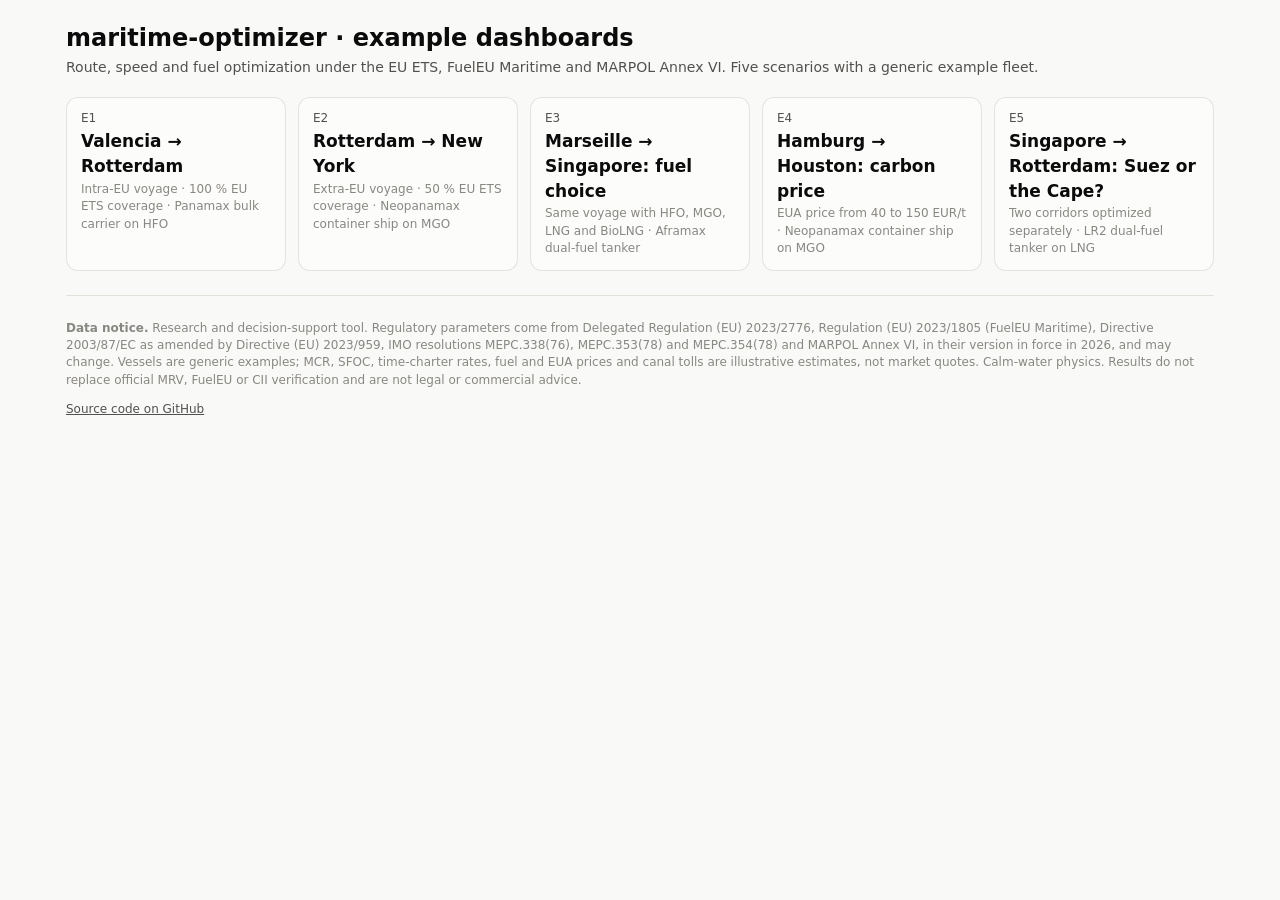
<file: examples/dashboards/index.html>
<!doctype html>
<html lang="en"><head><meta charset="utf-8"><meta name="viewport" content="width=device-width,initial-scale=1">
<title>maritime-optimizer dashboards</title><style>
:root{color-scheme:light;--page:#f9f9f7;--surface:#fcfcfb;--ink:#0b0b0b;--ink2:#52514e;--muted:#898781;
--grid:#e1e0d9;--border:rgba(11,11,11,0.10);--good:#0ca30c;--bad:#d03b3b;--warn:#ec835a}
@media (prefers-color-scheme:dark){:root:where(:not([data-theme="light"])){color-scheme:dark;
--page:#0d0d0d;--surface:#1a1a19;--ink:#f0efec;--ink2:#c3c2b7;--muted:#898781;--grid:#2c2c2a;--border:rgba(255,255,255,0.10)}}
:root[data-theme="dark"]{color-scheme:dark;--page:#0d0d0d;--surface:#1a1a19;--ink:#f0efec;--ink2:#c3c2b7;
--muted:#898781;--grid:#2c2c2a;--border:rgba(255,255,255,0.10)}
*{box-sizing:border-box}
body{margin:0;background:var(--page);color:var(--ink);font:14px/1.45 system-ui,-apple-system,"Segoe UI",sans-serif}
.wrap{max-width:1180px;margin:0 auto;padding:24px 16px 40px}
header{display:flex;flex-wrap:wrap;gap:12px;align-items:flex-start;justify-content:space-between}
h1{font-size:24px;line-height:1.2;margin:0 0 4px;font-weight:650}
.sub{color:var(--ink2);margin:0}
nav{display:flex;gap:6px;flex-wrap:wrap;align-items:center}
nav a,nav button{font:inherit;font-size:13px;color:var(--ink2);text-decoration:none;padding:4px 10px;
border:1px solid var(--border);border-radius:999px;background:var(--surface);cursor:pointer}
nav a[aria-current]{color:var(--ink);font-weight:600;border-color:var(--ink2)}
.tiles{display:grid;grid-template-columns:repeat(auto-fit,minmax(126px,1fr));gap:12px;margin:20px 0}
.tile{background:var(--surface);border:1px solid var(--border);border-radius:12px;padding:12px 14px}
.tile .label{color:var(--ink2);font-size:12px}
.tile .value{font-size:22px;font-weight:600;margin-top:2px}
.tile.hero{grid-column:span 2}
.tile.hero .value{font-size:34px}
.tile .note{color:var(--muted);font-size:12px;margin-top:2px}
.status{display:inline-flex;align-items:center;gap:6px}
.status i{font-style:normal;width:18px;height:18px;border-radius:50%;display:inline-grid;place-items:center;
color:#fff;font-size:12px;font-weight:700}
.status.good i{background:var(--good)} .status.bad i{background:var(--bad)}
.grid{display:grid;grid-template-columns:repeat(auto-fit,minmax(min(100%,520px),1fr));gap:16px}
.card{background:var(--surface);border:1px solid var(--border);border-radius:12px;padding:14px 16px;min-width:0}
.card.wide{grid-column:1/-1}
.card .plotly-graph-div{width:100%!important;max-width:100%}
.card h2{font-size:15px;margin:0 0 2px;font-weight:600}
.card p.cap{color:var(--ink2);margin:0 0 8px;font-size:13px}
details{margin-top:6px}
summary{cursor:pointer;color:var(--ink2);font-size:12px}
table{border-collapse:collapse;width:100%;margin-top:6px;font-size:12px;font-variant-numeric:tabular-nums}
th,td{text-align:right;padding:4px 6px;border-bottom:1px solid var(--grid)}
th:first-child,td:first-child{text-align:left}
th{color:var(--ink2);font-weight:600}
.tablewrap{overflow-x:auto}
footer{margin-top:24px;color:var(--muted);font-size:12px;border-top:1px solid var(--grid);padding-top:12px}
footer a{color:var(--ink2)}

a.tile{color:inherit;text-decoration:none} a.tile:hover{border-color:var(--ink2)}</style></head>
<body><div class="wrap"><h1>maritime-optimizer · example dashboards</h1>
<p class="sub">Route, speed and fuel optimization under the EU ETS, FuelEU Maritime and MARPOL Annex VI.
Five scenarios with a generic example fleet.</p>
<div class="tiles" style="grid-template-columns:repeat(auto-fit,minmax(220px,1fr))"><a class="tile" href="e1.html"><div class="label">E1</div><div class="value" style="font-size:17px">Valencia → Rotterdam</div><div class="note">Intra-EU voyage · 100 % EU ETS coverage · Panamax bulk carrier on HFO</div></a><a class="tile" href="e2.html"><div class="label">E2</div><div class="value" style="font-size:17px">Rotterdam → New York</div><div class="note">Extra-EU voyage · 50 % EU ETS coverage · Neopanamax container ship on MGO</div></a><a class="tile" href="e3.html"><div class="label">E3</div><div class="value" style="font-size:17px">Marseille → Singapore: fuel choice</div><div class="note">Same voyage with HFO, MGO, LNG and BioLNG · Aframax dual-fuel tanker</div></a><a class="tile" href="e4.html"><div class="label">E4</div><div class="value" style="font-size:17px">Hamburg → Houston: carbon price</div><div class="note">EUA price from 40 to 150 EUR/t · Neopanamax container ship on MGO</div></a><a class="tile" href="e5.html"><div class="label">E5</div><div class="value" style="font-size:17px">Singapore → Rotterdam: Suez or the Cape?</div><div class="note">Two corridors optimized separately · LR2 dual-fuel tanker on LNG</div></a></div>
<footer><p><strong>Data notice.</strong> Research and decision-support tool. Regulatory parameters come from Delegated Regulation (EU) 2023/2776, Regulation (EU) 2023/1805 (FuelEU Maritime), Directive 2003/87/EC as amended by Directive (EU) 2023/959, IMO resolutions MEPC.338(76), MEPC.353(78) and MEPC.354(78) and MARPOL Annex VI, in their version in force in 2026, and may change. Vessels are generic examples; MCR, SFOC, time-charter rates, fuel and EUA prices and canal tolls are illustrative estimates, not market quotes. Calm-water physics. Results do not replace official MRV, FuelEU or CII verification and are not legal or commercial advice.</p>
<p><a href="https://github.com/alejandrovinuesa/maritime-optimizer">Source code on GitHub</a></p></footer>
</div></body></html>
</file>
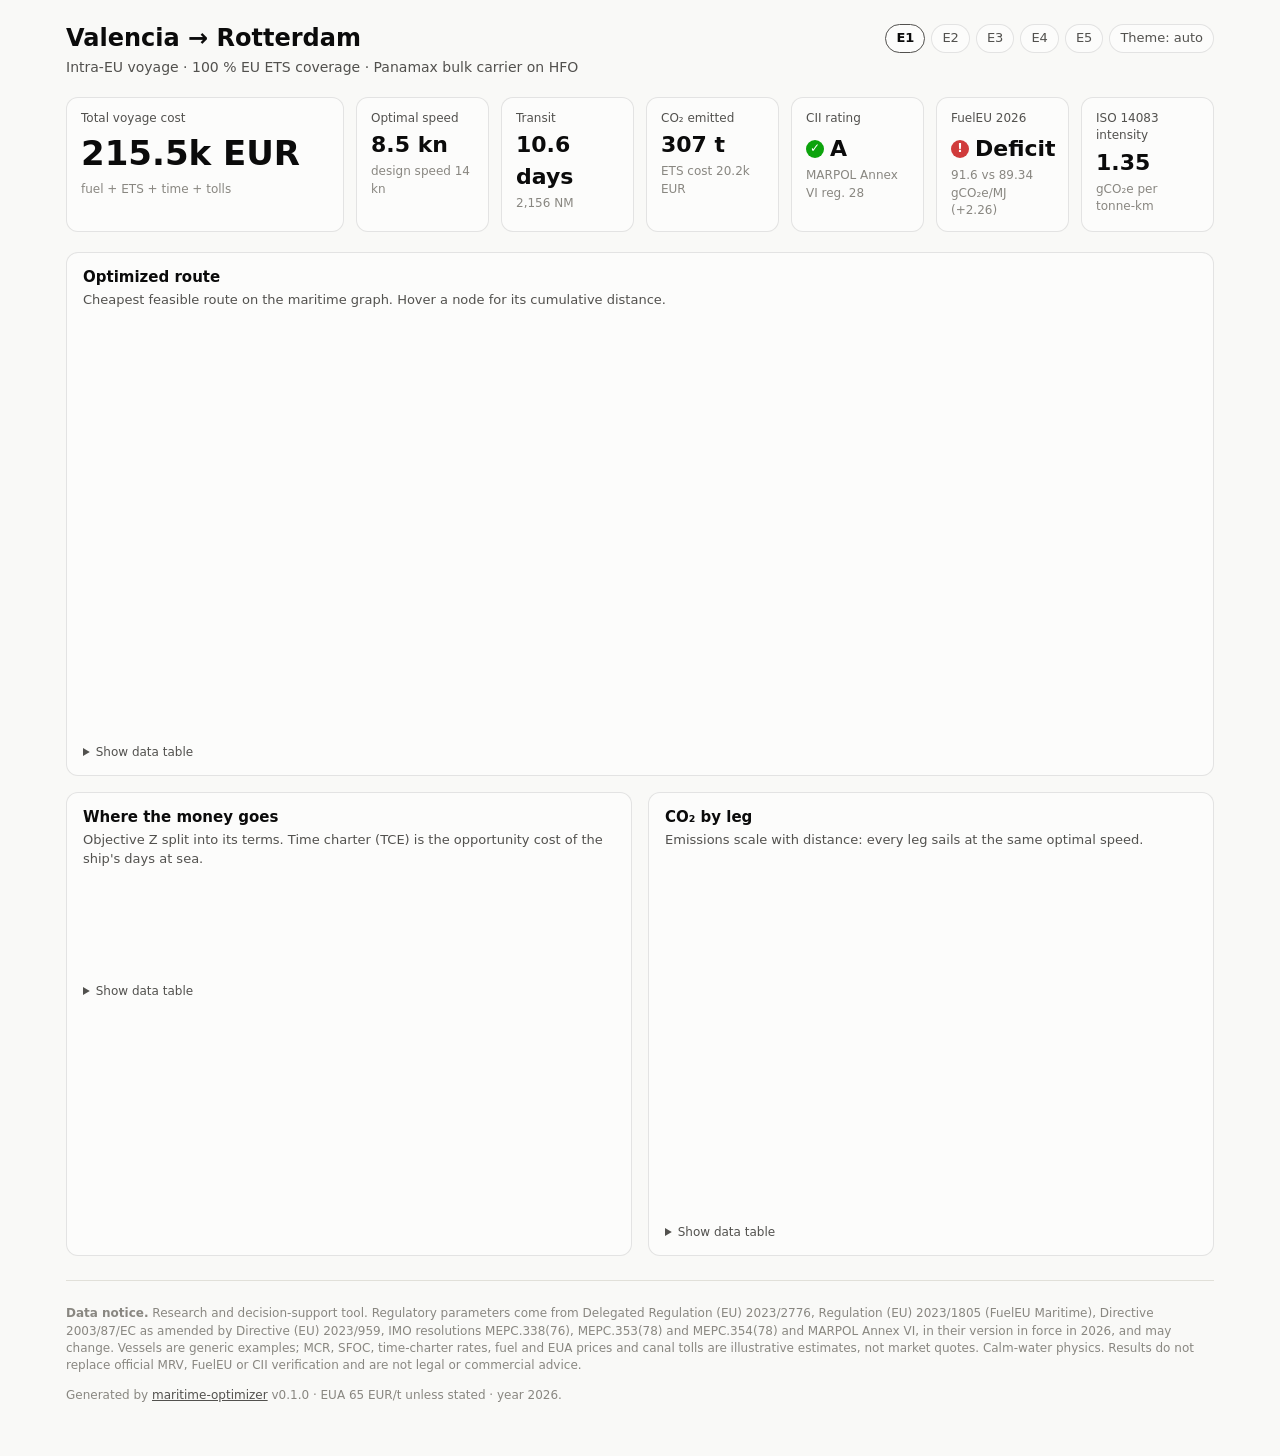
<file: examples/dashboards/e1.html>
<!doctype html>
<html lang="en"><head><meta charset="utf-8"><meta name="viewport" content="width=device-width,initial-scale=1">
<title>E1 · Valencia → Rotterdam</title>
<script src="https://cdn.plot.ly/plotly-4.1.1.min.js"></script>
<style>
:root{color-scheme:light;--page:#f9f9f7;--surface:#fcfcfb;--ink:#0b0b0b;--ink2:#52514e;--muted:#898781;
--grid:#e1e0d9;--border:rgba(11,11,11,0.10);--good:#0ca30c;--bad:#d03b3b;--warn:#ec835a}
@media (prefers-color-scheme:dark){:root:where(:not([data-theme="light"])){color-scheme:dark;
--page:#0d0d0d;--surface:#1a1a19;--ink:#f0efec;--ink2:#c3c2b7;--muted:#898781;--grid:#2c2c2a;--border:rgba(255,255,255,0.10)}}
:root[data-theme="dark"]{color-scheme:dark;--page:#0d0d0d;--surface:#1a1a19;--ink:#f0efec;--ink2:#c3c2b7;
--muted:#898781;--grid:#2c2c2a;--border:rgba(255,255,255,0.10)}
*{box-sizing:border-box}
body{margin:0;background:var(--page);color:var(--ink);font:14px/1.45 system-ui,-apple-system,"Segoe UI",sans-serif}
.wrap{max-width:1180px;margin:0 auto;padding:24px 16px 40px}
header{display:flex;flex-wrap:wrap;gap:12px;align-items:flex-start;justify-content:space-between}
h1{font-size:24px;line-height:1.2;margin:0 0 4px;font-weight:650}
.sub{color:var(--ink2);margin:0}
nav{display:flex;gap:6px;flex-wrap:wrap;align-items:center}
nav a,nav button{font:inherit;font-size:13px;color:var(--ink2);text-decoration:none;padding:4px 10px;
border:1px solid var(--border);border-radius:999px;background:var(--surface);cursor:pointer}
nav a[aria-current]{color:var(--ink);font-weight:600;border-color:var(--ink2)}
.tiles{display:grid;grid-template-columns:repeat(auto-fit,minmax(126px,1fr));gap:12px;margin:20px 0}
.tile{background:var(--surface);border:1px solid var(--border);border-radius:12px;padding:12px 14px}
.tile .label{color:var(--ink2);font-size:12px}
.tile .value{font-size:22px;font-weight:600;margin-top:2px}
.tile.hero{grid-column:span 2}
.tile.hero .value{font-size:34px}
.tile .note{color:var(--muted);font-size:12px;margin-top:2px}
.status{display:inline-flex;align-items:center;gap:6px}
.status i{font-style:normal;width:18px;height:18px;border-radius:50%;display:inline-grid;place-items:center;
color:#fff;font-size:12px;font-weight:700}
.status.good i{background:var(--good)} .status.bad i{background:var(--bad)}
.grid{display:grid;grid-template-columns:repeat(auto-fit,minmax(min(100%,520px),1fr));gap:16px}
.card{background:var(--surface);border:1px solid var(--border);border-radius:12px;padding:14px 16px;min-width:0}
.card.wide{grid-column:1/-1}
.card .plotly-graph-div{width:100%!important;max-width:100%}
.card h2{font-size:15px;margin:0 0 2px;font-weight:600}
.card p.cap{color:var(--ink2);margin:0 0 8px;font-size:13px}
details{margin-top:6px}
summary{cursor:pointer;color:var(--ink2);font-size:12px}
table{border-collapse:collapse;width:100%;margin-top:6px;font-size:12px;font-variant-numeric:tabular-nums}
th,td{text-align:right;padding:4px 6px;border-bottom:1px solid var(--grid)}
th:first-child,td:first-child{text-align:left}
th{color:var(--ink2);font-weight:600}
.tablewrap{overflow-x:auto}
footer{margin-top:24px;color:var(--muted);font-size:12px;border-top:1px solid var(--grid);padding-top:12px}
footer a{color:var(--ink2)}
</style></head>
<body><div class="wrap">
<header><div><h1>Valencia → Rotterdam</h1><p class="sub">Intra-EU voyage · 100 % EU ETS coverage · Panamax bulk carrier on HFO</p></div>
<nav aria-label="Scenarios"><a href="e1.html" aria-current=page>E1</a><a href="e2.html">E2</a><a href="e3.html">E3</a><a href="e4.html">E4</a><a href="e5.html">E5</a><button id="theme" type="button" onclick="cycleTheme()">Theme: auto</button></nav>
</header>
<div class="tiles"><div class="tile hero"><div class="label">Total voyage cost</div><div class="value">215.5k EUR</div><div class="note">fuel + ETS + time + tolls</div></div><div class="tile"><div class="label">Optimal speed</div><div class="value">8.5 kn</div><div class="note">design speed 14 kn</div></div><div class="tile"><div class="label">Transit</div><div class="value">10.6 days</div><div class="note">2,156 NM</div></div><div class="tile"><div class="label">CO₂ emitted</div><div class="value">307 t</div><div class="note">ETS cost 20.2k EUR</div></div><div class="tile"><div class="label">CII rating</div><div class="value"><span class="status good"><i aria-hidden="true">✓</i>A</span></div><div class="note">MARPOL Annex VI reg. 28</div></div><div class="tile"><div class="label">FuelEU 2026</div><div class="value"><span class="status bad"><i aria-hidden="true">!</i>Deficit</span></div><div class="note">91.6 vs 89.34 gCO₂e/MJ (+2.26)</div></div><div class="tile"><div class="label">ISO 14083 intensity</div><div class="value">1.35</div><div class="note">gCO₂e per tonne-km</div></div></div>
<div class="grid"><section class="card wide"><h2>Optimized route</h2><p class="cap">Cheapest feasible route on the maritime graph. Hover a node for its cumulative distance.</p><div style="height:420px; width:100%;">                            <div id="map" class="plotly-graph-div" style="height:100%; width:100%;"></div>            <script>                window.PLOTLYENV=window.PLOTLYENV || {};                                if (document.getElementById("map")) {                    Plotly.newPlot(                        "map",                        [{"hoverinfo":"skip","lat":[39.45,38.97612077089284,38.50000000000001,37.74298720425575,36.97616675461003,36.2,36.172503495811355,36.127,36.236438172828,36.33512721251205,36.42300093027755,36.50000000000001,37.375780598127015,38.251060093844444,39.12581001603296,40.0,40.85733284879575,41.71327968403212,42.56776012184683,43.42068818597977,44.27197180873678,45.121512280147535,45.969203639173124,46.8149320000198,47.658574805706465,48.5,48.95317436602287,49.3923785015592,49.817140365235495,50.22698382536031,50.62143020505599,51.00000000000001,51.46271792852004,51.905],"line":{"color":"#2a78d6","dash":"solid","width":2},"lon":[-0.325,0.1909377009327773,0.7000000000000001,-0.388590489489742,-1.4549979200045253,-2.5,-3.972185315999702,-5.443,-6.578010492791357,-7.716046375608756,-8.856810879908888,-10.000000000000002,-10.241130238507903,-10.487956766218138,-10.740799684619319,-11.0,-10.60452395989195,-10.19868490753453,-9.78190008472217,-9.3535481884837,-8.912966151946907,-8.459445622383228,-7.992229105538245,-7.510505742276923,-7.0134066802759145,-6.500000000000001,-5.240069549274129,-3.957400285107611,-2.6519724158364846,-1.323834643203433,0.026890258290391433,1.4000000000000001,2.934632665419353,4.5],"meta":{"slot":0},"mode":"lines","name":"Optimal route","opacity":1.0,"type":"scattergeo"},{"hoverinfo":"text","hovertext":["\u003cb\u003eValencia\u003c\u002fb\u003e (port)\u003cbr\u003eOptimal route\u003cbr\u003e0 NM from origin","\u003cb\u003eBalearic Sea\u003c\u002fb\u003e (waypoint)\u003cbr\u003eOptimal route\u003cbr\u003e86 NM from origin","\u003cb\u003eAlboran Sea\u003c\u002fb\u003e (waypoint)\u003cbr\u003eOptimal route\u003cbr\u003e322 NM from origin","\u003cb\u003eAlgeciras\u003c\u002fb\u003e (port)\u003cbr\u003eOptimal route\u003cbr\u003e486 NM from origin","\u003cb\u003eCape St. Vincent\u003c\u002fb\u003e (waypoint)\u003cbr\u003eOptimal route\u003cbr\u003e741 NM from origin","\u003cb\u003eWest of Iberia\u003c\u002fb\u003e (waypoint)\u003cbr\u003eOptimal route\u003cbr\u003e989 NM from origin","\u003cb\u003eUshant\u003c\u002fb\u003e (waypoint)\u003cbr\u003eOptimal route\u003cbr\u003e1,616 NM from origin","\u003cb\u003eStrait of Dover\u003c\u002fb\u003e (canal\u002fstrait)\u003cbr\u003eOptimal route\u003cbr\u003e2,009 NM from origin","\u003cb\u003eRotterdam\u003c\u002fb\u003e (port)\u003cbr\u003eOptimal route\u003cbr\u003e2,156 NM from origin"],"lat":[39.45,38.5,36.2,36.127,36.5,40.0,48.5,51.0,51.905],"lon":[-0.325,0.7,-2.5,-5.443,-10.0,-11.0,-6.5,1.4,4.5],"marker":{"opacity":0,"size":14},"mode":"markers","showlegend":false,"type":"scattergeo"},{"hoverinfo":"text","hovertext":["Valencia (origin)","Algeciras","Strait of Dover","Rotterdam (destination)"],"lat":[39.45,36.127,51.0,51.905],"lon":[-0.325,-5.443,1.4,4.5],"marker":{"color":"#52514e","line":{"color":"#fcfcfb","width":2},"size":[16,9,9,16],"symbol":["circle","circle","circle","circle-open-dot"]},"meta":{"role":"nodes"},"mode":"markers+text","showlegend":false,"text":["\u003cb\u003eValencia\u003c\u002fb\u003e","","","\u003cb\u003eRotterdam\u003c\u002fb\u003e"],"textfont":{"color":"#52514e","size":13},"textposition":"top center","type":"scattergeo"}],                        {"template":{"data":{"histogram2dcontour":[{"type":"histogram2dcontour","colorbar":{"outlinewidth":0,"ticks":""},"colorscale":[[0.0,"#0d0887"],[0.1111111111111111,"#46039f"],[0.2222222222222222,"#7201a8"],[0.3333333333333333,"#9c179e"],[0.4444444444444444,"#bd3786"],[0.5555555555555556,"#d8576b"],[0.6666666666666666,"#ed7953"],[0.7777777777777778,"#fb9f3a"],[0.8888888888888888,"#fdca26"],[1.0,"#f0f921"]]}],"choropleth":[{"type":"choropleth","colorbar":{"outlinewidth":0,"ticks":""}}],"histogram2d":[{"type":"histogram2d","colorbar":{"outlinewidth":0,"ticks":""},"colorscale":[[0.0,"#0d0887"],[0.1111111111111111,"#46039f"],[0.2222222222222222,"#7201a8"],[0.3333333333333333,"#9c179e"],[0.4444444444444444,"#bd3786"],[0.5555555555555556,"#d8576b"],[0.6666666666666666,"#ed7953"],[0.7777777777777778,"#fb9f3a"],[0.8888888888888888,"#fdca26"],[1.0,"#f0f921"]]}],"heatmap":[{"type":"heatmap","colorbar":{"outlinewidth":0,"ticks":""},"colorscale":[[0.0,"#0d0887"],[0.1111111111111111,"#46039f"],[0.2222222222222222,"#7201a8"],[0.3333333333333333,"#9c179e"],[0.4444444444444444,"#bd3786"],[0.5555555555555556,"#d8576b"],[0.6666666666666666,"#ed7953"],[0.7777777777777778,"#fb9f3a"],[0.8888888888888888,"#fdca26"],[1.0,"#f0f921"]]}],"contourcarpet":[{"type":"contourcarpet","colorbar":{"outlinewidth":0,"ticks":""}}],"contour":[{"type":"contour","colorbar":{"outlinewidth":0,"ticks":""},"colorscale":[[0.0,"#0d0887"],[0.1111111111111111,"#46039f"],[0.2222222222222222,"#7201a8"],[0.3333333333333333,"#9c179e"],[0.4444444444444444,"#bd3786"],[0.5555555555555556,"#d8576b"],[0.6666666666666666,"#ed7953"],[0.7777777777777778,"#fb9f3a"],[0.8888888888888888,"#fdca26"],[1.0,"#f0f921"]]}],"surface":[{"type":"surface","colorbar":{"outlinewidth":0,"ticks":""},"colorscale":[[0.0,"#0d0887"],[0.1111111111111111,"#46039f"],[0.2222222222222222,"#7201a8"],[0.3333333333333333,"#9c179e"],[0.4444444444444444,"#bd3786"],[0.5555555555555556,"#d8576b"],[0.6666666666666666,"#ed7953"],[0.7777777777777778,"#fb9f3a"],[0.8888888888888888,"#fdca26"],[1.0,"#f0f921"]]}],"mesh3d":[{"type":"mesh3d","colorbar":{"outlinewidth":0,"ticks":""}}],"scatter":[{"fillpattern":{"fillmode":"overlay","size":10,"solidity":0.2},"type":"scatter"}],"parcoords":[{"type":"parcoords","line":{"colorbar":{"outlinewidth":0,"ticks":""}}}],"scatterpolargl":[{"type":"scatterpolargl","marker":{"colorbar":{"outlinewidth":0,"ticks":""}}}],"bar":[{"error_x":{"color":"#2a3f5f"},"error_y":{"color":"#2a3f5f"},"marker":{"line":{"color":"#E5ECF6","width":0.5},"pattern":{"fillmode":"overlay","size":10,"solidity":0.2}},"type":"bar"}],"scattergeo":[{"type":"scattergeo","marker":{"colorbar":{"outlinewidth":0,"ticks":""}}}],"scatterpolar":[{"type":"scatterpolar","marker":{"colorbar":{"outlinewidth":0,"ticks":""}}}],"histogram":[{"marker":{"pattern":{"fillmode":"overlay","size":10,"solidity":0.2}},"type":"histogram"}],"scattergl":[{"type":"scattergl","marker":{"colorbar":{"outlinewidth":0,"ticks":""}}}],"scatter3d":[{"type":"scatter3d","line":{"colorbar":{"outlinewidth":0,"ticks":""}},"marker":{"colorbar":{"outlinewidth":0,"ticks":""}}}],"scattermap":[{"type":"scattermap","marker":{"colorbar":{"outlinewidth":0,"ticks":""}}}],"scatterternary":[{"type":"scatterternary","marker":{"colorbar":{"outlinewidth":0,"ticks":""}}}],"scattercarpet":[{"type":"scattercarpet","marker":{"colorbar":{"outlinewidth":0,"ticks":""}}}],"carpet":[{"aaxis":{"endlinecolor":"#2a3f5f","gridcolor":"white","linecolor":"white","minorgridcolor":"white","startlinecolor":"#2a3f5f"},"baxis":{"endlinecolor":"#2a3f5f","gridcolor":"white","linecolor":"white","minorgridcolor":"white","startlinecolor":"#2a3f5f"},"type":"carpet"}],"table":[{"cells":{"fill":{"color":"#EBF0F8"},"line":{"color":"white"}},"header":{"fill":{"color":"#C8D4E3"},"line":{"color":"white"}},"type":"table"}],"barpolar":[{"marker":{"line":{"color":"#E5ECF6","width":0.5},"pattern":{"fillmode":"overlay","size":10,"solidity":0.2}},"type":"barpolar"}],"pie":[{"automargin":true,"type":"pie"}]},"layout":{"autotypenumbers":"strict","colorway":["#636efa","#EF553B","#00cc96","#ab63fa","#FFA15A","#19d3f3","#FF6692","#B6E880","#FF97FF","#FECB52"],"font":{"color":"#2a3f5f"},"hovermode":"closest","hoverlabel":{"align":"left"},"paper_bgcolor":"white","plot_bgcolor":"#E5ECF6","polar":{"bgcolor":"#E5ECF6","angularaxis":{"gridcolor":"white","linecolor":"white","ticks":""},"radialaxis":{"gridcolor":"white","linecolor":"white","ticks":""}},"ternary":{"bgcolor":"#E5ECF6","aaxis":{"gridcolor":"white","linecolor":"white","ticks":""},"baxis":{"gridcolor":"white","linecolor":"white","ticks":""},"caxis":{"gridcolor":"white","linecolor":"white","ticks":""}},"coloraxis":{"colorbar":{"outlinewidth":0,"ticks":""}},"colorscale":{"sequential":[[0.0,"#0d0887"],[0.1111111111111111,"#46039f"],[0.2222222222222222,"#7201a8"],[0.3333333333333333,"#9c179e"],[0.4444444444444444,"#bd3786"],[0.5555555555555556,"#d8576b"],[0.6666666666666666,"#ed7953"],[0.7777777777777778,"#fb9f3a"],[0.8888888888888888,"#fdca26"],[1.0,"#f0f921"]],"sequentialminus":[[0.0,"#0d0887"],[0.1111111111111111,"#46039f"],[0.2222222222222222,"#7201a8"],[0.3333333333333333,"#9c179e"],[0.4444444444444444,"#bd3786"],[0.5555555555555556,"#d8576b"],[0.6666666666666666,"#ed7953"],[0.7777777777777778,"#fb9f3a"],[0.8888888888888888,"#fdca26"],[1.0,"#f0f921"]],"diverging":[[0,"#8e0152"],[0.1,"#c51b7d"],[0.2,"#de77ae"],[0.3,"#f1b6da"],[0.4,"#fde0ef"],[0.5,"#f7f7f7"],[0.6,"#e6f5d0"],[0.7,"#b8e186"],[0.8,"#7fbc41"],[0.9,"#4d9221"],[1,"#276419"]]},"xaxis":{"gridcolor":"white","linecolor":"white","ticks":"","title":{"standoff":15},"zerolinecolor":"white","automargin":true,"zerolinewidth":2},"yaxis":{"gridcolor":"white","linecolor":"white","ticks":"","title":{"standoff":15},"zerolinecolor":"white","automargin":true,"zerolinewidth":2},"scene":{"xaxis":{"backgroundcolor":"#E5ECF6","gridcolor":"white","linecolor":"white","showbackground":true,"ticks":"","zerolinecolor":"white","gridwidth":2},"yaxis":{"backgroundcolor":"#E5ECF6","gridcolor":"white","linecolor":"white","showbackground":true,"ticks":"","zerolinecolor":"white","gridwidth":2},"zaxis":{"backgroundcolor":"#E5ECF6","gridcolor":"white","linecolor":"white","showbackground":true,"ticks":"","zerolinecolor":"white","gridwidth":2}},"shapedefaults":{"line":{"color":"#2a3f5f"}},"annotationdefaults":{"arrowcolor":"#2a3f5f","arrowhead":0,"arrowwidth":1},"geo":{"bgcolor":"white","landcolor":"#E5ECF6","subunitcolor":"white","showland":true,"showlakes":true,"lakecolor":"white"},"title":{"x":0.05}}},"geo":{"projection":{"type":"natural earth"},"lonaxis":{"range":[-36.7614,30.261400000000002]},"lataxis":{"range":[31.127000000000002,56.90500000000001]},"showcountries":false,"showframe":false,"showland":true,"landcolor":"#e9e8e2","showocean":true,"oceancolor":"#fcfcfb","showlakes":true,"lakecolor":"#fcfcfb","showcoastlines":true,"coastlinecolor":"#c3c2b7","coastlinewidth":0.5,"bgcolor":"rgba(0,0,0,0)"},"margin":{"l":0,"r":0,"t":0,"b":0},"font":{"family":"system-ui, -apple-system, \"Segoe UI\", sans-serif","color":"#52514e","size":12},"hoverlabel":{"font":{"family":"system-ui, -apple-system, \"Segoe UI\", sans-serif","size":12}},"xaxis":{"tickfont":{"color":"#898781","size":11},"title":{"font":{"color":"#52514e","size":12}},"gridcolor":"#e1e0d9","linecolor":"#c3c2b7","zeroline":false,"showline":true,"ticks":""},"yaxis":{"tickfont":{"color":"#898781","size":11},"title":{"font":{"color":"#52514e","size":12}},"gridcolor":"#e1e0d9","linecolor":"#c3c2b7","zeroline":false,"showline":true,"ticks":""},"legend":{"font":{"color":"#52514e"},"orientation":"h","yanchor":"bottom","y":1.0,"x":0,"traceorder":"normal"},"height":420,"paper_bgcolor":"rgba(0,0,0,0)","plot_bgcolor":"rgba(0,0,0,0)","barcornerradius":4,"separators":".\u2009","showlegend":false},                        {"displayModeBar": false, "responsive": true}                    )                };            </script>        </div><details><summary>Show data table</summary><div class="tablewrap"><table><thead><tr><th>Route</th><th>Nodes</th><th>Distance NM</th><th>Days</th></tr></thead><tbody><tr><td>Optimal route</td><td>Valencia → Balearic Sea → Alboran Sea → Algeciras → Cape St. Vincent → West of Iberia → Ushant → Strait of Dover → Rotterdam</td><td>2,156</td><td>10.6</td></tr></tbody></table></div></details></section><section class="card"><h2>Where the money goes</h2><p class="cap">Objective Z split into its terms. Time charter (TCE) is the opportunity cost of the ship's days at sea.</p><div style="height:100px; width:100%;">                            <div id="cost" class="plotly-graph-div" style="height:100%; width:100%;"></div>            <script>                window.PLOTLYENV=window.PLOTLYENV || {};                                if (document.getElementById("cost")) {                    Plotly.newPlot(                        "cost",                        [{"customdata":[["51.2k EUR",23.762587184873443]],"hovertemplate":"\u003cb\u003e%{y}\u003c\u002fb\u003e\u003cbr\u003eFuel: %{customdata[0]} (%{customdata[1]:.0f} %)\u003cextra\u003e\u003c\u002fextra\u003e","marker":{"color":"#eb6834","line":{"color":"#fcfcfb","width":2}},"meta":{"slot":1},"name":"Fuel","orientation":"h","x":[51204.49209142557],"y":["This voyage"],"type":"bar"},{"customdata":[["20.2k EUR",9.395429940559149]],"hovertemplate":"\u003cb\u003e%{y}\u003c\u002fb\u003e\u003cbr\u003eEU ETS: %{customdata[0]} (%{customdata[1]:.0f} %)\u003cextra\u003e\u003c\u002fextra\u003e","marker":{"color":"#e87ba4","line":{"color":"#fcfcfb","width":2}},"meta":{"slot":4},"name":"EU ETS","orientation":"h","x":[20245.616116798526],"y":["This voyage"],"type":"bar"},{"customdata":[["144.0k EUR",66.84198287456742]],"hovertemplate":"\u003cb\u003e%{y}\u003c\u002fb\u003e\u003cbr\u003eTime charter: %{customdata[0]} (%{customdata[1]:.0f} %)\u003cextra\u003e\u003c\u002fextra\u003e","marker":{"color":"#1baf7a","line":{"color":"#fcfcfb","width":2}},"meta":{"slot":2},"name":"Time charter","orientation":"h","x":[144033.54974978155],"y":["This voyage"],"type":"bar"}],                        {"template":{"data":{"histogram2dcontour":[{"type":"histogram2dcontour","colorbar":{"outlinewidth":0,"ticks":""},"colorscale":[[0.0,"#0d0887"],[0.1111111111111111,"#46039f"],[0.2222222222222222,"#7201a8"],[0.3333333333333333,"#9c179e"],[0.4444444444444444,"#bd3786"],[0.5555555555555556,"#d8576b"],[0.6666666666666666,"#ed7953"],[0.7777777777777778,"#fb9f3a"],[0.8888888888888888,"#fdca26"],[1.0,"#f0f921"]]}],"choropleth":[{"type":"choropleth","colorbar":{"outlinewidth":0,"ticks":""}}],"histogram2d":[{"type":"histogram2d","colorbar":{"outlinewidth":0,"ticks":""},"colorscale":[[0.0,"#0d0887"],[0.1111111111111111,"#46039f"],[0.2222222222222222,"#7201a8"],[0.3333333333333333,"#9c179e"],[0.4444444444444444,"#bd3786"],[0.5555555555555556,"#d8576b"],[0.6666666666666666,"#ed7953"],[0.7777777777777778,"#fb9f3a"],[0.8888888888888888,"#fdca26"],[1.0,"#f0f921"]]}],"heatmap":[{"type":"heatmap","colorbar":{"outlinewidth":0,"ticks":""},"colorscale":[[0.0,"#0d0887"],[0.1111111111111111,"#46039f"],[0.2222222222222222,"#7201a8"],[0.3333333333333333,"#9c179e"],[0.4444444444444444,"#bd3786"],[0.5555555555555556,"#d8576b"],[0.6666666666666666,"#ed7953"],[0.7777777777777778,"#fb9f3a"],[0.8888888888888888,"#fdca26"],[1.0,"#f0f921"]]}],"contourcarpet":[{"type":"contourcarpet","colorbar":{"outlinewidth":0,"ticks":""}}],"contour":[{"type":"contour","colorbar":{"outlinewidth":0,"ticks":""},"colorscale":[[0.0,"#0d0887"],[0.1111111111111111,"#46039f"],[0.2222222222222222,"#7201a8"],[0.3333333333333333,"#9c179e"],[0.4444444444444444,"#bd3786"],[0.5555555555555556,"#d8576b"],[0.6666666666666666,"#ed7953"],[0.7777777777777778,"#fb9f3a"],[0.8888888888888888,"#fdca26"],[1.0,"#f0f921"]]}],"surface":[{"type":"surface","colorbar":{"outlinewidth":0,"ticks":""},"colorscale":[[0.0,"#0d0887"],[0.1111111111111111,"#46039f"],[0.2222222222222222,"#7201a8"],[0.3333333333333333,"#9c179e"],[0.4444444444444444,"#bd3786"],[0.5555555555555556,"#d8576b"],[0.6666666666666666,"#ed7953"],[0.7777777777777778,"#fb9f3a"],[0.8888888888888888,"#fdca26"],[1.0,"#f0f921"]]}],"mesh3d":[{"type":"mesh3d","colorbar":{"outlinewidth":0,"ticks":""}}],"scatter":[{"fillpattern":{"fillmode":"overlay","size":10,"solidity":0.2},"type":"scatter"}],"parcoords":[{"type":"parcoords","line":{"colorbar":{"outlinewidth":0,"ticks":""}}}],"scatterpolargl":[{"type":"scatterpolargl","marker":{"colorbar":{"outlinewidth":0,"ticks":""}}}],"bar":[{"error_x":{"color":"#2a3f5f"},"error_y":{"color":"#2a3f5f"},"marker":{"line":{"color":"#E5ECF6","width":0.5},"pattern":{"fillmode":"overlay","size":10,"solidity":0.2}},"type":"bar"}],"scattergeo":[{"type":"scattergeo","marker":{"colorbar":{"outlinewidth":0,"ticks":""}}}],"scatterpolar":[{"type":"scatterpolar","marker":{"colorbar":{"outlinewidth":0,"ticks":""}}}],"histogram":[{"marker":{"pattern":{"fillmode":"overlay","size":10,"solidity":0.2}},"type":"histogram"}],"scattergl":[{"type":"scattergl","marker":{"colorbar":{"outlinewidth":0,"ticks":""}}}],"scatter3d":[{"type":"scatter3d","line":{"colorbar":{"outlinewidth":0,"ticks":""}},"marker":{"colorbar":{"outlinewidth":0,"ticks":""}}}],"scattermap":[{"type":"scattermap","marker":{"colorbar":{"outlinewidth":0,"ticks":""}}}],"scatterternary":[{"type":"scatterternary","marker":{"colorbar":{"outlinewidth":0,"ticks":""}}}],"scattercarpet":[{"type":"scattercarpet","marker":{"colorbar":{"outlinewidth":0,"ticks":""}}}],"carpet":[{"aaxis":{"endlinecolor":"#2a3f5f","gridcolor":"white","linecolor":"white","minorgridcolor":"white","startlinecolor":"#2a3f5f"},"baxis":{"endlinecolor":"#2a3f5f","gridcolor":"white","linecolor":"white","minorgridcolor":"white","startlinecolor":"#2a3f5f"},"type":"carpet"}],"table":[{"cells":{"fill":{"color":"#EBF0F8"},"line":{"color":"white"}},"header":{"fill":{"color":"#C8D4E3"},"line":{"color":"white"}},"type":"table"}],"barpolar":[{"marker":{"line":{"color":"#E5ECF6","width":0.5},"pattern":{"fillmode":"overlay","size":10,"solidity":0.2}},"type":"barpolar"}],"pie":[{"automargin":true,"type":"pie"}]},"layout":{"autotypenumbers":"strict","colorway":["#636efa","#EF553B","#00cc96","#ab63fa","#FFA15A","#19d3f3","#FF6692","#B6E880","#FF97FF","#FECB52"],"font":{"color":"#2a3f5f"},"hovermode":"closest","hoverlabel":{"align":"left"},"paper_bgcolor":"white","plot_bgcolor":"#E5ECF6","polar":{"bgcolor":"#E5ECF6","angularaxis":{"gridcolor":"white","linecolor":"white","ticks":""},"radialaxis":{"gridcolor":"white","linecolor":"white","ticks":""}},"ternary":{"bgcolor":"#E5ECF6","aaxis":{"gridcolor":"white","linecolor":"white","ticks":""},"baxis":{"gridcolor":"white","linecolor":"white","ticks":""},"caxis":{"gridcolor":"white","linecolor":"white","ticks":""}},"coloraxis":{"colorbar":{"outlinewidth":0,"ticks":""}},"colorscale":{"sequential":[[0.0,"#0d0887"],[0.1111111111111111,"#46039f"],[0.2222222222222222,"#7201a8"],[0.3333333333333333,"#9c179e"],[0.4444444444444444,"#bd3786"],[0.5555555555555556,"#d8576b"],[0.6666666666666666,"#ed7953"],[0.7777777777777778,"#fb9f3a"],[0.8888888888888888,"#fdca26"],[1.0,"#f0f921"]],"sequentialminus":[[0.0,"#0d0887"],[0.1111111111111111,"#46039f"],[0.2222222222222222,"#7201a8"],[0.3333333333333333,"#9c179e"],[0.4444444444444444,"#bd3786"],[0.5555555555555556,"#d8576b"],[0.6666666666666666,"#ed7953"],[0.7777777777777778,"#fb9f3a"],[0.8888888888888888,"#fdca26"],[1.0,"#f0f921"]],"diverging":[[0,"#8e0152"],[0.1,"#c51b7d"],[0.2,"#de77ae"],[0.3,"#f1b6da"],[0.4,"#fde0ef"],[0.5,"#f7f7f7"],[0.6,"#e6f5d0"],[0.7,"#b8e186"],[0.8,"#7fbc41"],[0.9,"#4d9221"],[1,"#276419"]]},"xaxis":{"gridcolor":"white","linecolor":"white","ticks":"","title":{"standoff":15},"zerolinecolor":"white","automargin":true,"zerolinewidth":2},"yaxis":{"gridcolor":"white","linecolor":"white","ticks":"","title":{"standoff":15},"zerolinecolor":"white","automargin":true,"zerolinewidth":2},"scene":{"xaxis":{"backgroundcolor":"#E5ECF6","gridcolor":"white","linecolor":"white","showbackground":true,"ticks":"","zerolinecolor":"white","gridwidth":2},"yaxis":{"backgroundcolor":"#E5ECF6","gridcolor":"white","linecolor":"white","showbackground":true,"ticks":"","zerolinecolor":"white","gridwidth":2},"zaxis":{"backgroundcolor":"#E5ECF6","gridcolor":"white","linecolor":"white","showbackground":true,"ticks":"","zerolinecolor":"white","gridwidth":2}},"shapedefaults":{"line":{"color":"#2a3f5f"}},"annotationdefaults":{"arrowcolor":"#2a3f5f","arrowhead":0,"arrowwidth":1},"geo":{"bgcolor":"white","landcolor":"#E5ECF6","subunitcolor":"white","showland":true,"showlakes":true,"lakecolor":"white"},"title":{"x":0.05}}},"annotations":[{"font":{"color":"#0b0b0b","size":12},"showarrow":false,"text":"215.5k EUR","x":215483.65795800564,"xanchor":"left","xshift":6,"y":"This voyage"}],"margin":{"l":8,"r":90,"t":36,"b":8},"font":{"family":"system-ui, -apple-system, \"Segoe UI\", sans-serif","color":"#52514e","size":12},"hoverlabel":{"font":{"family":"system-ui, -apple-system, \"Segoe UI\", sans-serif","size":12}},"xaxis":{"tickfont":{"color":"#898781","size":11},"title":{"font":{"color":"#52514e","size":12}},"gridcolor":"#e1e0d9","linecolor":"#c3c2b7","zeroline":false,"showline":false,"ticks":"","tickformat":"~s","ticksuffix":" EUR"},"yaxis":{"tickfont":{"color":"#898781","size":11},"title":{"font":{"color":"#52514e","size":12}},"gridcolor":"#e1e0d9","linecolor":"#c3c2b7","zeroline":false,"showline":true,"ticks":"","autorange":"reversed","showgrid":false},"legend":{"font":{"color":"#52514e"},"orientation":"h","yanchor":"bottom","y":1.0,"x":0,"traceorder":"normal"},"height":100,"paper_bgcolor":"rgba(0,0,0,0)","plot_bgcolor":"rgba(0,0,0,0)","barcornerradius":4,"separators":".\u2009","showlegend":true,"barmode":"stack","bargap":0.5},                        {"displayModeBar": false, "responsive": true}                    )                };            </script>        </div><details><summary>Show data table</summary><div class="tablewrap"><table><thead><tr><th></th><th>Fuel EUR</th><th>EU ETS EUR</th><th>Time charter EUR</th><th>Canal tolls EUR</th><th>FuelEU penalty EUR</th><th>Total EUR</th></tr></thead><tbody><tr><td>This voyage</td><td>51,204</td><td>20,246</td><td>144,034</td><td>0</td><td>0</td><td>215,484</td></tr></tbody></table></div></details></section><section class="card"><h2>CO₂ by leg</h2><p class="cap">Emissions scale with distance: every leg sails at the same optimal speed.</p><div style="height:360px; width:100%;">                            <div id="legs" class="plotly-graph-div" style="height:100%; width:100%;"></div>            <script>                window.PLOTLYENV=window.PLOTLYENV || {};                                if (document.getElementById("legs")) {                    Plotly.newPlot(                        "legs",                        [{"cliponaxis":false,"hovertemplate":"\u003cb\u003e%{y}\u003c\u002fb\u003e\u003cbr\u003e%{x:,.0f} t\u003cextra\u003e\u003c\u002fextra\u003e","marker":{"color":"#2a78d6","line":{"color":"#fcfcfb","width":2}},"meta":{"slot":0},"orientation":"h","text":["12 t","34 t","23 t","36 t","35 t","89 t","56 t","21 t"],"textfont":{"color":"#0b0b0b"},"textposition":"outside","x":[12.177302575146063,33.676009748707486,23.344601010002595,36.24441745031993,35.22719519766463,89.23781164186816,55.78022693045119,20.94856693179998],"y":["Valencia \u2192 Balearic Sea","Balearic Sea \u2192 Alboran Sea","Alboran Sea \u2192 Algeciras","Algeciras \u2192 Cape St. Vincent","Cape St. Vincent \u2192 West of Iberia","West of Iberia \u2192 Ushant","Ushant \u2192 Strait of Dover","Strait of Dover \u2192 Rotterdam"],"type":"bar"}],                        {"template":{"data":{"histogram2dcontour":[{"type":"histogram2dcontour","colorbar":{"outlinewidth":0,"ticks":""},"colorscale":[[0.0,"#0d0887"],[0.1111111111111111,"#46039f"],[0.2222222222222222,"#7201a8"],[0.3333333333333333,"#9c179e"],[0.4444444444444444,"#bd3786"],[0.5555555555555556,"#d8576b"],[0.6666666666666666,"#ed7953"],[0.7777777777777778,"#fb9f3a"],[0.8888888888888888,"#fdca26"],[1.0,"#f0f921"]]}],"choropleth":[{"type":"choropleth","colorbar":{"outlinewidth":0,"ticks":""}}],"histogram2d":[{"type":"histogram2d","colorbar":{"outlinewidth":0,"ticks":""},"colorscale":[[0.0,"#0d0887"],[0.1111111111111111,"#46039f"],[0.2222222222222222,"#7201a8"],[0.3333333333333333,"#9c179e"],[0.4444444444444444,"#bd3786"],[0.5555555555555556,"#d8576b"],[0.6666666666666666,"#ed7953"],[0.7777777777777778,"#fb9f3a"],[0.8888888888888888,"#fdca26"],[1.0,"#f0f921"]]}],"heatmap":[{"type":"heatmap","colorbar":{"outlinewidth":0,"ticks":""},"colorscale":[[0.0,"#0d0887"],[0.1111111111111111,"#46039f"],[0.2222222222222222,"#7201a8"],[0.3333333333333333,"#9c179e"],[0.4444444444444444,"#bd3786"],[0.5555555555555556,"#d8576b"],[0.6666666666666666,"#ed7953"],[0.7777777777777778,"#fb9f3a"],[0.8888888888888888,"#fdca26"],[1.0,"#f0f921"]]}],"contourcarpet":[{"type":"contourcarpet","colorbar":{"outlinewidth":0,"ticks":""}}],"contour":[{"type":"contour","colorbar":{"outlinewidth":0,"ticks":""},"colorscale":[[0.0,"#0d0887"],[0.1111111111111111,"#46039f"],[0.2222222222222222,"#7201a8"],[0.3333333333333333,"#9c179e"],[0.4444444444444444,"#bd3786"],[0.5555555555555556,"#d8576b"],[0.6666666666666666,"#ed7953"],[0.7777777777777778,"#fb9f3a"],[0.8888888888888888,"#fdca26"],[1.0,"#f0f921"]]}],"surface":[{"type":"surface","colorbar":{"outlinewidth":0,"ticks":""},"colorscale":[[0.0,"#0d0887"],[0.1111111111111111,"#46039f"],[0.2222222222222222,"#7201a8"],[0.3333333333333333,"#9c179e"],[0.4444444444444444,"#bd3786"],[0.5555555555555556,"#d8576b"],[0.6666666666666666,"#ed7953"],[0.7777777777777778,"#fb9f3a"],[0.8888888888888888,"#fdca26"],[1.0,"#f0f921"]]}],"mesh3d":[{"type":"mesh3d","colorbar":{"outlinewidth":0,"ticks":""}}],"scatter":[{"fillpattern":{"fillmode":"overlay","size":10,"solidity":0.2},"type":"scatter"}],"parcoords":[{"type":"parcoords","line":{"colorbar":{"outlinewidth":0,"ticks":""}}}],"scatterpolargl":[{"type":"scatterpolargl","marker":{"colorbar":{"outlinewidth":0,"ticks":""}}}],"bar":[{"error_x":{"color":"#2a3f5f"},"error_y":{"color":"#2a3f5f"},"marker":{"line":{"color":"#E5ECF6","width":0.5},"pattern":{"fillmode":"overlay","size":10,"solidity":0.2}},"type":"bar"}],"scattergeo":[{"type":"scattergeo","marker":{"colorbar":{"outlinewidth":0,"ticks":""}}}],"scatterpolar":[{"type":"scatterpolar","marker":{"colorbar":{"outlinewidth":0,"ticks":""}}}],"histogram":[{"marker":{"pattern":{"fillmode":"overlay","size":10,"solidity":0.2}},"type":"histogram"}],"scattergl":[{"type":"scattergl","marker":{"colorbar":{"outlinewidth":0,"ticks":""}}}],"scatter3d":[{"type":"scatter3d","line":{"colorbar":{"outlinewidth":0,"ticks":""}},"marker":{"colorbar":{"outlinewidth":0,"ticks":""}}}],"scattermap":[{"type":"scattermap","marker":{"colorbar":{"outlinewidth":0,"ticks":""}}}],"scatterternary":[{"type":"scatterternary","marker":{"colorbar":{"outlinewidth":0,"ticks":""}}}],"scattercarpet":[{"type":"scattercarpet","marker":{"colorbar":{"outlinewidth":0,"ticks":""}}}],"carpet":[{"aaxis":{"endlinecolor":"#2a3f5f","gridcolor":"white","linecolor":"white","minorgridcolor":"white","startlinecolor":"#2a3f5f"},"baxis":{"endlinecolor":"#2a3f5f","gridcolor":"white","linecolor":"white","minorgridcolor":"white","startlinecolor":"#2a3f5f"},"type":"carpet"}],"table":[{"cells":{"fill":{"color":"#EBF0F8"},"line":{"color":"white"}},"header":{"fill":{"color":"#C8D4E3"},"line":{"color":"white"}},"type":"table"}],"barpolar":[{"marker":{"line":{"color":"#E5ECF6","width":0.5},"pattern":{"fillmode":"overlay","size":10,"solidity":0.2}},"type":"barpolar"}],"pie":[{"automargin":true,"type":"pie"}]},"layout":{"autotypenumbers":"strict","colorway":["#636efa","#EF553B","#00cc96","#ab63fa","#FFA15A","#19d3f3","#FF6692","#B6E880","#FF97FF","#FECB52"],"font":{"color":"#2a3f5f"},"hovermode":"closest","hoverlabel":{"align":"left"},"paper_bgcolor":"white","plot_bgcolor":"#E5ECF6","polar":{"bgcolor":"#E5ECF6","angularaxis":{"gridcolor":"white","linecolor":"white","ticks":""},"radialaxis":{"gridcolor":"white","linecolor":"white","ticks":""}},"ternary":{"bgcolor":"#E5ECF6","aaxis":{"gridcolor":"white","linecolor":"white","ticks":""},"baxis":{"gridcolor":"white","linecolor":"white","ticks":""},"caxis":{"gridcolor":"white","linecolor":"white","ticks":""}},"coloraxis":{"colorbar":{"outlinewidth":0,"ticks":""}},"colorscale":{"sequential":[[0.0,"#0d0887"],[0.1111111111111111,"#46039f"],[0.2222222222222222,"#7201a8"],[0.3333333333333333,"#9c179e"],[0.4444444444444444,"#bd3786"],[0.5555555555555556,"#d8576b"],[0.6666666666666666,"#ed7953"],[0.7777777777777778,"#fb9f3a"],[0.8888888888888888,"#fdca26"],[1.0,"#f0f921"]],"sequentialminus":[[0.0,"#0d0887"],[0.1111111111111111,"#46039f"],[0.2222222222222222,"#7201a8"],[0.3333333333333333,"#9c179e"],[0.4444444444444444,"#bd3786"],[0.5555555555555556,"#d8576b"],[0.6666666666666666,"#ed7953"],[0.7777777777777778,"#fb9f3a"],[0.8888888888888888,"#fdca26"],[1.0,"#f0f921"]],"diverging":[[0,"#8e0152"],[0.1,"#c51b7d"],[0.2,"#de77ae"],[0.3,"#f1b6da"],[0.4,"#fde0ef"],[0.5,"#f7f7f7"],[0.6,"#e6f5d0"],[0.7,"#b8e186"],[0.8,"#7fbc41"],[0.9,"#4d9221"],[1,"#276419"]]},"xaxis":{"gridcolor":"white","linecolor":"white","ticks":"","title":{"standoff":15},"zerolinecolor":"white","automargin":true,"zerolinewidth":2},"yaxis":{"gridcolor":"white","linecolor":"white","ticks":"","title":{"standoff":15},"zerolinecolor":"white","automargin":true,"zerolinewidth":2},"scene":{"xaxis":{"backgroundcolor":"#E5ECF6","gridcolor":"white","linecolor":"white","showbackground":true,"ticks":"","zerolinecolor":"white","gridwidth":2},"yaxis":{"backgroundcolor":"#E5ECF6","gridcolor":"white","linecolor":"white","showbackground":true,"ticks":"","zerolinecolor":"white","gridwidth":2},"zaxis":{"backgroundcolor":"#E5ECF6","gridcolor":"white","linecolor":"white","showbackground":true,"ticks":"","zerolinecolor":"white","gridwidth":2}},"shapedefaults":{"line":{"color":"#2a3f5f"}},"annotationdefaults":{"arrowcolor":"#2a3f5f","arrowhead":0,"arrowwidth":1},"geo":{"bgcolor":"white","landcolor":"#E5ECF6","subunitcolor":"white","showland":true,"showlakes":true,"lakecolor":"white"},"title":{"x":0.05}}},"margin":{"l":8,"r":24,"t":8,"b":8},"font":{"family":"system-ui, -apple-system, \"Segoe UI\", sans-serif","color":"#52514e","size":12},"hoverlabel":{"font":{"family":"system-ui, -apple-system, \"Segoe UI\", sans-serif","size":12}},"xaxis":{"tickfont":{"color":"#898781","size":11},"title":{"font":{"color":"#52514e","size":12}},"gridcolor":"#e1e0d9","linecolor":"#c3c2b7","zeroline":false,"showline":false,"ticks":"","range":[0,105.30061773740442]},"yaxis":{"tickfont":{"color":"#898781","size":11},"title":{"font":{"color":"#52514e","size":12}},"gridcolor":"#e1e0d9","linecolor":"#c3c2b7","zeroline":false,"showline":true,"ticks":"","autorange":"reversed","showgrid":false},"legend":{"font":{"color":"#52514e"},"orientation":"h","yanchor":"bottom","y":1.0,"x":0,"traceorder":"normal"},"height":360,"paper_bgcolor":"rgba(0,0,0,0)","plot_bgcolor":"rgba(0,0,0,0)","barcornerradius":4,"separators":".\u2009","showlegend":false,"bargap":0.44999999999999996},                        {"displayModeBar": false, "responsive": true}                    )                };            </script>        </div><details><summary>Show data table</summary><div class="tablewrap"><table><thead><tr><th>Leg</th><th>Distance NM</th><th>Speed kn</th><th>Fuel t</th><th>CO₂ t</th><th>ETS EUR</th></tr></thead><tbody><tr><td>Valencia → Balearic Sea</td><td>86</td><td>8.55</td><td>3.9</td><td>12.2</td><td>804</td></tr><tr><td>Balearic Sea → Alboran Sea</td><td>237</td><td>8.55</td><td>10.8</td><td>33.7</td><td>2,223</td></tr><tr><td>Alboran Sea → Algeciras</td><td>164</td><td>8.55</td><td>7.5</td><td>23.3</td><td>1,541</td></tr><tr><td>Algeciras → Cape St. Vincent</td><td>255</td><td>8.55</td><td>11.6</td><td>36.2</td><td>2,393</td></tr><tr><td>Cape St. Vincent → West of Iberia</td><td>248</td><td>8.55</td><td>11.3</td><td>35.2</td><td>2,326</td></tr><tr><td>West of Iberia → Ushant</td><td>627</td><td>8.55</td><td>28.7</td><td>89.2</td><td>5,892</td></tr><tr><td>Ushant → Strait of Dover</td><td>392</td><td>8.55</td><td>17.9</td><td>55.8</td><td>3,683</td></tr><tr><td>Strait of Dover → Rotterdam</td><td>147</td><td>8.55</td><td>6.7</td><td>20.9</td><td>1,383</td></tr></tbody></table></div></details></section></div>
<footer><p><strong>Data notice.</strong> Research and decision-support tool. Regulatory parameters come from Delegated Regulation (EU) 2023/2776, Regulation (EU) 2023/1805 (FuelEU Maritime), Directive 2003/87/EC as amended by Directive (EU) 2023/959, IMO resolutions MEPC.338(76), MEPC.353(78) and MEPC.354(78) and MARPOL Annex VI, in their version in force in 2026, and may change. Vessels are generic examples; MCR, SFOC, time-charter rates, fuel and EUA prices and canal tolls are illustrative estimates, not market quotes. Calm-water physics. Results do not replace official MRV, FuelEU or CII verification and are not legal or commercial advice.</p>
<p>Generated by <a href="https://github.com/alejandrovinuesa/maritime-optimizer">maritime-optimizer</a>
v0.1.0 · EUA 65 EUR/t unless stated · year 2026.</p></footer>
</div><script>
const PAL = {"light": {"surface": "#fcfcfb", "page": "#f9f9f7", "ink": "#0b0b0b", "ink2": "#52514e", "muted": "#898781", "grid": "#e1e0d9", "axis": "#c3c2b7", "land": "#e9e8e2", "ocean": "#fcfcfb", "coast": "#c3c2b7", "border": "rgba(11,11,11,0.10)", "series": ["#2a78d6", "#eb6834", "#1baf7a", "#b58900", "#e87ba4", "#008300", "#6250d6", "#e34948"]}, "dark": {"surface": "#1a1a19", "page": "#0d0d0d", "ink": "#f0efec", "ink2": "#c3c2b7", "muted": "#898781", "grid": "#2c2c2a", "axis": "#383835", "land": "#2c2c2a", "ocean": "#1a1a19", "coast": "#4a4a46", "border": "rgba(255,255,255,0.10)", "series": ["#3987e5", "#d95926", "#199e70", "#e2c044", "#d55181", "#008300", "#9085e9", "#e66767"]}};
function effectiveTheme(){
  const t = document.documentElement.dataset.theme;
  if (t === 'light' || t === 'dark') return t;
  return matchMedia('(prefers-color-scheme: dark)').matches ? 'dark' : 'light';
}
function paint(){
  const p = PAL[effectiveTheme()];
  document.querySelectorAll('.js-plotly-plot').forEach(gd => {
    const lay = {'font.color': p.ink2, 'hoverlabel.bgcolor': p.surface, 'hoverlabel.font.color': p.ink,
                 'legend.font.color': p.ink2};
    Object.keys(gd.layout).filter(k => /^[xy]axis/.test(k)).forEach(k => {
      lay[k + '.gridcolor'] = p.grid; lay[k + '.linecolor'] = p.axis;
      lay[k + '.tickfont.color'] = p.muted; lay[k + '.title.font.color'] = p.ink2;
    });
    if (gd.layout.geo) Object.assign(lay, {'geo.landcolor': p.land, 'geo.oceancolor': p.ocean, 'geo.lakecolor': p.ocean,
                                           'geo.coastlinecolor': p.coast});
    (gd.layout.annotations || []).forEach((a, i) => {
      lay['annotations[' + i + '].font.color'] = a.xanchor === 'left' && a.yref !== 'paper' ? p.ink : p.ink2;
    });
    (gd.layout.shapes || []).forEach((s, i) => { lay['shapes[' + i + '].line.color'] = p.ink2; });
    Plotly.relayout(gd, lay);
    gd.data.forEach((tr, i) => {
      const m = tr.meta || {};
      const up = {'marker.line.color': p.surface};
      if (m.slot !== undefined) { const c = p.series[m.slot]; up['marker.color'] = c; up['line.color'] = c; }
      if (m.role === 'nodes') { up['marker.color'] = p.ink2; up['textfont.color'] = p.ink2; }
      if (tr.type === 'bar' && tr.text) up['textfont.color'] = p.ink;
      Plotly.restyle(gd, up, [i]);
    });
  });
}
function cycleTheme(){
  const order = ['auto', 'light', 'dark'];
  const cur = document.documentElement.dataset.theme || 'auto';
  const next = order[(order.indexOf(cur) + 1) % order.length];
  if (next === 'auto') delete document.documentElement.dataset.theme;
  else document.documentElement.dataset.theme = next;
  document.getElementById('theme').textContent = 'Theme: ' + next;
  paint();
}
matchMedia('(prefers-color-scheme: dark)').addEventListener('change', paint);
window.addEventListener('load', () => {
  document.querySelectorAll('.js-plotly-plot').forEach(gd => Plotly.Plots.resize(gd));
  paint();
});
</script></body></html>
</file>
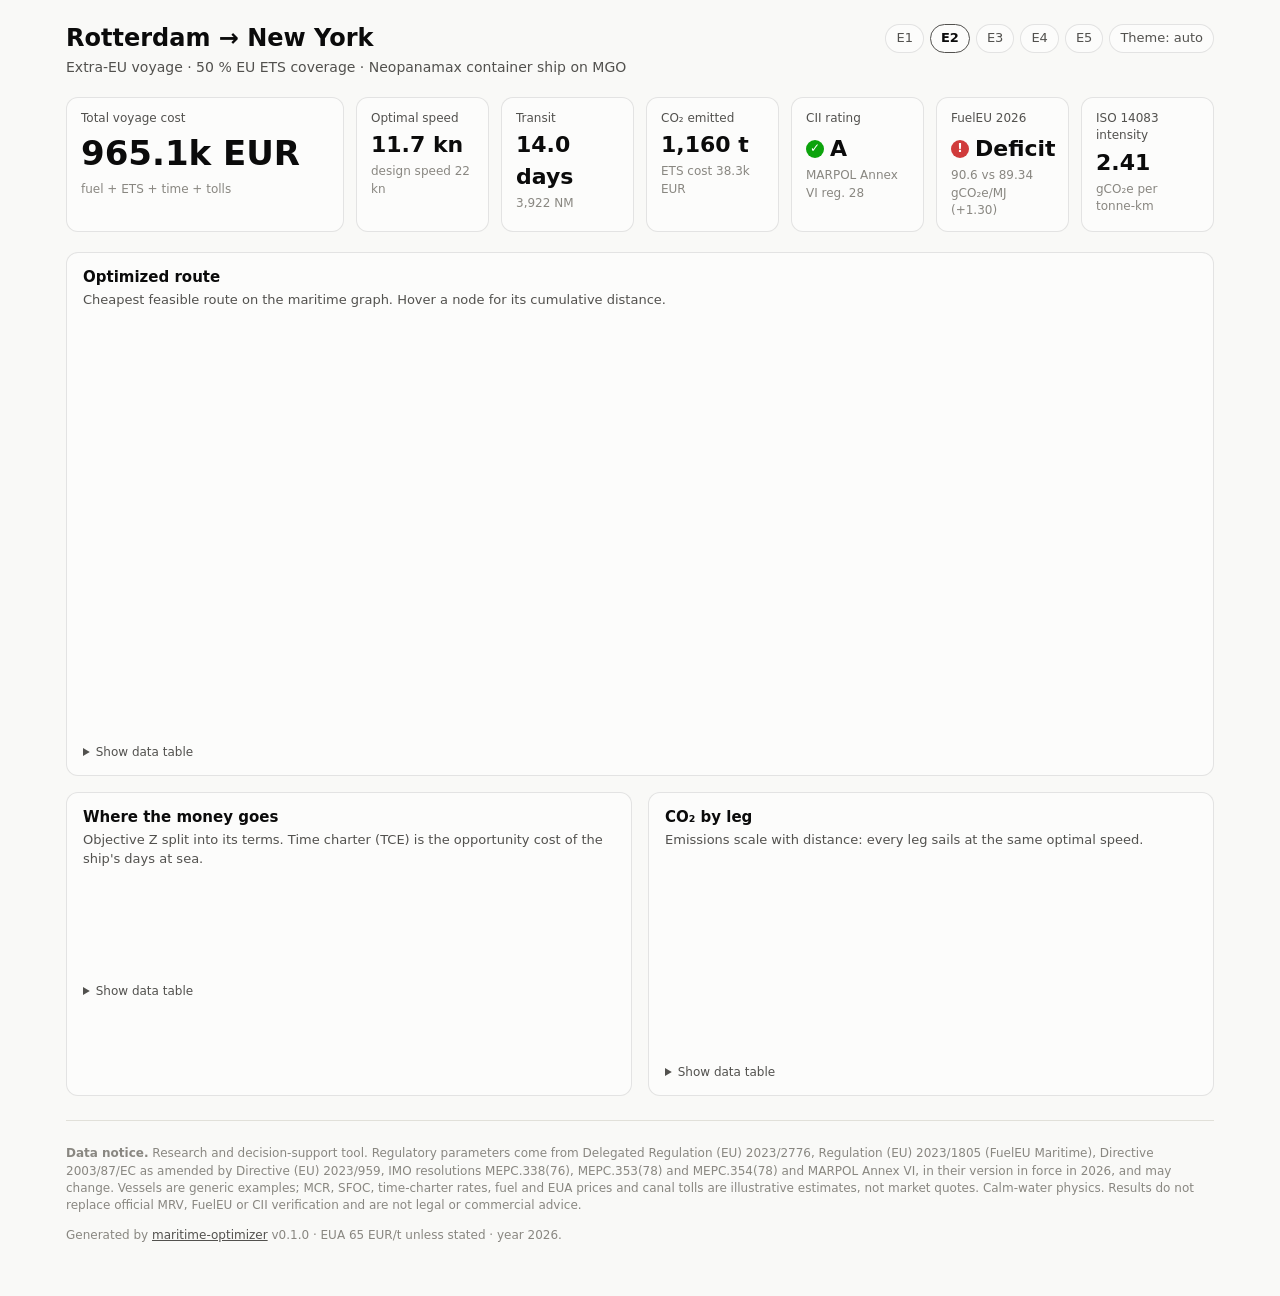
<file: examples/dashboards/e2.html>
<!doctype html>
<html lang="en"><head><meta charset="utf-8"><meta name="viewport" content="width=device-width,initial-scale=1">
<title>E2 · Rotterdam → New York</title>
<script src="https://cdn.plot.ly/plotly-4.1.1.min.js"></script>
<style>
:root{color-scheme:light;--page:#f9f9f7;--surface:#fcfcfb;--ink:#0b0b0b;--ink2:#52514e;--muted:#898781;
--grid:#e1e0d9;--border:rgba(11,11,11,0.10);--good:#0ca30c;--bad:#d03b3b;--warn:#ec835a}
@media (prefers-color-scheme:dark){:root:where(:not([data-theme="light"])){color-scheme:dark;
--page:#0d0d0d;--surface:#1a1a19;--ink:#f0efec;--ink2:#c3c2b7;--muted:#898781;--grid:#2c2c2a;--border:rgba(255,255,255,0.10)}}
:root[data-theme="dark"]{color-scheme:dark;--page:#0d0d0d;--surface:#1a1a19;--ink:#f0efec;--ink2:#c3c2b7;
--muted:#898781;--grid:#2c2c2a;--border:rgba(255,255,255,0.10)}
*{box-sizing:border-box}
body{margin:0;background:var(--page);color:var(--ink);font:14px/1.45 system-ui,-apple-system,"Segoe UI",sans-serif}
.wrap{max-width:1180px;margin:0 auto;padding:24px 16px 40px}
header{display:flex;flex-wrap:wrap;gap:12px;align-items:flex-start;justify-content:space-between}
h1{font-size:24px;line-height:1.2;margin:0 0 4px;font-weight:650}
.sub{color:var(--ink2);margin:0}
nav{display:flex;gap:6px;flex-wrap:wrap;align-items:center}
nav a,nav button{font:inherit;font-size:13px;color:var(--ink2);text-decoration:none;padding:4px 10px;
border:1px solid var(--border);border-radius:999px;background:var(--surface);cursor:pointer}
nav a[aria-current]{color:var(--ink);font-weight:600;border-color:var(--ink2)}
.tiles{display:grid;grid-template-columns:repeat(auto-fit,minmax(126px,1fr));gap:12px;margin:20px 0}
.tile{background:var(--surface);border:1px solid var(--border);border-radius:12px;padding:12px 14px}
.tile .label{color:var(--ink2);font-size:12px}
.tile .value{font-size:22px;font-weight:600;margin-top:2px}
.tile.hero{grid-column:span 2}
.tile.hero .value{font-size:34px}
.tile .note{color:var(--muted);font-size:12px;margin-top:2px}
.status{display:inline-flex;align-items:center;gap:6px}
.status i{font-style:normal;width:18px;height:18px;border-radius:50%;display:inline-grid;place-items:center;
color:#fff;font-size:12px;font-weight:700}
.status.good i{background:var(--good)} .status.bad i{background:var(--bad)}
.grid{display:grid;grid-template-columns:repeat(auto-fit,minmax(min(100%,520px),1fr));gap:16px}
.card{background:var(--surface);border:1px solid var(--border);border-radius:12px;padding:14px 16px;min-width:0}
.card.wide{grid-column:1/-1}
.card .plotly-graph-div{width:100%!important;max-width:100%}
.card h2{font-size:15px;margin:0 0 2px;font-weight:600}
.card p.cap{color:var(--ink2);margin:0 0 8px;font-size:13px}
details{margin-top:6px}
summary{cursor:pointer;color:var(--ink2);font-size:12px}
table{border-collapse:collapse;width:100%;margin-top:6px;font-size:12px;font-variant-numeric:tabular-nums}
th,td{text-align:right;padding:4px 6px;border-bottom:1px solid var(--grid)}
th:first-child,td:first-child{text-align:left}
th{color:var(--ink2);font-weight:600}
.tablewrap{overflow-x:auto}
footer{margin-top:24px;color:var(--muted);font-size:12px;border-top:1px solid var(--grid);padding-top:12px}
footer a{color:var(--ink2)}
</style></head>
<body><div class="wrap">
<header><div><h1>Rotterdam → New York</h1><p class="sub">Extra-EU voyage · 50 % EU ETS coverage · Neopanamax container ship on MGO</p></div>
<nav aria-label="Scenarios"><a href="e1.html">E1</a><a href="e2.html" aria-current=page>E2</a><a href="e3.html">E3</a><a href="e4.html">E4</a><a href="e5.html">E5</a><button id="theme" type="button" onclick="cycleTheme()">Theme: auto</button></nav>
</header>
<div class="tiles"><div class="tile hero"><div class="label">Total voyage cost</div><div class="value">965.1k EUR</div><div class="note">fuel + ETS + time + tolls</div></div><div class="tile"><div class="label">Optimal speed</div><div class="value">11.7 kn</div><div class="note">design speed 22 kn</div></div><div class="tile"><div class="label">Transit</div><div class="value">14.0 days</div><div class="note">3,922 NM</div></div><div class="tile"><div class="label">CO₂ emitted</div><div class="value">1,160 t</div><div class="note">ETS cost 38.3k EUR</div></div><div class="tile"><div class="label">CII rating</div><div class="value"><span class="status good"><i aria-hidden="true">✓</i>A</span></div><div class="note">MARPOL Annex VI reg. 28</div></div><div class="tile"><div class="label">FuelEU 2026</div><div class="value"><span class="status bad"><i aria-hidden="true">!</i>Deficit</span></div><div class="note">90.6 vs 89.34 gCO₂e/MJ (+1.30)</div></div><div class="tile"><div class="label">ISO 14083 intensity</div><div class="value">2.41</div><div class="note">gCO₂e per tonne-km</div></div></div>
<div class="grid"><section class="card wide"><h2>Optimized route</h2><p class="cap">Cheapest feasible route on the maritime graph. Hover a node for its cumulative distance.</p><div style="height:420px; width:100%;">                            <div id="map" class="plotly-graph-div" style="height:100%; width:100%;"></div>            <script>                window.PLOTLYENV=window.PLOTLYENV || {};                                if (document.getElementById("map")) {                    Plotly.newPlot(                        "map",                        [{"hoverinfo":"skip","lat":[51.905,51.46271792852004,51.00000000000001,50.62143020505599,50.22698382536031,49.817140365235495,49.3923785015592,48.95317436602287,48.5,48.64894171725033,48.783123822657934,48.902397166556696,49.00662755108031,49.095696437022,49.16950157999466,49.2279575880598,49.27099639380061,49.29856763477697,49.310638937400626,49.30719610048448,49.28824317602426,49.25380244613274,49.20391429643525,49.138636987615854,49.05804632814353,48.96223525247701,48.85131331021365,48.72540607269009,48.5846544644376,48.42921402762787,48.25925412820633,48.0749571127933,47.87651742564217,47.66414069497997,47.438042797933974,47.19844891297774,46.94559256843171,46.67971469504358,46.40106269007335,46.10988949963819,45.80645272535217,45.49101376054658,45.163836960594736,44.82518885110796,44.47533737703107,44.114551194957926,43.743099010320485,43.36124896048568,42.96926804422953,42.56742159754911,42.15597281532377,41.73518231794659,41.30530776171401,40.866603491484724,40.419320233894624,39.96370482923865,39.5,39.686756636162436,39.86284678042355,40.02814851876801,40.18254589022075,40.32592923484505,40.45819553054784,40.57924871637507,40.689],"line":{"color":"#2a78d6","dash":"solid","width":2},"lon":[4.5,2.934632665419353,1.4000000000000001,0.026890258290391433,-1.3238346432034325,-2.6519724158364846,-3.9574002851076093,-5.240069549274129,-6.500000000000001,-7.8020826359271425,-9.111495940883046,-10.427538046300112,-11.749478213725837,-13.0765595659008,-14.408002091854804,-15.743005900187903,-17.080754689844483,-18.420419403317098,-19.761162023470348,-21.102139472176034,-22.442507566799215,-23.781424989342085,-25.118057222782593,-26.451580409844677,-27.781185091084854,-29.106079781718137,-30.425494349950696,-31.73868316362685,-33.04492797660323,-34.34354053129048,-35.63386485910031,-36.91527926595224,-38.18719799538156,-39.449072567013275,-40.70039279310289,-41.94068748039261,-43.169524828607635,-44.38651254046208,-45.59129766101866,-46.78356616663374,-47.96304232552051,-49.129487853196885,-50.28270088678401,-51.42251480232849,-52.54879689909032,-53.661446974124466,-54.760395809548584,-55.84560359369125,-56.91705829591401,-57.97477401335163,-59.01878930616916,-60.04916553623698,-61.06598522241774,-62.06935042397366,-63.05938116196964,-64.0362138869877,-65.0,-66.11222448678546,-67.23030895909197,-68.3539699324773,-69.4829091913907,-70.61681429792853,-71.7553591840117,-72.89820482601377,-74.045],"meta":{"slot":0},"mode":"lines","name":"Optimal route","opacity":1.0,"type":"scattergeo"},{"hoverinfo":"text","hovertext":["\u003cb\u003eRotterdam\u003c\u002fb\u003e (port)\u003cbr\u003eOptimal route\u003cbr\u003e0 NM from origin","\u003cb\u003eStrait of Dover\u003c\u002fb\u003e (canal\u002fstrait)\u003cbr\u003eOptimal route\u003cbr\u003e147 NM from origin","\u003cb\u003eUshant\u003c\u002fb\u003e (waypoint)\u003cbr\u003eOptimal route\u003cbr\u003e539 NM from origin","\u003cb\u003eWest Atlantic\u003c\u002fb\u003e (waypoint)\u003cbr\u003eOptimal route\u003cbr\u003e3,437 NM from origin","\u003cb\u003eNew York\u003c\u002fb\u003e (port)\u003cbr\u003eOptimal route\u003cbr\u003e3,922 NM from origin"],"lat":[51.905,51.0,48.5,39.5,40.689],"lon":[4.5,1.4,-6.5,-65.0,-74.045],"marker":{"opacity":0,"size":14},"mode":"markers","showlegend":false,"type":"scattergeo"},{"hoverinfo":"text","hovertext":["Rotterdam (origin)","Strait of Dover","New York (destination)"],"lat":[51.905,51.0,40.689],"lon":[4.5,1.4,-74.045],"marker":{"color":"#52514e","line":{"color":"#fcfcfb","width":2},"size":[16,9,16],"symbol":["circle","circle","circle-open-dot"]},"meta":{"role":"nodes"},"mode":"markers+text","showlegend":false,"text":["\u003cb\u003eRotterdam\u003c\u002fb\u003e","","\u003cb\u003eNew York\u003c\u002fb\u003e"],"textfont":{"color":"#52514e","size":13},"textposition":"top center","type":"scattergeo"}],                        {"template":{"data":{"histogram2dcontour":[{"type":"histogram2dcontour","colorbar":{"outlinewidth":0,"ticks":""},"colorscale":[[0.0,"#0d0887"],[0.1111111111111111,"#46039f"],[0.2222222222222222,"#7201a8"],[0.3333333333333333,"#9c179e"],[0.4444444444444444,"#bd3786"],[0.5555555555555556,"#d8576b"],[0.6666666666666666,"#ed7953"],[0.7777777777777778,"#fb9f3a"],[0.8888888888888888,"#fdca26"],[1.0,"#f0f921"]]}],"choropleth":[{"type":"choropleth","colorbar":{"outlinewidth":0,"ticks":""}}],"histogram2d":[{"type":"histogram2d","colorbar":{"outlinewidth":0,"ticks":""},"colorscale":[[0.0,"#0d0887"],[0.1111111111111111,"#46039f"],[0.2222222222222222,"#7201a8"],[0.3333333333333333,"#9c179e"],[0.4444444444444444,"#bd3786"],[0.5555555555555556,"#d8576b"],[0.6666666666666666,"#ed7953"],[0.7777777777777778,"#fb9f3a"],[0.8888888888888888,"#fdca26"],[1.0,"#f0f921"]]}],"heatmap":[{"type":"heatmap","colorbar":{"outlinewidth":0,"ticks":""},"colorscale":[[0.0,"#0d0887"],[0.1111111111111111,"#46039f"],[0.2222222222222222,"#7201a8"],[0.3333333333333333,"#9c179e"],[0.4444444444444444,"#bd3786"],[0.5555555555555556,"#d8576b"],[0.6666666666666666,"#ed7953"],[0.7777777777777778,"#fb9f3a"],[0.8888888888888888,"#fdca26"],[1.0,"#f0f921"]]}],"contourcarpet":[{"type":"contourcarpet","colorbar":{"outlinewidth":0,"ticks":""}}],"contour":[{"type":"contour","colorbar":{"outlinewidth":0,"ticks":""},"colorscale":[[0.0,"#0d0887"],[0.1111111111111111,"#46039f"],[0.2222222222222222,"#7201a8"],[0.3333333333333333,"#9c179e"],[0.4444444444444444,"#bd3786"],[0.5555555555555556,"#d8576b"],[0.6666666666666666,"#ed7953"],[0.7777777777777778,"#fb9f3a"],[0.8888888888888888,"#fdca26"],[1.0,"#f0f921"]]}],"surface":[{"type":"surface","colorbar":{"outlinewidth":0,"ticks":""},"colorscale":[[0.0,"#0d0887"],[0.1111111111111111,"#46039f"],[0.2222222222222222,"#7201a8"],[0.3333333333333333,"#9c179e"],[0.4444444444444444,"#bd3786"],[0.5555555555555556,"#d8576b"],[0.6666666666666666,"#ed7953"],[0.7777777777777778,"#fb9f3a"],[0.8888888888888888,"#fdca26"],[1.0,"#f0f921"]]}],"mesh3d":[{"type":"mesh3d","colorbar":{"outlinewidth":0,"ticks":""}}],"scatter":[{"fillpattern":{"fillmode":"overlay","size":10,"solidity":0.2},"type":"scatter"}],"parcoords":[{"type":"parcoords","line":{"colorbar":{"outlinewidth":0,"ticks":""}}}],"scatterpolargl":[{"type":"scatterpolargl","marker":{"colorbar":{"outlinewidth":0,"ticks":""}}}],"bar":[{"error_x":{"color":"#2a3f5f"},"error_y":{"color":"#2a3f5f"},"marker":{"line":{"color":"#E5ECF6","width":0.5},"pattern":{"fillmode":"overlay","size":10,"solidity":0.2}},"type":"bar"}],"scattergeo":[{"type":"scattergeo","marker":{"colorbar":{"outlinewidth":0,"ticks":""}}}],"scatterpolar":[{"type":"scatterpolar","marker":{"colorbar":{"outlinewidth":0,"ticks":""}}}],"histogram":[{"marker":{"pattern":{"fillmode":"overlay","size":10,"solidity":0.2}},"type":"histogram"}],"scattergl":[{"type":"scattergl","marker":{"colorbar":{"outlinewidth":0,"ticks":""}}}],"scatter3d":[{"type":"scatter3d","line":{"colorbar":{"outlinewidth":0,"ticks":""}},"marker":{"colorbar":{"outlinewidth":0,"ticks":""}}}],"scattermap":[{"type":"scattermap","marker":{"colorbar":{"outlinewidth":0,"ticks":""}}}],"scatterternary":[{"type":"scatterternary","marker":{"colorbar":{"outlinewidth":0,"ticks":""}}}],"scattercarpet":[{"type":"scattercarpet","marker":{"colorbar":{"outlinewidth":0,"ticks":""}}}],"carpet":[{"aaxis":{"endlinecolor":"#2a3f5f","gridcolor":"white","linecolor":"white","minorgridcolor":"white","startlinecolor":"#2a3f5f"},"baxis":{"endlinecolor":"#2a3f5f","gridcolor":"white","linecolor":"white","minorgridcolor":"white","startlinecolor":"#2a3f5f"},"type":"carpet"}],"table":[{"cells":{"fill":{"color":"#EBF0F8"},"line":{"color":"white"}},"header":{"fill":{"color":"#C8D4E3"},"line":{"color":"white"}},"type":"table"}],"barpolar":[{"marker":{"line":{"color":"#E5ECF6","width":0.5},"pattern":{"fillmode":"overlay","size":10,"solidity":0.2}},"type":"barpolar"}],"pie":[{"automargin":true,"type":"pie"}]},"layout":{"autotypenumbers":"strict","colorway":["#636efa","#EF553B","#00cc96","#ab63fa","#FFA15A","#19d3f3","#FF6692","#B6E880","#FF97FF","#FECB52"],"font":{"color":"#2a3f5f"},"hovermode":"closest","hoverlabel":{"align":"left"},"paper_bgcolor":"white","plot_bgcolor":"#E5ECF6","polar":{"bgcolor":"#E5ECF6","angularaxis":{"gridcolor":"white","linecolor":"white","ticks":""},"radialaxis":{"gridcolor":"white","linecolor":"white","ticks":""}},"ternary":{"bgcolor":"#E5ECF6","aaxis":{"gridcolor":"white","linecolor":"white","ticks":""},"baxis":{"gridcolor":"white","linecolor":"white","ticks":""},"caxis":{"gridcolor":"white","linecolor":"white","ticks":""}},"coloraxis":{"colorbar":{"outlinewidth":0,"ticks":""}},"colorscale":{"sequential":[[0.0,"#0d0887"],[0.1111111111111111,"#46039f"],[0.2222222222222222,"#7201a8"],[0.3333333333333333,"#9c179e"],[0.4444444444444444,"#bd3786"],[0.5555555555555556,"#d8576b"],[0.6666666666666666,"#ed7953"],[0.7777777777777778,"#fb9f3a"],[0.8888888888888888,"#fdca26"],[1.0,"#f0f921"]],"sequentialminus":[[0.0,"#0d0887"],[0.1111111111111111,"#46039f"],[0.2222222222222222,"#7201a8"],[0.3333333333333333,"#9c179e"],[0.4444444444444444,"#bd3786"],[0.5555555555555556,"#d8576b"],[0.6666666666666666,"#ed7953"],[0.7777777777777778,"#fb9f3a"],[0.8888888888888888,"#fdca26"],[1.0,"#f0f921"]],"diverging":[[0,"#8e0152"],[0.1,"#c51b7d"],[0.2,"#de77ae"],[0.3,"#f1b6da"],[0.4,"#fde0ef"],[0.5,"#f7f7f7"],[0.6,"#e6f5d0"],[0.7,"#b8e186"],[0.8,"#7fbc41"],[0.9,"#4d9221"],[1,"#276419"]]},"xaxis":{"gridcolor":"white","linecolor":"white","ticks":"","title":{"standoff":15},"zerolinecolor":"white","automargin":true,"zerolinewidth":2},"yaxis":{"gridcolor":"white","linecolor":"white","ticks":"","title":{"standoff":15},"zerolinecolor":"white","automargin":true,"zerolinewidth":2},"scene":{"xaxis":{"backgroundcolor":"#E5ECF6","gridcolor":"white","linecolor":"white","showbackground":true,"ticks":"","zerolinecolor":"white","gridwidth":2},"yaxis":{"backgroundcolor":"#E5ECF6","gridcolor":"white","linecolor":"white","showbackground":true,"ticks":"","zerolinecolor":"white","gridwidth":2},"zaxis":{"backgroundcolor":"#E5ECF6","gridcolor":"white","linecolor":"white","showbackground":true,"ticks":"","zerolinecolor":"white","gridwidth":2}},"shapedefaults":{"line":{"color":"#2a3f5f"}},"annotationdefaults":{"arrowcolor":"#2a3f5f","arrowhead":0,"arrowwidth":1},"geo":{"bgcolor":"white","landcolor":"#E5ECF6","subunitcolor":"white","showland":true,"showlakes":true,"lakecolor":"white"},"title":{"x":0.05}}},"geo":{"projection":{"type":"natural earth"},"lonaxis":{"range":[-78.045,8.5]},"lataxis":{"range":[29.05923076923077,62.345769230769235]},"showcountries":false,"showframe":false,"showland":true,"landcolor":"#e9e8e2","showocean":true,"oceancolor":"#fcfcfb","showlakes":true,"lakecolor":"#fcfcfb","showcoastlines":true,"coastlinecolor":"#c3c2b7","coastlinewidth":0.5,"bgcolor":"rgba(0,0,0,0)"},"margin":{"l":0,"r":0,"t":0,"b":0},"font":{"family":"system-ui, -apple-system, \"Segoe UI\", sans-serif","color":"#52514e","size":12},"hoverlabel":{"font":{"family":"system-ui, -apple-system, \"Segoe UI\", sans-serif","size":12}},"xaxis":{"tickfont":{"color":"#898781","size":11},"title":{"font":{"color":"#52514e","size":12}},"gridcolor":"#e1e0d9","linecolor":"#c3c2b7","zeroline":false,"showline":true,"ticks":""},"yaxis":{"tickfont":{"color":"#898781","size":11},"title":{"font":{"color":"#52514e","size":12}},"gridcolor":"#e1e0d9","linecolor":"#c3c2b7","zeroline":false,"showline":true,"ticks":""},"legend":{"font":{"color":"#52514e"},"orientation":"h","yanchor":"bottom","y":1.0,"x":0,"traceorder":"normal"},"height":420,"paper_bgcolor":"rgba(0,0,0,0)","plot_bgcolor":"rgba(0,0,0,0)","barcornerradius":4,"separators":".\u2009","showlegend":false},                        {"displayModeBar": false, "responsive": true}                    )                };            </script>        </div><details><summary>Show data table</summary><div class="tablewrap"><table><thead><tr><th>Route</th><th>Nodes</th><th>Distance NM</th><th>Days</th></tr></thead><tbody><tr><td>Optimal route</td><td>Rotterdam → Strait of Dover → Ushant → West Atlantic → New York</td><td>3,922</td><td>14.0</td></tr></tbody></table></div></details></section><section class="card"><h2>Where the money goes</h2><p class="cap">Objective Z split into its terms. Time charter (TCE) is the opportunity cost of the ship's days at sea.</p><div style="height:100px; width:100%;">                            <div id="cost" class="plotly-graph-div" style="height:100%; width:100%;"></div>            <script>                window.PLOTLYENV=window.PLOTLYENV || {};                                if (document.getElementById("cost")) {                    Plotly.newPlot(                        "cost",                        [{"customdata":[["282.2k EUR",29.23571891547068]],"hovertemplate":"\u003cb\u003e%{y}\u003c\u002fb\u003e\u003cbr\u003eFuel: %{customdata[0]} (%{customdata[1]:.0f} %)\u003cextra\u003e\u003c\u002fextra\u003e","marker":{"color":"#eb6834","line":{"color":"#fcfcfb","width":2}},"meta":{"slot":1},"name":"Fuel","orientation":"h","x":[282154.47828632337],"y":["This voyage"],"type":"bar"},{"customdata":[["38.3k EUR",3.9652161934061922]],"hovertemplate":"\u003cb\u003e%{y}\u003c\u002fb\u003e\u003cbr\u003eEU ETS: %{customdata[0]} (%{customdata[1]:.0f} %)\u003cextra\u003e\u003c\u002fextra\u003e","marker":{"color":"#e87ba4","line":{"color":"#fcfcfb","width":2}},"meta":{"slot":4},"name":"EU ETS","orientation":"h","x":[38268.376761242136],"y":["This voyage"],"type":"bar"},{"customdata":[["644.7k EUR",66.79906489112312]],"hovertemplate":"\u003cb\u003e%{y}\u003c\u002fb\u003e\u003cbr\u003eTime charter: %{customdata[0]} (%{customdata[1]:.0f} %)\u003cextra\u003e\u003c\u002fextra\u003e","marker":{"color":"#1baf7a","line":{"color":"#fcfcfb","width":2}},"meta":{"slot":2},"name":"Time charter","orientation":"h","x":[644679.0434284646],"y":["This voyage"],"type":"bar"}],                        {"template":{"data":{"histogram2dcontour":[{"type":"histogram2dcontour","colorbar":{"outlinewidth":0,"ticks":""},"colorscale":[[0.0,"#0d0887"],[0.1111111111111111,"#46039f"],[0.2222222222222222,"#7201a8"],[0.3333333333333333,"#9c179e"],[0.4444444444444444,"#bd3786"],[0.5555555555555556,"#d8576b"],[0.6666666666666666,"#ed7953"],[0.7777777777777778,"#fb9f3a"],[0.8888888888888888,"#fdca26"],[1.0,"#f0f921"]]}],"choropleth":[{"type":"choropleth","colorbar":{"outlinewidth":0,"ticks":""}}],"histogram2d":[{"type":"histogram2d","colorbar":{"outlinewidth":0,"ticks":""},"colorscale":[[0.0,"#0d0887"],[0.1111111111111111,"#46039f"],[0.2222222222222222,"#7201a8"],[0.3333333333333333,"#9c179e"],[0.4444444444444444,"#bd3786"],[0.5555555555555556,"#d8576b"],[0.6666666666666666,"#ed7953"],[0.7777777777777778,"#fb9f3a"],[0.8888888888888888,"#fdca26"],[1.0,"#f0f921"]]}],"heatmap":[{"type":"heatmap","colorbar":{"outlinewidth":0,"ticks":""},"colorscale":[[0.0,"#0d0887"],[0.1111111111111111,"#46039f"],[0.2222222222222222,"#7201a8"],[0.3333333333333333,"#9c179e"],[0.4444444444444444,"#bd3786"],[0.5555555555555556,"#d8576b"],[0.6666666666666666,"#ed7953"],[0.7777777777777778,"#fb9f3a"],[0.8888888888888888,"#fdca26"],[1.0,"#f0f921"]]}],"contourcarpet":[{"type":"contourcarpet","colorbar":{"outlinewidth":0,"ticks":""}}],"contour":[{"type":"contour","colorbar":{"outlinewidth":0,"ticks":""},"colorscale":[[0.0,"#0d0887"],[0.1111111111111111,"#46039f"],[0.2222222222222222,"#7201a8"],[0.3333333333333333,"#9c179e"],[0.4444444444444444,"#bd3786"],[0.5555555555555556,"#d8576b"],[0.6666666666666666,"#ed7953"],[0.7777777777777778,"#fb9f3a"],[0.8888888888888888,"#fdca26"],[1.0,"#f0f921"]]}],"surface":[{"type":"surface","colorbar":{"outlinewidth":0,"ticks":""},"colorscale":[[0.0,"#0d0887"],[0.1111111111111111,"#46039f"],[0.2222222222222222,"#7201a8"],[0.3333333333333333,"#9c179e"],[0.4444444444444444,"#bd3786"],[0.5555555555555556,"#d8576b"],[0.6666666666666666,"#ed7953"],[0.7777777777777778,"#fb9f3a"],[0.8888888888888888,"#fdca26"],[1.0,"#f0f921"]]}],"mesh3d":[{"type":"mesh3d","colorbar":{"outlinewidth":0,"ticks":""}}],"scatter":[{"fillpattern":{"fillmode":"overlay","size":10,"solidity":0.2},"type":"scatter"}],"parcoords":[{"type":"parcoords","line":{"colorbar":{"outlinewidth":0,"ticks":""}}}],"scatterpolargl":[{"type":"scatterpolargl","marker":{"colorbar":{"outlinewidth":0,"ticks":""}}}],"bar":[{"error_x":{"color":"#2a3f5f"},"error_y":{"color":"#2a3f5f"},"marker":{"line":{"color":"#E5ECF6","width":0.5},"pattern":{"fillmode":"overlay","size":10,"solidity":0.2}},"type":"bar"}],"scattergeo":[{"type":"scattergeo","marker":{"colorbar":{"outlinewidth":0,"ticks":""}}}],"scatterpolar":[{"type":"scatterpolar","marker":{"colorbar":{"outlinewidth":0,"ticks":""}}}],"histogram":[{"marker":{"pattern":{"fillmode":"overlay","size":10,"solidity":0.2}},"type":"histogram"}],"scattergl":[{"type":"scattergl","marker":{"colorbar":{"outlinewidth":0,"ticks":""}}}],"scatter3d":[{"type":"scatter3d","line":{"colorbar":{"outlinewidth":0,"ticks":""}},"marker":{"colorbar":{"outlinewidth":0,"ticks":""}}}],"scattermap":[{"type":"scattermap","marker":{"colorbar":{"outlinewidth":0,"ticks":""}}}],"scatterternary":[{"type":"scatterternary","marker":{"colorbar":{"outlinewidth":0,"ticks":""}}}],"scattercarpet":[{"type":"scattercarpet","marker":{"colorbar":{"outlinewidth":0,"ticks":""}}}],"carpet":[{"aaxis":{"endlinecolor":"#2a3f5f","gridcolor":"white","linecolor":"white","minorgridcolor":"white","startlinecolor":"#2a3f5f"},"baxis":{"endlinecolor":"#2a3f5f","gridcolor":"white","linecolor":"white","minorgridcolor":"white","startlinecolor":"#2a3f5f"},"type":"carpet"}],"table":[{"cells":{"fill":{"color":"#EBF0F8"},"line":{"color":"white"}},"header":{"fill":{"color":"#C8D4E3"},"line":{"color":"white"}},"type":"table"}],"barpolar":[{"marker":{"line":{"color":"#E5ECF6","width":0.5},"pattern":{"fillmode":"overlay","size":10,"solidity":0.2}},"type":"barpolar"}],"pie":[{"automargin":true,"type":"pie"}]},"layout":{"autotypenumbers":"strict","colorway":["#636efa","#EF553B","#00cc96","#ab63fa","#FFA15A","#19d3f3","#FF6692","#B6E880","#FF97FF","#FECB52"],"font":{"color":"#2a3f5f"},"hovermode":"closest","hoverlabel":{"align":"left"},"paper_bgcolor":"white","plot_bgcolor":"#E5ECF6","polar":{"bgcolor":"#E5ECF6","angularaxis":{"gridcolor":"white","linecolor":"white","ticks":""},"radialaxis":{"gridcolor":"white","linecolor":"white","ticks":""}},"ternary":{"bgcolor":"#E5ECF6","aaxis":{"gridcolor":"white","linecolor":"white","ticks":""},"baxis":{"gridcolor":"white","linecolor":"white","ticks":""},"caxis":{"gridcolor":"white","linecolor":"white","ticks":""}},"coloraxis":{"colorbar":{"outlinewidth":0,"ticks":""}},"colorscale":{"sequential":[[0.0,"#0d0887"],[0.1111111111111111,"#46039f"],[0.2222222222222222,"#7201a8"],[0.3333333333333333,"#9c179e"],[0.4444444444444444,"#bd3786"],[0.5555555555555556,"#d8576b"],[0.6666666666666666,"#ed7953"],[0.7777777777777778,"#fb9f3a"],[0.8888888888888888,"#fdca26"],[1.0,"#f0f921"]],"sequentialminus":[[0.0,"#0d0887"],[0.1111111111111111,"#46039f"],[0.2222222222222222,"#7201a8"],[0.3333333333333333,"#9c179e"],[0.4444444444444444,"#bd3786"],[0.5555555555555556,"#d8576b"],[0.6666666666666666,"#ed7953"],[0.7777777777777778,"#fb9f3a"],[0.8888888888888888,"#fdca26"],[1.0,"#f0f921"]],"diverging":[[0,"#8e0152"],[0.1,"#c51b7d"],[0.2,"#de77ae"],[0.3,"#f1b6da"],[0.4,"#fde0ef"],[0.5,"#f7f7f7"],[0.6,"#e6f5d0"],[0.7,"#b8e186"],[0.8,"#7fbc41"],[0.9,"#4d9221"],[1,"#276419"]]},"xaxis":{"gridcolor":"white","linecolor":"white","ticks":"","title":{"standoff":15},"zerolinecolor":"white","automargin":true,"zerolinewidth":2},"yaxis":{"gridcolor":"white","linecolor":"white","ticks":"","title":{"standoff":15},"zerolinecolor":"white","automargin":true,"zerolinewidth":2},"scene":{"xaxis":{"backgroundcolor":"#E5ECF6","gridcolor":"white","linecolor":"white","showbackground":true,"ticks":"","zerolinecolor":"white","gridwidth":2},"yaxis":{"backgroundcolor":"#E5ECF6","gridcolor":"white","linecolor":"white","showbackground":true,"ticks":"","zerolinecolor":"white","gridwidth":2},"zaxis":{"backgroundcolor":"#E5ECF6","gridcolor":"white","linecolor":"white","showbackground":true,"ticks":"","zerolinecolor":"white","gridwidth":2}},"shapedefaults":{"line":{"color":"#2a3f5f"}},"annotationdefaults":{"arrowcolor":"#2a3f5f","arrowhead":0,"arrowwidth":1},"geo":{"bgcolor":"white","landcolor":"#E5ECF6","subunitcolor":"white","showland":true,"showlakes":true,"lakecolor":"white"},"title":{"x":0.05}}},"annotations":[{"font":{"color":"#0b0b0b","size":12},"showarrow":false,"text":"965.1k EUR","x":965101.8984760301,"xanchor":"left","xshift":6,"y":"This voyage"}],"margin":{"l":8,"r":90,"t":36,"b":8},"font":{"family":"system-ui, -apple-system, \"Segoe UI\", sans-serif","color":"#52514e","size":12},"hoverlabel":{"font":{"family":"system-ui, -apple-system, \"Segoe UI\", sans-serif","size":12}},"xaxis":{"tickfont":{"color":"#898781","size":11},"title":{"font":{"color":"#52514e","size":12}},"gridcolor":"#e1e0d9","linecolor":"#c3c2b7","zeroline":false,"showline":false,"ticks":"","tickformat":"~s","ticksuffix":" EUR"},"yaxis":{"tickfont":{"color":"#898781","size":11},"title":{"font":{"color":"#52514e","size":12}},"gridcolor":"#e1e0d9","linecolor":"#c3c2b7","zeroline":false,"showline":true,"ticks":"","autorange":"reversed","showgrid":false},"legend":{"font":{"color":"#52514e"},"orientation":"h","yanchor":"bottom","y":1.0,"x":0,"traceorder":"normal"},"height":100,"paper_bgcolor":"rgba(0,0,0,0)","plot_bgcolor":"rgba(0,0,0,0)","barcornerradius":4,"separators":".\u2009","showlegend":true,"barmode":"stack","bargap":0.5},                        {"displayModeBar": false, "responsive": true}                    )                };            </script>        </div><details><summary>Show data table</summary><div class="tablewrap"><table><thead><tr><th></th><th>Fuel EUR</th><th>EU ETS EUR</th><th>Time charter EUR</th><th>Canal tolls EUR</th><th>FuelEU penalty EUR</th><th>Total EUR</th></tr></thead><tbody><tr><td>This voyage</td><td>282,154</td><td>38,268</td><td>644,679</td><td>0</td><td>0</td><td>965,102</td></tr></tbody></table></div></details></section><section class="card"><h2>CO₂ by leg</h2><p class="cap">Emissions scale with distance: every leg sails at the same optimal speed.</p><div style="height:200px; width:100%;">                            <div id="legs" class="plotly-graph-div" style="height:100%; width:100%;"></div>            <script>                window.PLOTLYENV=window.PLOTLYENV || {};                                if (document.getElementById("legs")) {                    Plotly.newPlot(                        "legs",                        [{"cliponaxis":false,"hovertemplate":"\u003cb\u003e%{y}\u003c\u002fb\u003e\u003cbr\u003e%{x:,.0f} t\u003cextra\u003e\u003c\u002fextra\u003e","marker":{"color":"#2a78d6","line":{"color":"#fcfcfb","width":2}},"meta":{"slot":0},"orientation":"h","text":["44 t","116 t","857 t","143 t"],"textfont":{"color":"#0b0b0b"},"textposition":"outside","x":[43.55519028177888,115.97539849986555,856.9075839144483,143.28908036282107],"y":["Rotterdam \u2192 Strait of Dover","Strait of Dover \u2192 Ushant","Ushant \u2192 West Atlantic","West Atlantic \u2192 New York"],"type":"bar"}],                        {"template":{"data":{"histogram2dcontour":[{"type":"histogram2dcontour","colorbar":{"outlinewidth":0,"ticks":""},"colorscale":[[0.0,"#0d0887"],[0.1111111111111111,"#46039f"],[0.2222222222222222,"#7201a8"],[0.3333333333333333,"#9c179e"],[0.4444444444444444,"#bd3786"],[0.5555555555555556,"#d8576b"],[0.6666666666666666,"#ed7953"],[0.7777777777777778,"#fb9f3a"],[0.8888888888888888,"#fdca26"],[1.0,"#f0f921"]]}],"choropleth":[{"type":"choropleth","colorbar":{"outlinewidth":0,"ticks":""}}],"histogram2d":[{"type":"histogram2d","colorbar":{"outlinewidth":0,"ticks":""},"colorscale":[[0.0,"#0d0887"],[0.1111111111111111,"#46039f"],[0.2222222222222222,"#7201a8"],[0.3333333333333333,"#9c179e"],[0.4444444444444444,"#bd3786"],[0.5555555555555556,"#d8576b"],[0.6666666666666666,"#ed7953"],[0.7777777777777778,"#fb9f3a"],[0.8888888888888888,"#fdca26"],[1.0,"#f0f921"]]}],"heatmap":[{"type":"heatmap","colorbar":{"outlinewidth":0,"ticks":""},"colorscale":[[0.0,"#0d0887"],[0.1111111111111111,"#46039f"],[0.2222222222222222,"#7201a8"],[0.3333333333333333,"#9c179e"],[0.4444444444444444,"#bd3786"],[0.5555555555555556,"#d8576b"],[0.6666666666666666,"#ed7953"],[0.7777777777777778,"#fb9f3a"],[0.8888888888888888,"#fdca26"],[1.0,"#f0f921"]]}],"contourcarpet":[{"type":"contourcarpet","colorbar":{"outlinewidth":0,"ticks":""}}],"contour":[{"type":"contour","colorbar":{"outlinewidth":0,"ticks":""},"colorscale":[[0.0,"#0d0887"],[0.1111111111111111,"#46039f"],[0.2222222222222222,"#7201a8"],[0.3333333333333333,"#9c179e"],[0.4444444444444444,"#bd3786"],[0.5555555555555556,"#d8576b"],[0.6666666666666666,"#ed7953"],[0.7777777777777778,"#fb9f3a"],[0.8888888888888888,"#fdca26"],[1.0,"#f0f921"]]}],"surface":[{"type":"surface","colorbar":{"outlinewidth":0,"ticks":""},"colorscale":[[0.0,"#0d0887"],[0.1111111111111111,"#46039f"],[0.2222222222222222,"#7201a8"],[0.3333333333333333,"#9c179e"],[0.4444444444444444,"#bd3786"],[0.5555555555555556,"#d8576b"],[0.6666666666666666,"#ed7953"],[0.7777777777777778,"#fb9f3a"],[0.8888888888888888,"#fdca26"],[1.0,"#f0f921"]]}],"mesh3d":[{"type":"mesh3d","colorbar":{"outlinewidth":0,"ticks":""}}],"scatter":[{"fillpattern":{"fillmode":"overlay","size":10,"solidity":0.2},"type":"scatter"}],"parcoords":[{"type":"parcoords","line":{"colorbar":{"outlinewidth":0,"ticks":""}}}],"scatterpolargl":[{"type":"scatterpolargl","marker":{"colorbar":{"outlinewidth":0,"ticks":""}}}],"bar":[{"error_x":{"color":"#2a3f5f"},"error_y":{"color":"#2a3f5f"},"marker":{"line":{"color":"#E5ECF6","width":0.5},"pattern":{"fillmode":"overlay","size":10,"solidity":0.2}},"type":"bar"}],"scattergeo":[{"type":"scattergeo","marker":{"colorbar":{"outlinewidth":0,"ticks":""}}}],"scatterpolar":[{"type":"scatterpolar","marker":{"colorbar":{"outlinewidth":0,"ticks":""}}}],"histogram":[{"marker":{"pattern":{"fillmode":"overlay","size":10,"solidity":0.2}},"type":"histogram"}],"scattergl":[{"type":"scattergl","marker":{"colorbar":{"outlinewidth":0,"ticks":""}}}],"scatter3d":[{"type":"scatter3d","line":{"colorbar":{"outlinewidth":0,"ticks":""}},"marker":{"colorbar":{"outlinewidth":0,"ticks":""}}}],"scattermap":[{"type":"scattermap","marker":{"colorbar":{"outlinewidth":0,"ticks":""}}}],"scatterternary":[{"type":"scatterternary","marker":{"colorbar":{"outlinewidth":0,"ticks":""}}}],"scattercarpet":[{"type":"scattercarpet","marker":{"colorbar":{"outlinewidth":0,"ticks":""}}}],"carpet":[{"aaxis":{"endlinecolor":"#2a3f5f","gridcolor":"white","linecolor":"white","minorgridcolor":"white","startlinecolor":"#2a3f5f"},"baxis":{"endlinecolor":"#2a3f5f","gridcolor":"white","linecolor":"white","minorgridcolor":"white","startlinecolor":"#2a3f5f"},"type":"carpet"}],"table":[{"cells":{"fill":{"color":"#EBF0F8"},"line":{"color":"white"}},"header":{"fill":{"color":"#C8D4E3"},"line":{"color":"white"}},"type":"table"}],"barpolar":[{"marker":{"line":{"color":"#E5ECF6","width":0.5},"pattern":{"fillmode":"overlay","size":10,"solidity":0.2}},"type":"barpolar"}],"pie":[{"automargin":true,"type":"pie"}]},"layout":{"autotypenumbers":"strict","colorway":["#636efa","#EF553B","#00cc96","#ab63fa","#FFA15A","#19d3f3","#FF6692","#B6E880","#FF97FF","#FECB52"],"font":{"color":"#2a3f5f"},"hovermode":"closest","hoverlabel":{"align":"left"},"paper_bgcolor":"white","plot_bgcolor":"#E5ECF6","polar":{"bgcolor":"#E5ECF6","angularaxis":{"gridcolor":"white","linecolor":"white","ticks":""},"radialaxis":{"gridcolor":"white","linecolor":"white","ticks":""}},"ternary":{"bgcolor":"#E5ECF6","aaxis":{"gridcolor":"white","linecolor":"white","ticks":""},"baxis":{"gridcolor":"white","linecolor":"white","ticks":""},"caxis":{"gridcolor":"white","linecolor":"white","ticks":""}},"coloraxis":{"colorbar":{"outlinewidth":0,"ticks":""}},"colorscale":{"sequential":[[0.0,"#0d0887"],[0.1111111111111111,"#46039f"],[0.2222222222222222,"#7201a8"],[0.3333333333333333,"#9c179e"],[0.4444444444444444,"#bd3786"],[0.5555555555555556,"#d8576b"],[0.6666666666666666,"#ed7953"],[0.7777777777777778,"#fb9f3a"],[0.8888888888888888,"#fdca26"],[1.0,"#f0f921"]],"sequentialminus":[[0.0,"#0d0887"],[0.1111111111111111,"#46039f"],[0.2222222222222222,"#7201a8"],[0.3333333333333333,"#9c179e"],[0.4444444444444444,"#bd3786"],[0.5555555555555556,"#d8576b"],[0.6666666666666666,"#ed7953"],[0.7777777777777778,"#fb9f3a"],[0.8888888888888888,"#fdca26"],[1.0,"#f0f921"]],"diverging":[[0,"#8e0152"],[0.1,"#c51b7d"],[0.2,"#de77ae"],[0.3,"#f1b6da"],[0.4,"#fde0ef"],[0.5,"#f7f7f7"],[0.6,"#e6f5d0"],[0.7,"#b8e186"],[0.8,"#7fbc41"],[0.9,"#4d9221"],[1,"#276419"]]},"xaxis":{"gridcolor":"white","linecolor":"white","ticks":"","title":{"standoff":15},"zerolinecolor":"white","automargin":true,"zerolinewidth":2},"yaxis":{"gridcolor":"white","linecolor":"white","ticks":"","title":{"standoff":15},"zerolinecolor":"white","automargin":true,"zerolinewidth":2},"scene":{"xaxis":{"backgroundcolor":"#E5ECF6","gridcolor":"white","linecolor":"white","showbackground":true,"ticks":"","zerolinecolor":"white","gridwidth":2},"yaxis":{"backgroundcolor":"#E5ECF6","gridcolor":"white","linecolor":"white","showbackground":true,"ticks":"","zerolinecolor":"white","gridwidth":2},"zaxis":{"backgroundcolor":"#E5ECF6","gridcolor":"white","linecolor":"white","showbackground":true,"ticks":"","zerolinecolor":"white","gridwidth":2}},"shapedefaults":{"line":{"color":"#2a3f5f"}},"annotationdefaults":{"arrowcolor":"#2a3f5f","arrowhead":0,"arrowwidth":1},"geo":{"bgcolor":"white","landcolor":"#E5ECF6","subunitcolor":"white","showland":true,"showlakes":true,"lakecolor":"white"},"title":{"x":0.05}}},"margin":{"l":8,"r":24,"t":8,"b":8},"font":{"family":"system-ui, -apple-system, \"Segoe UI\", sans-serif","color":"#52514e","size":12},"hoverlabel":{"font":{"family":"system-ui, -apple-system, \"Segoe UI\", sans-serif","size":12}},"xaxis":{"tickfont":{"color":"#898781","size":11},"title":{"font":{"color":"#52514e","size":12}},"gridcolor":"#e1e0d9","linecolor":"#c3c2b7","zeroline":false,"showline":false,"ticks":"","range":[0,1011.150949019049]},"yaxis":{"tickfont":{"color":"#898781","size":11},"title":{"font":{"color":"#52514e","size":12}},"gridcolor":"#e1e0d9","linecolor":"#c3c2b7","zeroline":false,"showline":true,"ticks":"","autorange":"reversed","showgrid":false},"legend":{"font":{"color":"#52514e"},"orientation":"h","yanchor":"bottom","y":1.0,"x":0,"traceorder":"normal"},"height":200,"paper_bgcolor":"rgba(0,0,0,0)","plot_bgcolor":"rgba(0,0,0,0)","barcornerradius":4,"separators":".\u2009","showlegend":false,"bargap":0.44999999999999996},                        {"displayModeBar": false, "responsive": true}                    )                };            </script>        </div><details><summary>Show data table</summary><div class="tablewrap"><table><thead><tr><th>Leg</th><th>Distance NM</th><th>Speed kn</th><th>Fuel t</th><th>CO₂ t</th><th>ETS EUR</th></tr></thead><tbody><tr><td>Rotterdam → Strait of Dover</td><td>147</td><td>11.73</td><td>13.6</td><td>43.6</td><td>1,437</td></tr><tr><td>Strait of Dover → Ushant</td><td>392</td><td>11.73</td><td>36.2</td><td>116.0</td><td>3,827</td></tr><tr><td>Ushant → West Atlantic</td><td>2,898</td><td>11.73</td><td>267.3</td><td>856.9</td><td>28,276</td></tr><tr><td>West Atlantic → New York</td><td>485</td><td>11.73</td><td>44.7</td><td>143.3</td><td>4,728</td></tr></tbody></table></div></details></section></div>
<footer><p><strong>Data notice.</strong> Research and decision-support tool. Regulatory parameters come from Delegated Regulation (EU) 2023/2776, Regulation (EU) 2023/1805 (FuelEU Maritime), Directive 2003/87/EC as amended by Directive (EU) 2023/959, IMO resolutions MEPC.338(76), MEPC.353(78) and MEPC.354(78) and MARPOL Annex VI, in their version in force in 2026, and may change. Vessels are generic examples; MCR, SFOC, time-charter rates, fuel and EUA prices and canal tolls are illustrative estimates, not market quotes. Calm-water physics. Results do not replace official MRV, FuelEU or CII verification and are not legal or commercial advice.</p>
<p>Generated by <a href="https://github.com/alejandrovinuesa/maritime-optimizer">maritime-optimizer</a>
v0.1.0 · EUA 65 EUR/t unless stated · year 2026.</p></footer>
</div><script>
const PAL = {"light": {"surface": "#fcfcfb", "page": "#f9f9f7", "ink": "#0b0b0b", "ink2": "#52514e", "muted": "#898781", "grid": "#e1e0d9", "axis": "#c3c2b7", "land": "#e9e8e2", "ocean": "#fcfcfb", "coast": "#c3c2b7", "border": "rgba(11,11,11,0.10)", "series": ["#2a78d6", "#eb6834", "#1baf7a", "#b58900", "#e87ba4", "#008300", "#6250d6", "#e34948"]}, "dark": {"surface": "#1a1a19", "page": "#0d0d0d", "ink": "#f0efec", "ink2": "#c3c2b7", "muted": "#898781", "grid": "#2c2c2a", "axis": "#383835", "land": "#2c2c2a", "ocean": "#1a1a19", "coast": "#4a4a46", "border": "rgba(255,255,255,0.10)", "series": ["#3987e5", "#d95926", "#199e70", "#e2c044", "#d55181", "#008300", "#9085e9", "#e66767"]}};
function effectiveTheme(){
  const t = document.documentElement.dataset.theme;
  if (t === 'light' || t === 'dark') return t;
  return matchMedia('(prefers-color-scheme: dark)').matches ? 'dark' : 'light';
}
function paint(){
  const p = PAL[effectiveTheme()];
  document.querySelectorAll('.js-plotly-plot').forEach(gd => {
    const lay = {'font.color': p.ink2, 'hoverlabel.bgcolor': p.surface, 'hoverlabel.font.color': p.ink,
                 'legend.font.color': p.ink2};
    Object.keys(gd.layout).filter(k => /^[xy]axis/.test(k)).forEach(k => {
      lay[k + '.gridcolor'] = p.grid; lay[k + '.linecolor'] = p.axis;
      lay[k + '.tickfont.color'] = p.muted; lay[k + '.title.font.color'] = p.ink2;
    });
    if (gd.layout.geo) Object.assign(lay, {'geo.landcolor': p.land, 'geo.oceancolor': p.ocean, 'geo.lakecolor': p.ocean,
                                           'geo.coastlinecolor': p.coast});
    (gd.layout.annotations || []).forEach((a, i) => {
      lay['annotations[' + i + '].font.color'] = a.xanchor === 'left' && a.yref !== 'paper' ? p.ink : p.ink2;
    });
    (gd.layout.shapes || []).forEach((s, i) => { lay['shapes[' + i + '].line.color'] = p.ink2; });
    Plotly.relayout(gd, lay);
    gd.data.forEach((tr, i) => {
      const m = tr.meta || {};
      const up = {'marker.line.color': p.surface};
      if (m.slot !== undefined) { const c = p.series[m.slot]; up['marker.color'] = c; up['line.color'] = c; }
      if (m.role === 'nodes') { up['marker.color'] = p.ink2; up['textfont.color'] = p.ink2; }
      if (tr.type === 'bar' && tr.text) up['textfont.color'] = p.ink;
      Plotly.restyle(gd, up, [i]);
    });
  });
}
function cycleTheme(){
  const order = ['auto', 'light', 'dark'];
  const cur = document.documentElement.dataset.theme || 'auto';
  const next = order[(order.indexOf(cur) + 1) % order.length];
  if (next === 'auto') delete document.documentElement.dataset.theme;
  else document.documentElement.dataset.theme = next;
  document.getElementById('theme').textContent = 'Theme: ' + next;
  paint();
}
matchMedia('(prefers-color-scheme: dark)').addEventListener('change', paint);
window.addEventListener('load', () => {
  document.querySelectorAll('.js-plotly-plot').forEach(gd => Plotly.Plots.resize(gd));
  paint();
});
</script></body></html>
</file>
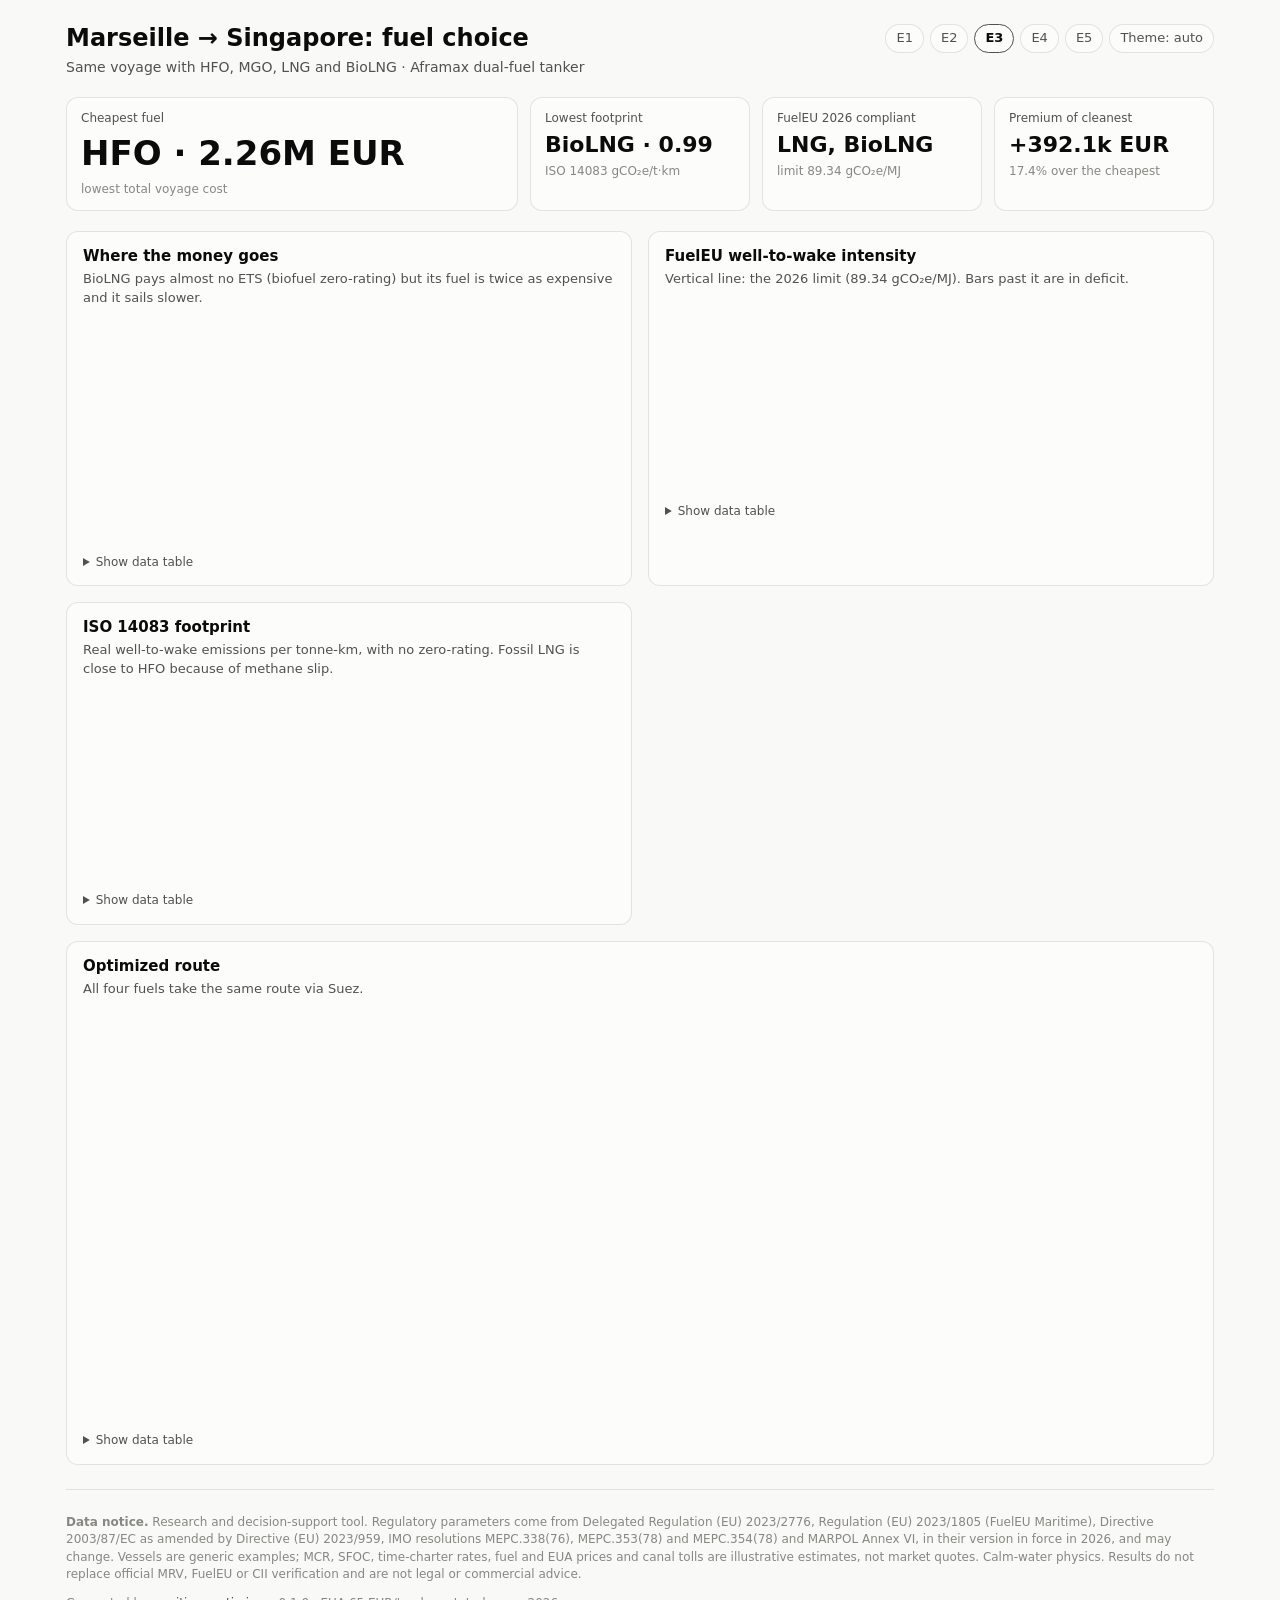
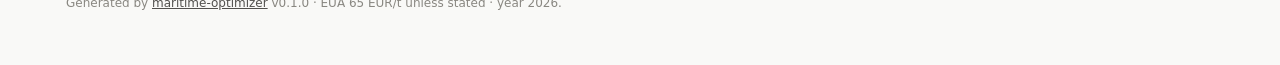
<file: examples/dashboards/e3.html>
<!doctype html>
<html lang="en"><head><meta charset="utf-8"><meta name="viewport" content="width=device-width,initial-scale=1">
<title>E3 · Marseille → Singapore: fuel choice</title>
<script src="https://cdn.plot.ly/plotly-4.1.1.min.js"></script>
<style>
:root{color-scheme:light;--page:#f9f9f7;--surface:#fcfcfb;--ink:#0b0b0b;--ink2:#52514e;--muted:#898781;
--grid:#e1e0d9;--border:rgba(11,11,11,0.10);--good:#0ca30c;--bad:#d03b3b;--warn:#ec835a}
@media (prefers-color-scheme:dark){:root:where(:not([data-theme="light"])){color-scheme:dark;
--page:#0d0d0d;--surface:#1a1a19;--ink:#f0efec;--ink2:#c3c2b7;--muted:#898781;--grid:#2c2c2a;--border:rgba(255,255,255,0.10)}}
:root[data-theme="dark"]{color-scheme:dark;--page:#0d0d0d;--surface:#1a1a19;--ink:#f0efec;--ink2:#c3c2b7;
--muted:#898781;--grid:#2c2c2a;--border:rgba(255,255,255,0.10)}
*{box-sizing:border-box}
body{margin:0;background:var(--page);color:var(--ink);font:14px/1.45 system-ui,-apple-system,"Segoe UI",sans-serif}
.wrap{max-width:1180px;margin:0 auto;padding:24px 16px 40px}
header{display:flex;flex-wrap:wrap;gap:12px;align-items:flex-start;justify-content:space-between}
h1{font-size:24px;line-height:1.2;margin:0 0 4px;font-weight:650}
.sub{color:var(--ink2);margin:0}
nav{display:flex;gap:6px;flex-wrap:wrap;align-items:center}
nav a,nav button{font:inherit;font-size:13px;color:var(--ink2);text-decoration:none;padding:4px 10px;
border:1px solid var(--border);border-radius:999px;background:var(--surface);cursor:pointer}
nav a[aria-current]{color:var(--ink);font-weight:600;border-color:var(--ink2)}
.tiles{display:grid;grid-template-columns:repeat(auto-fit,minmax(126px,1fr));gap:12px;margin:20px 0}
.tile{background:var(--surface);border:1px solid var(--border);border-radius:12px;padding:12px 14px}
.tile .label{color:var(--ink2);font-size:12px}
.tile .value{font-size:22px;font-weight:600;margin-top:2px}
.tile.hero{grid-column:span 2}
.tile.hero .value{font-size:34px}
.tile .note{color:var(--muted);font-size:12px;margin-top:2px}
.status{display:inline-flex;align-items:center;gap:6px}
.status i{font-style:normal;width:18px;height:18px;border-radius:50%;display:inline-grid;place-items:center;
color:#fff;font-size:12px;font-weight:700}
.status.good i{background:var(--good)} .status.bad i{background:var(--bad)}
.grid{display:grid;grid-template-columns:repeat(auto-fit,minmax(min(100%,520px),1fr));gap:16px}
.card{background:var(--surface);border:1px solid var(--border);border-radius:12px;padding:14px 16px;min-width:0}
.card.wide{grid-column:1/-1}
.card .plotly-graph-div{width:100%!important;max-width:100%}
.card h2{font-size:15px;margin:0 0 2px;font-weight:600}
.card p.cap{color:var(--ink2);margin:0 0 8px;font-size:13px}
details{margin-top:6px}
summary{cursor:pointer;color:var(--ink2);font-size:12px}
table{border-collapse:collapse;width:100%;margin-top:6px;font-size:12px;font-variant-numeric:tabular-nums}
th,td{text-align:right;padding:4px 6px;border-bottom:1px solid var(--grid)}
th:first-child,td:first-child{text-align:left}
th{color:var(--ink2);font-weight:600}
.tablewrap{overflow-x:auto}
footer{margin-top:24px;color:var(--muted);font-size:12px;border-top:1px solid var(--grid);padding-top:12px}
footer a{color:var(--ink2)}
</style></head>
<body><div class="wrap">
<header><div><h1>Marseille → Singapore: fuel choice</h1><p class="sub">Same voyage with HFO, MGO, LNG and BioLNG · Aframax dual-fuel tanker</p></div>
<nav aria-label="Scenarios"><a href="e1.html">E1</a><a href="e2.html">E2</a><a href="e3.html" aria-current=page>E3</a><a href="e4.html">E4</a><a href="e5.html">E5</a><button id="theme" type="button" onclick="cycleTheme()">Theme: auto</button></nav>
</header>
<div class="tiles"><div class="tile hero"><div class="label">Cheapest fuel</div><div class="value">HFO · 2.26M EUR</div><div class="note">lowest total voyage cost</div></div><div class="tile"><div class="label">Lowest footprint</div><div class="value">BioLNG · 0.99</div><div class="note">ISO 14083 gCO₂e/t·km</div></div><div class="tile"><div class="label">FuelEU 2026 compliant</div><div class="value">LNG, BioLNG</div><div class="note">limit 89.34 gCO₂e/MJ</div></div><div class="tile"><div class="label">Premium of cleanest</div><div class="value">+392.1k EUR</div><div class="note">17.4% over the cheapest</div></div></div>
<div class="grid"><section class="card"><h2>Where the money goes</h2><p class="cap">BioLNG pays almost no ETS (biofuel zero-rating) but its fuel is twice as expensive and it sails slower.</p><div style="height:232px; width:100%;">                            <div id="cost" class="plotly-graph-div" style="height:100%; width:100%;"></div>            <script>                window.PLOTLYENV=window.PLOTLYENV || {};                                if (document.getElementById("cost")) {                    Plotly.newPlot(                        "cost",                        [{"customdata":[["436.6k EUR",19.344786844083497],["517.8k EUR",21.11533360292795],["480.3k EUR",20.350328000167355],["644.8k EUR",24.34117199262923]],"hovertemplate":"\u003cb\u003e%{y}\u003c\u002fb\u003e\u003cbr\u003eFuel: %{customdata[0]} (%{customdata[1]:.0f} %)\u003cextra\u003e\u003c\u002fextra\u003e","marker":{"color":"#eb6834","line":{"color":"#fcfcfb","width":2}},"meta":{"slot":1},"name":"Fuel","orientation":"h","x":[436552.7200747578,517773.65400824056,480286.0105866797,644757.0640999739],"y":["HFO","MGO","LNG","BioLNG"],"type":"bar"},{"customdata":[["86.3k EUR",3.8243434541575314],["70.2k EUR",2.863855100453782],["77.0k EUR",3.264095387534823],["8\u2009812 EUR",0.3326884373663421]],"hovertemplate":"\u003cb\u003e%{y}\u003c\u002fb\u003e\u003cbr\u003eEU ETS: %{customdata[0]} (%{customdata[1]:.0f} %)\u003cextra\u003e\u003c\u002fextra\u003e","marker":{"color":"#e87ba4","line":{"color":"#fcfcfb","width":2}},"meta":{"slot":4},"name":"EU ETS","orientation":"h","x":[86303.74430427914,70225.20921509266,77035.58153168784,8812.362042439234],"y":["HFO","MGO","LNG","BioLNG"],"type":"bar"},{"customdata":[["1.08M EUR",48.027678539644555],["1.21M EUR",49.51315348967096],["1.15M EUR",48.84425142576814],["1.35M EUR",50.78703379487837]],"hovertemplate":"\u003cb\u003e%{y}\u003c\u002fb\u003e\u003cbr\u003eTime charter: %{customdata[0]} (%{customdata[1]:.0f} %)\u003cextra\u003e\u003c\u002fextra\u003e","marker":{"color":"#1baf7a","line":{"color":"#fcfcfb","width":2}},"meta":{"slot":2},"name":"Time charter","orientation":"h","x":[1083837.9287580743,1214122.7264466668,1152768.1842367356,1345263.8522848266],"y":["HFO","MGO","LNG","BioLNG"],"type":"bar"},{"customdata":[["650.0k EUR",28.803191162114416],["650.0k EUR",26.5076578069473],["650.0k EUR",27.54132518652968],["650.0k EUR",24.53910577512607]],"hovertemplate":"\u003cb\u003e%{y}\u003c\u002fb\u003e\u003cbr\u003eCanal tolls: %{customdata[0]} (%{customdata[1]:.0f} %)\u003cextra\u003e\u003c\u002fextra\u003e","marker":{"color":"#b58900","line":{"color":"#fcfcfb","width":2}},"meta":{"slot":3},"name":"Canal tolls","orientation":"h","x":[650000.0,650000.0,650000.0,650000.0],"y":["HFO","MGO","LNG","BioLNG"],"type":"bar"}],                        {"template":{"data":{"histogram2dcontour":[{"type":"histogram2dcontour","colorbar":{"outlinewidth":0,"ticks":""},"colorscale":[[0.0,"#0d0887"],[0.1111111111111111,"#46039f"],[0.2222222222222222,"#7201a8"],[0.3333333333333333,"#9c179e"],[0.4444444444444444,"#bd3786"],[0.5555555555555556,"#d8576b"],[0.6666666666666666,"#ed7953"],[0.7777777777777778,"#fb9f3a"],[0.8888888888888888,"#fdca26"],[1.0,"#f0f921"]]}],"choropleth":[{"type":"choropleth","colorbar":{"outlinewidth":0,"ticks":""}}],"histogram2d":[{"type":"histogram2d","colorbar":{"outlinewidth":0,"ticks":""},"colorscale":[[0.0,"#0d0887"],[0.1111111111111111,"#46039f"],[0.2222222222222222,"#7201a8"],[0.3333333333333333,"#9c179e"],[0.4444444444444444,"#bd3786"],[0.5555555555555556,"#d8576b"],[0.6666666666666666,"#ed7953"],[0.7777777777777778,"#fb9f3a"],[0.8888888888888888,"#fdca26"],[1.0,"#f0f921"]]}],"heatmap":[{"type":"heatmap","colorbar":{"outlinewidth":0,"ticks":""},"colorscale":[[0.0,"#0d0887"],[0.1111111111111111,"#46039f"],[0.2222222222222222,"#7201a8"],[0.3333333333333333,"#9c179e"],[0.4444444444444444,"#bd3786"],[0.5555555555555556,"#d8576b"],[0.6666666666666666,"#ed7953"],[0.7777777777777778,"#fb9f3a"],[0.8888888888888888,"#fdca26"],[1.0,"#f0f921"]]}],"contourcarpet":[{"type":"contourcarpet","colorbar":{"outlinewidth":0,"ticks":""}}],"contour":[{"type":"contour","colorbar":{"outlinewidth":0,"ticks":""},"colorscale":[[0.0,"#0d0887"],[0.1111111111111111,"#46039f"],[0.2222222222222222,"#7201a8"],[0.3333333333333333,"#9c179e"],[0.4444444444444444,"#bd3786"],[0.5555555555555556,"#d8576b"],[0.6666666666666666,"#ed7953"],[0.7777777777777778,"#fb9f3a"],[0.8888888888888888,"#fdca26"],[1.0,"#f0f921"]]}],"surface":[{"type":"surface","colorbar":{"outlinewidth":0,"ticks":""},"colorscale":[[0.0,"#0d0887"],[0.1111111111111111,"#46039f"],[0.2222222222222222,"#7201a8"],[0.3333333333333333,"#9c179e"],[0.4444444444444444,"#bd3786"],[0.5555555555555556,"#d8576b"],[0.6666666666666666,"#ed7953"],[0.7777777777777778,"#fb9f3a"],[0.8888888888888888,"#fdca26"],[1.0,"#f0f921"]]}],"mesh3d":[{"type":"mesh3d","colorbar":{"outlinewidth":0,"ticks":""}}],"scatter":[{"fillpattern":{"fillmode":"overlay","size":10,"solidity":0.2},"type":"scatter"}],"parcoords":[{"type":"parcoords","line":{"colorbar":{"outlinewidth":0,"ticks":""}}}],"scatterpolargl":[{"type":"scatterpolargl","marker":{"colorbar":{"outlinewidth":0,"ticks":""}}}],"bar":[{"error_x":{"color":"#2a3f5f"},"error_y":{"color":"#2a3f5f"},"marker":{"line":{"color":"#E5ECF6","width":0.5},"pattern":{"fillmode":"overlay","size":10,"solidity":0.2}},"type":"bar"}],"scattergeo":[{"type":"scattergeo","marker":{"colorbar":{"outlinewidth":0,"ticks":""}}}],"scatterpolar":[{"type":"scatterpolar","marker":{"colorbar":{"outlinewidth":0,"ticks":""}}}],"histogram":[{"marker":{"pattern":{"fillmode":"overlay","size":10,"solidity":0.2}},"type":"histogram"}],"scattergl":[{"type":"scattergl","marker":{"colorbar":{"outlinewidth":0,"ticks":""}}}],"scatter3d":[{"type":"scatter3d","line":{"colorbar":{"outlinewidth":0,"ticks":""}},"marker":{"colorbar":{"outlinewidth":0,"ticks":""}}}],"scattermap":[{"type":"scattermap","marker":{"colorbar":{"outlinewidth":0,"ticks":""}}}],"scatterternary":[{"type":"scatterternary","marker":{"colorbar":{"outlinewidth":0,"ticks":""}}}],"scattercarpet":[{"type":"scattercarpet","marker":{"colorbar":{"outlinewidth":0,"ticks":""}}}],"carpet":[{"aaxis":{"endlinecolor":"#2a3f5f","gridcolor":"white","linecolor":"white","minorgridcolor":"white","startlinecolor":"#2a3f5f"},"baxis":{"endlinecolor":"#2a3f5f","gridcolor":"white","linecolor":"white","minorgridcolor":"white","startlinecolor":"#2a3f5f"},"type":"carpet"}],"table":[{"cells":{"fill":{"color":"#EBF0F8"},"line":{"color":"white"}},"header":{"fill":{"color":"#C8D4E3"},"line":{"color":"white"}},"type":"table"}],"barpolar":[{"marker":{"line":{"color":"#E5ECF6","width":0.5},"pattern":{"fillmode":"overlay","size":10,"solidity":0.2}},"type":"barpolar"}],"pie":[{"automargin":true,"type":"pie"}]},"layout":{"autotypenumbers":"strict","colorway":["#636efa","#EF553B","#00cc96","#ab63fa","#FFA15A","#19d3f3","#FF6692","#B6E880","#FF97FF","#FECB52"],"font":{"color":"#2a3f5f"},"hovermode":"closest","hoverlabel":{"align":"left"},"paper_bgcolor":"white","plot_bgcolor":"#E5ECF6","polar":{"bgcolor":"#E5ECF6","angularaxis":{"gridcolor":"white","linecolor":"white","ticks":""},"radialaxis":{"gridcolor":"white","linecolor":"white","ticks":""}},"ternary":{"bgcolor":"#E5ECF6","aaxis":{"gridcolor":"white","linecolor":"white","ticks":""},"baxis":{"gridcolor":"white","linecolor":"white","ticks":""},"caxis":{"gridcolor":"white","linecolor":"white","ticks":""}},"coloraxis":{"colorbar":{"outlinewidth":0,"ticks":""}},"colorscale":{"sequential":[[0.0,"#0d0887"],[0.1111111111111111,"#46039f"],[0.2222222222222222,"#7201a8"],[0.3333333333333333,"#9c179e"],[0.4444444444444444,"#bd3786"],[0.5555555555555556,"#d8576b"],[0.6666666666666666,"#ed7953"],[0.7777777777777778,"#fb9f3a"],[0.8888888888888888,"#fdca26"],[1.0,"#f0f921"]],"sequentialminus":[[0.0,"#0d0887"],[0.1111111111111111,"#46039f"],[0.2222222222222222,"#7201a8"],[0.3333333333333333,"#9c179e"],[0.4444444444444444,"#bd3786"],[0.5555555555555556,"#d8576b"],[0.6666666666666666,"#ed7953"],[0.7777777777777778,"#fb9f3a"],[0.8888888888888888,"#fdca26"],[1.0,"#f0f921"]],"diverging":[[0,"#8e0152"],[0.1,"#c51b7d"],[0.2,"#de77ae"],[0.3,"#f1b6da"],[0.4,"#fde0ef"],[0.5,"#f7f7f7"],[0.6,"#e6f5d0"],[0.7,"#b8e186"],[0.8,"#7fbc41"],[0.9,"#4d9221"],[1,"#276419"]]},"xaxis":{"gridcolor":"white","linecolor":"white","ticks":"","title":{"standoff":15},"zerolinecolor":"white","automargin":true,"zerolinewidth":2},"yaxis":{"gridcolor":"white","linecolor":"white","ticks":"","title":{"standoff":15},"zerolinecolor":"white","automargin":true,"zerolinewidth":2},"scene":{"xaxis":{"backgroundcolor":"#E5ECF6","gridcolor":"white","linecolor":"white","showbackground":true,"ticks":"","zerolinecolor":"white","gridwidth":2},"yaxis":{"backgroundcolor":"#E5ECF6","gridcolor":"white","linecolor":"white","showbackground":true,"ticks":"","zerolinecolor":"white","gridwidth":2},"zaxis":{"backgroundcolor":"#E5ECF6","gridcolor":"white","linecolor":"white","showbackground":true,"ticks":"","zerolinecolor":"white","gridwidth":2}},"shapedefaults":{"line":{"color":"#2a3f5f"}},"annotationdefaults":{"arrowcolor":"#2a3f5f","arrowhead":0,"arrowwidth":1},"geo":{"bgcolor":"white","landcolor":"#E5ECF6","subunitcolor":"white","showland":true,"showlakes":true,"lakecolor":"white"},"title":{"x":0.05}}},"annotations":[{"font":{"color":"#0b0b0b","size":12},"showarrow":false,"text":"2.26M EUR","x":2256694.3931371113,"xanchor":"left","xshift":6,"y":"HFO"},{"font":{"color":"#0b0b0b","size":12},"showarrow":false,"text":"2.45M EUR","x":2452121.58967,"xanchor":"left","xshift":6,"y":"MGO"},{"font":{"color":"#0b0b0b","size":12},"showarrow":false,"text":"2.36M EUR","x":2360089.776355103,"xanchor":"left","xshift":6,"y":"LNG"},{"font":{"color":"#0b0b0b","size":12},"showarrow":false,"text":"2.65M EUR","x":2648833.2784272395,"xanchor":"left","xshift":6,"y":"BioLNG"}],"margin":{"l":8,"r":90,"t":36,"b":8},"font":{"family":"system-ui, -apple-system, \"Segoe UI\", sans-serif","color":"#52514e","size":12},"hoverlabel":{"font":{"family":"system-ui, -apple-system, \"Segoe UI\", sans-serif","size":12}},"xaxis":{"tickfont":{"color":"#898781","size":11},"title":{"font":{"color":"#52514e","size":12}},"gridcolor":"#e1e0d9","linecolor":"#c3c2b7","zeroline":false,"showline":false,"ticks":"","tickformat":"~s","ticksuffix":" EUR"},"yaxis":{"tickfont":{"color":"#898781","size":11},"title":{"font":{"color":"#52514e","size":12}},"gridcolor":"#e1e0d9","linecolor":"#c3c2b7","zeroline":false,"showline":true,"ticks":"","autorange":"reversed","showgrid":false},"legend":{"font":{"color":"#52514e"},"orientation":"h","yanchor":"bottom","y":1.0,"x":0,"traceorder":"normal"},"height":232,"paper_bgcolor":"rgba(0,0,0,0)","plot_bgcolor":"rgba(0,0,0,0)","barcornerradius":4,"separators":".\u2009","showlegend":true,"barmode":"stack","bargap":0.5},                        {"displayModeBar": false, "responsive": true}                    )                };            </script>        </div><details><summary>Show data table</summary><div class="tablewrap"><table><thead><tr><th></th><th>Fuel EUR</th><th>EU ETS EUR</th><th>Time charter EUR</th><th>Canal tolls EUR</th><th>FuelEU penalty EUR</th><th>Total EUR</th></tr></thead><tbody><tr><td>HFO</td><td>436,553</td><td>86,304</td><td>1,083,838</td><td>650,000</td><td>0</td><td>2,256,694</td></tr><tr><td>MGO</td><td>517,774</td><td>70,225</td><td>1,214,123</td><td>650,000</td><td>0</td><td>2,452,122</td></tr><tr><td>LNG</td><td>480,286</td><td>77,036</td><td>1,152,768</td><td>650,000</td><td>0</td><td>2,360,090</td></tr><tr><td>BioLNG</td><td>644,757</td><td>8,812</td><td>1,345,264</td><td>650,000</td><td>0</td><td>2,648,833</td></tr></tbody></table></div></details></section><section class="card"><h2>FuelEU well-to-wake intensity</h2><p class="cap">Vertical line: the 2026 limit (89.34 gCO₂e/MJ). Bars past it are in deficit.</p><div style="height:200px; width:100%;">                            <div id="fueleu" class="plotly-graph-div" style="height:100%; width:100%;"></div>            <script>                window.PLOTLYENV=window.PLOTLYENV || {};                                if (document.getElementById("fueleu")) {                    Plotly.newPlot(                        "fueleu",                        [{"cliponaxis":false,"hovertemplate":"\u003cb\u003e%{y}\u003c\u002fb\u003e\u003cbr\u003e%{x:,.1f} gCO\u2082e\u002fMJ\u003cextra\u003e\u003c\u002fextra\u003e","marker":{"color":"#2a78d6","line":{"color":"#fcfcfb","width":2}},"meta":{"slot":0},"orientation":"h","text":["91.6 gCO\u2082e\u002fMJ","90.6 gCO\u2082e\u002fMJ","83.8 gCO\u2082e\u002fMJ","42.1 gCO\u2082e\u002fMJ"],"textfont":{"color":"#0b0b0b"},"textposition":"outside","x":[91.60123456790123,90.631850117096,83.83410285132383,42.05808899999999],"y":["HFO","MGO","LNG","BioLNG"],"type":"bar"}],                        {"template":{"data":{"histogram2dcontour":[{"type":"histogram2dcontour","colorbar":{"outlinewidth":0,"ticks":""},"colorscale":[[0.0,"#0d0887"],[0.1111111111111111,"#46039f"],[0.2222222222222222,"#7201a8"],[0.3333333333333333,"#9c179e"],[0.4444444444444444,"#bd3786"],[0.5555555555555556,"#d8576b"],[0.6666666666666666,"#ed7953"],[0.7777777777777778,"#fb9f3a"],[0.8888888888888888,"#fdca26"],[1.0,"#f0f921"]]}],"choropleth":[{"type":"choropleth","colorbar":{"outlinewidth":0,"ticks":""}}],"histogram2d":[{"type":"histogram2d","colorbar":{"outlinewidth":0,"ticks":""},"colorscale":[[0.0,"#0d0887"],[0.1111111111111111,"#46039f"],[0.2222222222222222,"#7201a8"],[0.3333333333333333,"#9c179e"],[0.4444444444444444,"#bd3786"],[0.5555555555555556,"#d8576b"],[0.6666666666666666,"#ed7953"],[0.7777777777777778,"#fb9f3a"],[0.8888888888888888,"#fdca26"],[1.0,"#f0f921"]]}],"heatmap":[{"type":"heatmap","colorbar":{"outlinewidth":0,"ticks":""},"colorscale":[[0.0,"#0d0887"],[0.1111111111111111,"#46039f"],[0.2222222222222222,"#7201a8"],[0.3333333333333333,"#9c179e"],[0.4444444444444444,"#bd3786"],[0.5555555555555556,"#d8576b"],[0.6666666666666666,"#ed7953"],[0.7777777777777778,"#fb9f3a"],[0.8888888888888888,"#fdca26"],[1.0,"#f0f921"]]}],"contourcarpet":[{"type":"contourcarpet","colorbar":{"outlinewidth":0,"ticks":""}}],"contour":[{"type":"contour","colorbar":{"outlinewidth":0,"ticks":""},"colorscale":[[0.0,"#0d0887"],[0.1111111111111111,"#46039f"],[0.2222222222222222,"#7201a8"],[0.3333333333333333,"#9c179e"],[0.4444444444444444,"#bd3786"],[0.5555555555555556,"#d8576b"],[0.6666666666666666,"#ed7953"],[0.7777777777777778,"#fb9f3a"],[0.8888888888888888,"#fdca26"],[1.0,"#f0f921"]]}],"surface":[{"type":"surface","colorbar":{"outlinewidth":0,"ticks":""},"colorscale":[[0.0,"#0d0887"],[0.1111111111111111,"#46039f"],[0.2222222222222222,"#7201a8"],[0.3333333333333333,"#9c179e"],[0.4444444444444444,"#bd3786"],[0.5555555555555556,"#d8576b"],[0.6666666666666666,"#ed7953"],[0.7777777777777778,"#fb9f3a"],[0.8888888888888888,"#fdca26"],[1.0,"#f0f921"]]}],"mesh3d":[{"type":"mesh3d","colorbar":{"outlinewidth":0,"ticks":""}}],"scatter":[{"fillpattern":{"fillmode":"overlay","size":10,"solidity":0.2},"type":"scatter"}],"parcoords":[{"type":"parcoords","line":{"colorbar":{"outlinewidth":0,"ticks":""}}}],"scatterpolargl":[{"type":"scatterpolargl","marker":{"colorbar":{"outlinewidth":0,"ticks":""}}}],"bar":[{"error_x":{"color":"#2a3f5f"},"error_y":{"color":"#2a3f5f"},"marker":{"line":{"color":"#E5ECF6","width":0.5},"pattern":{"fillmode":"overlay","size":10,"solidity":0.2}},"type":"bar"}],"scattergeo":[{"type":"scattergeo","marker":{"colorbar":{"outlinewidth":0,"ticks":""}}}],"scatterpolar":[{"type":"scatterpolar","marker":{"colorbar":{"outlinewidth":0,"ticks":""}}}],"histogram":[{"marker":{"pattern":{"fillmode":"overlay","size":10,"solidity":0.2}},"type":"histogram"}],"scattergl":[{"type":"scattergl","marker":{"colorbar":{"outlinewidth":0,"ticks":""}}}],"scatter3d":[{"type":"scatter3d","line":{"colorbar":{"outlinewidth":0,"ticks":""}},"marker":{"colorbar":{"outlinewidth":0,"ticks":""}}}],"scattermap":[{"type":"scattermap","marker":{"colorbar":{"outlinewidth":0,"ticks":""}}}],"scatterternary":[{"type":"scatterternary","marker":{"colorbar":{"outlinewidth":0,"ticks":""}}}],"scattercarpet":[{"type":"scattercarpet","marker":{"colorbar":{"outlinewidth":0,"ticks":""}}}],"carpet":[{"aaxis":{"endlinecolor":"#2a3f5f","gridcolor":"white","linecolor":"white","minorgridcolor":"white","startlinecolor":"#2a3f5f"},"baxis":{"endlinecolor":"#2a3f5f","gridcolor":"white","linecolor":"white","minorgridcolor":"white","startlinecolor":"#2a3f5f"},"type":"carpet"}],"table":[{"cells":{"fill":{"color":"#EBF0F8"},"line":{"color":"white"}},"header":{"fill":{"color":"#C8D4E3"},"line":{"color":"white"}},"type":"table"}],"barpolar":[{"marker":{"line":{"color":"#E5ECF6","width":0.5},"pattern":{"fillmode":"overlay","size":10,"solidity":0.2}},"type":"barpolar"}],"pie":[{"automargin":true,"type":"pie"}]},"layout":{"autotypenumbers":"strict","colorway":["#636efa","#EF553B","#00cc96","#ab63fa","#FFA15A","#19d3f3","#FF6692","#B6E880","#FF97FF","#FECB52"],"font":{"color":"#2a3f5f"},"hovermode":"closest","hoverlabel":{"align":"left"},"paper_bgcolor":"white","plot_bgcolor":"#E5ECF6","polar":{"bgcolor":"#E5ECF6","angularaxis":{"gridcolor":"white","linecolor":"white","ticks":""},"radialaxis":{"gridcolor":"white","linecolor":"white","ticks":""}},"ternary":{"bgcolor":"#E5ECF6","aaxis":{"gridcolor":"white","linecolor":"white","ticks":""},"baxis":{"gridcolor":"white","linecolor":"white","ticks":""},"caxis":{"gridcolor":"white","linecolor":"white","ticks":""}},"coloraxis":{"colorbar":{"outlinewidth":0,"ticks":""}},"colorscale":{"sequential":[[0.0,"#0d0887"],[0.1111111111111111,"#46039f"],[0.2222222222222222,"#7201a8"],[0.3333333333333333,"#9c179e"],[0.4444444444444444,"#bd3786"],[0.5555555555555556,"#d8576b"],[0.6666666666666666,"#ed7953"],[0.7777777777777778,"#fb9f3a"],[0.8888888888888888,"#fdca26"],[1.0,"#f0f921"]],"sequentialminus":[[0.0,"#0d0887"],[0.1111111111111111,"#46039f"],[0.2222222222222222,"#7201a8"],[0.3333333333333333,"#9c179e"],[0.4444444444444444,"#bd3786"],[0.5555555555555556,"#d8576b"],[0.6666666666666666,"#ed7953"],[0.7777777777777778,"#fb9f3a"],[0.8888888888888888,"#fdca26"],[1.0,"#f0f921"]],"diverging":[[0,"#8e0152"],[0.1,"#c51b7d"],[0.2,"#de77ae"],[0.3,"#f1b6da"],[0.4,"#fde0ef"],[0.5,"#f7f7f7"],[0.6,"#e6f5d0"],[0.7,"#b8e186"],[0.8,"#7fbc41"],[0.9,"#4d9221"],[1,"#276419"]]},"xaxis":{"gridcolor":"white","linecolor":"white","ticks":"","title":{"standoff":15},"zerolinecolor":"white","automargin":true,"zerolinewidth":2},"yaxis":{"gridcolor":"white","linecolor":"white","ticks":"","title":{"standoff":15},"zerolinecolor":"white","automargin":true,"zerolinewidth":2},"scene":{"xaxis":{"backgroundcolor":"#E5ECF6","gridcolor":"white","linecolor":"white","showbackground":true,"ticks":"","zerolinecolor":"white","gridwidth":2},"yaxis":{"backgroundcolor":"#E5ECF6","gridcolor":"white","linecolor":"white","showbackground":true,"ticks":"","zerolinecolor":"white","gridwidth":2},"zaxis":{"backgroundcolor":"#E5ECF6","gridcolor":"white","linecolor":"white","showbackground":true,"ticks":"","zerolinecolor":"white","gridwidth":2}},"shapedefaults":{"line":{"color":"#2a3f5f"}},"annotationdefaults":{"arrowcolor":"#2a3f5f","arrowhead":0,"arrowwidth":1},"geo":{"bgcolor":"white","landcolor":"#E5ECF6","subunitcolor":"white","showland":true,"showlakes":true,"lakecolor":"white"},"title":{"x":0.05}}},"margin":{"l":8,"r":24,"t":26,"b":8},"font":{"family":"system-ui, -apple-system, \"Segoe UI\", sans-serif","color":"#52514e","size":12},"hoverlabel":{"font":{"family":"system-ui, -apple-system, \"Segoe UI\", sans-serif","size":12}},"xaxis":{"tickfont":{"color":"#898781","size":11},"title":{"font":{"color":"#52514e","size":12}},"gridcolor":"#e1e0d9","linecolor":"#c3c2b7","zeroline":false,"showline":false,"ticks":"","range":[0,108.08945679012345]},"yaxis":{"tickfont":{"color":"#898781","size":11},"title":{"font":{"color":"#52514e","size":12}},"gridcolor":"#e1e0d9","linecolor":"#c3c2b7","zeroline":false,"showline":true,"ticks":"","autorange":"reversed","showgrid":false},"legend":{"font":{"color":"#52514e"},"orientation":"h","yanchor":"bottom","y":1.0,"x":0,"traceorder":"normal"},"height":200,"paper_bgcolor":"rgba(0,0,0,0)","plot_bgcolor":"rgba(0,0,0,0)","barcornerradius":4,"separators":".\u2009","showlegend":false,"bargap":0.44999999999999996,"shapes":[{"line":{"color":"#52514e","width":1.5},"type":"line","x0":89.3368,"x1":89.3368,"xref":"x","y0":0,"y1":1,"yref":"y domain"}],"annotations":[{"font":{"color":"#52514e","size":11},"showarrow":false,"text":"2026 limit","x":89.3368,"xanchor":"left","xshift":4,"y":1.0,"yanchor":"bottom","yref":"paper"}]},                        {"displayModeBar": false, "responsive": true}                    )                };            </script>        </div><details><summary>Show data table</summary><div class="tablewrap"><table><thead><tr><th>Fuel</th><th>WtW gCO₂e/MJ</th><th>FuelEU OK</th><th>ISO g/t·km</th><th>CO₂ t</th><th>CO₂ for ETS t</th><th>Speed kn</th></tr></thead><tbody><tr><td>HFO</td><td>91.60</td><td>no</td><td>2.716</td><td>2,614</td><td>2,614</td><td>10.03</td></tr><tr><td>MGO</td><td>90.63</td><td>no</td><td>2.240</td><td>2,128</td><td>2,128</td><td>8.92</td></tr><tr><td>LNG</td><td>83.83</td><td>yes</td><td>2.652</td><td>1,997</td><td>1,997</td><td>9.41</td></tr><tr><td>BioLNG</td><td>42.06</td><td>yes</td><td>0.985</td><td>1,452</td><td>0</td><td>8.03</td></tr></tbody></table></div></details></section><section class="card"><h2>ISO 14083 footprint</h2><p class="cap">Real well-to-wake emissions per tonne-km, with no zero-rating. Fossil LNG is close to HFO because of methane slip.</p><div style="height:200px; width:100%;">                            <div id="iso" class="plotly-graph-div" style="height:100%; width:100%;"></div>            <script>                window.PLOTLYENV=window.PLOTLYENV || {};                                if (document.getElementById("iso")) {                    Plotly.newPlot(                        "iso",                        [{"cliponaxis":false,"hovertemplate":"\u003cb\u003e%{y}\u003c\u002fb\u003e\u003cbr\u003e%{x:,.3f} g\u002ft\u00b7km\u003cextra\u003e\u003c\u002fextra\u003e","marker":{"color":"#2a78d6","line":{"color":"#fcfcfb","width":2}},"meta":{"slot":0},"orientation":"h","text":["2.716 g\u002ft\u00b7km","2.240 g\u002ft\u00b7km","2.652 g\u002ft\u00b7km","0.985 g\u002ft\u00b7km"],"textfont":{"color":"#0b0b0b"},"textposition":"outside","x":[2.716151281021699,2.2403626113102857,2.652485653387133,0.985368450728459],"y":["HFO","MGO","LNG","BioLNG"],"type":"bar"}],                        {"template":{"data":{"histogram2dcontour":[{"type":"histogram2dcontour","colorbar":{"outlinewidth":0,"ticks":""},"colorscale":[[0.0,"#0d0887"],[0.1111111111111111,"#46039f"],[0.2222222222222222,"#7201a8"],[0.3333333333333333,"#9c179e"],[0.4444444444444444,"#bd3786"],[0.5555555555555556,"#d8576b"],[0.6666666666666666,"#ed7953"],[0.7777777777777778,"#fb9f3a"],[0.8888888888888888,"#fdca26"],[1.0,"#f0f921"]]}],"choropleth":[{"type":"choropleth","colorbar":{"outlinewidth":0,"ticks":""}}],"histogram2d":[{"type":"histogram2d","colorbar":{"outlinewidth":0,"ticks":""},"colorscale":[[0.0,"#0d0887"],[0.1111111111111111,"#46039f"],[0.2222222222222222,"#7201a8"],[0.3333333333333333,"#9c179e"],[0.4444444444444444,"#bd3786"],[0.5555555555555556,"#d8576b"],[0.6666666666666666,"#ed7953"],[0.7777777777777778,"#fb9f3a"],[0.8888888888888888,"#fdca26"],[1.0,"#f0f921"]]}],"heatmap":[{"type":"heatmap","colorbar":{"outlinewidth":0,"ticks":""},"colorscale":[[0.0,"#0d0887"],[0.1111111111111111,"#46039f"],[0.2222222222222222,"#7201a8"],[0.3333333333333333,"#9c179e"],[0.4444444444444444,"#bd3786"],[0.5555555555555556,"#d8576b"],[0.6666666666666666,"#ed7953"],[0.7777777777777778,"#fb9f3a"],[0.8888888888888888,"#fdca26"],[1.0,"#f0f921"]]}],"contourcarpet":[{"type":"contourcarpet","colorbar":{"outlinewidth":0,"ticks":""}}],"contour":[{"type":"contour","colorbar":{"outlinewidth":0,"ticks":""},"colorscale":[[0.0,"#0d0887"],[0.1111111111111111,"#46039f"],[0.2222222222222222,"#7201a8"],[0.3333333333333333,"#9c179e"],[0.4444444444444444,"#bd3786"],[0.5555555555555556,"#d8576b"],[0.6666666666666666,"#ed7953"],[0.7777777777777778,"#fb9f3a"],[0.8888888888888888,"#fdca26"],[1.0,"#f0f921"]]}],"surface":[{"type":"surface","colorbar":{"outlinewidth":0,"ticks":""},"colorscale":[[0.0,"#0d0887"],[0.1111111111111111,"#46039f"],[0.2222222222222222,"#7201a8"],[0.3333333333333333,"#9c179e"],[0.4444444444444444,"#bd3786"],[0.5555555555555556,"#d8576b"],[0.6666666666666666,"#ed7953"],[0.7777777777777778,"#fb9f3a"],[0.8888888888888888,"#fdca26"],[1.0,"#f0f921"]]}],"mesh3d":[{"type":"mesh3d","colorbar":{"outlinewidth":0,"ticks":""}}],"scatter":[{"fillpattern":{"fillmode":"overlay","size":10,"solidity":0.2},"type":"scatter"}],"parcoords":[{"type":"parcoords","line":{"colorbar":{"outlinewidth":0,"ticks":""}}}],"scatterpolargl":[{"type":"scatterpolargl","marker":{"colorbar":{"outlinewidth":0,"ticks":""}}}],"bar":[{"error_x":{"color":"#2a3f5f"},"error_y":{"color":"#2a3f5f"},"marker":{"line":{"color":"#E5ECF6","width":0.5},"pattern":{"fillmode":"overlay","size":10,"solidity":0.2}},"type":"bar"}],"scattergeo":[{"type":"scattergeo","marker":{"colorbar":{"outlinewidth":0,"ticks":""}}}],"scatterpolar":[{"type":"scatterpolar","marker":{"colorbar":{"outlinewidth":0,"ticks":""}}}],"histogram":[{"marker":{"pattern":{"fillmode":"overlay","size":10,"solidity":0.2}},"type":"histogram"}],"scattergl":[{"type":"scattergl","marker":{"colorbar":{"outlinewidth":0,"ticks":""}}}],"scatter3d":[{"type":"scatter3d","line":{"colorbar":{"outlinewidth":0,"ticks":""}},"marker":{"colorbar":{"outlinewidth":0,"ticks":""}}}],"scattermap":[{"type":"scattermap","marker":{"colorbar":{"outlinewidth":0,"ticks":""}}}],"scatterternary":[{"type":"scatterternary","marker":{"colorbar":{"outlinewidth":0,"ticks":""}}}],"scattercarpet":[{"type":"scattercarpet","marker":{"colorbar":{"outlinewidth":0,"ticks":""}}}],"carpet":[{"aaxis":{"endlinecolor":"#2a3f5f","gridcolor":"white","linecolor":"white","minorgridcolor":"white","startlinecolor":"#2a3f5f"},"baxis":{"endlinecolor":"#2a3f5f","gridcolor":"white","linecolor":"white","minorgridcolor":"white","startlinecolor":"#2a3f5f"},"type":"carpet"}],"table":[{"cells":{"fill":{"color":"#EBF0F8"},"line":{"color":"white"}},"header":{"fill":{"color":"#C8D4E3"},"line":{"color":"white"}},"type":"table"}],"barpolar":[{"marker":{"line":{"color":"#E5ECF6","width":0.5},"pattern":{"fillmode":"overlay","size":10,"solidity":0.2}},"type":"barpolar"}],"pie":[{"automargin":true,"type":"pie"}]},"layout":{"autotypenumbers":"strict","colorway":["#636efa","#EF553B","#00cc96","#ab63fa","#FFA15A","#19d3f3","#FF6692","#B6E880","#FF97FF","#FECB52"],"font":{"color":"#2a3f5f"},"hovermode":"closest","hoverlabel":{"align":"left"},"paper_bgcolor":"white","plot_bgcolor":"#E5ECF6","polar":{"bgcolor":"#E5ECF6","angularaxis":{"gridcolor":"white","linecolor":"white","ticks":""},"radialaxis":{"gridcolor":"white","linecolor":"white","ticks":""}},"ternary":{"bgcolor":"#E5ECF6","aaxis":{"gridcolor":"white","linecolor":"white","ticks":""},"baxis":{"gridcolor":"white","linecolor":"white","ticks":""},"caxis":{"gridcolor":"white","linecolor":"white","ticks":""}},"coloraxis":{"colorbar":{"outlinewidth":0,"ticks":""}},"colorscale":{"sequential":[[0.0,"#0d0887"],[0.1111111111111111,"#46039f"],[0.2222222222222222,"#7201a8"],[0.3333333333333333,"#9c179e"],[0.4444444444444444,"#bd3786"],[0.5555555555555556,"#d8576b"],[0.6666666666666666,"#ed7953"],[0.7777777777777778,"#fb9f3a"],[0.8888888888888888,"#fdca26"],[1.0,"#f0f921"]],"sequentialminus":[[0.0,"#0d0887"],[0.1111111111111111,"#46039f"],[0.2222222222222222,"#7201a8"],[0.3333333333333333,"#9c179e"],[0.4444444444444444,"#bd3786"],[0.5555555555555556,"#d8576b"],[0.6666666666666666,"#ed7953"],[0.7777777777777778,"#fb9f3a"],[0.8888888888888888,"#fdca26"],[1.0,"#f0f921"]],"diverging":[[0,"#8e0152"],[0.1,"#c51b7d"],[0.2,"#de77ae"],[0.3,"#f1b6da"],[0.4,"#fde0ef"],[0.5,"#f7f7f7"],[0.6,"#e6f5d0"],[0.7,"#b8e186"],[0.8,"#7fbc41"],[0.9,"#4d9221"],[1,"#276419"]]},"xaxis":{"gridcolor":"white","linecolor":"white","ticks":"","title":{"standoff":15},"zerolinecolor":"white","automargin":true,"zerolinewidth":2},"yaxis":{"gridcolor":"white","linecolor":"white","ticks":"","title":{"standoff":15},"zerolinecolor":"white","automargin":true,"zerolinewidth":2},"scene":{"xaxis":{"backgroundcolor":"#E5ECF6","gridcolor":"white","linecolor":"white","showbackground":true,"ticks":"","zerolinecolor":"white","gridwidth":2},"yaxis":{"backgroundcolor":"#E5ECF6","gridcolor":"white","linecolor":"white","showbackground":true,"ticks":"","zerolinecolor":"white","gridwidth":2},"zaxis":{"backgroundcolor":"#E5ECF6","gridcolor":"white","linecolor":"white","showbackground":true,"ticks":"","zerolinecolor":"white","gridwidth":2}},"shapedefaults":{"line":{"color":"#2a3f5f"}},"annotationdefaults":{"arrowcolor":"#2a3f5f","arrowhead":0,"arrowwidth":1},"geo":{"bgcolor":"white","landcolor":"#E5ECF6","subunitcolor":"white","showland":true,"showlakes":true,"lakecolor":"white"},"title":{"x":0.05}}},"margin":{"l":8,"r":24,"t":8,"b":8},"font":{"family":"system-ui, -apple-system, \"Segoe UI\", sans-serif","color":"#52514e","size":12},"hoverlabel":{"font":{"family":"system-ui, -apple-system, \"Segoe UI\", sans-serif","size":12}},"xaxis":{"tickfont":{"color":"#898781","size":11},"title":{"font":{"color":"#52514e","size":12}},"gridcolor":"#e1e0d9","linecolor":"#c3c2b7","zeroline":false,"showline":false,"ticks":"","range":[0,3.2050585116056043]},"yaxis":{"tickfont":{"color":"#898781","size":11},"title":{"font":{"color":"#52514e","size":12}},"gridcolor":"#e1e0d9","linecolor":"#c3c2b7","zeroline":false,"showline":true,"ticks":"","autorange":"reversed","showgrid":false},"legend":{"font":{"color":"#52514e"},"orientation":"h","yanchor":"bottom","y":1.0,"x":0,"traceorder":"normal"},"height":200,"paper_bgcolor":"rgba(0,0,0,0)","plot_bgcolor":"rgba(0,0,0,0)","barcornerradius":4,"separators":".\u2009","showlegend":false,"bargap":0.44999999999999996},                        {"displayModeBar": false, "responsive": true}                    )                };            </script>        </div><details><summary>Show data table</summary><div class="tablewrap"><table><thead><tr><th>Fuel</th><th>ISO 14083 gCO₂e/t·km</th></tr></thead><tbody><tr><td>HFO</td><td>2.716</td></tr><tr><td>MGO</td><td>2.240</td></tr><tr><td>LNG</td><td>2.652</td></tr><tr><td>BioLNG</td><td>0.985</td></tr></tbody></table></div></details></section><section class="card wide"><h2>Optimized route</h2><p class="cap">All four fuels take the same route via Suez.</p><div style="height:420px; width:100%;">                            <div id="map" class="plotly-graph-div" style="height:100%; width:100%;"></div>            <script>                window.PLOTLYENV=window.PLOTLYENV || {};                                if (document.getElementById("map")) {                    Plotly.newPlot(                        "map",                        [{"hoverinfo":"skip","lat":[43.3,43.25289292706336,43.2,43.807576326890775,44.407,43.48442074803905,42.56078245964635,41.63614922199915,40.710580492282425,39.78413151606881,38.85685370225935,37.92879495970993,37.00000000000001,36.80117164739088,36.59218496358982,36.373171625471166,36.14426753710084,35.905612500775675,35.657349889422015,35.39962632189095,35.1325913425824,34.85639710671815,34.57119807246676,34.27715070100414,33.974413165471795,33.663145069674044,33.343507177236496,33.0156611518315,32.67976930896401,32.335994379703884,31.984499286648887,31.625446932307337,31.258999999999997,30.929500003847483,30.599999999999998,30.05011583735529,29.500000000000004,28.950390410920434,28.400000000000002,27.663121743557337,26.924206542574055,26.183343950957916,25.440620149421253,24.69611812870323,23.949917863572722,23.2020964781255,22.45272840286828,21.7018855240614,20.949637325770656,20.196051025058757,19.441191700726566,18.685122415994986,17.92790433549972,17.16959683695301,16.41025761780938,15.649942797255921,14.88870701383231,14.126603518970603,13.363684266731477,12.599999999999998,12.651078628102288,12.698944740513674,12.743584564086163,12.784985236550455,12.823134813815578,12.858022276785158,12.88963753767811,12.917971445842346,12.943015793051012,12.964763318271569,12.983207711899052,12.998343619445652,13.01016664467988,13.018673352209499,13.023861269503392,13.025728888348668,13.024275665740241,13.01950202420125,13.011409351533734,13.0,12.41183647014827,11.82207289361687,11.230794266559608,10.638084429503648,10.044026129632197,9.448701082597985,8.852190033865842,8.254572819587658,7.655928427017706,7.056335054480428,6.455870170906556,5.854610574956764,5.252632453755192,4.650011441257722,4.046822676282363,3.4431408602311953,2.839040314535155,2.234595037854486,1.6298787630690834,1.0249650140940867,0.41992716255692575,-0.18516151562720148,-0.7902277837439371,-1.395198387794696,-2.0,-1.6283219696624676,-1.256324870742137,-0.8840817031001909,-0.5116654317722724,-0.13914899721755192,0.2333946743547464,0.6058926606140428,0.9782720327249156,1.3504598449840437,1.722383124510187,2.0939688610199028,2.4651439967217756,2.8358354163621544,3.2059699374554413,3.575474300732379,3.944275160839902,4.3122990773264585,4.679472505947055,5.045721790322618,5.410973153988612,5.775152692868316,6.138186368206541,6.5,5.930888059106562,5.360853273133035,4.789986524953124,4.218378161094378,3.646118049093212,3.0732956348532405,2.5000000000000004,2.088355202964597,1.6763301298198803,1.2640000000000002],"line":{"color":"#2a78d6","dash":"solid","width":2},"lon":[5.37,6.185669095837534,7.000000000000001,7.957230001205621,8.933999999999997,9.28797446101686,9.631292929733766,9.96458910714286,10.288452069360087,10.603430181740697,10.910034621722364,11.208742554473105,11.500000000000002,12.604467709773303,13.703070127911518,14.795596736068221,15.881850970967854,16.96165032200224,18.03482636852173,19.101224759717287,20.160705140297864,21.213141025419183,22.258419628515302,23.29644164582607,24.32712100150342,25.350384557221187,26.366171790210554,27.37443444360023,28.375136152861067,29.368252052044678,30.3537683633676,31.33168197353259,32.302,32.300996554120594,32.29999999999999,32.47597186731458,32.64999999999999,32.97672583430007,33.3,33.836357938163616,34.36552233428343,34.88779088105974,35.40345178509267,35.91278419002577,36.41605858785715,36.91353721827435,37.405474455982244,37.89211718608756,38.373705167682715,38.85047138583687,39.32264239225595,39.790438634917194,40.25407477701894,40.71376000561412,41.16969833031775,41.62208887249515,42.07112614534939,42.517000325334905,42.959897515329615,43.4,44.327908196212256,45.25617612898033,46.18478183047281,47.11370294576233,48.04291675773021,48.97240021253451,49.902129945604656,50.83208230812432,51.762233393962916,52.69255906701481,53.6230349889042,54.55363664701263,55.484339382785244,56.41511842027097,57.345948894851254,58.27680588211143,59.2076644268084,60.13849957188795,61.06928638750499,62.0,62.66235627175051,63.32172238687043,63.97824969746053,64.63208860815278,65.28338860498155,65.9322982876736,66.57896540506204,67.22353689334808,67.86615891695293,68.50697691171843,69.14613563023096,69.78377918905697,70.42005111769208,71.05509440903734,71.68905157122711,72.32206468064318,72.95427543595763,73.58582521305541,74.21685512069368,74.84750605676041,75.47791876500004,76.10823389207656,76.73859204484779,77.36913384772593,78.0,78.80240772053682,79.60451943398478,80.40640269047107,81.2081251422191,82.00975451315139,82.81135856863118,83.61300508528463,84.41476182084492,85.21669648395951,86.01887670390231,86.82137000013209,87.62424375163947,88.42756516602445,89.23140124824798,90.03581876900074,90.84088423263388,91.64666384459709,92.45322347833051,93.2606286415584,94.06894444193352,94.87823555198331,95.68856617331006,96.5,97.21801201635559,97.93454255342544,98.64973545149527,99.36373432612831,100.076682586893,100.78872345791233,101.5,102.27371216435881,103.04701885326989,103.82],"meta":{"slot":0},"mode":"lines","name":"Route (all fuels)","opacity":1.0,"type":"scattergeo"},{"hoverinfo":"text","hovertext":["\u003cb\u003eMarseille\u003c\u002fb\u003e (port)\u003cbr\u003eRoute (all fuels)\u003cbr\u003e0 NM from origin","\u003cb\u003eLigurian Sea\u003c\u002fb\u003e (waypoint)\u003cbr\u003eRoute (all fuels)\u003cbr\u003e82 NM from origin","\u003cb\u003eGenoa\u003c\u002fb\u003e (port)\u003cbr\u003eRoute (all fuels)\u003cbr\u003e210 NM from origin","\u003cb\u003eStrait of Sicily\u003c\u002fb\u003e (waypoint)\u003cbr\u003eRoute (all fuels)\u003cbr\u003e738 NM from origin","\u003cb\u003ePort Said\u003c\u002fb\u003e (port)\u003cbr\u003eRoute (all fuels)\u003cbr\u003e1,989 NM from origin","\u003cb\u003eSuez Canal\u003c\u002fb\u003e (canal\u002fstrait)\u003cbr\u003eRoute (all fuels)\u003cbr\u003e2,034 NM from origin","\u003cb\u003eGulf of Suez (north)\u003c\u002fb\u003e (waypoint)\u003cbr\u003eRoute (all fuels)\u003cbr\u003e2,113 NM from origin","\u003cb\u003eGulf of Suez (south)\u003c\u002fb\u003e (waypoint)\u003cbr\u003eRoute (all fuels)\u003cbr\u003e2,198 NM from origin","\u003cb\u003eBab-el-Mandeb\u003c\u002fb\u003e (canal\u002fstrait)\u003cbr\u003eRoute (all fuels)\u003cbr\u003e3,468 NM from origin","\u003cb\u003eArabian Sea\u003c\u002fb\u003e (waypoint)\u003cbr\u003eRoute (all fuels)\u003cbr\u003e4,721 NM from origin","\u003cb\u003eIndian Ocean\u003c\u002fb\u003e (waypoint)\u003cbr\u003eRoute (all fuels)\u003cbr\u003e6,229 NM from origin","\u003cb\u003eNW Malacca Strait\u003c\u002fb\u003e (waypoint)\u003cbr\u003eRoute (all fuels)\u003cbr\u003e7,633 NM from origin","\u003cb\u003eStrait of Malacca\u003c\u002fb\u003e (canal\u002fstrait)\u003cbr\u003eRoute (all fuels)\u003cbr\u003e8,074 NM from origin","\u003cb\u003eSingapore\u003c\u002fb\u003e (port)\u003cbr\u003eRoute (all fuels)\u003cbr\u003e8,255 NM from origin"],"lat":[43.3,43.2,44.407,37.0,31.259,30.6,29.5,28.4,12.6,13.0,-2.0,6.5,2.5,1.264],"lon":[5.37,7.0,8.934,11.5,32.302,32.3,32.65,33.3,43.4,62.0,78.0,96.5,101.5,103.82],"marker":{"opacity":0,"size":14},"mode":"markers","showlegend":false,"type":"scattergeo"},{"hoverinfo":"text","hovertext":["Marseille (origin)","Genoa","Port Said","Suez Canal","Bab-el-Mandeb","Strait of Malacca","Singapore (destination)"],"lat":[43.3,44.407,31.259,30.6,12.6,2.5,1.264],"lon":[5.37,8.934,32.302,32.3,43.4,101.5,103.82],"marker":{"color":"#52514e","line":{"color":"#fcfcfb","width":2},"size":[16,9,9,9,9,9,16],"symbol":["circle","circle","circle","circle","circle","circle","circle-open-dot"]},"meta":{"role":"nodes"},"mode":"markers+text","showlegend":false,"text":["\u003cb\u003eMarseille\u003c\u002fb\u003e","","","Suez Canal","","","\u003cb\u003eSingapore\u003c\u002fb\u003e"],"textfont":{"color":"#52514e","size":13},"textposition":"top center","type":"scattergeo"}],                        {"template":{"data":{"histogram2dcontour":[{"type":"histogram2dcontour","colorbar":{"outlinewidth":0,"ticks":""},"colorscale":[[0.0,"#0d0887"],[0.1111111111111111,"#46039f"],[0.2222222222222222,"#7201a8"],[0.3333333333333333,"#9c179e"],[0.4444444444444444,"#bd3786"],[0.5555555555555556,"#d8576b"],[0.6666666666666666,"#ed7953"],[0.7777777777777778,"#fb9f3a"],[0.8888888888888888,"#fdca26"],[1.0,"#f0f921"]]}],"choropleth":[{"type":"choropleth","colorbar":{"outlinewidth":0,"ticks":""}}],"histogram2d":[{"type":"histogram2d","colorbar":{"outlinewidth":0,"ticks":""},"colorscale":[[0.0,"#0d0887"],[0.1111111111111111,"#46039f"],[0.2222222222222222,"#7201a8"],[0.3333333333333333,"#9c179e"],[0.4444444444444444,"#bd3786"],[0.5555555555555556,"#d8576b"],[0.6666666666666666,"#ed7953"],[0.7777777777777778,"#fb9f3a"],[0.8888888888888888,"#fdca26"],[1.0,"#f0f921"]]}],"heatmap":[{"type":"heatmap","colorbar":{"outlinewidth":0,"ticks":""},"colorscale":[[0.0,"#0d0887"],[0.1111111111111111,"#46039f"],[0.2222222222222222,"#7201a8"],[0.3333333333333333,"#9c179e"],[0.4444444444444444,"#bd3786"],[0.5555555555555556,"#d8576b"],[0.6666666666666666,"#ed7953"],[0.7777777777777778,"#fb9f3a"],[0.8888888888888888,"#fdca26"],[1.0,"#f0f921"]]}],"contourcarpet":[{"type":"contourcarpet","colorbar":{"outlinewidth":0,"ticks":""}}],"contour":[{"type":"contour","colorbar":{"outlinewidth":0,"ticks":""},"colorscale":[[0.0,"#0d0887"],[0.1111111111111111,"#46039f"],[0.2222222222222222,"#7201a8"],[0.3333333333333333,"#9c179e"],[0.4444444444444444,"#bd3786"],[0.5555555555555556,"#d8576b"],[0.6666666666666666,"#ed7953"],[0.7777777777777778,"#fb9f3a"],[0.8888888888888888,"#fdca26"],[1.0,"#f0f921"]]}],"surface":[{"type":"surface","colorbar":{"outlinewidth":0,"ticks":""},"colorscale":[[0.0,"#0d0887"],[0.1111111111111111,"#46039f"],[0.2222222222222222,"#7201a8"],[0.3333333333333333,"#9c179e"],[0.4444444444444444,"#bd3786"],[0.5555555555555556,"#d8576b"],[0.6666666666666666,"#ed7953"],[0.7777777777777778,"#fb9f3a"],[0.8888888888888888,"#fdca26"],[1.0,"#f0f921"]]}],"mesh3d":[{"type":"mesh3d","colorbar":{"outlinewidth":0,"ticks":""}}],"scatter":[{"fillpattern":{"fillmode":"overlay","size":10,"solidity":0.2},"type":"scatter"}],"parcoords":[{"type":"parcoords","line":{"colorbar":{"outlinewidth":0,"ticks":""}}}],"scatterpolargl":[{"type":"scatterpolargl","marker":{"colorbar":{"outlinewidth":0,"ticks":""}}}],"bar":[{"error_x":{"color":"#2a3f5f"},"error_y":{"color":"#2a3f5f"},"marker":{"line":{"color":"#E5ECF6","width":0.5},"pattern":{"fillmode":"overlay","size":10,"solidity":0.2}},"type":"bar"}],"scattergeo":[{"type":"scattergeo","marker":{"colorbar":{"outlinewidth":0,"ticks":""}}}],"scatterpolar":[{"type":"scatterpolar","marker":{"colorbar":{"outlinewidth":0,"ticks":""}}}],"histogram":[{"marker":{"pattern":{"fillmode":"overlay","size":10,"solidity":0.2}},"type":"histogram"}],"scattergl":[{"type":"scattergl","marker":{"colorbar":{"outlinewidth":0,"ticks":""}}}],"scatter3d":[{"type":"scatter3d","line":{"colorbar":{"outlinewidth":0,"ticks":""}},"marker":{"colorbar":{"outlinewidth":0,"ticks":""}}}],"scattermap":[{"type":"scattermap","marker":{"colorbar":{"outlinewidth":0,"ticks":""}}}],"scatterternary":[{"type":"scatterternary","marker":{"colorbar":{"outlinewidth":0,"ticks":""}}}],"scattercarpet":[{"type":"scattercarpet","marker":{"colorbar":{"outlinewidth":0,"ticks":""}}}],"carpet":[{"aaxis":{"endlinecolor":"#2a3f5f","gridcolor":"white","linecolor":"white","minorgridcolor":"white","startlinecolor":"#2a3f5f"},"baxis":{"endlinecolor":"#2a3f5f","gridcolor":"white","linecolor":"white","minorgridcolor":"white","startlinecolor":"#2a3f5f"},"type":"carpet"}],"table":[{"cells":{"fill":{"color":"#EBF0F8"},"line":{"color":"white"}},"header":{"fill":{"color":"#C8D4E3"},"line":{"color":"white"}},"type":"table"}],"barpolar":[{"marker":{"line":{"color":"#E5ECF6","width":0.5},"pattern":{"fillmode":"overlay","size":10,"solidity":0.2}},"type":"barpolar"}],"pie":[{"automargin":true,"type":"pie"}]},"layout":{"autotypenumbers":"strict","colorway":["#636efa","#EF553B","#00cc96","#ab63fa","#FFA15A","#19d3f3","#FF6692","#B6E880","#FF97FF","#FECB52"],"font":{"color":"#2a3f5f"},"hovermode":"closest","hoverlabel":{"align":"left"},"paper_bgcolor":"white","plot_bgcolor":"#E5ECF6","polar":{"bgcolor":"#E5ECF6","angularaxis":{"gridcolor":"white","linecolor":"white","ticks":""},"radialaxis":{"gridcolor":"white","linecolor":"white","ticks":""}},"ternary":{"bgcolor":"#E5ECF6","aaxis":{"gridcolor":"white","linecolor":"white","ticks":""},"baxis":{"gridcolor":"white","linecolor":"white","ticks":""},"caxis":{"gridcolor":"white","linecolor":"white","ticks":""}},"coloraxis":{"colorbar":{"outlinewidth":0,"ticks":""}},"colorscale":{"sequential":[[0.0,"#0d0887"],[0.1111111111111111,"#46039f"],[0.2222222222222222,"#7201a8"],[0.3333333333333333,"#9c179e"],[0.4444444444444444,"#bd3786"],[0.5555555555555556,"#d8576b"],[0.6666666666666666,"#ed7953"],[0.7777777777777778,"#fb9f3a"],[0.8888888888888888,"#fdca26"],[1.0,"#f0f921"]],"sequentialminus":[[0.0,"#0d0887"],[0.1111111111111111,"#46039f"],[0.2222222222222222,"#7201a8"],[0.3333333333333333,"#9c179e"],[0.4444444444444444,"#bd3786"],[0.5555555555555556,"#d8576b"],[0.6666666666666666,"#ed7953"],[0.7777777777777778,"#fb9f3a"],[0.8888888888888888,"#fdca26"],[1.0,"#f0f921"]],"diverging":[[0,"#8e0152"],[0.1,"#c51b7d"],[0.2,"#de77ae"],[0.3,"#f1b6da"],[0.4,"#fde0ef"],[0.5,"#f7f7f7"],[0.6,"#e6f5d0"],[0.7,"#b8e186"],[0.8,"#7fbc41"],[0.9,"#4d9221"],[1,"#276419"]]},"xaxis":{"gridcolor":"white","linecolor":"white","ticks":"","title":{"standoff":15},"zerolinecolor":"white","automargin":true,"zerolinewidth":2},"yaxis":{"gridcolor":"white","linecolor":"white","ticks":"","title":{"standoff":15},"zerolinecolor":"white","automargin":true,"zerolinewidth":2},"scene":{"xaxis":{"backgroundcolor":"#E5ECF6","gridcolor":"white","linecolor":"white","showbackground":true,"ticks":"","zerolinecolor":"white","gridwidth":2},"yaxis":{"backgroundcolor":"#E5ECF6","gridcolor":"white","linecolor":"white","showbackground":true,"ticks":"","zerolinecolor":"white","gridwidth":2},"zaxis":{"backgroundcolor":"#E5ECF6","gridcolor":"white","linecolor":"white","showbackground":true,"ticks":"","zerolinecolor":"white","gridwidth":2}},"shapedefaults":{"line":{"color":"#2a3f5f"}},"annotationdefaults":{"arrowcolor":"#2a3f5f","arrowhead":0,"arrowwidth":1},"geo":{"bgcolor":"white","landcolor":"#E5ECF6","subunitcolor":"white","showland":true,"showlakes":true,"lakecolor":"white"},"title":{"x":0.05}}},"geo":{"projection":{"type":"natural earth"},"lonaxis":{"range":[-18.734099999999998,127.9241]},"lataxis":{"range":[-7.0,49.407]},"showcountries":false,"showframe":false,"showland":true,"landcolor":"#e9e8e2","showocean":true,"oceancolor":"#fcfcfb","showlakes":true,"lakecolor":"#fcfcfb","showcoastlines":true,"coastlinecolor":"#c3c2b7","coastlinewidth":0.5,"bgcolor":"rgba(0,0,0,0)"},"margin":{"l":0,"r":0,"t":0,"b":0},"font":{"family":"system-ui, -apple-system, \"Segoe UI\", sans-serif","color":"#52514e","size":12},"hoverlabel":{"font":{"family":"system-ui, -apple-system, \"Segoe UI\", sans-serif","size":12}},"xaxis":{"tickfont":{"color":"#898781","size":11},"title":{"font":{"color":"#52514e","size":12}},"gridcolor":"#e1e0d9","linecolor":"#c3c2b7","zeroline":false,"showline":true,"ticks":""},"yaxis":{"tickfont":{"color":"#898781","size":11},"title":{"font":{"color":"#52514e","size":12}},"gridcolor":"#e1e0d9","linecolor":"#c3c2b7","zeroline":false,"showline":true,"ticks":""},"legend":{"font":{"color":"#52514e"},"orientation":"h","yanchor":"bottom","y":1.0,"x":0,"traceorder":"normal"},"height":420,"paper_bgcolor":"rgba(0,0,0,0)","plot_bgcolor":"rgba(0,0,0,0)","barcornerradius":4,"separators":".\u2009","showlegend":false},                        {"displayModeBar": false, "responsive": true}                    )                };            </script>        </div><details><summary>Show data table</summary><div class="tablewrap"><table><thead><tr><th>Route</th><th>Nodes</th><th>Distance NM</th><th>Days</th></tr></thead><tbody><tr><td>Route (all fuels)</td><td>Marseille → Ligurian Sea → Genoa → Strait of Sicily → Port Said → Suez Canal → Gulf of Suez (north) → Gulf of Suez (south) → Bab-el-Mandeb → Arabian Sea → Indian Ocean → NW Malacca Strait → Strait of Malacca → Singapore</td><td>8,255</td><td>35.5</td></tr></tbody></table></div></details></section></div>
<footer><p><strong>Data notice.</strong> Research and decision-support tool. Regulatory parameters come from Delegated Regulation (EU) 2023/2776, Regulation (EU) 2023/1805 (FuelEU Maritime), Directive 2003/87/EC as amended by Directive (EU) 2023/959, IMO resolutions MEPC.338(76), MEPC.353(78) and MEPC.354(78) and MARPOL Annex VI, in their version in force in 2026, and may change. Vessels are generic examples; MCR, SFOC, time-charter rates, fuel and EUA prices and canal tolls are illustrative estimates, not market quotes. Calm-water physics. Results do not replace official MRV, FuelEU or CII verification and are not legal or commercial advice.</p>
<p>Generated by <a href="https://github.com/alejandrovinuesa/maritime-optimizer">maritime-optimizer</a>
v0.1.0 · EUA 65 EUR/t unless stated · year 2026.</p></footer>
</div><script>
const PAL = {"light": {"surface": "#fcfcfb", "page": "#f9f9f7", "ink": "#0b0b0b", "ink2": "#52514e", "muted": "#898781", "grid": "#e1e0d9", "axis": "#c3c2b7", "land": "#e9e8e2", "ocean": "#fcfcfb", "coast": "#c3c2b7", "border": "rgba(11,11,11,0.10)", "series": ["#2a78d6", "#eb6834", "#1baf7a", "#b58900", "#e87ba4", "#008300", "#6250d6", "#e34948"]}, "dark": {"surface": "#1a1a19", "page": "#0d0d0d", "ink": "#f0efec", "ink2": "#c3c2b7", "muted": "#898781", "grid": "#2c2c2a", "axis": "#383835", "land": "#2c2c2a", "ocean": "#1a1a19", "coast": "#4a4a46", "border": "rgba(255,255,255,0.10)", "series": ["#3987e5", "#d95926", "#199e70", "#e2c044", "#d55181", "#008300", "#9085e9", "#e66767"]}};
function effectiveTheme(){
  const t = document.documentElement.dataset.theme;
  if (t === 'light' || t === 'dark') return t;
  return matchMedia('(prefers-color-scheme: dark)').matches ? 'dark' : 'light';
}
function paint(){
  const p = PAL[effectiveTheme()];
  document.querySelectorAll('.js-plotly-plot').forEach(gd => {
    const lay = {'font.color': p.ink2, 'hoverlabel.bgcolor': p.surface, 'hoverlabel.font.color': p.ink,
                 'legend.font.color': p.ink2};
    Object.keys(gd.layout).filter(k => /^[xy]axis/.test(k)).forEach(k => {
      lay[k + '.gridcolor'] = p.grid; lay[k + '.linecolor'] = p.axis;
      lay[k + '.tickfont.color'] = p.muted; lay[k + '.title.font.color'] = p.ink2;
    });
    if (gd.layout.geo) Object.assign(lay, {'geo.landcolor': p.land, 'geo.oceancolor': p.ocean, 'geo.lakecolor': p.ocean,
                                           'geo.coastlinecolor': p.coast});
    (gd.layout.annotations || []).forEach((a, i) => {
      lay['annotations[' + i + '].font.color'] = a.xanchor === 'left' && a.yref !== 'paper' ? p.ink : p.ink2;
    });
    (gd.layout.shapes || []).forEach((s, i) => { lay['shapes[' + i + '].line.color'] = p.ink2; });
    Plotly.relayout(gd, lay);
    gd.data.forEach((tr, i) => {
      const m = tr.meta || {};
      const up = {'marker.line.color': p.surface};
      if (m.slot !== undefined) { const c = p.series[m.slot]; up['marker.color'] = c; up['line.color'] = c; }
      if (m.role === 'nodes') { up['marker.color'] = p.ink2; up['textfont.color'] = p.ink2; }
      if (tr.type === 'bar' && tr.text) up['textfont.color'] = p.ink;
      Plotly.restyle(gd, up, [i]);
    });
  });
}
function cycleTheme(){
  const order = ['auto', 'light', 'dark'];
  const cur = document.documentElement.dataset.theme || 'auto';
  const next = order[(order.indexOf(cur) + 1) % order.length];
  if (next === 'auto') delete document.documentElement.dataset.theme;
  else document.documentElement.dataset.theme = next;
  document.getElementById('theme').textContent = 'Theme: ' + next;
  paint();
}
matchMedia('(prefers-color-scheme: dark)').addEventListener('change', paint);
window.addEventListener('load', () => {
  document.querySelectorAll('.js-plotly-plot').forEach(gd => Plotly.Plots.resize(gd));
  paint();
});
</script></body></html>
</file>
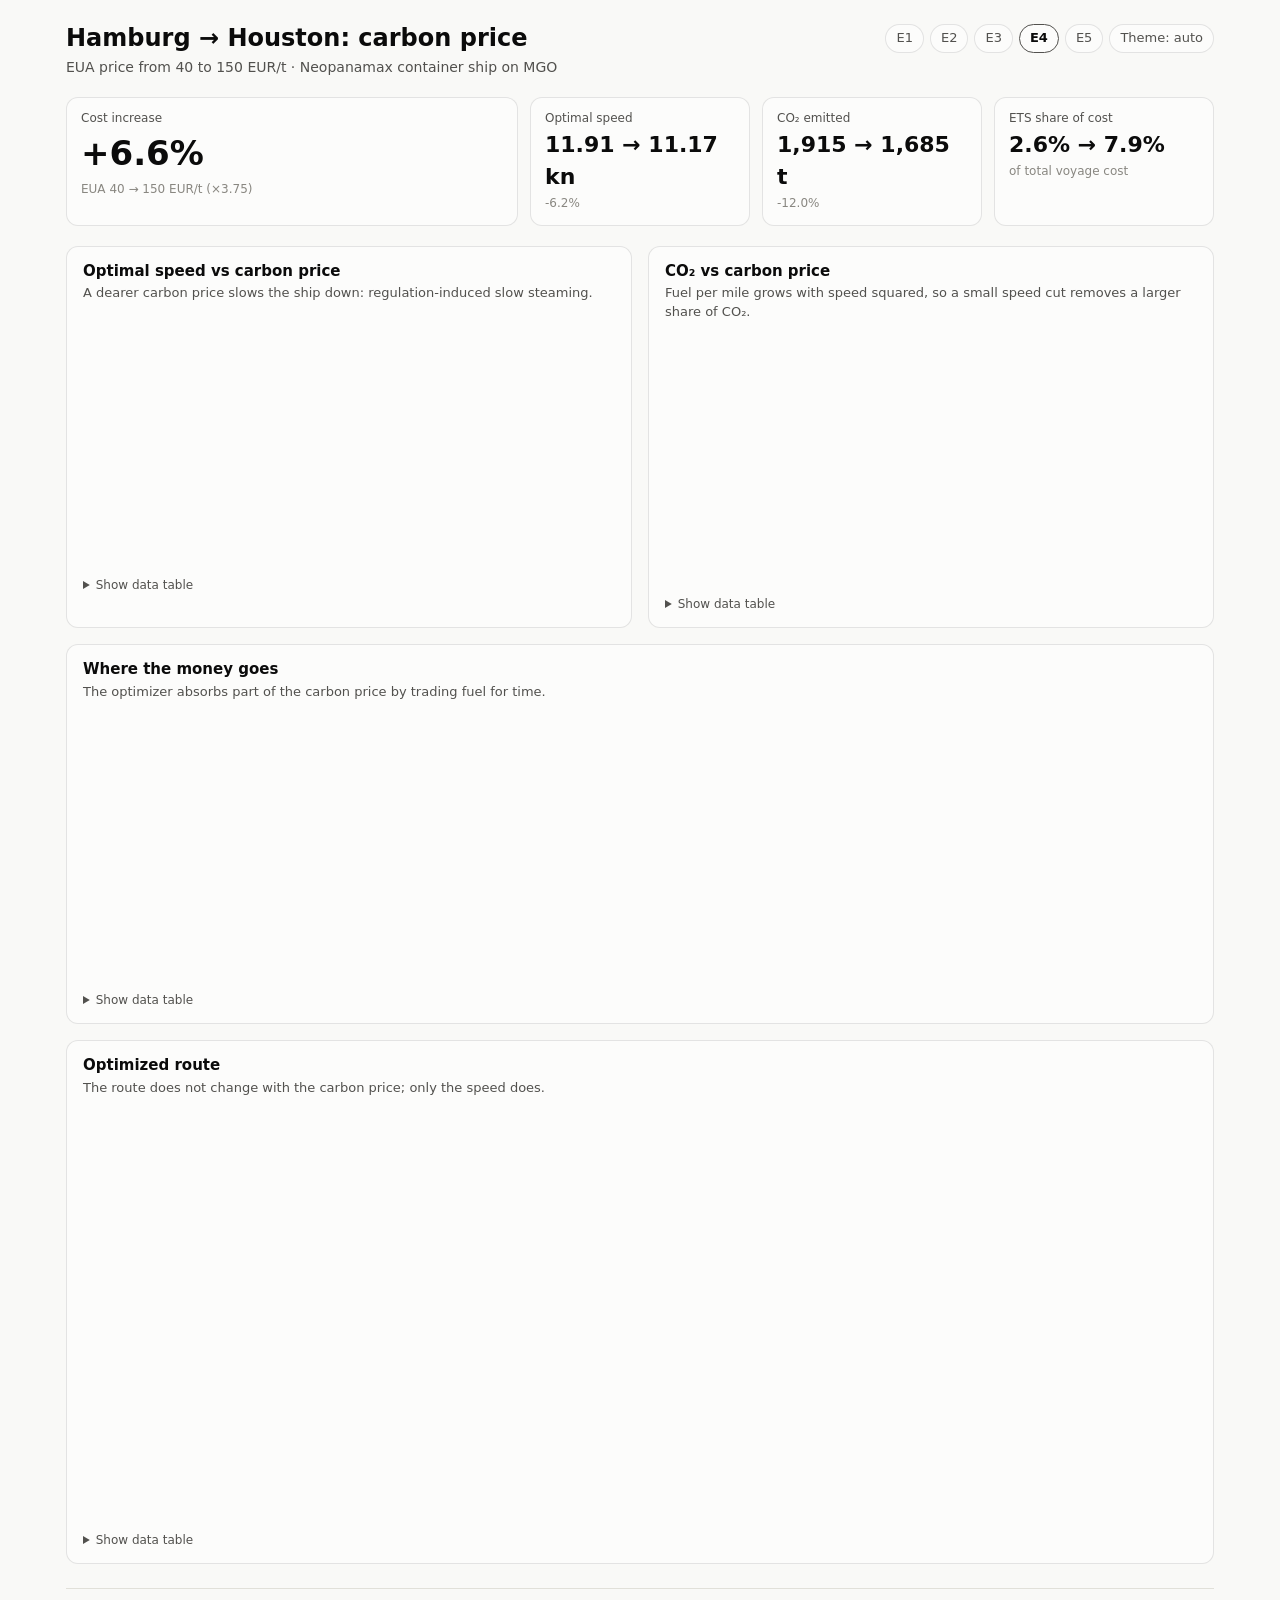
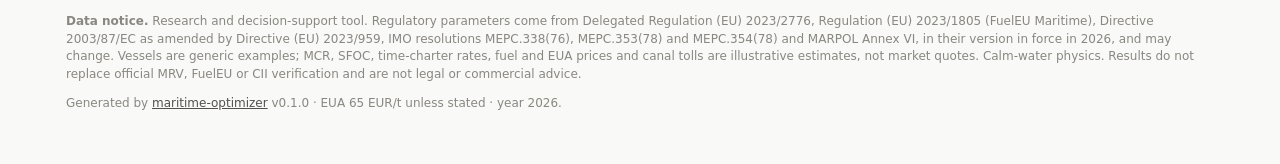
<file: examples/dashboards/e4.html>
<!doctype html>
<html lang="en"><head><meta charset="utf-8"><meta name="viewport" content="width=device-width,initial-scale=1">
<title>E4 · Hamburg → Houston: carbon price</title>
<script src="https://cdn.plot.ly/plotly-4.1.1.min.js"></script>
<style>
:root{color-scheme:light;--page:#f9f9f7;--surface:#fcfcfb;--ink:#0b0b0b;--ink2:#52514e;--muted:#898781;
--grid:#e1e0d9;--border:rgba(11,11,11,0.10);--good:#0ca30c;--bad:#d03b3b;--warn:#ec835a}
@media (prefers-color-scheme:dark){:root:where(:not([data-theme="light"])){color-scheme:dark;
--page:#0d0d0d;--surface:#1a1a19;--ink:#f0efec;--ink2:#c3c2b7;--muted:#898781;--grid:#2c2c2a;--border:rgba(255,255,255,0.10)}}
:root[data-theme="dark"]{color-scheme:dark;--page:#0d0d0d;--surface:#1a1a19;--ink:#f0efec;--ink2:#c3c2b7;
--muted:#898781;--grid:#2c2c2a;--border:rgba(255,255,255,0.10)}
*{box-sizing:border-box}
body{margin:0;background:var(--page);color:var(--ink);font:14px/1.45 system-ui,-apple-system,"Segoe UI",sans-serif}
.wrap{max-width:1180px;margin:0 auto;padding:24px 16px 40px}
header{display:flex;flex-wrap:wrap;gap:12px;align-items:flex-start;justify-content:space-between}
h1{font-size:24px;line-height:1.2;margin:0 0 4px;font-weight:650}
.sub{color:var(--ink2);margin:0}
nav{display:flex;gap:6px;flex-wrap:wrap;align-items:center}
nav a,nav button{font:inherit;font-size:13px;color:var(--ink2);text-decoration:none;padding:4px 10px;
border:1px solid var(--border);border-radius:999px;background:var(--surface);cursor:pointer}
nav a[aria-current]{color:var(--ink);font-weight:600;border-color:var(--ink2)}
.tiles{display:grid;grid-template-columns:repeat(auto-fit,minmax(126px,1fr));gap:12px;margin:20px 0}
.tile{background:var(--surface);border:1px solid var(--border);border-radius:12px;padding:12px 14px}
.tile .label{color:var(--ink2);font-size:12px}
.tile .value{font-size:22px;font-weight:600;margin-top:2px}
.tile.hero{grid-column:span 2}
.tile.hero .value{font-size:34px}
.tile .note{color:var(--muted);font-size:12px;margin-top:2px}
.status{display:inline-flex;align-items:center;gap:6px}
.status i{font-style:normal;width:18px;height:18px;border-radius:50%;display:inline-grid;place-items:center;
color:#fff;font-size:12px;font-weight:700}
.status.good i{background:var(--good)} .status.bad i{background:var(--bad)}
.grid{display:grid;grid-template-columns:repeat(auto-fit,minmax(min(100%,520px),1fr));gap:16px}
.card{background:var(--surface);border:1px solid var(--border);border-radius:12px;padding:14px 16px;min-width:0}
.card.wide{grid-column:1/-1}
.card .plotly-graph-div{width:100%!important;max-width:100%}
.card h2{font-size:15px;margin:0 0 2px;font-weight:600}
.card p.cap{color:var(--ink2);margin:0 0 8px;font-size:13px}
details{margin-top:6px}
summary{cursor:pointer;color:var(--ink2);font-size:12px}
table{border-collapse:collapse;width:100%;margin-top:6px;font-size:12px;font-variant-numeric:tabular-nums}
th,td{text-align:right;padding:4px 6px;border-bottom:1px solid var(--grid)}
th:first-child,td:first-child{text-align:left}
th{color:var(--ink2);font-weight:600}
.tablewrap{overflow-x:auto}
footer{margin-top:24px;color:var(--muted);font-size:12px;border-top:1px solid var(--grid);padding-top:12px}
footer a{color:var(--ink2)}
</style></head>
<body><div class="wrap">
<header><div><h1>Hamburg → Houston: carbon price</h1><p class="sub">EUA price from 40 to 150 EUR/t · Neopanamax container ship on MGO</p></div>
<nav aria-label="Scenarios"><a href="e1.html">E1</a><a href="e2.html">E2</a><a href="e3.html">E3</a><a href="e4.html" aria-current=page>E4</a><a href="e5.html">E5</a><button id="theme" type="button" onclick="cycleTheme()">Theme: auto</button></nav>
</header>
<div class="tiles"><div class="tile hero"><div class="label">Cost increase</div><div class="value">+6.6%</div><div class="note">EUA 40 → 150 EUR/t (×3.75)</div></div><div class="tile"><div class="label">Optimal speed</div><div class="value">11.91 → 11.17 kn</div><div class="note">-6.2%</div></div><div class="tile"><div class="label">CO₂ emitted</div><div class="value">1,915 → 1,685 t</div><div class="note">-12.0%</div></div><div class="tile"><div class="label">ETS share of cost</div><div class="value">2.6% → 7.9%</div><div class="note">of total voyage cost</div></div></div>
<div class="grid"><section class="card"><h2>Optimal speed vs carbon price</h2><p class="cap">A dearer carbon price slows the ship down: regulation-induced slow steaming.</p><div style="height:260px; width:100%;">                            <div id="speed" class="plotly-graph-div" style="height:100%; width:100%;"></div>            <script>                window.PLOTLYENV=window.PLOTLYENV || {};                                if (document.getElementById("speed")) {                    Plotly.newPlot(                        "speed",                        [{"hovertemplate":"EUA price (EUR\u002ft): %{x}\u003cbr\u003eSpeed (kn): %{y:.2f} kn\u003cextra\u003e\u003c\u002fextra\u003e","line":{"color":"#2a78d6","width":2},"marker":{"color":"#2a78d6","line":{"color":"#fcfcfb","width":2},"size":9},"meta":{"slot":0},"mode":"lines+markers","x":[40,65,90,120,150],"y":[11.914041224639304,11.728750866065292,11.554474636555765,11.358348150784979,11.174894340978598],"type":"scatter"}],                        {"template":{"data":{"histogram2dcontour":[{"type":"histogram2dcontour","colorbar":{"outlinewidth":0,"ticks":""},"colorscale":[[0.0,"#0d0887"],[0.1111111111111111,"#46039f"],[0.2222222222222222,"#7201a8"],[0.3333333333333333,"#9c179e"],[0.4444444444444444,"#bd3786"],[0.5555555555555556,"#d8576b"],[0.6666666666666666,"#ed7953"],[0.7777777777777778,"#fb9f3a"],[0.8888888888888888,"#fdca26"],[1.0,"#f0f921"]]}],"choropleth":[{"type":"choropleth","colorbar":{"outlinewidth":0,"ticks":""}}],"histogram2d":[{"type":"histogram2d","colorbar":{"outlinewidth":0,"ticks":""},"colorscale":[[0.0,"#0d0887"],[0.1111111111111111,"#46039f"],[0.2222222222222222,"#7201a8"],[0.3333333333333333,"#9c179e"],[0.4444444444444444,"#bd3786"],[0.5555555555555556,"#d8576b"],[0.6666666666666666,"#ed7953"],[0.7777777777777778,"#fb9f3a"],[0.8888888888888888,"#fdca26"],[1.0,"#f0f921"]]}],"heatmap":[{"type":"heatmap","colorbar":{"outlinewidth":0,"ticks":""},"colorscale":[[0.0,"#0d0887"],[0.1111111111111111,"#46039f"],[0.2222222222222222,"#7201a8"],[0.3333333333333333,"#9c179e"],[0.4444444444444444,"#bd3786"],[0.5555555555555556,"#d8576b"],[0.6666666666666666,"#ed7953"],[0.7777777777777778,"#fb9f3a"],[0.8888888888888888,"#fdca26"],[1.0,"#f0f921"]]}],"contourcarpet":[{"type":"contourcarpet","colorbar":{"outlinewidth":0,"ticks":""}}],"contour":[{"type":"contour","colorbar":{"outlinewidth":0,"ticks":""},"colorscale":[[0.0,"#0d0887"],[0.1111111111111111,"#46039f"],[0.2222222222222222,"#7201a8"],[0.3333333333333333,"#9c179e"],[0.4444444444444444,"#bd3786"],[0.5555555555555556,"#d8576b"],[0.6666666666666666,"#ed7953"],[0.7777777777777778,"#fb9f3a"],[0.8888888888888888,"#fdca26"],[1.0,"#f0f921"]]}],"surface":[{"type":"surface","colorbar":{"outlinewidth":0,"ticks":""},"colorscale":[[0.0,"#0d0887"],[0.1111111111111111,"#46039f"],[0.2222222222222222,"#7201a8"],[0.3333333333333333,"#9c179e"],[0.4444444444444444,"#bd3786"],[0.5555555555555556,"#d8576b"],[0.6666666666666666,"#ed7953"],[0.7777777777777778,"#fb9f3a"],[0.8888888888888888,"#fdca26"],[1.0,"#f0f921"]]}],"mesh3d":[{"type":"mesh3d","colorbar":{"outlinewidth":0,"ticks":""}}],"scatter":[{"fillpattern":{"fillmode":"overlay","size":10,"solidity":0.2},"type":"scatter"}],"parcoords":[{"type":"parcoords","line":{"colorbar":{"outlinewidth":0,"ticks":""}}}],"scatterpolargl":[{"type":"scatterpolargl","marker":{"colorbar":{"outlinewidth":0,"ticks":""}}}],"bar":[{"error_x":{"color":"#2a3f5f"},"error_y":{"color":"#2a3f5f"},"marker":{"line":{"color":"#E5ECF6","width":0.5},"pattern":{"fillmode":"overlay","size":10,"solidity":0.2}},"type":"bar"}],"scattergeo":[{"type":"scattergeo","marker":{"colorbar":{"outlinewidth":0,"ticks":""}}}],"scatterpolar":[{"type":"scatterpolar","marker":{"colorbar":{"outlinewidth":0,"ticks":""}}}],"histogram":[{"marker":{"pattern":{"fillmode":"overlay","size":10,"solidity":0.2}},"type":"histogram"}],"scattergl":[{"type":"scattergl","marker":{"colorbar":{"outlinewidth":0,"ticks":""}}}],"scatter3d":[{"type":"scatter3d","line":{"colorbar":{"outlinewidth":0,"ticks":""}},"marker":{"colorbar":{"outlinewidth":0,"ticks":""}}}],"scattermap":[{"type":"scattermap","marker":{"colorbar":{"outlinewidth":0,"ticks":""}}}],"scatterternary":[{"type":"scatterternary","marker":{"colorbar":{"outlinewidth":0,"ticks":""}}}],"scattercarpet":[{"type":"scattercarpet","marker":{"colorbar":{"outlinewidth":0,"ticks":""}}}],"carpet":[{"aaxis":{"endlinecolor":"#2a3f5f","gridcolor":"white","linecolor":"white","minorgridcolor":"white","startlinecolor":"#2a3f5f"},"baxis":{"endlinecolor":"#2a3f5f","gridcolor":"white","linecolor":"white","minorgridcolor":"white","startlinecolor":"#2a3f5f"},"type":"carpet"}],"table":[{"cells":{"fill":{"color":"#EBF0F8"},"line":{"color":"white"}},"header":{"fill":{"color":"#C8D4E3"},"line":{"color":"white"}},"type":"table"}],"barpolar":[{"marker":{"line":{"color":"#E5ECF6","width":0.5},"pattern":{"fillmode":"overlay","size":10,"solidity":0.2}},"type":"barpolar"}],"pie":[{"automargin":true,"type":"pie"}]},"layout":{"autotypenumbers":"strict","colorway":["#636efa","#EF553B","#00cc96","#ab63fa","#FFA15A","#19d3f3","#FF6692","#B6E880","#FF97FF","#FECB52"],"font":{"color":"#2a3f5f"},"hovermode":"closest","hoverlabel":{"align":"left"},"paper_bgcolor":"white","plot_bgcolor":"#E5ECF6","polar":{"bgcolor":"#E5ECF6","angularaxis":{"gridcolor":"white","linecolor":"white","ticks":""},"radialaxis":{"gridcolor":"white","linecolor":"white","ticks":""}},"ternary":{"bgcolor":"#E5ECF6","aaxis":{"gridcolor":"white","linecolor":"white","ticks":""},"baxis":{"gridcolor":"white","linecolor":"white","ticks":""},"caxis":{"gridcolor":"white","linecolor":"white","ticks":""}},"coloraxis":{"colorbar":{"outlinewidth":0,"ticks":""}},"colorscale":{"sequential":[[0.0,"#0d0887"],[0.1111111111111111,"#46039f"],[0.2222222222222222,"#7201a8"],[0.3333333333333333,"#9c179e"],[0.4444444444444444,"#bd3786"],[0.5555555555555556,"#d8576b"],[0.6666666666666666,"#ed7953"],[0.7777777777777778,"#fb9f3a"],[0.8888888888888888,"#fdca26"],[1.0,"#f0f921"]],"sequentialminus":[[0.0,"#0d0887"],[0.1111111111111111,"#46039f"],[0.2222222222222222,"#7201a8"],[0.3333333333333333,"#9c179e"],[0.4444444444444444,"#bd3786"],[0.5555555555555556,"#d8576b"],[0.6666666666666666,"#ed7953"],[0.7777777777777778,"#fb9f3a"],[0.8888888888888888,"#fdca26"],[1.0,"#f0f921"]],"diverging":[[0,"#8e0152"],[0.1,"#c51b7d"],[0.2,"#de77ae"],[0.3,"#f1b6da"],[0.4,"#fde0ef"],[0.5,"#f7f7f7"],[0.6,"#e6f5d0"],[0.7,"#b8e186"],[0.8,"#7fbc41"],[0.9,"#4d9221"],[1,"#276419"]]},"xaxis":{"gridcolor":"white","linecolor":"white","ticks":"","title":{"standoff":15},"zerolinecolor":"white","automargin":true,"zerolinewidth":2},"yaxis":{"gridcolor":"white","linecolor":"white","ticks":"","title":{"standoff":15},"zerolinecolor":"white","automargin":true,"zerolinewidth":2},"scene":{"xaxis":{"backgroundcolor":"#E5ECF6","gridcolor":"white","linecolor":"white","showbackground":true,"ticks":"","zerolinecolor":"white","gridwidth":2},"yaxis":{"backgroundcolor":"#E5ECF6","gridcolor":"white","linecolor":"white","showbackground":true,"ticks":"","zerolinecolor":"white","gridwidth":2},"zaxis":{"backgroundcolor":"#E5ECF6","gridcolor":"white","linecolor":"white","showbackground":true,"ticks":"","zerolinecolor":"white","gridwidth":2}},"shapedefaults":{"line":{"color":"#2a3f5f"}},"annotationdefaults":{"arrowcolor":"#2a3f5f","arrowhead":0,"arrowwidth":1},"geo":{"bgcolor":"white","landcolor":"#E5ECF6","subunitcolor":"white","showland":true,"showlakes":true,"lakecolor":"white"},"title":{"x":0.05}}},"annotations":[{"font":{"color":"#0b0b0b","size":12},"showarrow":false,"text":"11.17 kn","x":150,"xanchor":"left","xshift":8,"y":11.174894340978598}],"margin":{"l":8,"r":70,"t":8,"b":8},"font":{"family":"system-ui, -apple-system, \"Segoe UI\", sans-serif","color":"#52514e","size":12},"hoverlabel":{"font":{"family":"system-ui, -apple-system, \"Segoe UI\", sans-serif","size":12}},"xaxis":{"tickfont":{"color":"#898781","size":11},"title":{"text":"EUA price (EUR\u002ft)"},"gridcolor":"#e1e0d9","linecolor":"#c3c2b7","zeroline":false,"showline":true,"ticks":"","showgrid":false,"tickvals":[40,65,90,120,150]},"yaxis":{"tickfont":{"color":"#898781","size":11},"title":{"text":"Speed (kn)"},"gridcolor":"#e1e0d9","linecolor":"#c3c2b7","zeroline":false,"showline":true,"ticks":"","tickformat":".2f"},"legend":{"font":{"color":"#52514e"},"orientation":"h","yanchor":"bottom","y":1.0,"x":0,"traceorder":"normal"},"height":260,"paper_bgcolor":"rgba(0,0,0,0)","plot_bgcolor":"rgba(0,0,0,0)","barcornerradius":4,"separators":".\u2009","showlegend":false,"hovermode":"x"},                        {"displayModeBar": false, "responsive": true}                    )                };            </script>        </div><details><summary>Show data table</summary><div class="tablewrap"><table><thead><tr><th>EUA EUR/t</th><th>Speed kn</th><th>CO₂ t</th><th>Total EUR</th><th>ETS EUR</th></tr></thead><tbody><tr><td>40</td><td>11.91</td><td>1,915</td><td>1,518,142</td><td>38,885</td></tr><tr><td>65</td><td>11.73</td><td>1,856</td><td>1,542,065</td><td>61,237</td></tr><tr><td>90</td><td>11.55</td><td>1,801</td><td>1,565,266</td><td>82,289</td></tr><tr><td>120</td><td>11.36</td><td>1,740</td><td>1,592,228</td><td>106,026</td></tr><tr><td>150</td><td>11.17</td><td>1,685</td><td>1,618,304</td><td>128,286</td></tr></tbody></table></div></details></section><section class="card"><h2>CO₂ vs carbon price</h2><p class="cap">Fuel per mile grows with speed squared, so a small speed cut removes a larger share of CO₂.</p><div style="height:260px; width:100%;">                            <div id="co2" class="plotly-graph-div" style="height:100%; width:100%;"></div>            <script>                window.PLOTLYENV=window.PLOTLYENV || {};                                if (document.getElementById("co2")) {                    Plotly.newPlot(                        "co2",                        [{"hovertemplate":"EUA price (EUR\u002ft): %{x}\u003cbr\u003eCO\u2082 (t): %{y:,.0f} t\u003cextra\u003e\u003c\u002fextra\u003e","line":{"color":"#2a78d6","width":2},"marker":{"color":"#2a78d6","line":{"color":"#fcfcfb","width":2},"size":9},"meta":{"slot":0},"mode":"lines+markers","x":[40,65,90,120,150],"y":[1914.906177180151,1855.8070743459286,1801.0663420546023,1740.4424037518324,1684.675089587356],"type":"scatter"}],                        {"template":{"data":{"histogram2dcontour":[{"type":"histogram2dcontour","colorbar":{"outlinewidth":0,"ticks":""},"colorscale":[[0.0,"#0d0887"],[0.1111111111111111,"#46039f"],[0.2222222222222222,"#7201a8"],[0.3333333333333333,"#9c179e"],[0.4444444444444444,"#bd3786"],[0.5555555555555556,"#d8576b"],[0.6666666666666666,"#ed7953"],[0.7777777777777778,"#fb9f3a"],[0.8888888888888888,"#fdca26"],[1.0,"#f0f921"]]}],"choropleth":[{"type":"choropleth","colorbar":{"outlinewidth":0,"ticks":""}}],"histogram2d":[{"type":"histogram2d","colorbar":{"outlinewidth":0,"ticks":""},"colorscale":[[0.0,"#0d0887"],[0.1111111111111111,"#46039f"],[0.2222222222222222,"#7201a8"],[0.3333333333333333,"#9c179e"],[0.4444444444444444,"#bd3786"],[0.5555555555555556,"#d8576b"],[0.6666666666666666,"#ed7953"],[0.7777777777777778,"#fb9f3a"],[0.8888888888888888,"#fdca26"],[1.0,"#f0f921"]]}],"heatmap":[{"type":"heatmap","colorbar":{"outlinewidth":0,"ticks":""},"colorscale":[[0.0,"#0d0887"],[0.1111111111111111,"#46039f"],[0.2222222222222222,"#7201a8"],[0.3333333333333333,"#9c179e"],[0.4444444444444444,"#bd3786"],[0.5555555555555556,"#d8576b"],[0.6666666666666666,"#ed7953"],[0.7777777777777778,"#fb9f3a"],[0.8888888888888888,"#fdca26"],[1.0,"#f0f921"]]}],"contourcarpet":[{"type":"contourcarpet","colorbar":{"outlinewidth":0,"ticks":""}}],"contour":[{"type":"contour","colorbar":{"outlinewidth":0,"ticks":""},"colorscale":[[0.0,"#0d0887"],[0.1111111111111111,"#46039f"],[0.2222222222222222,"#7201a8"],[0.3333333333333333,"#9c179e"],[0.4444444444444444,"#bd3786"],[0.5555555555555556,"#d8576b"],[0.6666666666666666,"#ed7953"],[0.7777777777777778,"#fb9f3a"],[0.8888888888888888,"#fdca26"],[1.0,"#f0f921"]]}],"surface":[{"type":"surface","colorbar":{"outlinewidth":0,"ticks":""},"colorscale":[[0.0,"#0d0887"],[0.1111111111111111,"#46039f"],[0.2222222222222222,"#7201a8"],[0.3333333333333333,"#9c179e"],[0.4444444444444444,"#bd3786"],[0.5555555555555556,"#d8576b"],[0.6666666666666666,"#ed7953"],[0.7777777777777778,"#fb9f3a"],[0.8888888888888888,"#fdca26"],[1.0,"#f0f921"]]}],"mesh3d":[{"type":"mesh3d","colorbar":{"outlinewidth":0,"ticks":""}}],"scatter":[{"fillpattern":{"fillmode":"overlay","size":10,"solidity":0.2},"type":"scatter"}],"parcoords":[{"type":"parcoords","line":{"colorbar":{"outlinewidth":0,"ticks":""}}}],"scatterpolargl":[{"type":"scatterpolargl","marker":{"colorbar":{"outlinewidth":0,"ticks":""}}}],"bar":[{"error_x":{"color":"#2a3f5f"},"error_y":{"color":"#2a3f5f"},"marker":{"line":{"color":"#E5ECF6","width":0.5},"pattern":{"fillmode":"overlay","size":10,"solidity":0.2}},"type":"bar"}],"scattergeo":[{"type":"scattergeo","marker":{"colorbar":{"outlinewidth":0,"ticks":""}}}],"scatterpolar":[{"type":"scatterpolar","marker":{"colorbar":{"outlinewidth":0,"ticks":""}}}],"histogram":[{"marker":{"pattern":{"fillmode":"overlay","size":10,"solidity":0.2}},"type":"histogram"}],"scattergl":[{"type":"scattergl","marker":{"colorbar":{"outlinewidth":0,"ticks":""}}}],"scatter3d":[{"type":"scatter3d","line":{"colorbar":{"outlinewidth":0,"ticks":""}},"marker":{"colorbar":{"outlinewidth":0,"ticks":""}}}],"scattermap":[{"type":"scattermap","marker":{"colorbar":{"outlinewidth":0,"ticks":""}}}],"scatterternary":[{"type":"scatterternary","marker":{"colorbar":{"outlinewidth":0,"ticks":""}}}],"scattercarpet":[{"type":"scattercarpet","marker":{"colorbar":{"outlinewidth":0,"ticks":""}}}],"carpet":[{"aaxis":{"endlinecolor":"#2a3f5f","gridcolor":"white","linecolor":"white","minorgridcolor":"white","startlinecolor":"#2a3f5f"},"baxis":{"endlinecolor":"#2a3f5f","gridcolor":"white","linecolor":"white","minorgridcolor":"white","startlinecolor":"#2a3f5f"},"type":"carpet"}],"table":[{"cells":{"fill":{"color":"#EBF0F8"},"line":{"color":"white"}},"header":{"fill":{"color":"#C8D4E3"},"line":{"color":"white"}},"type":"table"}],"barpolar":[{"marker":{"line":{"color":"#E5ECF6","width":0.5},"pattern":{"fillmode":"overlay","size":10,"solidity":0.2}},"type":"barpolar"}],"pie":[{"automargin":true,"type":"pie"}]},"layout":{"autotypenumbers":"strict","colorway":["#636efa","#EF553B","#00cc96","#ab63fa","#FFA15A","#19d3f3","#FF6692","#B6E880","#FF97FF","#FECB52"],"font":{"color":"#2a3f5f"},"hovermode":"closest","hoverlabel":{"align":"left"},"paper_bgcolor":"white","plot_bgcolor":"#E5ECF6","polar":{"bgcolor":"#E5ECF6","angularaxis":{"gridcolor":"white","linecolor":"white","ticks":""},"radialaxis":{"gridcolor":"white","linecolor":"white","ticks":""}},"ternary":{"bgcolor":"#E5ECF6","aaxis":{"gridcolor":"white","linecolor":"white","ticks":""},"baxis":{"gridcolor":"white","linecolor":"white","ticks":""},"caxis":{"gridcolor":"white","linecolor":"white","ticks":""}},"coloraxis":{"colorbar":{"outlinewidth":0,"ticks":""}},"colorscale":{"sequential":[[0.0,"#0d0887"],[0.1111111111111111,"#46039f"],[0.2222222222222222,"#7201a8"],[0.3333333333333333,"#9c179e"],[0.4444444444444444,"#bd3786"],[0.5555555555555556,"#d8576b"],[0.6666666666666666,"#ed7953"],[0.7777777777777778,"#fb9f3a"],[0.8888888888888888,"#fdca26"],[1.0,"#f0f921"]],"sequentialminus":[[0.0,"#0d0887"],[0.1111111111111111,"#46039f"],[0.2222222222222222,"#7201a8"],[0.3333333333333333,"#9c179e"],[0.4444444444444444,"#bd3786"],[0.5555555555555556,"#d8576b"],[0.6666666666666666,"#ed7953"],[0.7777777777777778,"#fb9f3a"],[0.8888888888888888,"#fdca26"],[1.0,"#f0f921"]],"diverging":[[0,"#8e0152"],[0.1,"#c51b7d"],[0.2,"#de77ae"],[0.3,"#f1b6da"],[0.4,"#fde0ef"],[0.5,"#f7f7f7"],[0.6,"#e6f5d0"],[0.7,"#b8e186"],[0.8,"#7fbc41"],[0.9,"#4d9221"],[1,"#276419"]]},"xaxis":{"gridcolor":"white","linecolor":"white","ticks":"","title":{"standoff":15},"zerolinecolor":"white","automargin":true,"zerolinewidth":2},"yaxis":{"gridcolor":"white","linecolor":"white","ticks":"","title":{"standoff":15},"zerolinecolor":"white","automargin":true,"zerolinewidth":2},"scene":{"xaxis":{"backgroundcolor":"#E5ECF6","gridcolor":"white","linecolor":"white","showbackground":true,"ticks":"","zerolinecolor":"white","gridwidth":2},"yaxis":{"backgroundcolor":"#E5ECF6","gridcolor":"white","linecolor":"white","showbackground":true,"ticks":"","zerolinecolor":"white","gridwidth":2},"zaxis":{"backgroundcolor":"#E5ECF6","gridcolor":"white","linecolor":"white","showbackground":true,"ticks":"","zerolinecolor":"white","gridwidth":2}},"shapedefaults":{"line":{"color":"#2a3f5f"}},"annotationdefaults":{"arrowcolor":"#2a3f5f","arrowhead":0,"arrowwidth":1},"geo":{"bgcolor":"white","landcolor":"#E5ECF6","subunitcolor":"white","showland":true,"showlakes":true,"lakecolor":"white"},"title":{"x":0.05}}},"annotations":[{"font":{"color":"#0b0b0b","size":12},"showarrow":false,"text":"1,685 t","x":150,"xanchor":"left","xshift":8,"y":1684.675089587356}],"margin":{"l":8,"r":70,"t":8,"b":8},"font":{"family":"system-ui, -apple-system, \"Segoe UI\", sans-serif","color":"#52514e","size":12},"hoverlabel":{"font":{"family":"system-ui, -apple-system, \"Segoe UI\", sans-serif","size":12}},"xaxis":{"tickfont":{"color":"#898781","size":11},"title":{"text":"EUA price (EUR\u002ft)"},"gridcolor":"#e1e0d9","linecolor":"#c3c2b7","zeroline":false,"showline":true,"ticks":"","showgrid":false,"tickvals":[40,65,90,120,150]},"yaxis":{"tickfont":{"color":"#898781","size":11},"title":{"text":"CO\u2082 (t)"},"gridcolor":"#e1e0d9","linecolor":"#c3c2b7","zeroline":false,"showline":true,"ticks":"","tickformat":",.0f"},"legend":{"font":{"color":"#52514e"},"orientation":"h","yanchor":"bottom","y":1.0,"x":0,"traceorder":"normal"},"height":260,"paper_bgcolor":"rgba(0,0,0,0)","plot_bgcolor":"rgba(0,0,0,0)","barcornerradius":4,"separators":".\u2009","showlegend":false,"hovermode":"x"},                        {"displayModeBar": false, "responsive": true}                    )                };            </script>        </div><details><summary>Show data table</summary><div class="tablewrap"><table><thead><tr><th>EUA EUR/t</th><th>Speed kn</th><th>CO₂ t</th><th>Total EUR</th><th>ETS EUR</th></tr></thead><tbody><tr><td>40</td><td>11.91</td><td>1,915</td><td>1,518,142</td><td>38,885</td></tr><tr><td>65</td><td>11.73</td><td>1,856</td><td>1,542,065</td><td>61,237</td></tr><tr><td>90</td><td>11.55</td><td>1,801</td><td>1,565,266</td><td>82,289</td></tr><tr><td>120</td><td>11.36</td><td>1,740</td><td>1,592,228</td><td>106,026</td></tr><tr><td>150</td><td>11.17</td><td>1,685</td><td>1,618,304</td><td>128,286</td></tr></tbody></table></div></details></section><section class="card wide"><h2>Where the money goes</h2><p class="cap">The optimizer absorbs part of the carbon price by trading fuel for time.</p><div style="height:276px; width:100%;">                            <div id="cost" class="plotly-graph-div" style="height:100%; width:100%;"></div>            <script>                window.PLOTLYENV=window.PLOTLYENV || {};                                if (document.getElementById("cost")) {                    Plotly.newPlot(                        "cost",                        [{"customdata":[["465.9k EUR",30.687833621604344],["451.5k EUR",29.27933944250244],["438.2k EUR",27.994495346675013],["423.4k EUR",26.594119441140684],["409.9k EUR",25.327204119557162]],"hovertemplate":"\u003cb\u003e%{y}\u003c\u002fb\u003e\u003cbr\u003eFuel: %{customdata[0]} (%{customdata[1]:.0f} %)\u003cextra\u003e\u003c\u002fextra\u003e","marker":{"color":"#eb6834","line":{"color":"#fcfcfb","width":2}},"meta":{"slot":1},"name":"Fuel","orientation":"h","x":[465884.84660028626,451506.39987206005,438188.31777997187,423438.8879995101,409871.0448777722],"y":["EUA 40","EUA 65","EUA 90","EUA 120","EUA 150"],"type":"bar"},{"customdata":[["38.9k EUR",2.5613324928637],["61.2k EUR",3.9711324091370694],["82.3k EUR",5.257204719401646],["106.0k EUR",6.6589629379120785],["128.3k EUR",7.927171358612551]],"hovertemplate":"\u003cb\u003e%{y}\u003c\u002fb\u003e\u003cbr\u003eEU ETS: %{customdata[0]} (%{customdata[1]:.0f} %)\u003cextra\u003e\u003c\u002fextra\u003e","marker":{"color":"#e87ba4","line":{"color":"#fcfcfb","width":2}},"meta":{"slot":4},"name":"EU ETS","orientation":"h","x":[38884.66061970748,61237.436759314274,82289.23806955307,106025.84033286193,128285.69597900349],"y":["EUA 40","EUA 65","EUA 90","EUA 120","EUA 150"],"type":"bar"},{"customdata":[["1.01M EUR",66.75083388553197],["1.03M EUR",66.7495281483605],["1.04M EUR",66.74829993392333],["1.06M EUR",66.74691762094724],["1.08M EUR",66.74562452183028]],"hovertemplate":"\u003cb\u003e%{y}\u003c\u002fb\u003e\u003cbr\u003eTime charter: %{customdata[0]} (%{customdata[1]:.0f} %)\u003cextra\u003e\u003c\u002fextra\u003e","marker":{"color":"#1baf7a","line":{"color":"#fcfcfb","width":2}},"meta":{"slot":2},"name":"Time charter","orientation":"h","x":[1013372.3477733211,1029321.0065960822,1044788.4450323832,1062762.7899980783,1080146.8150468857],"y":["EUA 40","EUA 65","EUA 90","EUA 120","EUA 150"],"type":"bar"}],                        {"template":{"data":{"histogram2dcontour":[{"type":"histogram2dcontour","colorbar":{"outlinewidth":0,"ticks":""},"colorscale":[[0.0,"#0d0887"],[0.1111111111111111,"#46039f"],[0.2222222222222222,"#7201a8"],[0.3333333333333333,"#9c179e"],[0.4444444444444444,"#bd3786"],[0.5555555555555556,"#d8576b"],[0.6666666666666666,"#ed7953"],[0.7777777777777778,"#fb9f3a"],[0.8888888888888888,"#fdca26"],[1.0,"#f0f921"]]}],"choropleth":[{"type":"choropleth","colorbar":{"outlinewidth":0,"ticks":""}}],"histogram2d":[{"type":"histogram2d","colorbar":{"outlinewidth":0,"ticks":""},"colorscale":[[0.0,"#0d0887"],[0.1111111111111111,"#46039f"],[0.2222222222222222,"#7201a8"],[0.3333333333333333,"#9c179e"],[0.4444444444444444,"#bd3786"],[0.5555555555555556,"#d8576b"],[0.6666666666666666,"#ed7953"],[0.7777777777777778,"#fb9f3a"],[0.8888888888888888,"#fdca26"],[1.0,"#f0f921"]]}],"heatmap":[{"type":"heatmap","colorbar":{"outlinewidth":0,"ticks":""},"colorscale":[[0.0,"#0d0887"],[0.1111111111111111,"#46039f"],[0.2222222222222222,"#7201a8"],[0.3333333333333333,"#9c179e"],[0.4444444444444444,"#bd3786"],[0.5555555555555556,"#d8576b"],[0.6666666666666666,"#ed7953"],[0.7777777777777778,"#fb9f3a"],[0.8888888888888888,"#fdca26"],[1.0,"#f0f921"]]}],"contourcarpet":[{"type":"contourcarpet","colorbar":{"outlinewidth":0,"ticks":""}}],"contour":[{"type":"contour","colorbar":{"outlinewidth":0,"ticks":""},"colorscale":[[0.0,"#0d0887"],[0.1111111111111111,"#46039f"],[0.2222222222222222,"#7201a8"],[0.3333333333333333,"#9c179e"],[0.4444444444444444,"#bd3786"],[0.5555555555555556,"#d8576b"],[0.6666666666666666,"#ed7953"],[0.7777777777777778,"#fb9f3a"],[0.8888888888888888,"#fdca26"],[1.0,"#f0f921"]]}],"surface":[{"type":"surface","colorbar":{"outlinewidth":0,"ticks":""},"colorscale":[[0.0,"#0d0887"],[0.1111111111111111,"#46039f"],[0.2222222222222222,"#7201a8"],[0.3333333333333333,"#9c179e"],[0.4444444444444444,"#bd3786"],[0.5555555555555556,"#d8576b"],[0.6666666666666666,"#ed7953"],[0.7777777777777778,"#fb9f3a"],[0.8888888888888888,"#fdca26"],[1.0,"#f0f921"]]}],"mesh3d":[{"type":"mesh3d","colorbar":{"outlinewidth":0,"ticks":""}}],"scatter":[{"fillpattern":{"fillmode":"overlay","size":10,"solidity":0.2},"type":"scatter"}],"parcoords":[{"type":"parcoords","line":{"colorbar":{"outlinewidth":0,"ticks":""}}}],"scatterpolargl":[{"type":"scatterpolargl","marker":{"colorbar":{"outlinewidth":0,"ticks":""}}}],"bar":[{"error_x":{"color":"#2a3f5f"},"error_y":{"color":"#2a3f5f"},"marker":{"line":{"color":"#E5ECF6","width":0.5},"pattern":{"fillmode":"overlay","size":10,"solidity":0.2}},"type":"bar"}],"scattergeo":[{"type":"scattergeo","marker":{"colorbar":{"outlinewidth":0,"ticks":""}}}],"scatterpolar":[{"type":"scatterpolar","marker":{"colorbar":{"outlinewidth":0,"ticks":""}}}],"histogram":[{"marker":{"pattern":{"fillmode":"overlay","size":10,"solidity":0.2}},"type":"histogram"}],"scattergl":[{"type":"scattergl","marker":{"colorbar":{"outlinewidth":0,"ticks":""}}}],"scatter3d":[{"type":"scatter3d","line":{"colorbar":{"outlinewidth":0,"ticks":""}},"marker":{"colorbar":{"outlinewidth":0,"ticks":""}}}],"scattermap":[{"type":"scattermap","marker":{"colorbar":{"outlinewidth":0,"ticks":""}}}],"scatterternary":[{"type":"scatterternary","marker":{"colorbar":{"outlinewidth":0,"ticks":""}}}],"scattercarpet":[{"type":"scattercarpet","marker":{"colorbar":{"outlinewidth":0,"ticks":""}}}],"carpet":[{"aaxis":{"endlinecolor":"#2a3f5f","gridcolor":"white","linecolor":"white","minorgridcolor":"white","startlinecolor":"#2a3f5f"},"baxis":{"endlinecolor":"#2a3f5f","gridcolor":"white","linecolor":"white","minorgridcolor":"white","startlinecolor":"#2a3f5f"},"type":"carpet"}],"table":[{"cells":{"fill":{"color":"#EBF0F8"},"line":{"color":"white"}},"header":{"fill":{"color":"#C8D4E3"},"line":{"color":"white"}},"type":"table"}],"barpolar":[{"marker":{"line":{"color":"#E5ECF6","width":0.5},"pattern":{"fillmode":"overlay","size":10,"solidity":0.2}},"type":"barpolar"}],"pie":[{"automargin":true,"type":"pie"}]},"layout":{"autotypenumbers":"strict","colorway":["#636efa","#EF553B","#00cc96","#ab63fa","#FFA15A","#19d3f3","#FF6692","#B6E880","#FF97FF","#FECB52"],"font":{"color":"#2a3f5f"},"hovermode":"closest","hoverlabel":{"align":"left"},"paper_bgcolor":"white","plot_bgcolor":"#E5ECF6","polar":{"bgcolor":"#E5ECF6","angularaxis":{"gridcolor":"white","linecolor":"white","ticks":""},"radialaxis":{"gridcolor":"white","linecolor":"white","ticks":""}},"ternary":{"bgcolor":"#E5ECF6","aaxis":{"gridcolor":"white","linecolor":"white","ticks":""},"baxis":{"gridcolor":"white","linecolor":"white","ticks":""},"caxis":{"gridcolor":"white","linecolor":"white","ticks":""}},"coloraxis":{"colorbar":{"outlinewidth":0,"ticks":""}},"colorscale":{"sequential":[[0.0,"#0d0887"],[0.1111111111111111,"#46039f"],[0.2222222222222222,"#7201a8"],[0.3333333333333333,"#9c179e"],[0.4444444444444444,"#bd3786"],[0.5555555555555556,"#d8576b"],[0.6666666666666666,"#ed7953"],[0.7777777777777778,"#fb9f3a"],[0.8888888888888888,"#fdca26"],[1.0,"#f0f921"]],"sequentialminus":[[0.0,"#0d0887"],[0.1111111111111111,"#46039f"],[0.2222222222222222,"#7201a8"],[0.3333333333333333,"#9c179e"],[0.4444444444444444,"#bd3786"],[0.5555555555555556,"#d8576b"],[0.6666666666666666,"#ed7953"],[0.7777777777777778,"#fb9f3a"],[0.8888888888888888,"#fdca26"],[1.0,"#f0f921"]],"diverging":[[0,"#8e0152"],[0.1,"#c51b7d"],[0.2,"#de77ae"],[0.3,"#f1b6da"],[0.4,"#fde0ef"],[0.5,"#f7f7f7"],[0.6,"#e6f5d0"],[0.7,"#b8e186"],[0.8,"#7fbc41"],[0.9,"#4d9221"],[1,"#276419"]]},"xaxis":{"gridcolor":"white","linecolor":"white","ticks":"","title":{"standoff":15},"zerolinecolor":"white","automargin":true,"zerolinewidth":2},"yaxis":{"gridcolor":"white","linecolor":"white","ticks":"","title":{"standoff":15},"zerolinecolor":"white","automargin":true,"zerolinewidth":2},"scene":{"xaxis":{"backgroundcolor":"#E5ECF6","gridcolor":"white","linecolor":"white","showbackground":true,"ticks":"","zerolinecolor":"white","gridwidth":2},"yaxis":{"backgroundcolor":"#E5ECF6","gridcolor":"white","linecolor":"white","showbackground":true,"ticks":"","zerolinecolor":"white","gridwidth":2},"zaxis":{"backgroundcolor":"#E5ECF6","gridcolor":"white","linecolor":"white","showbackground":true,"ticks":"","zerolinecolor":"white","gridwidth":2}},"shapedefaults":{"line":{"color":"#2a3f5f"}},"annotationdefaults":{"arrowcolor":"#2a3f5f","arrowhead":0,"arrowwidth":1},"geo":{"bgcolor":"white","landcolor":"#E5ECF6","subunitcolor":"white","showland":true,"showlakes":true,"lakecolor":"white"},"title":{"x":0.05}}},"annotations":[{"font":{"color":"#0b0b0b","size":12},"showarrow":false,"text":"1.52M EUR","x":1518141.8549933147,"xanchor":"left","xshift":6,"y":"EUA 40"},{"font":{"color":"#0b0b0b","size":12},"showarrow":false,"text":"1.54M EUR","x":1542064.8432274566,"xanchor":"left","xshift":6,"y":"EUA 65"},{"font":{"color":"#0b0b0b","size":12},"showarrow":false,"text":"1.57M EUR","x":1565266.0008819082,"xanchor":"left","xshift":6,"y":"EUA 90"},{"font":{"color":"#0b0b0b","size":12},"showarrow":false,"text":"1.59M EUR","x":1592227.5183304502,"xanchor":"left","xshift":6,"y":"EUA 120"},{"font":{"color":"#0b0b0b","size":12},"showarrow":false,"text":"1.62M EUR","x":1618303.5559036615,"xanchor":"left","xshift":6,"y":"EUA 150"}],"margin":{"l":8,"r":90,"t":36,"b":8},"font":{"family":"system-ui, -apple-system, \"Segoe UI\", sans-serif","color":"#52514e","size":12},"hoverlabel":{"font":{"family":"system-ui, -apple-system, \"Segoe UI\", sans-serif","size":12}},"xaxis":{"tickfont":{"color":"#898781","size":11},"title":{"font":{"color":"#52514e","size":12}},"gridcolor":"#e1e0d9","linecolor":"#c3c2b7","zeroline":false,"showline":false,"ticks":"","tickformat":"~s","ticksuffix":" EUR"},"yaxis":{"tickfont":{"color":"#898781","size":11},"title":{"font":{"color":"#52514e","size":12}},"gridcolor":"#e1e0d9","linecolor":"#c3c2b7","zeroline":false,"showline":true,"ticks":"","autorange":"reversed","showgrid":false},"legend":{"font":{"color":"#52514e"},"orientation":"h","yanchor":"bottom","y":1.0,"x":0,"traceorder":"normal"},"height":276,"paper_bgcolor":"rgba(0,0,0,0)","plot_bgcolor":"rgba(0,0,0,0)","barcornerradius":4,"separators":".\u2009","showlegend":true,"barmode":"stack","bargap":0.5},                        {"displayModeBar": false, "responsive": true}                    )                };            </script>        </div><details><summary>Show data table</summary><div class="tablewrap"><table><thead><tr><th></th><th>Fuel EUR</th><th>EU ETS EUR</th><th>Time charter EUR</th><th>Canal tolls EUR</th><th>FuelEU penalty EUR</th><th>Total EUR</th></tr></thead><tbody><tr><td>EUA 40</td><td>465,885</td><td>38,885</td><td>1,013,372</td><td>0</td><td>0</td><td>1,518,142</td></tr><tr><td>EUA 65</td><td>451,506</td><td>61,237</td><td>1,029,321</td><td>0</td><td>0</td><td>1,542,065</td></tr><tr><td>EUA 90</td><td>438,188</td><td>82,289</td><td>1,044,788</td><td>0</td><td>0</td><td>1,565,266</td></tr><tr><td>EUA 120</td><td>423,439</td><td>106,026</td><td>1,062,763</td><td>0</td><td>0</td><td>1,592,228</td></tr><tr><td>EUA 150</td><td>409,871</td><td>128,286</td><td>1,080,147</td><td>0</td><td>0</td><td>1,618,304</td></tr></tbody></table></div></details></section><section class="card wide"><h2>Optimized route</h2><p class="cap">The route does not change with the carbon price; only the speed does.</p><div style="height:420px; width:100%;">                            <div id="map" class="plotly-graph-div" style="height:100%; width:100%;"></div>            <script>                window.PLOTLYENV=window.PLOTLYENV || {};                                if (document.getElementById("map")) {                    Plotly.newPlot(                        "map",                        [{"hoverinfo":"skip","lat":[53.541,53.74779119772737,53.95,54.32760278537896,54.677880682246965,55.00000000000001,54.00206582208791,53.00267863490095,52.00195506702658,51.00000000000001,50.62143020505599,50.22698382536031,49.817140365235495,49.3923785015592,48.95317436602287,48.5,48.614332780120755,48.71376515987287,48.79818582810154,48.86749944399358,48.92162714894632,48.9605069953553,48.98409428689508,48.992361825925315,48.98530006481272,48.962917159191264,48.92523892246249,48.87230868213264,48.80418703986425,48.72095153835787,48.62269623934313,48.50953121802639,48.381581980287756,48.23898880972874,48.081906052328165,47.91050134696056,47.72495481036348,47.52545818531178,47.312213960770734,47.085434472668055,46.845340993659526,46.592162819879356,46.326136362182815,46.04750424882305,45.756514445875084,45.453419401047,45.13847521581848,44.81194085013671,44.474077363194176,44.12514719312539,43.765413477800145,43.39513941826927,43.01458768584226,42.6240198732475,42.2236959898518,41.813874000494415,41.394809407124676,40.96675487211947,40.529959881895216,40.084670449216546,39.631128852436504,39.16957340977778,38.70023828667697,38.223353334159846,37.73914395619182,37.24783100394939,36.7496306949823,36.24475455527827,35.73340938229976,35.215797227131944,34.692115393959796,34.16255645517891,33.62730828053485,33.08655407878079,32.540472450437626,31.989237450337065,31.43301865872219,30.87198125977257,30.30628612651087,29.736089911134208,29.161545139896432,28.58280031174618,27.999999999999996,26.90012477941741,25.80012201210468,24.7,24.353278314319603,24.0,24.44630354904467,24.887396069183907,25.32313296974302,25.753368118370172,26.17795389227961,26.596741237588063,27.00957973712479,27.41631768708806,27.8168021829099,28.210879214675703,28.598393772425972,28.97918996164337,29.35311112919931,29.720000000000002],"line":{"color":"#2a78d6","dash":"solid","width":2},"lon":[9.984000000000002,9.245611509452788,8.500000000000002,6.698316193903625,4.864467702038357,3.0000000000000004,2.5714197239116734,2.162924454730214,1.772927848850663,1.4000000000000001,0.026890258290391433,-1.3238346432034325,-2.6519724158364846,-3.9574002851076093,-5.240069549274129,-6.500000000000001,-7.80908007245843,-9.12371409070042,-10.443160572271482,-11.766656694816186,-13.093421458127686,-14.422659042174427,-15.753562327306602,-17.085316539561937,-18.417102981418974,-19.74810280657062,-21.07750079636989,-22.404489095564866,-23.72827086579149,-25.048063817003023,-26.36310357952646,-27.67264688266661,-28.975974509624436,-30.272394002835814,-31.561242098539,-32.84188687430549,-34.11372959828239,-35.37620627386229,-36.628788878298096,-37.87098629830554,-39.10234496985603,-40.32244923308363,-41.53092141645979,-42.727421667095236,-43.91164754619602,-45.08333341033169,-46.242249600286925,-47.38820145989283,-48.521028207411305,-49.64060168182162,-50.746824985786084,-51.83963104620455,-52.918981112160324,-53.98486320876707,-55.0372905639959,-56.076300024042254,-57.10195047122449,-58.11432125682574,-59.11351065973089,-60.09963438019577,-61.07282407663704,-62.03322595196522,-62.98099939471119,-63.91631567902574,-64.83935672656706,-65.75031393233404,-66.6493870556522,-67.53678317677152,-68.41271571888718,-69.27740353483925,-70.13107005727942,-70.9739425107051,-71.80625118344712,-72.62822875744816,-73.4401096934802,-74.24212966931096,-75.03452506823835,-75.81753251535905,-76.5913884589193,-77.35632879410616,-78.11258852667206,-78.86040147383908,-79.6,-79.73589849560133,-79.86917503342474,-80.0,-81.00276489756293,-82.0,-82.88710214039773,-83.78047209086432,-84.68020705599486,-85.58639974061653,-86.49913802638923,-87.41850463710779,-88.3445767933129,-89.2774258569466,-90.21711696692668,-91.16370866665929,-92.11725252466411,-93.07779274964534,-94.04536580150943,-95.02],"meta":{"slot":0},"mode":"lines","name":"Route","opacity":1.0,"type":"scattergeo"},{"hoverinfo":"text","hovertext":["\u003cb\u003eHamburg\u003c\u002fb\u003e (port)\u003cbr\u003eRoute\u003cbr\u003e0 NM from origin","\u003cb\u003eElbe Estuary\u003c\u002fb\u003e (waypoint)\u003cbr\u003eRoute\u003cbr\u003e67 NM from origin","\u003cb\u003eNorth Sea\u003c\u002fb\u003e (waypoint)\u003cbr\u003eRoute\u003cbr\u003e299 NM from origin","\u003cb\u003eStrait of Dover\u003c\u002fb\u003e (canal\u002fstrait)\u003cbr\u003eRoute\u003cbr\u003e583 NM from origin","\u003cb\u003eUshant\u003c\u002fb\u003e (waypoint)\u003cbr\u003eRoute\u003cbr\u003e975 NM from origin","\u003cb\u003eAtlantic east of Florida\u003c\u002fb\u003e (waypoint)\u003cbr\u003eRoute\u003cbr\u003e5,018 NM from origin","\u003cb\u003eStraits of Florida (off Key Largo)\u003c\u002fb\u003e (waypoint)\u003cbr\u003eRoute\u003cbr\u003e5,247 NM from origin","\u003cb\u003eStraits of Florida (south of the Keys)\u003c\u002fb\u003e (waypoint)\u003cbr\u003eRoute\u003cbr\u003e5,382 NM from origin","\u003cb\u003eHouston\u003c\u002fb\u003e (port)\u003cbr\u003eRoute\u003cbr\u003e6,275 NM from origin"],"lat":[53.541,53.95,55.0,51.0,48.5,28.0,24.7,24.0,29.72],"lon":[9.984,8.5,3.0,1.4,-6.5,-79.6,-80.0,-82.0,-95.02],"marker":{"opacity":0,"size":14},"mode":"markers","showlegend":false,"type":"scattergeo"},{"hoverinfo":"text","hovertext":["Hamburg (origin)","Strait of Dover","Houston (destination)"],"lat":[53.541,51.0,29.72],"lon":[9.984,1.4,-95.02],"marker":{"color":"#52514e","line":{"color":"#fcfcfb","width":2},"size":[16,9,16],"symbol":["circle","circle","circle-open-dot"]},"meta":{"role":"nodes"},"mode":"markers+text","showlegend":false,"text":["\u003cb\u003eHamburg\u003c\u002fb\u003e","","\u003cb\u003eHouston\u003c\u002fb\u003e"],"textfont":{"color":"#52514e","size":13},"textposition":"top center","type":"scattergeo"}],                        {"template":{"data":{"histogram2dcontour":[{"type":"histogram2dcontour","colorbar":{"outlinewidth":0,"ticks":""},"colorscale":[[0.0,"#0d0887"],[0.1111111111111111,"#46039f"],[0.2222222222222222,"#7201a8"],[0.3333333333333333,"#9c179e"],[0.4444444444444444,"#bd3786"],[0.5555555555555556,"#d8576b"],[0.6666666666666666,"#ed7953"],[0.7777777777777778,"#fb9f3a"],[0.8888888888888888,"#fdca26"],[1.0,"#f0f921"]]}],"choropleth":[{"type":"choropleth","colorbar":{"outlinewidth":0,"ticks":""}}],"histogram2d":[{"type":"histogram2d","colorbar":{"outlinewidth":0,"ticks":""},"colorscale":[[0.0,"#0d0887"],[0.1111111111111111,"#46039f"],[0.2222222222222222,"#7201a8"],[0.3333333333333333,"#9c179e"],[0.4444444444444444,"#bd3786"],[0.5555555555555556,"#d8576b"],[0.6666666666666666,"#ed7953"],[0.7777777777777778,"#fb9f3a"],[0.8888888888888888,"#fdca26"],[1.0,"#f0f921"]]}],"heatmap":[{"type":"heatmap","colorbar":{"outlinewidth":0,"ticks":""},"colorscale":[[0.0,"#0d0887"],[0.1111111111111111,"#46039f"],[0.2222222222222222,"#7201a8"],[0.3333333333333333,"#9c179e"],[0.4444444444444444,"#bd3786"],[0.5555555555555556,"#d8576b"],[0.6666666666666666,"#ed7953"],[0.7777777777777778,"#fb9f3a"],[0.8888888888888888,"#fdca26"],[1.0,"#f0f921"]]}],"contourcarpet":[{"type":"contourcarpet","colorbar":{"outlinewidth":0,"ticks":""}}],"contour":[{"type":"contour","colorbar":{"outlinewidth":0,"ticks":""},"colorscale":[[0.0,"#0d0887"],[0.1111111111111111,"#46039f"],[0.2222222222222222,"#7201a8"],[0.3333333333333333,"#9c179e"],[0.4444444444444444,"#bd3786"],[0.5555555555555556,"#d8576b"],[0.6666666666666666,"#ed7953"],[0.7777777777777778,"#fb9f3a"],[0.8888888888888888,"#fdca26"],[1.0,"#f0f921"]]}],"surface":[{"type":"surface","colorbar":{"outlinewidth":0,"ticks":""},"colorscale":[[0.0,"#0d0887"],[0.1111111111111111,"#46039f"],[0.2222222222222222,"#7201a8"],[0.3333333333333333,"#9c179e"],[0.4444444444444444,"#bd3786"],[0.5555555555555556,"#d8576b"],[0.6666666666666666,"#ed7953"],[0.7777777777777778,"#fb9f3a"],[0.8888888888888888,"#fdca26"],[1.0,"#f0f921"]]}],"mesh3d":[{"type":"mesh3d","colorbar":{"outlinewidth":0,"ticks":""}}],"scatter":[{"fillpattern":{"fillmode":"overlay","size":10,"solidity":0.2},"type":"scatter"}],"parcoords":[{"type":"parcoords","line":{"colorbar":{"outlinewidth":0,"ticks":""}}}],"scatterpolargl":[{"type":"scatterpolargl","marker":{"colorbar":{"outlinewidth":0,"ticks":""}}}],"bar":[{"error_x":{"color":"#2a3f5f"},"error_y":{"color":"#2a3f5f"},"marker":{"line":{"color":"#E5ECF6","width":0.5},"pattern":{"fillmode":"overlay","size":10,"solidity":0.2}},"type":"bar"}],"scattergeo":[{"type":"scattergeo","marker":{"colorbar":{"outlinewidth":0,"ticks":""}}}],"scatterpolar":[{"type":"scatterpolar","marker":{"colorbar":{"outlinewidth":0,"ticks":""}}}],"histogram":[{"marker":{"pattern":{"fillmode":"overlay","size":10,"solidity":0.2}},"type":"histogram"}],"scattergl":[{"type":"scattergl","marker":{"colorbar":{"outlinewidth":0,"ticks":""}}}],"scatter3d":[{"type":"scatter3d","line":{"colorbar":{"outlinewidth":0,"ticks":""}},"marker":{"colorbar":{"outlinewidth":0,"ticks":""}}}],"scattermap":[{"type":"scattermap","marker":{"colorbar":{"outlinewidth":0,"ticks":""}}}],"scatterternary":[{"type":"scatterternary","marker":{"colorbar":{"outlinewidth":0,"ticks":""}}}],"scattercarpet":[{"type":"scattercarpet","marker":{"colorbar":{"outlinewidth":0,"ticks":""}}}],"carpet":[{"aaxis":{"endlinecolor":"#2a3f5f","gridcolor":"white","linecolor":"white","minorgridcolor":"white","startlinecolor":"#2a3f5f"},"baxis":{"endlinecolor":"#2a3f5f","gridcolor":"white","linecolor":"white","minorgridcolor":"white","startlinecolor":"#2a3f5f"},"type":"carpet"}],"table":[{"cells":{"fill":{"color":"#EBF0F8"},"line":{"color":"white"}},"header":{"fill":{"color":"#C8D4E3"},"line":{"color":"white"}},"type":"table"}],"barpolar":[{"marker":{"line":{"color":"#E5ECF6","width":0.5},"pattern":{"fillmode":"overlay","size":10,"solidity":0.2}},"type":"barpolar"}],"pie":[{"automargin":true,"type":"pie"}]},"layout":{"autotypenumbers":"strict","colorway":["#636efa","#EF553B","#00cc96","#ab63fa","#FFA15A","#19d3f3","#FF6692","#B6E880","#FF97FF","#FECB52"],"font":{"color":"#2a3f5f"},"hovermode":"closest","hoverlabel":{"align":"left"},"paper_bgcolor":"white","plot_bgcolor":"#E5ECF6","polar":{"bgcolor":"#E5ECF6","angularaxis":{"gridcolor":"white","linecolor":"white","ticks":""},"radialaxis":{"gridcolor":"white","linecolor":"white","ticks":""}},"ternary":{"bgcolor":"#E5ECF6","aaxis":{"gridcolor":"white","linecolor":"white","ticks":""},"baxis":{"gridcolor":"white","linecolor":"white","ticks":""},"caxis":{"gridcolor":"white","linecolor":"white","ticks":""}},"coloraxis":{"colorbar":{"outlinewidth":0,"ticks":""}},"colorscale":{"sequential":[[0.0,"#0d0887"],[0.1111111111111111,"#46039f"],[0.2222222222222222,"#7201a8"],[0.3333333333333333,"#9c179e"],[0.4444444444444444,"#bd3786"],[0.5555555555555556,"#d8576b"],[0.6666666666666666,"#ed7953"],[0.7777777777777778,"#fb9f3a"],[0.8888888888888888,"#fdca26"],[1.0,"#f0f921"]],"sequentialminus":[[0.0,"#0d0887"],[0.1111111111111111,"#46039f"],[0.2222222222222222,"#7201a8"],[0.3333333333333333,"#9c179e"],[0.4444444444444444,"#bd3786"],[0.5555555555555556,"#d8576b"],[0.6666666666666666,"#ed7953"],[0.7777777777777778,"#fb9f3a"],[0.8888888888888888,"#fdca26"],[1.0,"#f0f921"]],"diverging":[[0,"#8e0152"],[0.1,"#c51b7d"],[0.2,"#de77ae"],[0.3,"#f1b6da"],[0.4,"#fde0ef"],[0.5,"#f7f7f7"],[0.6,"#e6f5d0"],[0.7,"#b8e186"],[0.8,"#7fbc41"],[0.9,"#4d9221"],[1,"#276419"]]},"xaxis":{"gridcolor":"white","linecolor":"white","ticks":"","title":{"standoff":15},"zerolinecolor":"white","automargin":true,"zerolinewidth":2},"yaxis":{"gridcolor":"white","linecolor":"white","ticks":"","title":{"standoff":15},"zerolinecolor":"white","automargin":true,"zerolinewidth":2},"scene":{"xaxis":{"backgroundcolor":"#E5ECF6","gridcolor":"white","linecolor":"white","showbackground":true,"ticks":"","zerolinecolor":"white","gridwidth":2},"yaxis":{"backgroundcolor":"#E5ECF6","gridcolor":"white","linecolor":"white","showbackground":true,"ticks":"","zerolinecolor":"white","gridwidth":2},"zaxis":{"backgroundcolor":"#E5ECF6","gridcolor":"white","linecolor":"white","showbackground":true,"ticks":"","zerolinecolor":"white","gridwidth":2}},"shapedefaults":{"line":{"color":"#2a3f5f"}},"annotationdefaults":{"arrowcolor":"#2a3f5f","arrowhead":0,"arrowwidth":1},"geo":{"bgcolor":"white","landcolor":"#E5ECF6","subunitcolor":"white","showland":true,"showlakes":true,"lakecolor":"white"},"title":{"x":0.05}}},"geo":{"projection":{"type":"natural earth"},"lonaxis":{"range":[-99.02,13.983999999999995]},"lataxis":{"range":[17.76846153846154,61.23153846153846]},"showcountries":false,"showframe":false,"showland":true,"landcolor":"#e9e8e2","showocean":true,"oceancolor":"#fcfcfb","showlakes":true,"lakecolor":"#fcfcfb","showcoastlines":true,"coastlinecolor":"#c3c2b7","coastlinewidth":0.5,"bgcolor":"rgba(0,0,0,0)"},"margin":{"l":0,"r":0,"t":0,"b":0},"font":{"family":"system-ui, -apple-system, \"Segoe UI\", sans-serif","color":"#52514e","size":12},"hoverlabel":{"font":{"family":"system-ui, -apple-system, \"Segoe UI\", sans-serif","size":12}},"xaxis":{"tickfont":{"color":"#898781","size":11},"title":{"font":{"color":"#52514e","size":12}},"gridcolor":"#e1e0d9","linecolor":"#c3c2b7","zeroline":false,"showline":true,"ticks":""},"yaxis":{"tickfont":{"color":"#898781","size":11},"title":{"font":{"color":"#52514e","size":12}},"gridcolor":"#e1e0d9","linecolor":"#c3c2b7","zeroline":false,"showline":true,"ticks":""},"legend":{"font":{"color":"#52514e"},"orientation":"h","yanchor":"bottom","y":1.0,"x":0,"traceorder":"normal"},"height":420,"paper_bgcolor":"rgba(0,0,0,0)","plot_bgcolor":"rgba(0,0,0,0)","barcornerradius":4,"separators":".\u2009","showlegend":false},                        {"displayModeBar": false, "responsive": true}                    )                };            </script>        </div><details><summary>Show data table</summary><div class="tablewrap"><table><thead><tr><th>Route</th><th>Nodes</th><th>Distance NM</th><th>Days</th></tr></thead><tbody><tr><td>Route</td><td>Hamburg → Elbe Estuary → North Sea → Strait of Dover → Ushant → Atlantic east of Florida → Straits of Florida (off Key Largo) → Straits of Florida (south of the Keys) → Houston</td><td>6,275</td><td>22.0</td></tr></tbody></table></div></details></section></div>
<footer><p><strong>Data notice.</strong> Research and decision-support tool. Regulatory parameters come from Delegated Regulation (EU) 2023/2776, Regulation (EU) 2023/1805 (FuelEU Maritime), Directive 2003/87/EC as amended by Directive (EU) 2023/959, IMO resolutions MEPC.338(76), MEPC.353(78) and MEPC.354(78) and MARPOL Annex VI, in their version in force in 2026, and may change. Vessels are generic examples; MCR, SFOC, time-charter rates, fuel and EUA prices and canal tolls are illustrative estimates, not market quotes. Calm-water physics. Results do not replace official MRV, FuelEU or CII verification and are not legal or commercial advice.</p>
<p>Generated by <a href="https://github.com/alejandrovinuesa/maritime-optimizer">maritime-optimizer</a>
v0.1.0 · EUA 65 EUR/t unless stated · year 2026.</p></footer>
</div><script>
const PAL = {"light": {"surface": "#fcfcfb", "page": "#f9f9f7", "ink": "#0b0b0b", "ink2": "#52514e", "muted": "#898781", "grid": "#e1e0d9", "axis": "#c3c2b7", "land": "#e9e8e2", "ocean": "#fcfcfb", "coast": "#c3c2b7", "border": "rgba(11,11,11,0.10)", "series": ["#2a78d6", "#eb6834", "#1baf7a", "#b58900", "#e87ba4", "#008300", "#6250d6", "#e34948"]}, "dark": {"surface": "#1a1a19", "page": "#0d0d0d", "ink": "#f0efec", "ink2": "#c3c2b7", "muted": "#898781", "grid": "#2c2c2a", "axis": "#383835", "land": "#2c2c2a", "ocean": "#1a1a19", "coast": "#4a4a46", "border": "rgba(255,255,255,0.10)", "series": ["#3987e5", "#d95926", "#199e70", "#e2c044", "#d55181", "#008300", "#9085e9", "#e66767"]}};
function effectiveTheme(){
  const t = document.documentElement.dataset.theme;
  if (t === 'light' || t === 'dark') return t;
  return matchMedia('(prefers-color-scheme: dark)').matches ? 'dark' : 'light';
}
function paint(){
  const p = PAL[effectiveTheme()];
  document.querySelectorAll('.js-plotly-plot').forEach(gd => {
    const lay = {'font.color': p.ink2, 'hoverlabel.bgcolor': p.surface, 'hoverlabel.font.color': p.ink,
                 'legend.font.color': p.ink2};
    Object.keys(gd.layout).filter(k => /^[xy]axis/.test(k)).forEach(k => {
      lay[k + '.gridcolor'] = p.grid; lay[k + '.linecolor'] = p.axis;
      lay[k + '.tickfont.color'] = p.muted; lay[k + '.title.font.color'] = p.ink2;
    });
    if (gd.layout.geo) Object.assign(lay, {'geo.landcolor': p.land, 'geo.oceancolor': p.ocean, 'geo.lakecolor': p.ocean,
                                           'geo.coastlinecolor': p.coast});
    (gd.layout.annotations || []).forEach((a, i) => {
      lay['annotations[' + i + '].font.color'] = a.xanchor === 'left' && a.yref !== 'paper' ? p.ink : p.ink2;
    });
    (gd.layout.shapes || []).forEach((s, i) => { lay['shapes[' + i + '].line.color'] = p.ink2; });
    Plotly.relayout(gd, lay);
    gd.data.forEach((tr, i) => {
      const m = tr.meta || {};
      const up = {'marker.line.color': p.surface};
      if (m.slot !== undefined) { const c = p.series[m.slot]; up['marker.color'] = c; up['line.color'] = c; }
      if (m.role === 'nodes') { up['marker.color'] = p.ink2; up['textfont.color'] = p.ink2; }
      if (tr.type === 'bar' && tr.text) up['textfont.color'] = p.ink;
      Plotly.restyle(gd, up, [i]);
    });
  });
}
function cycleTheme(){
  const order = ['auto', 'light', 'dark'];
  const cur = document.documentElement.dataset.theme || 'auto';
  const next = order[(order.indexOf(cur) + 1) % order.length];
  if (next === 'auto') delete document.documentElement.dataset.theme;
  else document.documentElement.dataset.theme = next;
  document.getElementById('theme').textContent = 'Theme: ' + next;
  paint();
}
matchMedia('(prefers-color-scheme: dark)').addEventListener('change', paint);
window.addEventListener('load', () => {
  document.querySelectorAll('.js-plotly-plot').forEach(gd => Plotly.Plots.resize(gd));
  paint();
});
</script></body></html>
</file>
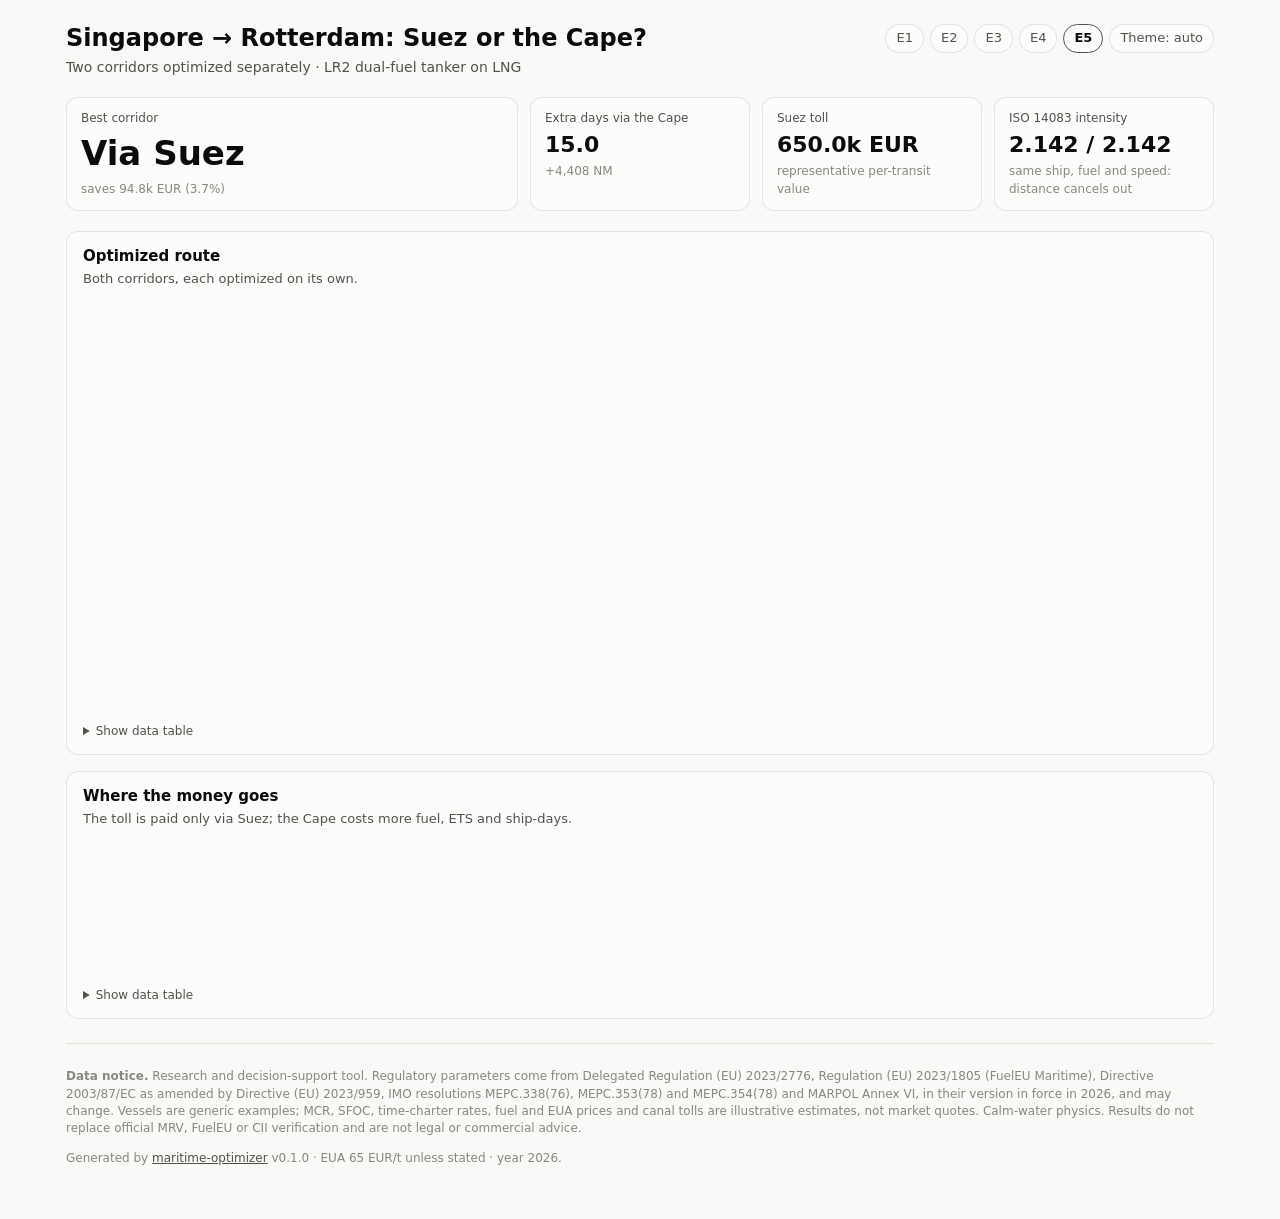
<file: examples/dashboards/e5.html>
<!doctype html>
<html lang="en"><head><meta charset="utf-8"><meta name="viewport" content="width=device-width,initial-scale=1">
<title>E5 · Singapore → Rotterdam: Suez or the Cape?</title>
<script src="https://cdn.plot.ly/plotly-4.1.1.min.js"></script>
<style>
:root{color-scheme:light;--page:#f9f9f7;--surface:#fcfcfb;--ink:#0b0b0b;--ink2:#52514e;--muted:#898781;
--grid:#e1e0d9;--border:rgba(11,11,11,0.10);--good:#0ca30c;--bad:#d03b3b;--warn:#ec835a}
@media (prefers-color-scheme:dark){:root:where(:not([data-theme="light"])){color-scheme:dark;
--page:#0d0d0d;--surface:#1a1a19;--ink:#f0efec;--ink2:#c3c2b7;--muted:#898781;--grid:#2c2c2a;--border:rgba(255,255,255,0.10)}}
:root[data-theme="dark"]{color-scheme:dark;--page:#0d0d0d;--surface:#1a1a19;--ink:#f0efec;--ink2:#c3c2b7;
--muted:#898781;--grid:#2c2c2a;--border:rgba(255,255,255,0.10)}
*{box-sizing:border-box}
body{margin:0;background:var(--page);color:var(--ink);font:14px/1.45 system-ui,-apple-system,"Segoe UI",sans-serif}
.wrap{max-width:1180px;margin:0 auto;padding:24px 16px 40px}
header{display:flex;flex-wrap:wrap;gap:12px;align-items:flex-start;justify-content:space-between}
h1{font-size:24px;line-height:1.2;margin:0 0 4px;font-weight:650}
.sub{color:var(--ink2);margin:0}
nav{display:flex;gap:6px;flex-wrap:wrap;align-items:center}
nav a,nav button{font:inherit;font-size:13px;color:var(--ink2);text-decoration:none;padding:4px 10px;
border:1px solid var(--border);border-radius:999px;background:var(--surface);cursor:pointer}
nav a[aria-current]{color:var(--ink);font-weight:600;border-color:var(--ink2)}
.tiles{display:grid;grid-template-columns:repeat(auto-fit,minmax(126px,1fr));gap:12px;margin:20px 0}
.tile{background:var(--surface);border:1px solid var(--border);border-radius:12px;padding:12px 14px}
.tile .label{color:var(--ink2);font-size:12px}
.tile .value{font-size:22px;font-weight:600;margin-top:2px}
.tile.hero{grid-column:span 2}
.tile.hero .value{font-size:34px}
.tile .note{color:var(--muted);font-size:12px;margin-top:2px}
.status{display:inline-flex;align-items:center;gap:6px}
.status i{font-style:normal;width:18px;height:18px;border-radius:50%;display:inline-grid;place-items:center;
color:#fff;font-size:12px;font-weight:700}
.status.good i{background:var(--good)} .status.bad i{background:var(--bad)}
.grid{display:grid;grid-template-columns:repeat(auto-fit,minmax(min(100%,520px),1fr));gap:16px}
.card{background:var(--surface);border:1px solid var(--border);border-radius:12px;padding:14px 16px;min-width:0}
.card.wide{grid-column:1/-1}
.card .plotly-graph-div{width:100%!important;max-width:100%}
.card h2{font-size:15px;margin:0 0 2px;font-weight:600}
.card p.cap{color:var(--ink2);margin:0 0 8px;font-size:13px}
details{margin-top:6px}
summary{cursor:pointer;color:var(--ink2);font-size:12px}
table{border-collapse:collapse;width:100%;margin-top:6px;font-size:12px;font-variant-numeric:tabular-nums}
th,td{text-align:right;padding:4px 6px;border-bottom:1px solid var(--grid)}
th:first-child,td:first-child{text-align:left}
th{color:var(--ink2);font-weight:600}
.tablewrap{overflow-x:auto}
footer{margin-top:24px;color:var(--muted);font-size:12px;border-top:1px solid var(--grid);padding-top:12px}
footer a{color:var(--ink2)}
</style></head>
<body><div class="wrap">
<header><div><h1>Singapore → Rotterdam: Suez or the Cape?</h1><p class="sub">Two corridors optimized separately · LR2 dual-fuel tanker on LNG</p></div>
<nav aria-label="Scenarios"><a href="e1.html">E1</a><a href="e2.html">E2</a><a href="e3.html">E3</a><a href="e4.html">E4</a><a href="e5.html" aria-current=page>E5</a><button id="theme" type="button" onclick="cycleTheme()">Theme: auto</button></nav>
</header>
<div class="tiles"><div class="tile hero"><div class="label">Best corridor</div><div class="value">Via Suez</div><div class="note">saves 94.8k EUR (3.7%)</div></div><div class="tile"><div class="label">Extra days via the Cape</div><div class="value">15.0</div><div class="note">+4,408 NM</div></div><div class="tile"><div class="label">Suez toll</div><div class="value">650.0k EUR</div><div class="note">representative per-transit value</div></div><div class="tile"><div class="label">ISO 14083 intensity</div><div class="value">2.142 / 2.142</div><div class="note">same ship, fuel and speed: distance cancels out</div></div></div>
<div class="grid"><section class="card wide"><h2>Optimized route</h2><p class="cap">Both corridors, each optimized on its own.</p><div style="height:420px; width:100%;">                            <div id="map" class="plotly-graph-div" style="height:100%; width:100%;"></div>            <script>                window.PLOTLYENV=window.PLOTLYENV || {};                                if (document.getElementById("map")) {                    Plotly.newPlot(                        "map",                        [{"hoverinfo":"skip","lat":[1.2640000000000002,1.6763301298198803,2.088355202964597,2.5000000000000004,3.0732956348532405,3.646118049093212,4.218378161094377,4.789986524953124,5.360853273133035,5.930888059106562,6.5,6.138186368206541,5.775152692868317,5.410973153988613,5.045721790322618,4.679472505947055,4.3122990773264585,3.944275160839902,3.575474300732379,3.205969937455441,2.8358354163621553,2.4651439967217756,2.0939688610199028,1.7223831245101875,1.3504598449840433,0.9782720327249156,0.6058926606140428,0.2333946743547468,-0.13914899721755233,-0.5116654317722724,-0.8840817031001905,-1.2563248707421366,-1.6283219696624678,-2.0,-1.3951983877946965,-0.7902277837439364,-0.18516151562720148,0.4199271625569254,1.0249650140940876,1.6298787630690834,2.234595037854486,2.839040314535157,3.4431408602311953,4.046822676282363,4.650011441257723,5.252632453755192,5.854610574956764,6.4558701709065565,7.056335054480428,7.655928427017706,8.25457281958766,8.852190033865842,9.448701082597985,10.044026129632197,10.638084429503648,11.230794266559608,11.82207289361687,12.41183647014827,13.0,13.011409351533736,13.01950202420125,13.024275665740241,13.025728888348668,13.023861269503392,13.018673352209497,13.01016664467988,12.998343619445652,12.983207711899052,12.964763318271569,12.943015793051009,12.917971445842346,12.88963753767811,12.858022276785158,12.823134813815578,12.784985236550455,12.743584564086163,12.698944740513674,12.65107862810229,12.599999999999998,13.363684266731475,14.126603518970603,14.88870701383231,15.649942797255921,16.41025761780938,17.16959683695301,17.92790433549972,18.685122415994986,19.441191700726566,20.196051025058757,20.949637325770656,21.701885524061396,22.45272840286828,23.202096478125497,23.949917863572722,24.69611812870323,25.440620149421253,26.18334395095792,26.924206542574055,27.663121743557333,28.400000000000002,28.950390410920434,29.500000000000004,30.05011583735529,30.599999999999998,30.929500003847483,31.258999999999997,31.624496762418627,31.982843312182748,32.33388265466005,32.67745748421449,33.013410366705685,33.341583933755395,33.66182108873031,33.973965224312295,34.2778604514428,34.57335183933745,34.86028566617141,35.13850967993453,35.407873368851476,35.66822824065236,35.919428109870275,36.161329392229845,36.39379140507992,36.616676672714,36.82985123531591,37.03318496016685,37.22655185365536,37.40983037254552,37.582903732883125,37.74566021485464,37.89799346186438,38.0398027720591,38.17099338051074,38.29147673026718,38.40117073049805,38.50000000000001,37.74298720425575,36.97616675461003,36.2,36.172503495811355,36.127,36.236438172828,36.33512721251205,36.42300093027755,36.50000000000001,37.375780598127015,38.251060093844444,39.12581001603296,40.0,40.85733284879575,41.71327968403212,42.56776012184683,43.42068818597977,44.27197180873678,45.121512280147535,45.969203639173124,46.8149320000198,47.658574805706465,48.5,48.95317436602287,49.3923785015592,49.817140365235495,50.22698382536031,50.62143020505599,51.00000000000001,51.46271792852004,51.905],"line":{"color":"#2a78d6","dash":"solid","width":2},"lon":[103.82,103.04701885326989,102.27371216435881,101.5,100.78872345791233,100.076682586893,99.36373432612831,98.64973545149527,97.93454255342544,97.21801201635559,96.5,95.68856617331006,94.87823555198331,94.06894444193352,93.2606286415584,92.45322347833051,91.64666384459709,90.84088423263388,90.03581876900074,89.23140124824798,88.42756516602445,87.62424375163947,86.82137000013209,86.01887670390231,85.21669648395951,84.41476182084492,83.61300508528463,82.81135856863118,82.00975451315139,81.2081251422191,80.40640269047107,79.60451943398478,78.80240772053682,78.0,77.36913384772595,76.73859204484779,76.10823389207656,75.47791876500003,74.84750605676041,74.21685512069368,73.58582521305541,72.95427543595763,72.32206468064318,71.68905157122711,71.05509440903734,70.42005111769208,69.78377918905697,69.14613563023096,68.50697691171843,67.86615891695293,67.22353689334808,66.57896540506204,65.9322982876736,65.28338860498155,64.63208860815278,63.97824969746053,63.32172238687043,62.66235627175051,62.0,61.06928638750499,60.13849957188795,59.2076644268084,58.27680588211143,57.345948894851254,56.41511842027097,55.484339382785244,54.55363664701263,53.623034988904195,52.69255906701481,51.76223339396292,50.83208230812432,49.902129945604656,48.97240021253452,48.04291675773021,47.113702945762334,46.18478183047281,45.25617612898033,44.32790819621226,43.4,42.959897515329615,42.517000325334905,42.07112614534939,41.62208887249515,41.16969833031775,40.71376000561412,40.25407477701894,39.790438634917194,39.32264239225594,38.85047138583687,38.373705167682715,37.89211718608755,37.405474455982244,36.91353721827435,36.41605858785715,35.912784190025775,35.40345178509267,34.88779088105975,34.36552233428343,33.836357938163616,33.3,32.97672583430007,32.64999999999999,32.47597186731458,32.29999999999999,32.300996554120594,32.302,31.347832652329107,30.386213528947884,29.417131123345435,28.440583531622874,27.45657886923201,26.46513567979971,25.466283333137312,24.460062409362546,23.446525065903025,22.425735384011357,21.397769691304646,20.362716856750644,19.320678554462418,18.271769492638235,17.21611760399562,16.153864194103758,15.085164044118144,14.01018546456952,12.92911029705718,11.842133860946436,10.749464842471783,9.651325124000762,8.547949551617704,7.439585639638256,6.326493211161913,5.208943974305976,4.087221034333923,2.96161834248818,1.8324400829530825,0.7000000000000001,-0.388590489489742,-1.4549979200045253,-2.5,-3.972185315999702,-5.443,-6.578010492791357,-7.716046375608756,-8.856810879908888,-10.000000000000002,-10.241130238507903,-10.487956766218138,-10.740799684619319,-11.0,-10.60452395989195,-10.19868490753453,-9.78190008472217,-9.3535481884837,-8.912966151946907,-8.459445622383228,-7.992229105538245,-7.510505742276923,-7.0134066802759145,-6.500000000000001,-5.240069549274129,-3.957400285107611,-2.6519724158364846,-1.323834643203433,0.026890258290391433,1.4000000000000001,2.934632665419353,4.5],"meta":{"slot":0},"mode":"lines","name":"Via Suez","opacity":1.0,"type":"scattergeo"},{"hoverinfo":"text","hovertext":["\u003cb\u003eSingapore\u003c\u002fb\u003e (port)\u003cbr\u003eVia Suez\u003cbr\u003e0 NM from origin","\u003cb\u003eStrait of Malacca\u003c\u002fb\u003e (canal\u002fstrait)\u003cbr\u003eVia Suez\u003cbr\u003e181 NM from origin","\u003cb\u003eNW Malacca Strait\u003c\u002fb\u003e (waypoint)\u003cbr\u003eVia Suez\u003cbr\u003e623 NM from origin","\u003cb\u003eIndian Ocean\u003c\u002fb\u003e (waypoint)\u003cbr\u003eVia Suez\u003cbr\u003e2,026 NM from origin","\u003cb\u003eArabian Sea\u003c\u002fb\u003e (waypoint)\u003cbr\u003eVia Suez\u003cbr\u003e3,535 NM from origin","\u003cb\u003eBab-el-Mandeb\u003c\u002fb\u003e (canal\u002fstrait)\u003cbr\u003eVia Suez\u003cbr\u003e4,787 NM from origin","\u003cb\u003eGulf of Suez (south)\u003c\u002fb\u003e (waypoint)\u003cbr\u003eVia Suez\u003cbr\u003e6,057 NM from origin","\u003cb\u003eGulf of Suez (north)\u003c\u002fb\u003e (waypoint)\u003cbr\u003eVia Suez\u003cbr\u003e6,142 NM from origin","\u003cb\u003eSuez Canal\u003c\u002fb\u003e (canal\u002fstrait)\u003cbr\u003eVia Suez\u003cbr\u003e6,221 NM from origin","\u003cb\u003ePort Said\u003c\u002fb\u003e (port)\u003cbr\u003eVia Suez\u003cbr\u003e6,267 NM from origin","\u003cb\u003eBalearic Sea\u003c\u002fb\u003e (waypoint)\u003cbr\u003eVia Suez\u003cbr\u003e8,115 NM from origin","\u003cb\u003eAlboran Sea\u003c\u002fb\u003e (waypoint)\u003cbr\u003eVia Suez\u003cbr\u003e8,352 NM from origin","\u003cb\u003eAlgeciras\u003c\u002fb\u003e (port)\u003cbr\u003eVia Suez\u003cbr\u003e8,516 NM from origin","\u003cb\u003eCape St. Vincent\u003c\u002fb\u003e (waypoint)\u003cbr\u003eVia Suez\u003cbr\u003e8,771 NM from origin","\u003cb\u003eWest of Iberia\u003c\u002fb\u003e (waypoint)\u003cbr\u003eVia Suez\u003cbr\u003e9,019 NM from origin","\u003cb\u003eUshant\u003c\u002fb\u003e (waypoint)\u003cbr\u003eVia Suez\u003cbr\u003e9,646 NM from origin","\u003cb\u003eStrait of Dover\u003c\u002fb\u003e (canal\u002fstrait)\u003cbr\u003eVia Suez\u003cbr\u003e10,038 NM from origin","\u003cb\u003eRotterdam\u003c\u002fb\u003e (port)\u003cbr\u003eVia Suez\u003cbr\u003e10,185 NM from origin"],"lat":[1.264,2.5,6.5,-2.0,13.0,12.6,28.4,29.5,30.6,31.259,38.5,36.2,36.127,36.5,40.0,48.5,51.0,51.905],"lon":[103.82,101.5,96.5,78.0,62.0,43.4,33.3,32.65,32.3,32.302,0.7,-2.5,-5.443,-10.0,-11.0,-6.5,1.4,4.5],"marker":{"opacity":0,"size":14},"mode":"markers","showlegend":false,"type":"scattergeo"},{"hoverinfo":"skip","lat":[1.2640000000000002,1.6763301298198803,2.088355202964597,2.5000000000000004,3.0732956348532405,3.646118049093212,4.218378161094377,4.789986524953124,5.360853273133035,5.930888059106562,6.5,6.835427661237778,7.16879584892771,7.499999999999999,6.789454709586499,6.078347910768411,5.366740287805893,4.654691939218961,3.9422624490315097,3.229510957055365,2.5164962283449257,1.803276721951559,1.0899106591059564,0.37645609095568716,-0.3370290340153927,-1.0504868027598722,-1.763859270505814,-2.4770883935363908,-3.190115961784426,-3.9028835311156995,-4.615332355174489,-5.327403316664115,-6.039036857934385,-6.7501729107467225,-7.460750825086672,-8.17070929689191,-8.879986294562505,-9.588518984118354,-10.296243652867068,-11.00309563144353,-11.709009214080453,-12.413917576967266,-13.117752694552602,-13.820445253643486,-14.521924565152691,-15.222118473343555,-15.920953262420097,-16.618353560308744,-17.31424223947679,-18.008540314632192,-18.701166837148723,-19.392038786061157,-20.08107095547602,-20.7681758382455,-21.45326350575486,-22.13624148367815,-22.817014623562077,-23.495484970105625,-24.171551624011354,-24.845110600296092,-25.516054681961904,-26.184273268944864,-26.849652222278703,-27.51207370343358,-28.171416008817598,-28.827553399460506,-29.480355925936028,-30.12968924862212,-30.775414453447613,-31.417387863329772,-32.05546084557189,-32.68947961556249,-33.31928503720007,-33.944712420560414,-34.565591317426886,-35.18174531542109,-35.792991831599885,-36.3991419065289,-37.0,-37.093575733039984,-37.177041729059816,-37.25034495319879,-37.31343856326186,-37.366282041471194,-37.40884130947746,-37.44108882584738,-37.46300366535598,-37.47457157953301,-37.47578503803993,-37.46664325058658,-37.44715216923337,-37.41732447106231,-37.37717952133953,-37.32674331742795,-37.26604841384331,-37.195133828974775,-37.11404493411397,-37.02283332555061,-36.92155668059808,-36.81027859850696,-36.68906842730871,-36.558001077702876,-36.41715682516093,-36.266621101466356,-36.10648427694419,-35.936841434654674,-35.757792137833896,-35.56944019186154,-35.37189340202066,-35.16526332829005,-34.949665038373965,-34.725216860131425,-34.4920401345152,-34.250258970073,-34.0,-33.422450721341015,-32.84001086315275,-32.25285089742019,-31.661136259807098,-31.06502748566885,-30.464680348635657,-29.860246000940172,-29.251871114759584,-28.639698023929377,-28.02386486546702,-27.404505720416868,-26.781750753595365,-26.15572635187585,-25.52655526070798,-24.894356718616322,-24.259246589467203,-23.621337492333577,-22.980738928822976,-22.33755740776598,-21.691896567190792,-21.043857293534806,-20.393537838066166,-19.741033930507704,-19.08643888987308,-18.429843732539357,-17.77133727759359,-17.11100624950209,-16.44893537816048,-15.785207496391168,-15.119903634961712,-14.453103115203364,-13.78488363931436,-13.115321378436176,-12.444491058594679,-11.772466044600675,-11.099318422006535,-10.42511907721725,-9.74993777585557,-9.073843239481725,-8.396903220769085,-7.719184577237135,-7.04075334364376,-6.361674803138515,-5.682013557278815,-5.001833595010409,-4.3211983607137645,-3.6401708214171666,-2.9588135332775725,-2.2771887074294814,-1.5953582753022728,-0.913383953505709,-0.23132730838354781,0.45075017966536,1.1327870519989145,1.8147218075774,2.4964928387433676,3.178038366836625,3.859296377544687,4.540204555889276,5.220700220748878,5.900720258817539,6.5802010578993855,7.2590784394385155,7.937287590183122,8.614762992882921,9.291438355918238,9.967246541759287,10.64211949415366,11.31598816394036,11.988782433388488,12.660431038959203,13.330861492389845,14.0,14.812524263743697,15.624505432797227,16.435907801300843,17.246694650420697,18.056828173475914,18.86626939722049,19.674978098957922,20.482912719143474,21.290030269103777,22.096286233476363,22.901634466941676,23.70602708478767,24.509414346811965,25.31174453402778,26.11296381759826,26.913016119378394,27.71184296339419,28.50938331753559,29.30557342468115,30.100346622409937,30.89363315038803,31.68535994444301,32.47545041626101,33.263824217554635,34.05039698745832,34.83508008180833,35.61778028285884,36.398399487872176,37.17683437490043,37.95297604394824,38.72670963157126,39.49791389682349,40.26646077631951,41.03221490602526,41.79503310723632,42.55476383404655,43.31124657945623,44.06431123712138,44.813777415609195,45.559453701906804,46.301136870837844,47.038611036986715,47.77164674572545,48.5,48.95317436602287,49.3923785015592,49.817140365235495,50.22698382536031,50.62143020505599,51.00000000000001,51.46271792852004,51.905],"line":{"color":"#6250d6","dash":"solid","width":2},"lon":[103.82,103.04701885326989,102.27371216435881,101.5,100.78872345791233,100.076682586893,99.36373432612831,98.64973545149527,97.93454255342544,97.21801201635559,96.5,95.50141871218004,94.50143928159561,93.5,92.97572061594207,92.45298776922647,91.93163535079063,91.41149851430266,90.89241352575938,90.3742176139329,89.8567488215674,89.33984585722094,88.82334794764242,88.3070946905695,87.79092590783057,87.27468149863103,86.75820129290366,86.24132490460174,85.72389158481421,85.20574007458352,84.68670845730884,84.1666340106204,83.6453530576146,83.12270081734485,82.59851125446882,82.07261692796017,81.54484883880174,81.01503627658641,80.4830066649638,79.94858540588406,79.411595722605,78.87185850144535,78.32919213228732,77.78341234785232,77.23433206179918,76.68176120572141,76.12550656515147,75.56537161471476,75.00115635261525,74.43265713467812,73.85966650822384,73.28197304610228,72.6993611812761,72.11161104240949,71.51849829099353,70.91979396062177,70.31526429912117,69.70467061434465,69.08776912454307,68.46431081435703,67.83404129760409,67.19670068818462,66.5520234805919,65.89973844168865,65.23956851560533,64.57123074382476,63.894436202745254,63.208889961259125,62.51429106114835,61.81033252338251,61.09670138370672,60.37307876122987,59.63913996406392,58.894554636423486,58.13898695196908,57.37209585856498,56.59353538002092,55.802954980790034,55.0,53.9040060997881,52.80544870725837,51.70460945283556,50.601775717547405,49.49723994919582,48.391298949323776,47.28425313481235,46.17640577821897,45.06806223120038,43.95952913555249,42.85111362653741,41.7431225332546,40.63586158084621,39.529634599306476,38.42474274359023,37.32148372958953,36.22015109037072,35.121033456841026,34.02441386674767,32.93056910560775,31.839769082829584,30.752276245921475,29.66834503529646,28.588221381780137,27.512142248517137,26.44033521855683,25.37301812898722,24.31039875208188,23.252674523533898,22.20003231747778,21.15264826764914,20.110687633705574,19.074304711434056,18.04364278530206,17.018834121572667,15.999999999999996,15.214054431453865,14.438540165028831,13.673177016432616,12.917686882344457,12.171794087903681,11.435225687747936,10.707711724267565,9.988985446559282,9.278783493372854,8.576846043152507,7.882916934083231,7.196743756862569,6.51807792273334,5.8466747091328735,5.182293285141053,4.52469671874362,3.8736519677689536,3.22892985620661,2.5903050374744043,1.9575559460673806,1.330464738897306,0.708817227514376,0.09240280229401196,-0.5189856504295922,-1.1255518373953277,-1.7274961528117097,-2.325015777397397,-2.918304781419072,-3.507554231148227,-4.09295229822084,-4.674684371441299,-5.252933170624548,-5.827878862118223,-6.399699175690658,-6.968569522510283,-7.53466311397846,-8.098151081210675,-8.659202594991047,-9.217984986052073,-9.77466386555601,-10.329403245676401,-10.882365660197921,-11.43371228507057,-11.9836030588699,-12.532196803129258,-13.079651342522135,-13.626123624883876,-14.171769841071269,-14.71674554466684,-15.261205771541253,-15.805305159293397,-16.34919806659165,-16.89303869244388,-17.436981195425677,-17.981179812897953,-18.52578898024531,-19.070963450165763,-19.61685841204101,-20.163629611413445,-20.71143346959233,-21.260427203406927,-21.81076894511782,-22.362617862490907,-22.916134279029638,-23.471479794351378,-24.02881740468222,-24.58831162343187,-25.150128601795366,-25.714436249312264,-26.281404354295173,-26.85120470401957,-27.424011204543348,-27.999999999999996,-27.64650657993891,-27.2903525986269,-26.931365095472405,-26.56936653038273,-26.204174456928655,-25.83560118057517,-25.46345340084185,-25.08753183619358,-24.707630830395647,-24.323537938996083,-23.93503349452374,-23.541890148911737,-23.14387239157364,-22.740736041473983,-22.33222771144584,-21.918084242916894,-21.49803210911193,-21.071786784705754,-20.63905207980642,-20.19951943605632,-19.752867182550457,-19.298759749188264,-18.836846835002216,-18.366762528945358,-17.88812438057658,-17.40053241806127,-16.90356811091401,-16.39679327495608,-15.879748917054812,-15.351954017365335,-14.812904247023491,-14.262070619557816,-13.69889807472053,-13.122803994006485,-12.533176647864767,-11.929373575545766,-11.310719899707816,-10.6765065793817,-10.02598860671567,-9.358383155165688,-8.672867689533375,-7.96857805157884,-7.244606538950705,-6.500000000000001,-5.240069549274129,-3.957400285107611,-2.6519724158364846,-1.323834643203433,0.026890258290391433,1.4000000000000001,2.934632665419353,4.5],"meta":{"slot":6},"mode":"lines","name":"Via the Cape","opacity":1.0,"type":"scattergeo"},{"hoverinfo":"text","hovertext":["\u003cb\u003eSingapore\u003c\u002fb\u003e (port)\u003cbr\u003eVia the Cape\u003cbr\u003e0 NM from origin","\u003cb\u003eStrait of Malacca\u003c\u002fb\u003e (canal\u002fstrait)\u003cbr\u003eVia the Cape\u003cbr\u003e181 NM from origin","\u003cb\u003eNW Malacca Strait\u003c\u002fb\u003e (waypoint)\u003cbr\u003eVia the Cape\u003cbr\u003e623 NM from origin","\u003cb\u003eNW Sumatra\u003c\u002fb\u003e (waypoint)\u003cbr\u003eVia the Cape\u003cbr\u003e840 NM from origin","\u003cb\u003eSouth Indian Ocean\u003c\u002fb\u003e (waypoint)\u003cbr\u003eVia the Cape\u003cbr\u003e4,792 NM from origin","\u003cb\u003eSW Africa\u003c\u002fb\u003e (waypoint)\u003cbr\u003eVia the Cape\u003cbr\u003e6,979 NM from origin","\u003cb\u003eCape Verde\u003c\u002fb\u003e (waypoint)\u003cbr\u003eVia the Cape\u003cbr\u003e11,375 NM from origin","\u003cb\u003eUshant\u003c\u002fb\u003e (waypoint)\u003cbr\u003eVia the Cape\u003cbr\u003e14,054 NM from origin","\u003cb\u003eStrait of Dover\u003c\u002fb\u003e (canal\u002fstrait)\u003cbr\u003eVia the Cape\u003cbr\u003e14,446 NM from origin","\u003cb\u003eRotterdam\u003c\u002fb\u003e (port)\u003cbr\u003eVia the Cape\u003cbr\u003e14,594 NM from origin"],"lat":[1.264,2.5,6.5,7.5,-37.0,-34.0,14.0,48.5,51.0,51.905],"lon":[103.82,101.5,96.5,93.5,55.0,16.0,-28.0,-6.5,1.4,4.5],"marker":{"opacity":0,"size":14},"mode":"markers","showlegend":false,"type":"scattergeo"},{"hoverinfo":"text","hovertext":["Singapore (origin)","Strait of Malacca","Bab-el-Mandeb","Suez Canal","Port Said","Algeciras","Strait of Dover","Rotterdam (destination)"],"lat":[1.264,2.5,12.6,30.6,31.259,36.127,51.0,51.905],"lon":[103.82,101.5,43.4,32.3,32.302,-5.443,1.4,4.5],"marker":{"color":"#52514e","line":{"color":"#fcfcfb","width":2},"size":[16,9,9,9,9,9,9,16],"symbol":["circle","circle","circle","circle","circle","circle","circle","circle-open-dot"]},"meta":{"role":"nodes"},"mode":"markers+text","showlegend":false,"text":["\u003cb\u003eSingapore\u003c\u002fb\u003e","","","Suez Canal","","","","\u003cb\u003eRotterdam\u003c\u002fb\u003e"],"textfont":{"color":"#52514e","size":13},"textposition":"top center","type":"scattergeo"}],                        {"template":{"data":{"histogram2dcontour":[{"type":"histogram2dcontour","colorbar":{"outlinewidth":0,"ticks":""},"colorscale":[[0.0,"#0d0887"],[0.1111111111111111,"#46039f"],[0.2222222222222222,"#7201a8"],[0.3333333333333333,"#9c179e"],[0.4444444444444444,"#bd3786"],[0.5555555555555556,"#d8576b"],[0.6666666666666666,"#ed7953"],[0.7777777777777778,"#fb9f3a"],[0.8888888888888888,"#fdca26"],[1.0,"#f0f921"]]}],"choropleth":[{"type":"choropleth","colorbar":{"outlinewidth":0,"ticks":""}}],"histogram2d":[{"type":"histogram2d","colorbar":{"outlinewidth":0,"ticks":""},"colorscale":[[0.0,"#0d0887"],[0.1111111111111111,"#46039f"],[0.2222222222222222,"#7201a8"],[0.3333333333333333,"#9c179e"],[0.4444444444444444,"#bd3786"],[0.5555555555555556,"#d8576b"],[0.6666666666666666,"#ed7953"],[0.7777777777777778,"#fb9f3a"],[0.8888888888888888,"#fdca26"],[1.0,"#f0f921"]]}],"heatmap":[{"type":"heatmap","colorbar":{"outlinewidth":0,"ticks":""},"colorscale":[[0.0,"#0d0887"],[0.1111111111111111,"#46039f"],[0.2222222222222222,"#7201a8"],[0.3333333333333333,"#9c179e"],[0.4444444444444444,"#bd3786"],[0.5555555555555556,"#d8576b"],[0.6666666666666666,"#ed7953"],[0.7777777777777778,"#fb9f3a"],[0.8888888888888888,"#fdca26"],[1.0,"#f0f921"]]}],"contourcarpet":[{"type":"contourcarpet","colorbar":{"outlinewidth":0,"ticks":""}}],"contour":[{"type":"contour","colorbar":{"outlinewidth":0,"ticks":""},"colorscale":[[0.0,"#0d0887"],[0.1111111111111111,"#46039f"],[0.2222222222222222,"#7201a8"],[0.3333333333333333,"#9c179e"],[0.4444444444444444,"#bd3786"],[0.5555555555555556,"#d8576b"],[0.6666666666666666,"#ed7953"],[0.7777777777777778,"#fb9f3a"],[0.8888888888888888,"#fdca26"],[1.0,"#f0f921"]]}],"surface":[{"type":"surface","colorbar":{"outlinewidth":0,"ticks":""},"colorscale":[[0.0,"#0d0887"],[0.1111111111111111,"#46039f"],[0.2222222222222222,"#7201a8"],[0.3333333333333333,"#9c179e"],[0.4444444444444444,"#bd3786"],[0.5555555555555556,"#d8576b"],[0.6666666666666666,"#ed7953"],[0.7777777777777778,"#fb9f3a"],[0.8888888888888888,"#fdca26"],[1.0,"#f0f921"]]}],"mesh3d":[{"type":"mesh3d","colorbar":{"outlinewidth":0,"ticks":""}}],"scatter":[{"fillpattern":{"fillmode":"overlay","size":10,"solidity":0.2},"type":"scatter"}],"parcoords":[{"type":"parcoords","line":{"colorbar":{"outlinewidth":0,"ticks":""}}}],"scatterpolargl":[{"type":"scatterpolargl","marker":{"colorbar":{"outlinewidth":0,"ticks":""}}}],"bar":[{"error_x":{"color":"#2a3f5f"},"error_y":{"color":"#2a3f5f"},"marker":{"line":{"color":"#E5ECF6","width":0.5},"pattern":{"fillmode":"overlay","size":10,"solidity":0.2}},"type":"bar"}],"scattergeo":[{"type":"scattergeo","marker":{"colorbar":{"outlinewidth":0,"ticks":""}}}],"scatterpolar":[{"type":"scatterpolar","marker":{"colorbar":{"outlinewidth":0,"ticks":""}}}],"histogram":[{"marker":{"pattern":{"fillmode":"overlay","size":10,"solidity":0.2}},"type":"histogram"}],"scattergl":[{"type":"scattergl","marker":{"colorbar":{"outlinewidth":0,"ticks":""}}}],"scatter3d":[{"type":"scatter3d","line":{"colorbar":{"outlinewidth":0,"ticks":""}},"marker":{"colorbar":{"outlinewidth":0,"ticks":""}}}],"scattermap":[{"type":"scattermap","marker":{"colorbar":{"outlinewidth":0,"ticks":""}}}],"scatterternary":[{"type":"scatterternary","marker":{"colorbar":{"outlinewidth":0,"ticks":""}}}],"scattercarpet":[{"type":"scattercarpet","marker":{"colorbar":{"outlinewidth":0,"ticks":""}}}],"carpet":[{"aaxis":{"endlinecolor":"#2a3f5f","gridcolor":"white","linecolor":"white","minorgridcolor":"white","startlinecolor":"#2a3f5f"},"baxis":{"endlinecolor":"#2a3f5f","gridcolor":"white","linecolor":"white","minorgridcolor":"white","startlinecolor":"#2a3f5f"},"type":"carpet"}],"table":[{"cells":{"fill":{"color":"#EBF0F8"},"line":{"color":"white"}},"header":{"fill":{"color":"#C8D4E3"},"line":{"color":"white"}},"type":"table"}],"barpolar":[{"marker":{"line":{"color":"#E5ECF6","width":0.5},"pattern":{"fillmode":"overlay","size":10,"solidity":0.2}},"type":"barpolar"}],"pie":[{"automargin":true,"type":"pie"}]},"layout":{"autotypenumbers":"strict","colorway":["#636efa","#EF553B","#00cc96","#ab63fa","#FFA15A","#19d3f3","#FF6692","#B6E880","#FF97FF","#FECB52"],"font":{"color":"#2a3f5f"},"hovermode":"closest","hoverlabel":{"align":"left"},"paper_bgcolor":"white","plot_bgcolor":"#E5ECF6","polar":{"bgcolor":"#E5ECF6","angularaxis":{"gridcolor":"white","linecolor":"white","ticks":""},"radialaxis":{"gridcolor":"white","linecolor":"white","ticks":""}},"ternary":{"bgcolor":"#E5ECF6","aaxis":{"gridcolor":"white","linecolor":"white","ticks":""},"baxis":{"gridcolor":"white","linecolor":"white","ticks":""},"caxis":{"gridcolor":"white","linecolor":"white","ticks":""}},"coloraxis":{"colorbar":{"outlinewidth":0,"ticks":""}},"colorscale":{"sequential":[[0.0,"#0d0887"],[0.1111111111111111,"#46039f"],[0.2222222222222222,"#7201a8"],[0.3333333333333333,"#9c179e"],[0.4444444444444444,"#bd3786"],[0.5555555555555556,"#d8576b"],[0.6666666666666666,"#ed7953"],[0.7777777777777778,"#fb9f3a"],[0.8888888888888888,"#fdca26"],[1.0,"#f0f921"]],"sequentialminus":[[0.0,"#0d0887"],[0.1111111111111111,"#46039f"],[0.2222222222222222,"#7201a8"],[0.3333333333333333,"#9c179e"],[0.4444444444444444,"#bd3786"],[0.5555555555555556,"#d8576b"],[0.6666666666666666,"#ed7953"],[0.7777777777777778,"#fb9f3a"],[0.8888888888888888,"#fdca26"],[1.0,"#f0f921"]],"diverging":[[0,"#8e0152"],[0.1,"#c51b7d"],[0.2,"#de77ae"],[0.3,"#f1b6da"],[0.4,"#fde0ef"],[0.5,"#f7f7f7"],[0.6,"#e6f5d0"],[0.7,"#b8e186"],[0.8,"#7fbc41"],[0.9,"#4d9221"],[1,"#276419"]]},"xaxis":{"gridcolor":"white","linecolor":"white","ticks":"","title":{"standoff":15},"zerolinecolor":"white","automargin":true,"zerolinewidth":2},"yaxis":{"gridcolor":"white","linecolor":"white","ticks":"","title":{"standoff":15},"zerolinecolor":"white","automargin":true,"zerolinewidth":2},"scene":{"xaxis":{"backgroundcolor":"#E5ECF6","gridcolor":"white","linecolor":"white","showbackground":true,"ticks":"","zerolinecolor":"white","gridwidth":2},"yaxis":{"backgroundcolor":"#E5ECF6","gridcolor":"white","linecolor":"white","showbackground":true,"ticks":"","zerolinecolor":"white","gridwidth":2},"zaxis":{"backgroundcolor":"#E5ECF6","gridcolor":"white","linecolor":"white","showbackground":true,"ticks":"","zerolinecolor":"white","gridwidth":2}},"shapedefaults":{"line":{"color":"#2a3f5f"}},"annotationdefaults":{"arrowcolor":"#2a3f5f","arrowhead":0,"arrowwidth":1},"geo":{"bgcolor":"white","landcolor":"#E5ECF6","subunitcolor":"white","showland":true,"showlakes":true,"lakecolor":"white"},"title":{"x":0.05}}},"geo":{"projection":{"type":"natural earth"},"lonaxis":{"range":[-91.28502054945193,167.10502054945192]},"lataxis":{"range":[-42.47578503803994,56.90500000000001]},"showcountries":false,"showframe":false,"showland":true,"landcolor":"#e9e8e2","showocean":true,"oceancolor":"#fcfcfb","showlakes":true,"lakecolor":"#fcfcfb","showcoastlines":true,"coastlinecolor":"#c3c2b7","coastlinewidth":0.5,"bgcolor":"rgba(0,0,0,0)"},"margin":{"l":0,"r":0,"t":0,"b":0},"font":{"family":"system-ui, -apple-system, \"Segoe UI\", sans-serif","color":"#52514e","size":12},"hoverlabel":{"font":{"family":"system-ui, -apple-system, \"Segoe UI\", sans-serif","size":12}},"xaxis":{"tickfont":{"color":"#898781","size":11},"title":{"font":{"color":"#52514e","size":12}},"gridcolor":"#e1e0d9","linecolor":"#c3c2b7","zeroline":false,"showline":true,"ticks":""},"yaxis":{"tickfont":{"color":"#898781","size":11},"title":{"font":{"color":"#52514e","size":12}},"gridcolor":"#e1e0d9","linecolor":"#c3c2b7","zeroline":false,"showline":true,"ticks":""},"legend":{"font":{"color":"#52514e"},"orientation":"h","yanchor":"bottom","y":1.0,"x":0,"traceorder":"normal"},"height":420,"paper_bgcolor":"rgba(0,0,0,0)","plot_bgcolor":"rgba(0,0,0,0)","barcornerradius":4,"separators":".\u2009","showlegend":true},                        {"displayModeBar": false, "responsive": true}                    )                };            </script>        </div><details><summary>Show data table</summary><div class="tablewrap"><table><thead><tr><th>Route</th><th>Nodes</th><th>Distance NM</th><th>Days</th></tr></thead><tbody><tr><td>Via Suez</td><td>Singapore → Strait of Malacca → NW Malacca Strait → Indian Ocean → Arabian Sea → Bab-el-Mandeb → Gulf of Suez (south) → Gulf of Suez (north) → Suez Canal → Port Said → Balearic Sea → Alboran Sea → Algeciras → Cape St. Vincent → West of Iberia → Ushant → Strait of Dover → Rotterdam</td><td>10,185</td><td>37.8</td></tr><tr><td>Via the Cape</td><td>Singapore → Strait of Malacca → NW Malacca Strait → NW Sumatra → South Indian Ocean → SW Africa → Cape Verde → Ushant → Strait of Dover → Rotterdam</td><td>14,594</td><td>52.8</td></tr></tbody></table></div></details></section><section class="card wide"><h2>Where the money goes</h2><p class="cap">The toll is paid only via Suez; the Cape costs more fuel, ETS and ship-days.</p><div style="height:144px; width:100%;">                            <div id="cost" class="plotly-graph-div" style="height:100%; width:100%;"></div>            <script>                window.PLOTLYENV=window.PLOTLYENV || {};                                if (document.getElementById("cost")) {                    Plotly.newPlot(                        "cost",                        [{"customdata":[["510.5k EUR",20.663824315003776],["731.4k EUR",28.513541808575617]],"hovertemplate":"\u003cb\u003e%{y}\u003c\u002fb\u003e\u003cbr\u003eFuel: %{customdata[0]} (%{customdata[1]:.0f} %)\u003cextra\u003e\u003c\u002fextra\u003e","marker":{"color":"#eb6834","line":{"color":"#fcfcfb","width":2}},"meta":{"slot":1},"name":"Fuel","orientation":"h","x":[510483.4710028347,731421.2162208926],"y":["Via Suez","Via the Cape"],"type":"bar"},{"customdata":[["81.9k EUR",3.3143786987059403],["117.3k EUR",4.573435882649538]],"hovertemplate":"\u003cb\u003e%{y}\u003c\u002fb\u003e\u003cbr\u003eEU ETS: %{customdata[0]} (%{customdata[1]:.0f} %)\u003cextra\u003e\u003c\u002fextra\u003e","marker":{"color":"#e87ba4","line":{"color":"#fcfcfb","width":2}},"meta":{"slot":4},"name":"EU ETS","orientation":"h","x":[81879.10991407196,117316.46871697067],"y":["Via Suez","Via the Cape"],"type":"bar"},{"customdata":[["1.23M EUR",49.71049296234889],["1.72M EUR",66.91302230877486]],"hovertemplate":"\u003cb\u003e%{y}\u003c\u002fb\u003e\u003cbr\u003eTime charter: %{customdata[0]} (%{customdata[1]:.0f} %)\u003cextra\u003e\u003c\u002fextra\u003e","marker":{"color":"#1baf7a","line":{"color":"#fcfcfb","width":2}},"meta":{"slot":2},"name":"Time charter","orientation":"h","x":[1228058.4951671474,1716433.7032090607],"y":["Via Suez","Via the Cape"],"type":"bar"},{"customdata":[["650.0k EUR",26.311304023941396],["0 EUR",0.0]],"hovertemplate":"\u003cb\u003e%{y}\u003c\u002fb\u003e\u003cbr\u003eCanal tolls: %{customdata[0]} (%{customdata[1]:.0f} %)\u003cextra\u003e\u003c\u002fextra\u003e","marker":{"color":"#b58900","line":{"color":"#fcfcfb","width":2}},"meta":{"slot":3},"name":"Canal tolls","orientation":"h","x":[650000.0,0.0],"y":["Via Suez","Via the Cape"],"type":"bar"}],                        {"template":{"data":{"histogram2dcontour":[{"type":"histogram2dcontour","colorbar":{"outlinewidth":0,"ticks":""},"colorscale":[[0.0,"#0d0887"],[0.1111111111111111,"#46039f"],[0.2222222222222222,"#7201a8"],[0.3333333333333333,"#9c179e"],[0.4444444444444444,"#bd3786"],[0.5555555555555556,"#d8576b"],[0.6666666666666666,"#ed7953"],[0.7777777777777778,"#fb9f3a"],[0.8888888888888888,"#fdca26"],[1.0,"#f0f921"]]}],"choropleth":[{"type":"choropleth","colorbar":{"outlinewidth":0,"ticks":""}}],"histogram2d":[{"type":"histogram2d","colorbar":{"outlinewidth":0,"ticks":""},"colorscale":[[0.0,"#0d0887"],[0.1111111111111111,"#46039f"],[0.2222222222222222,"#7201a8"],[0.3333333333333333,"#9c179e"],[0.4444444444444444,"#bd3786"],[0.5555555555555556,"#d8576b"],[0.6666666666666666,"#ed7953"],[0.7777777777777778,"#fb9f3a"],[0.8888888888888888,"#fdca26"],[1.0,"#f0f921"]]}],"heatmap":[{"type":"heatmap","colorbar":{"outlinewidth":0,"ticks":""},"colorscale":[[0.0,"#0d0887"],[0.1111111111111111,"#46039f"],[0.2222222222222222,"#7201a8"],[0.3333333333333333,"#9c179e"],[0.4444444444444444,"#bd3786"],[0.5555555555555556,"#d8576b"],[0.6666666666666666,"#ed7953"],[0.7777777777777778,"#fb9f3a"],[0.8888888888888888,"#fdca26"],[1.0,"#f0f921"]]}],"contourcarpet":[{"type":"contourcarpet","colorbar":{"outlinewidth":0,"ticks":""}}],"contour":[{"type":"contour","colorbar":{"outlinewidth":0,"ticks":""},"colorscale":[[0.0,"#0d0887"],[0.1111111111111111,"#46039f"],[0.2222222222222222,"#7201a8"],[0.3333333333333333,"#9c179e"],[0.4444444444444444,"#bd3786"],[0.5555555555555556,"#d8576b"],[0.6666666666666666,"#ed7953"],[0.7777777777777778,"#fb9f3a"],[0.8888888888888888,"#fdca26"],[1.0,"#f0f921"]]}],"surface":[{"type":"surface","colorbar":{"outlinewidth":0,"ticks":""},"colorscale":[[0.0,"#0d0887"],[0.1111111111111111,"#46039f"],[0.2222222222222222,"#7201a8"],[0.3333333333333333,"#9c179e"],[0.4444444444444444,"#bd3786"],[0.5555555555555556,"#d8576b"],[0.6666666666666666,"#ed7953"],[0.7777777777777778,"#fb9f3a"],[0.8888888888888888,"#fdca26"],[1.0,"#f0f921"]]}],"mesh3d":[{"type":"mesh3d","colorbar":{"outlinewidth":0,"ticks":""}}],"scatter":[{"fillpattern":{"fillmode":"overlay","size":10,"solidity":0.2},"type":"scatter"}],"parcoords":[{"type":"parcoords","line":{"colorbar":{"outlinewidth":0,"ticks":""}}}],"scatterpolargl":[{"type":"scatterpolargl","marker":{"colorbar":{"outlinewidth":0,"ticks":""}}}],"bar":[{"error_x":{"color":"#2a3f5f"},"error_y":{"color":"#2a3f5f"},"marker":{"line":{"color":"#E5ECF6","width":0.5},"pattern":{"fillmode":"overlay","size":10,"solidity":0.2}},"type":"bar"}],"scattergeo":[{"type":"scattergeo","marker":{"colorbar":{"outlinewidth":0,"ticks":""}}}],"scatterpolar":[{"type":"scatterpolar","marker":{"colorbar":{"outlinewidth":0,"ticks":""}}}],"histogram":[{"marker":{"pattern":{"fillmode":"overlay","size":10,"solidity":0.2}},"type":"histogram"}],"scattergl":[{"type":"scattergl","marker":{"colorbar":{"outlinewidth":0,"ticks":""}}}],"scatter3d":[{"type":"scatter3d","line":{"colorbar":{"outlinewidth":0,"ticks":""}},"marker":{"colorbar":{"outlinewidth":0,"ticks":""}}}],"scattermap":[{"type":"scattermap","marker":{"colorbar":{"outlinewidth":0,"ticks":""}}}],"scatterternary":[{"type":"scatterternary","marker":{"colorbar":{"outlinewidth":0,"ticks":""}}}],"scattercarpet":[{"type":"scattercarpet","marker":{"colorbar":{"outlinewidth":0,"ticks":""}}}],"carpet":[{"aaxis":{"endlinecolor":"#2a3f5f","gridcolor":"white","linecolor":"white","minorgridcolor":"white","startlinecolor":"#2a3f5f"},"baxis":{"endlinecolor":"#2a3f5f","gridcolor":"white","linecolor":"white","minorgridcolor":"white","startlinecolor":"#2a3f5f"},"type":"carpet"}],"table":[{"cells":{"fill":{"color":"#EBF0F8"},"line":{"color":"white"}},"header":{"fill":{"color":"#C8D4E3"},"line":{"color":"white"}},"type":"table"}],"barpolar":[{"marker":{"line":{"color":"#E5ECF6","width":0.5},"pattern":{"fillmode":"overlay","size":10,"solidity":0.2}},"type":"barpolar"}],"pie":[{"automargin":true,"type":"pie"}]},"layout":{"autotypenumbers":"strict","colorway":["#636efa","#EF553B","#00cc96","#ab63fa","#FFA15A","#19d3f3","#FF6692","#B6E880","#FF97FF","#FECB52"],"font":{"color":"#2a3f5f"},"hovermode":"closest","hoverlabel":{"align":"left"},"paper_bgcolor":"white","plot_bgcolor":"#E5ECF6","polar":{"bgcolor":"#E5ECF6","angularaxis":{"gridcolor":"white","linecolor":"white","ticks":""},"radialaxis":{"gridcolor":"white","linecolor":"white","ticks":""}},"ternary":{"bgcolor":"#E5ECF6","aaxis":{"gridcolor":"white","linecolor":"white","ticks":""},"baxis":{"gridcolor":"white","linecolor":"white","ticks":""},"caxis":{"gridcolor":"white","linecolor":"white","ticks":""}},"coloraxis":{"colorbar":{"outlinewidth":0,"ticks":""}},"colorscale":{"sequential":[[0.0,"#0d0887"],[0.1111111111111111,"#46039f"],[0.2222222222222222,"#7201a8"],[0.3333333333333333,"#9c179e"],[0.4444444444444444,"#bd3786"],[0.5555555555555556,"#d8576b"],[0.6666666666666666,"#ed7953"],[0.7777777777777778,"#fb9f3a"],[0.8888888888888888,"#fdca26"],[1.0,"#f0f921"]],"sequentialminus":[[0.0,"#0d0887"],[0.1111111111111111,"#46039f"],[0.2222222222222222,"#7201a8"],[0.3333333333333333,"#9c179e"],[0.4444444444444444,"#bd3786"],[0.5555555555555556,"#d8576b"],[0.6666666666666666,"#ed7953"],[0.7777777777777778,"#fb9f3a"],[0.8888888888888888,"#fdca26"],[1.0,"#f0f921"]],"diverging":[[0,"#8e0152"],[0.1,"#c51b7d"],[0.2,"#de77ae"],[0.3,"#f1b6da"],[0.4,"#fde0ef"],[0.5,"#f7f7f7"],[0.6,"#e6f5d0"],[0.7,"#b8e186"],[0.8,"#7fbc41"],[0.9,"#4d9221"],[1,"#276419"]]},"xaxis":{"gridcolor":"white","linecolor":"white","ticks":"","title":{"standoff":15},"zerolinecolor":"white","automargin":true,"zerolinewidth":2},"yaxis":{"gridcolor":"white","linecolor":"white","ticks":"","title":{"standoff":15},"zerolinecolor":"white","automargin":true,"zerolinewidth":2},"scene":{"xaxis":{"backgroundcolor":"#E5ECF6","gridcolor":"white","linecolor":"white","showbackground":true,"ticks":"","zerolinecolor":"white","gridwidth":2},"yaxis":{"backgroundcolor":"#E5ECF6","gridcolor":"white","linecolor":"white","showbackground":true,"ticks":"","zerolinecolor":"white","gridwidth":2},"zaxis":{"backgroundcolor":"#E5ECF6","gridcolor":"white","linecolor":"white","showbackground":true,"ticks":"","zerolinecolor":"white","gridwidth":2}},"shapedefaults":{"line":{"color":"#2a3f5f"}},"annotationdefaults":{"arrowcolor":"#2a3f5f","arrowhead":0,"arrowwidth":1},"geo":{"bgcolor":"white","landcolor":"#E5ECF6","subunitcolor":"white","showland":true,"showlakes":true,"lakecolor":"white"},"title":{"x":0.05}}},"annotations":[{"font":{"color":"#0b0b0b","size":12},"showarrow":false,"text":"2.47M EUR","x":2470421.076084054,"xanchor":"left","xshift":6,"y":"Via Suez"},{"font":{"color":"#0b0b0b","size":12},"showarrow":false,"text":"2.57M EUR","x":2565171.388146924,"xanchor":"left","xshift":6,"y":"Via the Cape"}],"margin":{"l":8,"r":90,"t":36,"b":8},"font":{"family":"system-ui, -apple-system, \"Segoe UI\", sans-serif","color":"#52514e","size":12},"hoverlabel":{"font":{"family":"system-ui, -apple-system, \"Segoe UI\", sans-serif","size":12}},"xaxis":{"tickfont":{"color":"#898781","size":11},"title":{"font":{"color":"#52514e","size":12}},"gridcolor":"#e1e0d9","linecolor":"#c3c2b7","zeroline":false,"showline":false,"ticks":"","tickformat":"~s","ticksuffix":" EUR"},"yaxis":{"tickfont":{"color":"#898781","size":11},"title":{"font":{"color":"#52514e","size":12}},"gridcolor":"#e1e0d9","linecolor":"#c3c2b7","zeroline":false,"showline":true,"ticks":"","autorange":"reversed","showgrid":false},"legend":{"font":{"color":"#52514e"},"orientation":"h","yanchor":"bottom","y":1.0,"x":0,"traceorder":"normal"},"height":144,"paper_bgcolor":"rgba(0,0,0,0)","plot_bgcolor":"rgba(0,0,0,0)","barcornerradius":4,"separators":".\u2009","showlegend":true,"barmode":"stack","bargap":0.5},                        {"displayModeBar": false, "responsive": true}                    )                };            </script>        </div><details><summary>Show data table</summary><div class="tablewrap"><table><thead><tr><th></th><th>Fuel EUR</th><th>EU ETS EUR</th><th>Time charter EUR</th><th>Canal tolls EUR</th><th>FuelEU penalty EUR</th><th>Total EUR</th></tr></thead><tbody><tr><td>Via Suez</td><td>510,483</td><td>81,879</td><td>1,228,058</td><td>650,000</td><td>0</td><td>2,470,421</td></tr><tr><td>Via the Cape</td><td>731,421</td><td>117,316</td><td>1,716,434</td><td>0</td><td>0</td><td>2,565,171</td></tr></tbody></table></div></details></section></div>
<footer><p><strong>Data notice.</strong> Research and decision-support tool. Regulatory parameters come from Delegated Regulation (EU) 2023/2776, Regulation (EU) 2023/1805 (FuelEU Maritime), Directive 2003/87/EC as amended by Directive (EU) 2023/959, IMO resolutions MEPC.338(76), MEPC.353(78) and MEPC.354(78) and MARPOL Annex VI, in their version in force in 2026, and may change. Vessels are generic examples; MCR, SFOC, time-charter rates, fuel and EUA prices and canal tolls are illustrative estimates, not market quotes. Calm-water physics. Results do not replace official MRV, FuelEU or CII verification and are not legal or commercial advice.</p>
<p>Generated by <a href="https://github.com/alejandrovinuesa/maritime-optimizer">maritime-optimizer</a>
v0.1.0 · EUA 65 EUR/t unless stated · year 2026.</p></footer>
</div><script>
const PAL = {"light": {"surface": "#fcfcfb", "page": "#f9f9f7", "ink": "#0b0b0b", "ink2": "#52514e", "muted": "#898781", "grid": "#e1e0d9", "axis": "#c3c2b7", "land": "#e9e8e2", "ocean": "#fcfcfb", "coast": "#c3c2b7", "border": "rgba(11,11,11,0.10)", "series": ["#2a78d6", "#eb6834", "#1baf7a", "#b58900", "#e87ba4", "#008300", "#6250d6", "#e34948"]}, "dark": {"surface": "#1a1a19", "page": "#0d0d0d", "ink": "#f0efec", "ink2": "#c3c2b7", "muted": "#898781", "grid": "#2c2c2a", "axis": "#383835", "land": "#2c2c2a", "ocean": "#1a1a19", "coast": "#4a4a46", "border": "rgba(255,255,255,0.10)", "series": ["#3987e5", "#d95926", "#199e70", "#e2c044", "#d55181", "#008300", "#9085e9", "#e66767"]}};
function effectiveTheme(){
  const t = document.documentElement.dataset.theme;
  if (t === 'light' || t === 'dark') return t;
  return matchMedia('(prefers-color-scheme: dark)').matches ? 'dark' : 'light';
}
function paint(){
  const p = PAL[effectiveTheme()];
  document.querySelectorAll('.js-plotly-plot').forEach(gd => {
    const lay = {'font.color': p.ink2, 'hoverlabel.bgcolor': p.surface, 'hoverlabel.font.color': p.ink,
                 'legend.font.color': p.ink2};
    Object.keys(gd.layout).filter(k => /^[xy]axis/.test(k)).forEach(k => {
      lay[k + '.gridcolor'] = p.grid; lay[k + '.linecolor'] = p.axis;
      lay[k + '.tickfont.color'] = p.muted; lay[k + '.title.font.color'] = p.ink2;
    });
    if (gd.layout.geo) Object.assign(lay, {'geo.landcolor': p.land, 'geo.oceancolor': p.ocean, 'geo.lakecolor': p.ocean,
                                           'geo.coastlinecolor': p.coast});
    (gd.layout.annotations || []).forEach((a, i) => {
      lay['annotations[' + i + '].font.color'] = a.xanchor === 'left' && a.yref !== 'paper' ? p.ink : p.ink2;
    });
    (gd.layout.shapes || []).forEach((s, i) => { lay['shapes[' + i + '].line.color'] = p.ink2; });
    Plotly.relayout(gd, lay);
    gd.data.forEach((tr, i) => {
      const m = tr.meta || {};
      const up = {'marker.line.color': p.surface};
      if (m.slot !== undefined) { const c = p.series[m.slot]; up['marker.color'] = c; up['line.color'] = c; }
      if (m.role === 'nodes') { up['marker.color'] = p.ink2; up['textfont.color'] = p.ink2; }
      if (tr.type === 'bar' && tr.text) up['textfont.color'] = p.ink;
      Plotly.restyle(gd, up, [i]);
    });
  });
}
function cycleTheme(){
  const order = ['auto', 'light', 'dark'];
  const cur = document.documentElement.dataset.theme || 'auto';
  const next = order[(order.indexOf(cur) + 1) % order.length];
  if (next === 'auto') delete document.documentElement.dataset.theme;
  else document.documentElement.dataset.theme = next;
  document.getElementById('theme').textContent = 'Theme: ' + next;
  paint();
}
matchMedia('(prefers-color-scheme: dark)').addEventListener('change', paint);
window.addEventListener('load', () => {
  document.querySelectorAll('.js-plotly-plot').forEach(gd => Plotly.Plots.resize(gd));
  paint();
});
</script></body></html>
</file>
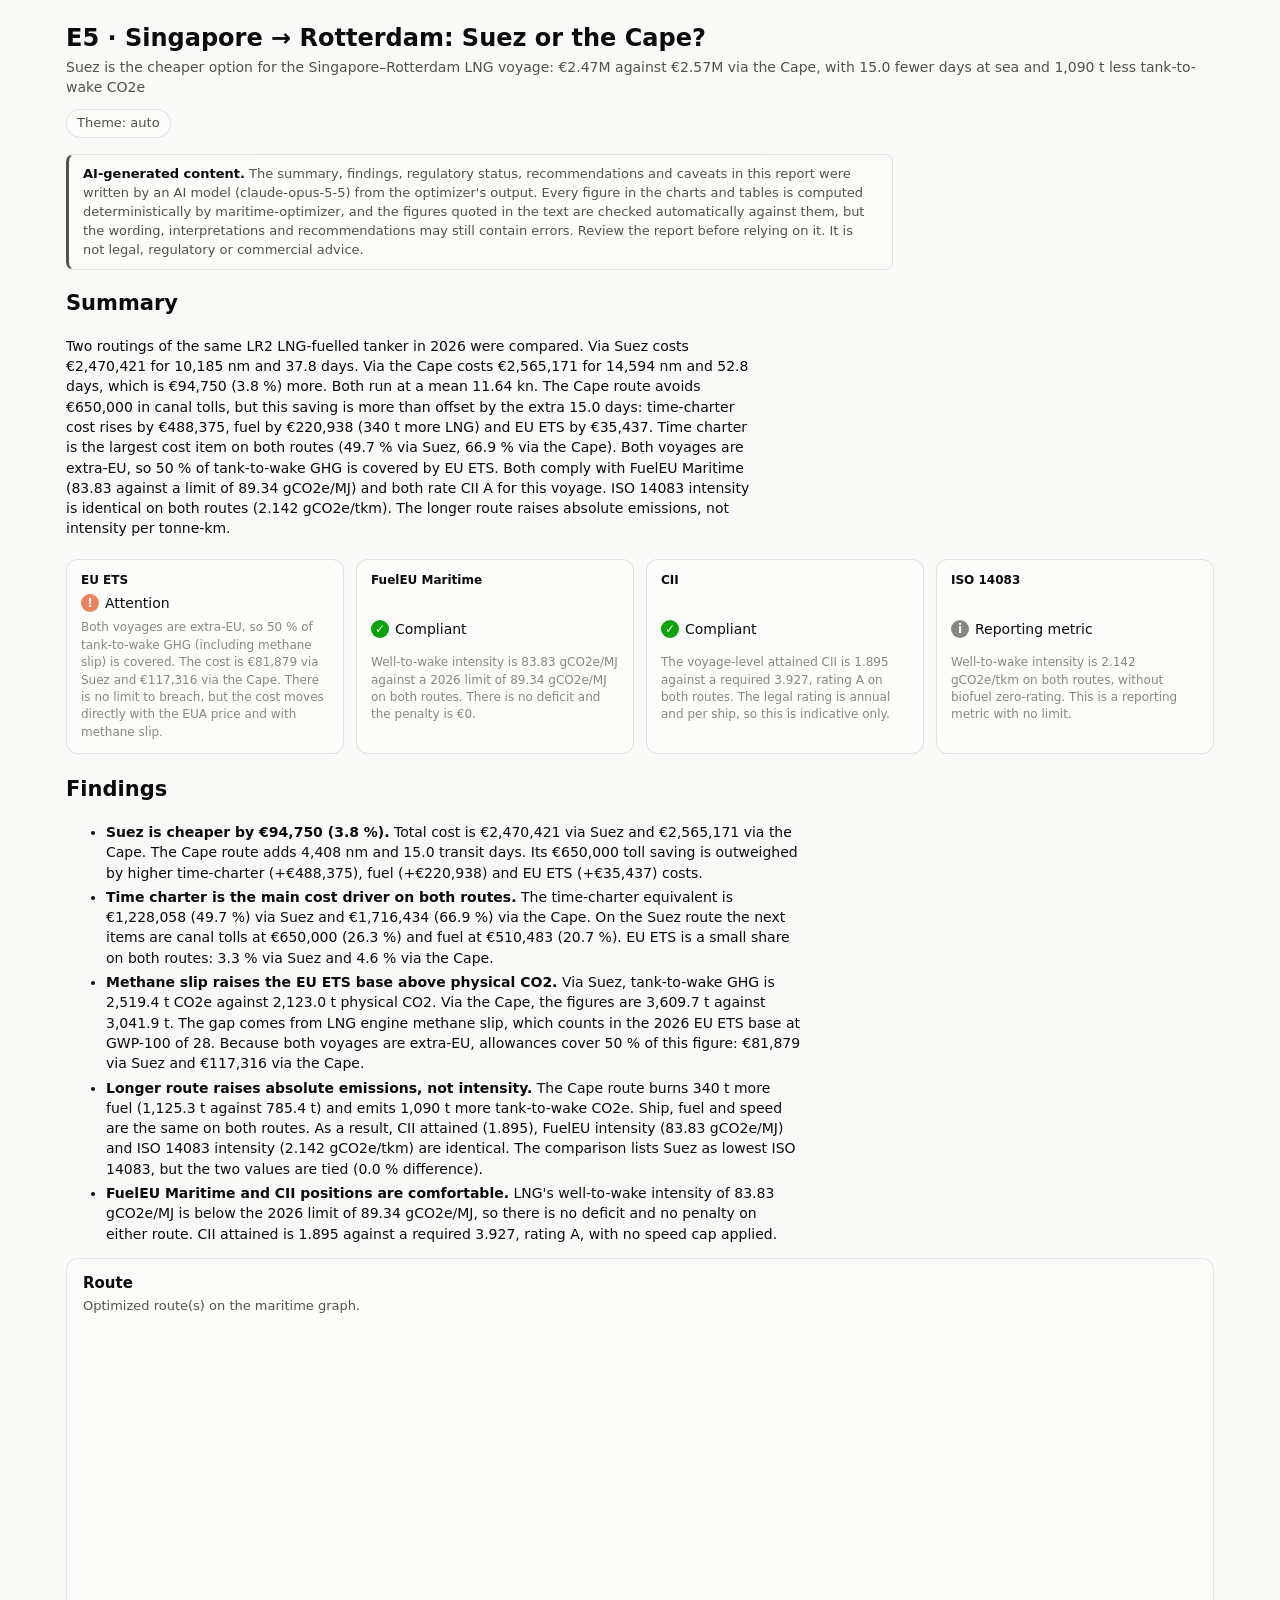
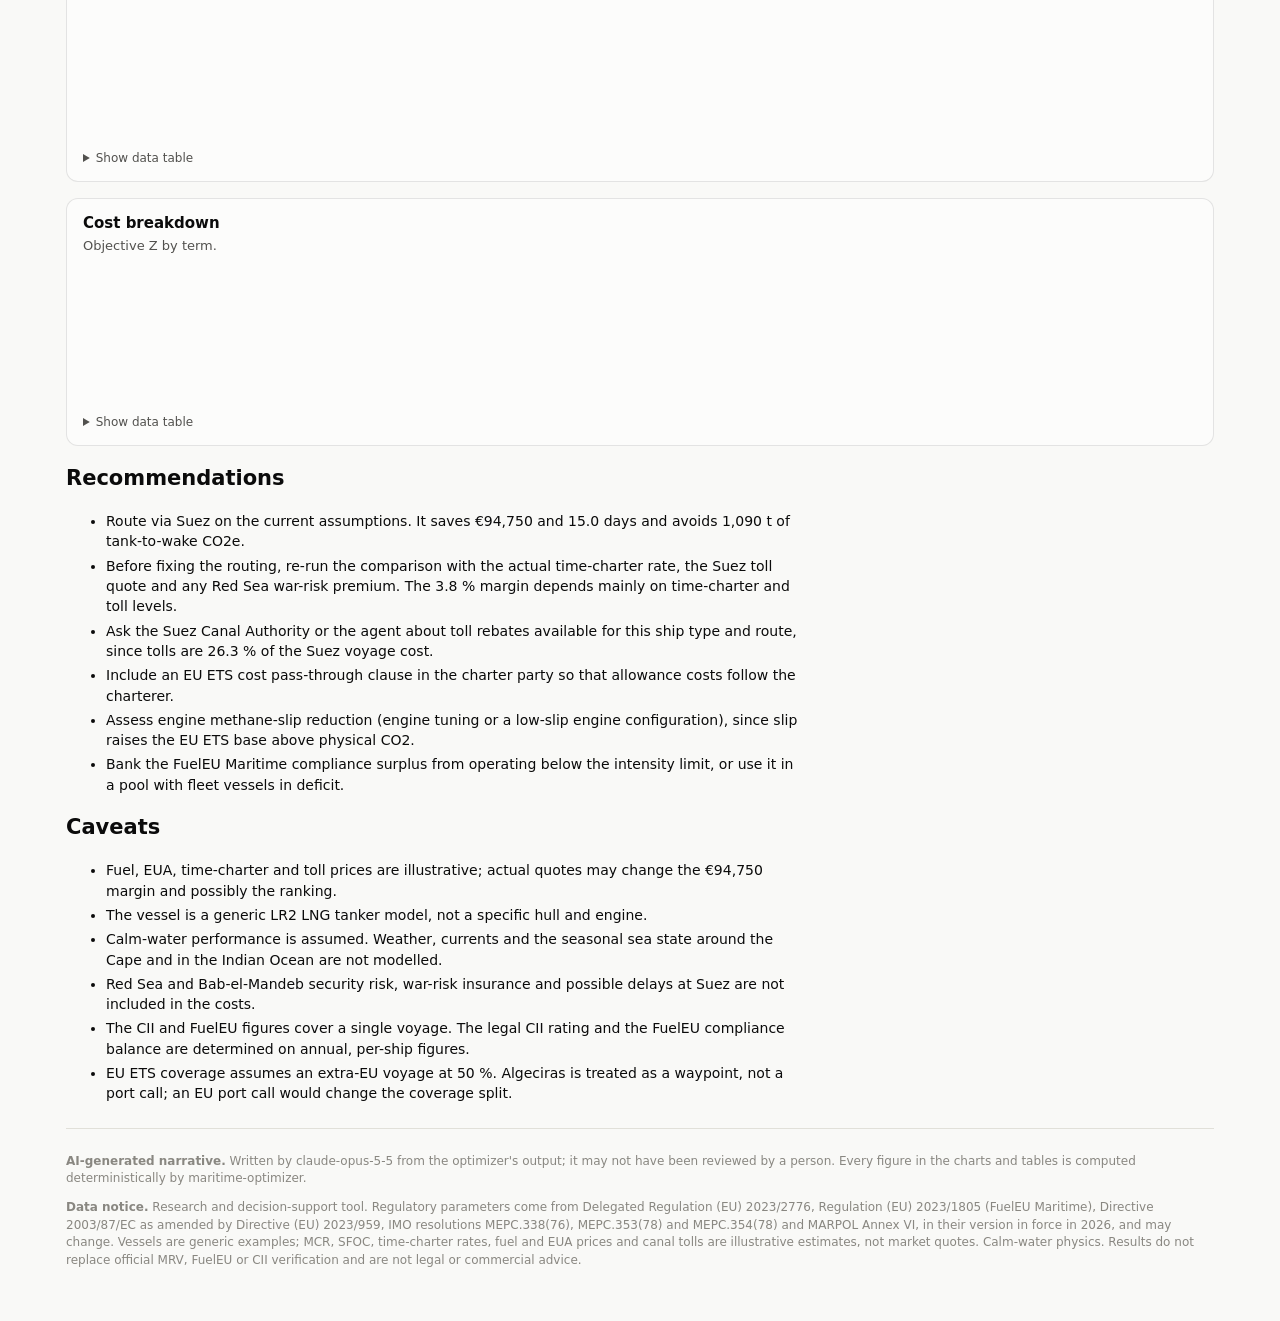
<file: examples/reports/e5_report.html>
<!doctype html>
<html lang="en"><head><meta charset="utf-8"><meta name="viewport" content="width=device-width,initial-scale=1">
<title>E5 · Singapore → Rotterdam: Suez or the Cape?</title><script src="https://cdn.plot.ly/plotly-4.1.1.min.js"></script>
<style>
:root{color-scheme:light;--page:#f9f9f7;--surface:#fcfcfb;--ink:#0b0b0b;--ink2:#52514e;--muted:#898781;
--grid:#e1e0d9;--border:rgba(11,11,11,0.10);--good:#0ca30c;--bad:#d03b3b;--warn:#ec835a}
@media (prefers-color-scheme:dark){:root:where(:not([data-theme="light"])){color-scheme:dark;
--page:#0d0d0d;--surface:#1a1a19;--ink:#f0efec;--ink2:#c3c2b7;--muted:#898781;--grid:#2c2c2a;--border:rgba(255,255,255,0.10)}}
:root[data-theme="dark"]{color-scheme:dark;--page:#0d0d0d;--surface:#1a1a19;--ink:#f0efec;--ink2:#c3c2b7;
--muted:#898781;--grid:#2c2c2a;--border:rgba(255,255,255,0.10)}
*{box-sizing:border-box}
body{margin:0;background:var(--page);color:var(--ink);font:14px/1.45 system-ui,-apple-system,"Segoe UI",sans-serif}
.wrap{max-width:1180px;margin:0 auto;padding:24px 16px 40px}
header{display:flex;flex-wrap:wrap;gap:12px;align-items:flex-start;justify-content:space-between}
h1{font-size:24px;line-height:1.2;margin:0 0 4px;font-weight:650}
.sub{color:var(--ink2);margin:0}
nav{display:flex;gap:6px;flex-wrap:wrap;align-items:center}
nav a,nav button{font:inherit;font-size:13px;color:var(--ink2);text-decoration:none;padding:4px 10px;
border:1px solid var(--border);border-radius:999px;background:var(--surface);cursor:pointer}
nav a[aria-current]{color:var(--ink);font-weight:600;border-color:var(--ink2)}
.tiles{display:grid;grid-template-columns:repeat(auto-fit,minmax(126px,1fr));gap:12px;margin:20px 0}
.tile{background:var(--surface);border:1px solid var(--border);border-radius:12px;padding:12px 14px}
.tile .label{color:var(--ink2);font-size:12px}
.tile .value{font-size:22px;font-weight:600;margin-top:2px}
.tile.hero{grid-column:span 2}
.tile.hero .value{font-size:34px}
.tile .note{color:var(--muted);font-size:12px;margin-top:2px}
.status{display:inline-flex;align-items:center;gap:6px}
.status i{font-style:normal;width:18px;height:18px;border-radius:50%;display:inline-grid;place-items:center;
color:#fff;font-size:12px;font-weight:700}
.status.good i{background:var(--good)} .status.bad i{background:var(--bad)}
.grid{display:grid;grid-template-columns:repeat(auto-fit,minmax(min(100%,520px),1fr));gap:16px}
.card{background:var(--surface);border:1px solid var(--border);border-radius:12px;padding:14px 16px;min-width:0}
.card.wide{grid-column:1/-1}
.card .plotly-graph-div{width:100%!important;max-width:100%}
.card h2{font-size:15px;margin:0 0 2px;font-weight:600}
.card p.cap{color:var(--ink2);margin:0 0 8px;font-size:13px}
details{margin-top:6px}
summary{cursor:pointer;color:var(--ink2);font-size:12px}
table{border-collapse:collapse;width:100%;margin-top:6px;font-size:12px;font-variant-numeric:tabular-nums}
th,td{text-align:right;padding:4px 6px;border-bottom:1px solid var(--grid)}
th:first-child,td:first-child{text-align:left}
th{color:var(--ink2);font-weight:600}
.tablewrap{overflow-x:auto}
footer{margin-top:24px;color:var(--muted);font-size:12px;border-top:1px solid var(--grid);padding-top:12px}
footer a{color:var(--ink2)}

.status.warn i{background:var(--warn)} .status.info i{background:var(--muted)}
.narrative p{max-width:78ch} .narrative li{margin:4px 0;max-width:78ch}
.regime{display:grid;gap:4px} .regime .label{font-weight:600;color:var(--ink)}
.status.warn i{background:var(--warn)} .status.info i{background:var(--muted)}
.narrative p{max-width:78ch} .narrative li{margin:4px 0;max-width:78ch}
.regime{display:grid;gap:4px} .regime .label{font-weight:600;color:var(--ink)}
.notice{border-left:3px solid var(--warn);padding:8px 12px;background:var(--surface);margin:12px 0}
.ai-notice{border:1px solid var(--border);border-left:3px solid var(--ink2);border-radius:8px;
padding:10px 14px;background:var(--surface);margin:16px 0;font-size:13px;color:var(--ink2);max-width:100ch}
.ai-notice strong{color:var(--ink)}
</style></head>
<body><div class="wrap">
<header><div><h1>E5 · Singapore → Rotterdam: Suez or the Cape?</h1><p class="sub">Suez is the cheaper option for the Singapore–Rotterdam LNG voyage: €2.47M against €2.57M via the Cape, with 15.0 fewer days at sea and 1,090 t less tank-to-wake CO2e</p></div>
<nav><button id="theme" type="button" onclick="cycleTheme()">Theme: auto</button></nav></header>
<aside class="ai-notice" role="note" aria-label="AI-generated content"><strong>AI-generated content.</strong> The summary, findings, regulatory status, recommendations and caveats in this report were written by an AI model (claude-opus-5-5) from the optimizer's output. Every figure in the charts and tables is computed deterministically by maritime-optimizer, and the figures quoted in the text are checked automatically against them, but the wording, interpretations and recommendations may still contain errors. Review the report before relying on it. It is not legal, regulatory or commercial advice.</aside>
<section class="narrative"><h2>Summary</h2><p>Two routings of the same LR2 LNG-fuelled tanker in 2026 were compared. Via Suez costs €2,470,421 for 10,185 nm and 37.8 days. Via the Cape costs €2,565,171 for 14,594 nm and 52.8 days, which is €94,750 (3.8 %) more. Both run at a mean 11.64 kn. The Cape route avoids €650,000 in canal tolls, but this saving is more than offset by the extra 15.0 days: time-charter cost rises by €488,375, fuel by €220,938 (340 t more LNG) and EU ETS by €35,437. Time charter is the largest cost item on both routes (49.7 % via Suez, 66.9 % via the Cape). Both voyages are extra-EU, so 50 % of tank-to-wake GHG is covered by EU ETS. Both comply with FuelEU Maritime (83.83 against a limit of 89.34 gCO2e/MJ) and both rate CII A for this voyage. ISO 14083 intensity is identical on both routes (2.142 gCO2e/tkm). The longer route raises absolute emissions, not intensity per tonne-km.</p></section>
<div class="tiles" style="grid-template-columns:repeat(auto-fit,minmax(220px,1fr))"><div class="tile regime"><div class="label">EU ETS</div><span class="status warn"><i aria-hidden="true">!</i>Attention</span><div class="note">Both voyages are extra-EU, so 50 % of tank-to-wake GHG (including methane slip) is covered. The cost is €81,879 via Suez and €117,316 via the Cape. There is no limit to breach, but the cost moves directly with the EUA price and with methane slip.</div></div><div class="tile regime"><div class="label">FuelEU Maritime</div><span class="status good"><i aria-hidden="true">✓</i>Compliant</span><div class="note">Well-to-wake intensity is 83.83 gCO2e/MJ against a 2026 limit of 89.34 gCO2e/MJ on both routes. There is no deficit and the penalty is €0.</div></div><div class="tile regime"><div class="label">CII</div><span class="status good"><i aria-hidden="true">✓</i>Compliant</span><div class="note">The voyage-level attained CII is 1.895 against a required 3.927, rating A on both routes. The legal rating is annual and per ship, so this is indicative only.</div></div><div class="tile regime"><div class="label">ISO 14083</div><span class="status info"><i aria-hidden="true">i</i>Reporting metric</span><div class="note">Well-to-wake intensity is 2.142 gCO2e/tkm on both routes, without biofuel zero-rating. This is a reporting metric with no limit.</div></div></div>
<section class="narrative"><h2>Findings</h2><ul><li><strong>Suez is cheaper by €94,750 (3.8 %).</strong> Total cost is €2,470,421 via Suez and €2,565,171 via the Cape. The Cape route adds 4,408 nm and 15.0 transit days. Its €650,000 toll saving is outweighed by higher time-charter (+€488,375), fuel (+€220,938) and EU ETS (+€35,437) costs.</li><li><strong>Time charter is the main cost driver on both routes.</strong> The time-charter equivalent is €1,228,058 (49.7 %) via Suez and €1,716,434 (66.9 %) via the Cape. On the Suez route the next items are canal tolls at €650,000 (26.3 %) and fuel at €510,483 (20.7 %). EU ETS is a small share on both routes: 3.3 % via Suez and 4.6 % via the Cape.</li><li><strong>Methane slip raises the EU ETS base above physical CO2.</strong> Via Suez, tank-to-wake GHG is 2,519.4 t CO2e against 2,123.0 t physical CO2. Via the Cape, the figures are 3,609.7 t against 3,041.9 t. The gap comes from LNG engine methane slip, which counts in the 2026 EU ETS base at GWP-100 of 28. Because both voyages are extra-EU, allowances cover 50 % of this figure: €81,879 via Suez and €117,316 via the Cape.</li><li><strong>Longer route raises absolute emissions, not intensity.</strong> The Cape route burns 340 t more fuel (1,125.3 t against 785.4 t) and emits 1,090 t more tank-to-wake CO2e. Ship, fuel and speed are the same on both routes. As a result, CII attained (1.895), FuelEU intensity (83.83 gCO2e/MJ) and ISO 14083 intensity (2.142 gCO2e/tkm) are identical. The comparison lists Suez as lowest ISO 14083, but the two values are tied (0.0 % difference).</li><li><strong>FuelEU Maritime and CII positions are comfortable.</strong> LNG&#x27;s well-to-wake intensity of 83.83 gCO2e/MJ is below the 2026 limit of 89.34 gCO2e/MJ, so there is no deficit and no penalty on either route. CII attained is 1.895 against a required 3.927, rating A, with no speed cap applied.</li></ul></section>
<div class="grid"><section class="card wide"><h2>Route</h2><p class="cap">Optimized route(s) on the maritime graph.</p><div style="height:420px; width:100%;">                            <div id="map" class="plotly-graph-div" style="height:100%; width:100%;"></div>            <script>                window.PLOTLYENV=window.PLOTLYENV || {};                                if (document.getElementById("map")) {                    Plotly.newPlot(                        "map",                        [{"hoverinfo":"skip","lat":[1.2640000000000002,1.6763301298198803,2.088355202964597,2.5000000000000004,3.0732956348532405,3.646118049093212,4.218378161094377,4.789986524953124,5.360853273133035,5.930888059106562,6.5,6.138186368206541,5.775152692868317,5.410973153988613,5.045721790322618,4.679472505947055,4.3122990773264585,3.944275160839902,3.575474300732379,3.205969937455441,2.8358354163621553,2.4651439967217756,2.0939688610199028,1.7223831245101875,1.3504598449840433,0.9782720327249156,0.6058926606140428,0.2333946743547468,-0.13914899721755233,-0.5116654317722724,-0.8840817031001905,-1.2563248707421366,-1.6283219696624678,-2.0,-1.3951983877946965,-0.7902277837439364,-0.18516151562720148,0.4199271625569254,1.0249650140940876,1.6298787630690834,2.234595037854486,2.839040314535157,3.4431408602311953,4.046822676282363,4.650011441257723,5.252632453755192,5.854610574956764,6.4558701709065565,7.056335054480428,7.655928427017706,8.25457281958766,8.852190033865842,9.448701082597985,10.044026129632197,10.638084429503648,11.230794266559608,11.82207289361687,12.41183647014827,13.0,13.011409351533736,13.01950202420125,13.024275665740241,13.025728888348668,13.023861269503392,13.018673352209497,13.01016664467988,12.998343619445652,12.983207711899052,12.964763318271569,12.943015793051009,12.917971445842346,12.88963753767811,12.858022276785158,12.823134813815578,12.784985236550455,12.743584564086163,12.698944740513674,12.65107862810229,12.599999999999998,13.363684266731475,14.126603518970603,14.88870701383231,15.649942797255921,16.41025761780938,17.16959683695301,17.92790433549972,18.685122415994986,19.441191700726566,20.196051025058757,20.949637325770656,21.701885524061396,22.45272840286828,23.202096478125497,23.949917863572722,24.69611812870323,25.440620149421253,26.18334395095792,26.924206542574055,27.663121743557333,28.400000000000002,28.950390410920434,29.500000000000004,30.05011583735529,30.599999999999998,30.929500003847483,31.258999999999997,31.624496762418627,31.982843312182748,32.33388265466005,32.67745748421449,33.013410366705685,33.341583933755395,33.66182108873031,33.973965224312295,34.2778604514428,34.57335183933745,34.86028566617141,35.13850967993453,35.407873368851476,35.66822824065236,35.919428109870275,36.161329392229845,36.39379140507992,36.616676672714,36.82985123531591,37.03318496016685,37.22655185365536,37.40983037254552,37.582903732883125,37.74566021485464,37.89799346186438,38.0398027720591,38.17099338051074,38.29147673026718,38.40117073049805,38.50000000000001,37.74298720425575,36.97616675461003,36.2,36.172503495811355,36.127,36.236438172828,36.33512721251205,36.42300093027755,36.50000000000001,37.375780598127015,38.251060093844444,39.12581001603296,40.0,40.85733284879575,41.71327968403212,42.56776012184683,43.42068818597977,44.27197180873678,45.121512280147535,45.969203639173124,46.8149320000198,47.658574805706465,48.5,48.95317436602287,49.3923785015592,49.817140365235495,50.22698382536031,50.62143020505599,51.00000000000001,51.46271792852004,51.905],"line":{"color":"#2a78d6","width":2},"lon":[103.82,103.04701885326989,102.27371216435881,101.5,100.78872345791233,100.076682586893,99.36373432612831,98.64973545149527,97.93454255342544,97.21801201635559,96.5,95.68856617331006,94.87823555198331,94.06894444193352,93.2606286415584,92.45322347833051,91.64666384459709,90.84088423263388,90.03581876900074,89.23140124824798,88.42756516602445,87.62424375163947,86.82137000013209,86.01887670390231,85.21669648395951,84.41476182084492,83.61300508528463,82.81135856863118,82.00975451315139,81.2081251422191,80.40640269047107,79.60451943398478,78.80240772053682,78.0,77.36913384772595,76.73859204484779,76.10823389207656,75.47791876500003,74.84750605676041,74.21685512069368,73.58582521305541,72.95427543595763,72.32206468064318,71.68905157122711,71.05509440903734,70.42005111769208,69.78377918905697,69.14613563023096,68.50697691171843,67.86615891695293,67.22353689334808,66.57896540506204,65.9322982876736,65.28338860498155,64.63208860815278,63.97824969746053,63.32172238687043,62.66235627175051,62.0,61.06928638750499,60.13849957188795,59.2076644268084,58.27680588211143,57.345948894851254,56.41511842027097,55.484339382785244,54.55363664701263,53.623034988904195,52.69255906701481,51.76223339396292,50.83208230812432,49.902129945604656,48.97240021253452,48.04291675773021,47.113702945762334,46.18478183047281,45.25617612898033,44.32790819621226,43.4,42.959897515329615,42.517000325334905,42.07112614534939,41.62208887249515,41.16969833031775,40.71376000561412,40.25407477701894,39.790438634917194,39.32264239225594,38.85047138583687,38.373705167682715,37.89211718608755,37.405474455982244,36.91353721827435,36.41605858785715,35.912784190025775,35.40345178509267,34.88779088105975,34.36552233428343,33.836357938163616,33.3,32.97672583430007,32.64999999999999,32.47597186731458,32.29999999999999,32.300996554120594,32.302,31.347832652329107,30.386213528947884,29.417131123345435,28.440583531622874,27.45657886923201,26.46513567979971,25.466283333137312,24.460062409362546,23.446525065903025,22.425735384011357,21.397769691304646,20.362716856750644,19.320678554462418,18.271769492638235,17.21611760399562,16.153864194103758,15.085164044118144,14.01018546456952,12.92911029705718,11.842133860946436,10.749464842471783,9.651325124000762,8.547949551617704,7.439585639638256,6.326493211161913,5.208943974305976,4.087221034333923,2.96161834248818,1.8324400829530825,0.7000000000000001,-0.388590489489742,-1.4549979200045253,-2.5,-3.972185315999702,-5.443,-6.578010492791357,-7.716046375608756,-8.856810879908888,-10.000000000000002,-10.241130238507903,-10.487956766218138,-10.740799684619319,-11.0,-10.60452395989195,-10.19868490753453,-9.78190008472217,-9.3535481884837,-8.912966151946907,-8.459445622383228,-7.992229105538245,-7.510505742276923,-7.0134066802759145,-6.500000000000001,-5.240069549274129,-3.957400285107611,-2.6519724158364846,-1.323834643203433,0.026890258290391433,1.4000000000000001,2.934632665419353,4.5],"meta":{"slot":0},"mode":"lines","name":"Via Suez","type":"scattergeo"},{"hoverinfo":"text","hovertext":["\u003cb\u003eSingapore\u003c\u002fb\u003e (port)\u003cbr\u003eVia Suez\u003cbr\u003e0 NM from origin","\u003cb\u003eStrait of Malacca\u003c\u002fb\u003e (canal\u002fstrait)\u003cbr\u003eVia Suez\u003cbr\u003e181 NM from origin","\u003cb\u003eNW Malacca Strait\u003c\u002fb\u003e (waypoint)\u003cbr\u003eVia Suez\u003cbr\u003e623 NM from origin","\u003cb\u003eIndian Ocean\u003c\u002fb\u003e (waypoint)\u003cbr\u003eVia Suez\u003cbr\u003e2,026 NM from origin","\u003cb\u003eArabian Sea\u003c\u002fb\u003e (waypoint)\u003cbr\u003eVia Suez\u003cbr\u003e3,535 NM from origin","\u003cb\u003eBab-el-Mandeb\u003c\u002fb\u003e (canal\u002fstrait)\u003cbr\u003eVia Suez\u003cbr\u003e4,787 NM from origin","\u003cb\u003eGulf of Suez (south)\u003c\u002fb\u003e (waypoint)\u003cbr\u003eVia Suez\u003cbr\u003e6,057 NM from origin","\u003cb\u003eGulf of Suez (north)\u003c\u002fb\u003e (waypoint)\u003cbr\u003eVia Suez\u003cbr\u003e6,142 NM from origin","\u003cb\u003eSuez Canal\u003c\u002fb\u003e (canal\u002fstrait)\u003cbr\u003eVia Suez\u003cbr\u003e6,221 NM from origin","\u003cb\u003ePort Said\u003c\u002fb\u003e (port)\u003cbr\u003eVia Suez\u003cbr\u003e6,267 NM from origin","\u003cb\u003eBalearic Sea\u003c\u002fb\u003e (waypoint)\u003cbr\u003eVia Suez\u003cbr\u003e8,115 NM from origin","\u003cb\u003eAlboran Sea\u003c\u002fb\u003e (waypoint)\u003cbr\u003eVia Suez\u003cbr\u003e8,352 NM from origin","\u003cb\u003eAlgeciras\u003c\u002fb\u003e (port)\u003cbr\u003eVia Suez\u003cbr\u003e8,516 NM from origin","\u003cb\u003eCape St. Vincent\u003c\u002fb\u003e (waypoint)\u003cbr\u003eVia Suez\u003cbr\u003e8,771 NM from origin","\u003cb\u003eWest of Iberia\u003c\u002fb\u003e (waypoint)\u003cbr\u003eVia Suez\u003cbr\u003e9,019 NM from origin","\u003cb\u003eUshant\u003c\u002fb\u003e (waypoint)\u003cbr\u003eVia Suez\u003cbr\u003e9,646 NM from origin","\u003cb\u003eStrait of Dover\u003c\u002fb\u003e (canal\u002fstrait)\u003cbr\u003eVia Suez\u003cbr\u003e10,038 NM from origin","\u003cb\u003eRotterdam\u003c\u002fb\u003e (port)\u003cbr\u003eVia Suez\u003cbr\u003e10,185 NM from origin"],"lat":[1.264,2.5,6.5,-2.0,13.0,12.6,28.4,29.5,30.6,31.259,38.5,36.2,36.127,36.5,40.0,48.5,51.0,51.905],"lon":[103.82,101.5,96.5,78.0,62.0,43.4,33.3,32.65,32.3,32.302,0.7,-2.5,-5.443,-10.0,-11.0,-6.5,1.4,4.5],"marker":{"opacity":0,"size":14},"mode":"markers","showlegend":false,"type":"scattergeo"},{"hoverinfo":"skip","lat":[1.2640000000000002,1.6763301298198803,2.088355202964597,2.5000000000000004,3.0732956348532405,3.646118049093212,4.218378161094377,4.789986524953124,5.360853273133035,5.930888059106562,6.5,6.835427661237778,7.16879584892771,7.499999999999999,6.789454709586499,6.078347910768411,5.366740287805893,4.654691939218961,3.9422624490315097,3.229510957055365,2.5164962283449257,1.803276721951559,1.0899106591059564,0.37645609095568716,-0.3370290340153927,-1.0504868027598722,-1.763859270505814,-2.4770883935363908,-3.190115961784426,-3.9028835311156995,-4.615332355174489,-5.327403316664115,-6.039036857934385,-6.7501729107467225,-7.460750825086672,-8.17070929689191,-8.879986294562505,-9.588518984118354,-10.296243652867068,-11.00309563144353,-11.709009214080453,-12.413917576967266,-13.117752694552602,-13.820445253643486,-14.521924565152691,-15.222118473343555,-15.920953262420097,-16.618353560308744,-17.31424223947679,-18.008540314632192,-18.701166837148723,-19.392038786061157,-20.08107095547602,-20.7681758382455,-21.45326350575486,-22.13624148367815,-22.817014623562077,-23.495484970105625,-24.171551624011354,-24.845110600296092,-25.516054681961904,-26.184273268944864,-26.849652222278703,-27.51207370343358,-28.171416008817598,-28.827553399460506,-29.480355925936028,-30.12968924862212,-30.775414453447613,-31.417387863329772,-32.05546084557189,-32.68947961556249,-33.31928503720007,-33.944712420560414,-34.565591317426886,-35.18174531542109,-35.792991831599885,-36.3991419065289,-37.0,-37.093575733039984,-37.177041729059816,-37.25034495319879,-37.31343856326186,-37.366282041471194,-37.40884130947746,-37.44108882584738,-37.46300366535598,-37.47457157953301,-37.47578503803993,-37.46664325058658,-37.44715216923337,-37.41732447106231,-37.37717952133953,-37.32674331742795,-37.26604841384331,-37.195133828974775,-37.11404493411397,-37.02283332555061,-36.92155668059808,-36.81027859850696,-36.68906842730871,-36.558001077702876,-36.41715682516093,-36.266621101466356,-36.10648427694419,-35.936841434654674,-35.757792137833896,-35.56944019186154,-35.37189340202066,-35.16526332829005,-34.949665038373965,-34.725216860131425,-34.4920401345152,-34.250258970073,-34.0,-33.422450721341015,-32.84001086315275,-32.25285089742019,-31.661136259807098,-31.06502748566885,-30.464680348635657,-29.860246000940172,-29.251871114759584,-28.639698023929377,-28.02386486546702,-27.404505720416868,-26.781750753595365,-26.15572635187585,-25.52655526070798,-24.894356718616322,-24.259246589467203,-23.621337492333577,-22.980738928822976,-22.33755740776598,-21.691896567190792,-21.043857293534806,-20.393537838066166,-19.741033930507704,-19.08643888987308,-18.429843732539357,-17.77133727759359,-17.11100624950209,-16.44893537816048,-15.785207496391168,-15.119903634961712,-14.453103115203364,-13.78488363931436,-13.115321378436176,-12.444491058594679,-11.772466044600675,-11.099318422006535,-10.42511907721725,-9.74993777585557,-9.073843239481725,-8.396903220769085,-7.719184577237135,-7.04075334364376,-6.361674803138515,-5.682013557278815,-5.001833595010409,-4.3211983607137645,-3.6401708214171666,-2.9588135332775725,-2.2771887074294814,-1.5953582753022728,-0.913383953505709,-0.23132730838354781,0.45075017966536,1.1327870519989145,1.8147218075774,2.4964928387433676,3.178038366836625,3.859296377544687,4.540204555889276,5.220700220748878,5.900720258817539,6.5802010578993855,7.2590784394385155,7.937287590183122,8.614762992882921,9.291438355918238,9.967246541759287,10.64211949415366,11.31598816394036,11.988782433388488,12.660431038959203,13.330861492389845,14.0,14.812524263743697,15.624505432797227,16.435907801300843,17.246694650420697,18.056828173475914,18.86626939722049,19.674978098957922,20.482912719143474,21.290030269103777,22.096286233476363,22.901634466941676,23.70602708478767,24.509414346811965,25.31174453402778,26.11296381759826,26.913016119378394,27.71184296339419,28.50938331753559,29.30557342468115,30.100346622409937,30.89363315038803,31.68535994444301,32.47545041626101,33.263824217554635,34.05039698745832,34.83508008180833,35.61778028285884,36.398399487872176,37.17683437490043,37.95297604394824,38.72670963157126,39.49791389682349,40.26646077631951,41.03221490602526,41.79503310723632,42.55476383404655,43.31124657945623,44.06431123712138,44.813777415609195,45.559453701906804,46.301136870837844,47.038611036986715,47.77164674572545,48.5,48.95317436602287,49.3923785015592,49.817140365235495,50.22698382536031,50.62143020505599,51.00000000000001,51.46271792852004,51.905],"line":{"color":"#eb6834","width":2},"lon":[103.82,103.04701885326989,102.27371216435881,101.5,100.78872345791233,100.076682586893,99.36373432612831,98.64973545149527,97.93454255342544,97.21801201635559,96.5,95.50141871218004,94.50143928159561,93.5,92.97572061594207,92.45298776922647,91.93163535079063,91.41149851430266,90.89241352575938,90.3742176139329,89.8567488215674,89.33984585722094,88.82334794764242,88.3070946905695,87.79092590783057,87.27468149863103,86.75820129290366,86.24132490460174,85.72389158481421,85.20574007458352,84.68670845730884,84.1666340106204,83.6453530576146,83.12270081734485,82.59851125446882,82.07261692796017,81.54484883880174,81.01503627658641,80.4830066649638,79.94858540588406,79.411595722605,78.87185850144535,78.32919213228732,77.78341234785232,77.23433206179918,76.68176120572141,76.12550656515147,75.56537161471476,75.00115635261525,74.43265713467812,73.85966650822384,73.28197304610228,72.6993611812761,72.11161104240949,71.51849829099353,70.91979396062177,70.31526429912117,69.70467061434465,69.08776912454307,68.46431081435703,67.83404129760409,67.19670068818462,66.5520234805919,65.89973844168865,65.23956851560533,64.57123074382476,63.894436202745254,63.208889961259125,62.51429106114835,61.81033252338251,61.09670138370672,60.37307876122987,59.63913996406392,58.894554636423486,58.13898695196908,57.37209585856498,56.59353538002092,55.802954980790034,55.0,53.9040060997881,52.80544870725837,51.70460945283556,50.601775717547405,49.49723994919582,48.391298949323776,47.28425313481235,46.17640577821897,45.06806223120038,43.95952913555249,42.85111362653741,41.7431225332546,40.63586158084621,39.529634599306476,38.42474274359023,37.32148372958953,36.22015109037072,35.121033456841026,34.02441386674767,32.93056910560775,31.839769082829584,30.752276245921475,29.66834503529646,28.588221381780137,27.512142248517137,26.44033521855683,25.37301812898722,24.31039875208188,23.252674523533898,22.20003231747778,21.15264826764914,20.110687633705574,19.074304711434056,18.04364278530206,17.018834121572667,15.999999999999996,15.214054431453865,14.438540165028831,13.673177016432616,12.917686882344457,12.171794087903681,11.435225687747936,10.707711724267565,9.988985446559282,9.278783493372854,8.576846043152507,7.882916934083231,7.196743756862569,6.51807792273334,5.8466747091328735,5.182293285141053,4.52469671874362,3.8736519677689536,3.22892985620661,2.5903050374744043,1.9575559460673806,1.330464738897306,0.708817227514376,0.09240280229401196,-0.5189856504295922,-1.1255518373953277,-1.7274961528117097,-2.325015777397397,-2.918304781419072,-3.507554231148227,-4.09295229822084,-4.674684371441299,-5.252933170624548,-5.827878862118223,-6.399699175690658,-6.968569522510283,-7.53466311397846,-8.098151081210675,-8.659202594991047,-9.217984986052073,-9.77466386555601,-10.329403245676401,-10.882365660197921,-11.43371228507057,-11.9836030588699,-12.532196803129258,-13.079651342522135,-13.626123624883876,-14.171769841071269,-14.71674554466684,-15.261205771541253,-15.805305159293397,-16.34919806659165,-16.89303869244388,-17.436981195425677,-17.981179812897953,-18.52578898024531,-19.070963450165763,-19.61685841204101,-20.163629611413445,-20.71143346959233,-21.260427203406927,-21.81076894511782,-22.362617862490907,-22.916134279029638,-23.471479794351378,-24.02881740468222,-24.58831162343187,-25.150128601795366,-25.714436249312264,-26.281404354295173,-26.85120470401957,-27.424011204543348,-27.999999999999996,-27.64650657993891,-27.2903525986269,-26.931365095472405,-26.56936653038273,-26.204174456928655,-25.83560118057517,-25.46345340084185,-25.08753183619358,-24.707630830395647,-24.323537938996083,-23.93503349452374,-23.541890148911737,-23.14387239157364,-22.740736041473983,-22.33222771144584,-21.918084242916894,-21.49803210911193,-21.071786784705754,-20.63905207980642,-20.19951943605632,-19.752867182550457,-19.298759749188264,-18.836846835002216,-18.366762528945358,-17.88812438057658,-17.40053241806127,-16.90356811091401,-16.39679327495608,-15.879748917054812,-15.351954017365335,-14.812904247023491,-14.262070619557816,-13.69889807472053,-13.122803994006485,-12.533176647864767,-11.929373575545766,-11.310719899707816,-10.6765065793817,-10.02598860671567,-9.358383155165688,-8.672867689533375,-7.96857805157884,-7.244606538950705,-6.500000000000001,-5.240069549274129,-3.957400285107611,-2.6519724158364846,-1.323834643203433,0.026890258290391433,1.4000000000000001,2.934632665419353,4.5],"meta":{"slot":1},"mode":"lines","name":"Via the Cape","type":"scattergeo"},{"hoverinfo":"text","hovertext":["\u003cb\u003eSingapore\u003c\u002fb\u003e (port)\u003cbr\u003eVia the Cape\u003cbr\u003e0 NM from origin","\u003cb\u003eStrait of Malacca\u003c\u002fb\u003e (canal\u002fstrait)\u003cbr\u003eVia the Cape\u003cbr\u003e181 NM from origin","\u003cb\u003eNW Malacca Strait\u003c\u002fb\u003e (waypoint)\u003cbr\u003eVia the Cape\u003cbr\u003e623 NM from origin","\u003cb\u003eNW Sumatra\u003c\u002fb\u003e (waypoint)\u003cbr\u003eVia the Cape\u003cbr\u003e840 NM from origin","\u003cb\u003eSouth Indian Ocean\u003c\u002fb\u003e (waypoint)\u003cbr\u003eVia the Cape\u003cbr\u003e4,792 NM from origin","\u003cb\u003eSW Africa\u003c\u002fb\u003e (waypoint)\u003cbr\u003eVia the Cape\u003cbr\u003e6,979 NM from origin","\u003cb\u003eCape Verde\u003c\u002fb\u003e (waypoint)\u003cbr\u003eVia the Cape\u003cbr\u003e11,375 NM from origin","\u003cb\u003eUshant\u003c\u002fb\u003e (waypoint)\u003cbr\u003eVia the Cape\u003cbr\u003e14,054 NM from origin","\u003cb\u003eStrait of Dover\u003c\u002fb\u003e (canal\u002fstrait)\u003cbr\u003eVia the Cape\u003cbr\u003e14,446 NM from origin","\u003cb\u003eRotterdam\u003c\u002fb\u003e (port)\u003cbr\u003eVia the Cape\u003cbr\u003e14,594 NM from origin"],"lat":[1.264,2.5,6.5,7.5,-37.0,-34.0,14.0,48.5,51.0,51.905],"lon":[103.82,101.5,96.5,93.5,55.0,16.0,-28.0,-6.5,1.4,4.5],"marker":{"opacity":0,"size":14},"mode":"markers","showlegend":false,"type":"scattergeo"},{"hoverinfo":"text","hovertext":["Singapore","Strait of Malacca","Bab-el-Mandeb","Suez Canal","Port Said","Algeciras","Strait of Dover","Rotterdam"],"lat":[1.264,2.5,12.6,30.6,31.259,36.127,51.0,51.905],"lon":[103.82,101.5,43.4,32.3,32.302,-5.443,1.4,4.5],"marker":{"color":"#52514e","line":{"color":"#fcfcfb","width":2},"size":9},"meta":{"role":"nodes"},"mode":"markers+text","showlegend":false,"text":["Singapore","","","Suez Canal","","","","Rotterdam"],"textfont":{"color":"#52514e","size":11},"textposition":"top center","type":"scattergeo"}],                        {"template":{"data":{"histogram2dcontour":[{"type":"histogram2dcontour","colorbar":{"outlinewidth":0,"ticks":""},"colorscale":[[0.0,"#0d0887"],[0.1111111111111111,"#46039f"],[0.2222222222222222,"#7201a8"],[0.3333333333333333,"#9c179e"],[0.4444444444444444,"#bd3786"],[0.5555555555555556,"#d8576b"],[0.6666666666666666,"#ed7953"],[0.7777777777777778,"#fb9f3a"],[0.8888888888888888,"#fdca26"],[1.0,"#f0f921"]]}],"choropleth":[{"type":"choropleth","colorbar":{"outlinewidth":0,"ticks":""}}],"histogram2d":[{"type":"histogram2d","colorbar":{"outlinewidth":0,"ticks":""},"colorscale":[[0.0,"#0d0887"],[0.1111111111111111,"#46039f"],[0.2222222222222222,"#7201a8"],[0.3333333333333333,"#9c179e"],[0.4444444444444444,"#bd3786"],[0.5555555555555556,"#d8576b"],[0.6666666666666666,"#ed7953"],[0.7777777777777778,"#fb9f3a"],[0.8888888888888888,"#fdca26"],[1.0,"#f0f921"]]}],"heatmap":[{"type":"heatmap","colorbar":{"outlinewidth":0,"ticks":""},"colorscale":[[0.0,"#0d0887"],[0.1111111111111111,"#46039f"],[0.2222222222222222,"#7201a8"],[0.3333333333333333,"#9c179e"],[0.4444444444444444,"#bd3786"],[0.5555555555555556,"#d8576b"],[0.6666666666666666,"#ed7953"],[0.7777777777777778,"#fb9f3a"],[0.8888888888888888,"#fdca26"],[1.0,"#f0f921"]]}],"contourcarpet":[{"type":"contourcarpet","colorbar":{"outlinewidth":0,"ticks":""}}],"contour":[{"type":"contour","colorbar":{"outlinewidth":0,"ticks":""},"colorscale":[[0.0,"#0d0887"],[0.1111111111111111,"#46039f"],[0.2222222222222222,"#7201a8"],[0.3333333333333333,"#9c179e"],[0.4444444444444444,"#bd3786"],[0.5555555555555556,"#d8576b"],[0.6666666666666666,"#ed7953"],[0.7777777777777778,"#fb9f3a"],[0.8888888888888888,"#fdca26"],[1.0,"#f0f921"]]}],"surface":[{"type":"surface","colorbar":{"outlinewidth":0,"ticks":""},"colorscale":[[0.0,"#0d0887"],[0.1111111111111111,"#46039f"],[0.2222222222222222,"#7201a8"],[0.3333333333333333,"#9c179e"],[0.4444444444444444,"#bd3786"],[0.5555555555555556,"#d8576b"],[0.6666666666666666,"#ed7953"],[0.7777777777777778,"#fb9f3a"],[0.8888888888888888,"#fdca26"],[1.0,"#f0f921"]]}],"mesh3d":[{"type":"mesh3d","colorbar":{"outlinewidth":0,"ticks":""}}],"scatter":[{"fillpattern":{"fillmode":"overlay","size":10,"solidity":0.2},"type":"scatter"}],"parcoords":[{"type":"parcoords","line":{"colorbar":{"outlinewidth":0,"ticks":""}}}],"scatterpolargl":[{"type":"scatterpolargl","marker":{"colorbar":{"outlinewidth":0,"ticks":""}}}],"bar":[{"error_x":{"color":"#2a3f5f"},"error_y":{"color":"#2a3f5f"},"marker":{"line":{"color":"#E5ECF6","width":0.5},"pattern":{"fillmode":"overlay","size":10,"solidity":0.2}},"type":"bar"}],"scattergeo":[{"type":"scattergeo","marker":{"colorbar":{"outlinewidth":0,"ticks":""}}}],"scatterpolar":[{"type":"scatterpolar","marker":{"colorbar":{"outlinewidth":0,"ticks":""}}}],"histogram":[{"marker":{"pattern":{"fillmode":"overlay","size":10,"solidity":0.2}},"type":"histogram"}],"scattergl":[{"type":"scattergl","marker":{"colorbar":{"outlinewidth":0,"ticks":""}}}],"scatter3d":[{"type":"scatter3d","line":{"colorbar":{"outlinewidth":0,"ticks":""}},"marker":{"colorbar":{"outlinewidth":0,"ticks":""}}}],"scattermap":[{"type":"scattermap","marker":{"colorbar":{"outlinewidth":0,"ticks":""}}}],"scatterternary":[{"type":"scatterternary","marker":{"colorbar":{"outlinewidth":0,"ticks":""}}}],"scattercarpet":[{"type":"scattercarpet","marker":{"colorbar":{"outlinewidth":0,"ticks":""}}}],"carpet":[{"aaxis":{"endlinecolor":"#2a3f5f","gridcolor":"white","linecolor":"white","minorgridcolor":"white","startlinecolor":"#2a3f5f"},"baxis":{"endlinecolor":"#2a3f5f","gridcolor":"white","linecolor":"white","minorgridcolor":"white","startlinecolor":"#2a3f5f"},"type":"carpet"}],"table":[{"cells":{"fill":{"color":"#EBF0F8"},"line":{"color":"white"}},"header":{"fill":{"color":"#C8D4E3"},"line":{"color":"white"}},"type":"table"}],"barpolar":[{"marker":{"line":{"color":"#E5ECF6","width":0.5},"pattern":{"fillmode":"overlay","size":10,"solidity":0.2}},"type":"barpolar"}],"pie":[{"automargin":true,"type":"pie"}]},"layout":{"autotypenumbers":"strict","colorway":["#636efa","#EF553B","#00cc96","#ab63fa","#FFA15A","#19d3f3","#FF6692","#B6E880","#FF97FF","#FECB52"],"font":{"color":"#2a3f5f"},"hovermode":"closest","hoverlabel":{"align":"left"},"paper_bgcolor":"white","plot_bgcolor":"#E5ECF6","polar":{"bgcolor":"#E5ECF6","angularaxis":{"gridcolor":"white","linecolor":"white","ticks":""},"radialaxis":{"gridcolor":"white","linecolor":"white","ticks":""}},"ternary":{"bgcolor":"#E5ECF6","aaxis":{"gridcolor":"white","linecolor":"white","ticks":""},"baxis":{"gridcolor":"white","linecolor":"white","ticks":""},"caxis":{"gridcolor":"white","linecolor":"white","ticks":""}},"coloraxis":{"colorbar":{"outlinewidth":0,"ticks":""}},"colorscale":{"sequential":[[0.0,"#0d0887"],[0.1111111111111111,"#46039f"],[0.2222222222222222,"#7201a8"],[0.3333333333333333,"#9c179e"],[0.4444444444444444,"#bd3786"],[0.5555555555555556,"#d8576b"],[0.6666666666666666,"#ed7953"],[0.7777777777777778,"#fb9f3a"],[0.8888888888888888,"#fdca26"],[1.0,"#f0f921"]],"sequentialminus":[[0.0,"#0d0887"],[0.1111111111111111,"#46039f"],[0.2222222222222222,"#7201a8"],[0.3333333333333333,"#9c179e"],[0.4444444444444444,"#bd3786"],[0.5555555555555556,"#d8576b"],[0.6666666666666666,"#ed7953"],[0.7777777777777778,"#fb9f3a"],[0.8888888888888888,"#fdca26"],[1.0,"#f0f921"]],"diverging":[[0,"#8e0152"],[0.1,"#c51b7d"],[0.2,"#de77ae"],[0.3,"#f1b6da"],[0.4,"#fde0ef"],[0.5,"#f7f7f7"],[0.6,"#e6f5d0"],[0.7,"#b8e186"],[0.8,"#7fbc41"],[0.9,"#4d9221"],[1,"#276419"]]},"xaxis":{"gridcolor":"white","linecolor":"white","ticks":"","title":{"standoff":15},"zerolinecolor":"white","automargin":true,"zerolinewidth":2},"yaxis":{"gridcolor":"white","linecolor":"white","ticks":"","title":{"standoff":15},"zerolinecolor":"white","automargin":true,"zerolinewidth":2},"scene":{"xaxis":{"backgroundcolor":"#E5ECF6","gridcolor":"white","linecolor":"white","showbackground":true,"ticks":"","zerolinecolor":"white","gridwidth":2},"yaxis":{"backgroundcolor":"#E5ECF6","gridcolor":"white","linecolor":"white","showbackground":true,"ticks":"","zerolinecolor":"white","gridwidth":2},"zaxis":{"backgroundcolor":"#E5ECF6","gridcolor":"white","linecolor":"white","showbackground":true,"ticks":"","zerolinecolor":"white","gridwidth":2}},"shapedefaults":{"line":{"color":"#2a3f5f"}},"annotationdefaults":{"arrowcolor":"#2a3f5f","arrowhead":0,"arrowwidth":1},"geo":{"bgcolor":"white","landcolor":"#E5ECF6","subunitcolor":"white","showland":true,"showlakes":true,"lakecolor":"white"},"title":{"x":0.05}}},"geo":{"projection":{"type":"natural earth"},"lonaxis":{"range":[-93.88502054945192,169.70502054945192]},"lataxis":{"range":[-43.47578503803993,57.905]},"showcountries":false,"showframe":false,"showland":true,"landcolor":"#e9e8e2","showocean":true,"oceancolor":"#fcfcfb","showlakes":true,"lakecolor":"#fcfcfb","showcoastlines":true,"coastlinecolor":"#c3c2b7","coastlinewidth":0.5,"bgcolor":"rgba(0,0,0,0)"},"margin":{"l":0,"r":0,"t":0,"b":0},"font":{"family":"system-ui, -apple-system, \"Segoe UI\", sans-serif","color":"#52514e","size":12},"hoverlabel":{"font":{"family":"system-ui, -apple-system, \"Segoe UI\", sans-serif","size":12}},"xaxis":{"tickfont":{"color":"#898781","size":11},"title":{"font":{"color":"#52514e","size":12}},"gridcolor":"#e1e0d9","linecolor":"#c3c2b7","zeroline":false,"showline":true,"ticks":""},"yaxis":{"tickfont":{"color":"#898781","size":11},"title":{"font":{"color":"#52514e","size":12}},"gridcolor":"#e1e0d9","linecolor":"#c3c2b7","zeroline":false,"showline":true,"ticks":""},"legend":{"font":{"color":"#52514e"},"orientation":"h","yanchor":"bottom","y":1.0,"x":0,"traceorder":"normal"},"height":420,"paper_bgcolor":"rgba(0,0,0,0)","plot_bgcolor":"rgba(0,0,0,0)","barcornerradius":4,"showlegend":true},                        {"displayModeBar": false, "responsive": true}                    )                };            </script>        </div><details><summary>Show data table</summary><div class="tablewrap"><table><thead><tr><th>Alternative</th><th>Route</th></tr></thead><tbody><tr><td>Via Suez</td><td>Singapore → Strait of Malacca → Bab-el-Mandeb → Suez Canal → Port Said → Algeciras → Strait of Dover → Rotterdam</td></tr><tr><td>Via the Cape</td><td>Singapore → Strait of Malacca → Strait of Dover → Rotterdam</td></tr></tbody></table></div></details></section><section class="card wide"><h2>Cost breakdown</h2><p class="cap">Objective Z by term.</p><div style="height:144px; width:100%;">                            <div id="cost" class="plotly-graph-div" style="height:100%; width:100%;"></div>            <script>                window.PLOTLYENV=window.PLOTLYENV || {};                                if (document.getElementById("cost")) {                    Plotly.newPlot(                        "cost",                        [{"customdata":[["510.5k EUR",20.663824315003776],["731.4k EUR",28.513541808575617]],"hovertemplate":"\u003cb\u003e%{y}\u003c\u002fb\u003e\u003cbr\u003eFuel: %{customdata[0]} (%{customdata[1]:.0f} %)\u003cextra\u003e\u003c\u002fextra\u003e","marker":{"color":"#2a78d6","line":{"color":"#fcfcfb","width":2}},"meta":{"slot":0},"name":"Fuel","orientation":"h","x":[510483.4710028347,731421.2162208926],"y":["Via Suez","Via the Cape"],"type":"bar"},{"customdata":[["81.9k EUR",3.3143786987059403],["117.3k EUR",4.573435882649538]],"hovertemplate":"\u003cb\u003e%{y}\u003c\u002fb\u003e\u003cbr\u003eEU ETS: %{customdata[0]} (%{customdata[1]:.0f} %)\u003cextra\u003e\u003c\u002fextra\u003e","marker":{"color":"#eb6834","line":{"color":"#fcfcfb","width":2}},"meta":{"slot":1},"name":"EU ETS","orientation":"h","x":[81879.10991407196,117316.46871697067],"y":["Via Suez","Via the Cape"],"type":"bar"},{"customdata":[["1.23M EUR",49.71049296234889],["1.72M EUR",66.91302230877486]],"hovertemplate":"\u003cb\u003e%{y}\u003c\u002fb\u003e\u003cbr\u003eTime charter: %{customdata[0]} (%{customdata[1]:.0f} %)\u003cextra\u003e\u003c\u002fextra\u003e","marker":{"color":"#1baf7a","line":{"color":"#fcfcfb","width":2}},"meta":{"slot":2},"name":"Time charter","orientation":"h","x":[1228058.4951671474,1716433.7032090607],"y":["Via Suez","Via the Cape"],"type":"bar"},{"customdata":[["650.0k EUR",26.311304023941396],["0 EUR",0.0]],"hovertemplate":"\u003cb\u003e%{y}\u003c\u002fb\u003e\u003cbr\u003eCanal tolls: %{customdata[0]} (%{customdata[1]:.0f} %)\u003cextra\u003e\u003c\u002fextra\u003e","marker":{"color":"#eda100","line":{"color":"#fcfcfb","width":2}},"meta":{"slot":3},"name":"Canal tolls","orientation":"h","x":[650000.0,0.0],"y":["Via Suez","Via the Cape"],"type":"bar"}],                        {"template":{"data":{"histogram2dcontour":[{"type":"histogram2dcontour","colorbar":{"outlinewidth":0,"ticks":""},"colorscale":[[0.0,"#0d0887"],[0.1111111111111111,"#46039f"],[0.2222222222222222,"#7201a8"],[0.3333333333333333,"#9c179e"],[0.4444444444444444,"#bd3786"],[0.5555555555555556,"#d8576b"],[0.6666666666666666,"#ed7953"],[0.7777777777777778,"#fb9f3a"],[0.8888888888888888,"#fdca26"],[1.0,"#f0f921"]]}],"choropleth":[{"type":"choropleth","colorbar":{"outlinewidth":0,"ticks":""}}],"histogram2d":[{"type":"histogram2d","colorbar":{"outlinewidth":0,"ticks":""},"colorscale":[[0.0,"#0d0887"],[0.1111111111111111,"#46039f"],[0.2222222222222222,"#7201a8"],[0.3333333333333333,"#9c179e"],[0.4444444444444444,"#bd3786"],[0.5555555555555556,"#d8576b"],[0.6666666666666666,"#ed7953"],[0.7777777777777778,"#fb9f3a"],[0.8888888888888888,"#fdca26"],[1.0,"#f0f921"]]}],"heatmap":[{"type":"heatmap","colorbar":{"outlinewidth":0,"ticks":""},"colorscale":[[0.0,"#0d0887"],[0.1111111111111111,"#46039f"],[0.2222222222222222,"#7201a8"],[0.3333333333333333,"#9c179e"],[0.4444444444444444,"#bd3786"],[0.5555555555555556,"#d8576b"],[0.6666666666666666,"#ed7953"],[0.7777777777777778,"#fb9f3a"],[0.8888888888888888,"#fdca26"],[1.0,"#f0f921"]]}],"contourcarpet":[{"type":"contourcarpet","colorbar":{"outlinewidth":0,"ticks":""}}],"contour":[{"type":"contour","colorbar":{"outlinewidth":0,"ticks":""},"colorscale":[[0.0,"#0d0887"],[0.1111111111111111,"#46039f"],[0.2222222222222222,"#7201a8"],[0.3333333333333333,"#9c179e"],[0.4444444444444444,"#bd3786"],[0.5555555555555556,"#d8576b"],[0.6666666666666666,"#ed7953"],[0.7777777777777778,"#fb9f3a"],[0.8888888888888888,"#fdca26"],[1.0,"#f0f921"]]}],"surface":[{"type":"surface","colorbar":{"outlinewidth":0,"ticks":""},"colorscale":[[0.0,"#0d0887"],[0.1111111111111111,"#46039f"],[0.2222222222222222,"#7201a8"],[0.3333333333333333,"#9c179e"],[0.4444444444444444,"#bd3786"],[0.5555555555555556,"#d8576b"],[0.6666666666666666,"#ed7953"],[0.7777777777777778,"#fb9f3a"],[0.8888888888888888,"#fdca26"],[1.0,"#f0f921"]]}],"mesh3d":[{"type":"mesh3d","colorbar":{"outlinewidth":0,"ticks":""}}],"scatter":[{"fillpattern":{"fillmode":"overlay","size":10,"solidity":0.2},"type":"scatter"}],"parcoords":[{"type":"parcoords","line":{"colorbar":{"outlinewidth":0,"ticks":""}}}],"scatterpolargl":[{"type":"scatterpolargl","marker":{"colorbar":{"outlinewidth":0,"ticks":""}}}],"bar":[{"error_x":{"color":"#2a3f5f"},"error_y":{"color":"#2a3f5f"},"marker":{"line":{"color":"#E5ECF6","width":0.5},"pattern":{"fillmode":"overlay","size":10,"solidity":0.2}},"type":"bar"}],"scattergeo":[{"type":"scattergeo","marker":{"colorbar":{"outlinewidth":0,"ticks":""}}}],"scatterpolar":[{"type":"scatterpolar","marker":{"colorbar":{"outlinewidth":0,"ticks":""}}}],"histogram":[{"marker":{"pattern":{"fillmode":"overlay","size":10,"solidity":0.2}},"type":"histogram"}],"scattergl":[{"type":"scattergl","marker":{"colorbar":{"outlinewidth":0,"ticks":""}}}],"scatter3d":[{"type":"scatter3d","line":{"colorbar":{"outlinewidth":0,"ticks":""}},"marker":{"colorbar":{"outlinewidth":0,"ticks":""}}}],"scattermap":[{"type":"scattermap","marker":{"colorbar":{"outlinewidth":0,"ticks":""}}}],"scatterternary":[{"type":"scatterternary","marker":{"colorbar":{"outlinewidth":0,"ticks":""}}}],"scattercarpet":[{"type":"scattercarpet","marker":{"colorbar":{"outlinewidth":0,"ticks":""}}}],"carpet":[{"aaxis":{"endlinecolor":"#2a3f5f","gridcolor":"white","linecolor":"white","minorgridcolor":"white","startlinecolor":"#2a3f5f"},"baxis":{"endlinecolor":"#2a3f5f","gridcolor":"white","linecolor":"white","minorgridcolor":"white","startlinecolor":"#2a3f5f"},"type":"carpet"}],"table":[{"cells":{"fill":{"color":"#EBF0F8"},"line":{"color":"white"}},"header":{"fill":{"color":"#C8D4E3"},"line":{"color":"white"}},"type":"table"}],"barpolar":[{"marker":{"line":{"color":"#E5ECF6","width":0.5},"pattern":{"fillmode":"overlay","size":10,"solidity":0.2}},"type":"barpolar"}],"pie":[{"automargin":true,"type":"pie"}]},"layout":{"autotypenumbers":"strict","colorway":["#636efa","#EF553B","#00cc96","#ab63fa","#FFA15A","#19d3f3","#FF6692","#B6E880","#FF97FF","#FECB52"],"font":{"color":"#2a3f5f"},"hovermode":"closest","hoverlabel":{"align":"left"},"paper_bgcolor":"white","plot_bgcolor":"#E5ECF6","polar":{"bgcolor":"#E5ECF6","angularaxis":{"gridcolor":"white","linecolor":"white","ticks":""},"radialaxis":{"gridcolor":"white","linecolor":"white","ticks":""}},"ternary":{"bgcolor":"#E5ECF6","aaxis":{"gridcolor":"white","linecolor":"white","ticks":""},"baxis":{"gridcolor":"white","linecolor":"white","ticks":""},"caxis":{"gridcolor":"white","linecolor":"white","ticks":""}},"coloraxis":{"colorbar":{"outlinewidth":0,"ticks":""}},"colorscale":{"sequential":[[0.0,"#0d0887"],[0.1111111111111111,"#46039f"],[0.2222222222222222,"#7201a8"],[0.3333333333333333,"#9c179e"],[0.4444444444444444,"#bd3786"],[0.5555555555555556,"#d8576b"],[0.6666666666666666,"#ed7953"],[0.7777777777777778,"#fb9f3a"],[0.8888888888888888,"#fdca26"],[1.0,"#f0f921"]],"sequentialminus":[[0.0,"#0d0887"],[0.1111111111111111,"#46039f"],[0.2222222222222222,"#7201a8"],[0.3333333333333333,"#9c179e"],[0.4444444444444444,"#bd3786"],[0.5555555555555556,"#d8576b"],[0.6666666666666666,"#ed7953"],[0.7777777777777778,"#fb9f3a"],[0.8888888888888888,"#fdca26"],[1.0,"#f0f921"]],"diverging":[[0,"#8e0152"],[0.1,"#c51b7d"],[0.2,"#de77ae"],[0.3,"#f1b6da"],[0.4,"#fde0ef"],[0.5,"#f7f7f7"],[0.6,"#e6f5d0"],[0.7,"#b8e186"],[0.8,"#7fbc41"],[0.9,"#4d9221"],[1,"#276419"]]},"xaxis":{"gridcolor":"white","linecolor":"white","ticks":"","title":{"standoff":15},"zerolinecolor":"white","automargin":true,"zerolinewidth":2},"yaxis":{"gridcolor":"white","linecolor":"white","ticks":"","title":{"standoff":15},"zerolinecolor":"white","automargin":true,"zerolinewidth":2},"scene":{"xaxis":{"backgroundcolor":"#E5ECF6","gridcolor":"white","linecolor":"white","showbackground":true,"ticks":"","zerolinecolor":"white","gridwidth":2},"yaxis":{"backgroundcolor":"#E5ECF6","gridcolor":"white","linecolor":"white","showbackground":true,"ticks":"","zerolinecolor":"white","gridwidth":2},"zaxis":{"backgroundcolor":"#E5ECF6","gridcolor":"white","linecolor":"white","showbackground":true,"ticks":"","zerolinecolor":"white","gridwidth":2}},"shapedefaults":{"line":{"color":"#2a3f5f"}},"annotationdefaults":{"arrowcolor":"#2a3f5f","arrowhead":0,"arrowwidth":1},"geo":{"bgcolor":"white","landcolor":"#E5ECF6","subunitcolor":"white","showland":true,"showlakes":true,"lakecolor":"white"},"title":{"x":0.05}}},"annotations":[{"font":{"color":"#0b0b0b","size":12},"showarrow":false,"text":"2.47M EUR","x":2470421.076084054,"xanchor":"left","xshift":6,"y":"Via Suez"},{"font":{"color":"#0b0b0b","size":12},"showarrow":false,"text":"2.57M EUR","x":2565171.388146924,"xanchor":"left","xshift":6,"y":"Via the Cape"}],"margin":{"l":8,"r":90,"t":36,"b":8},"font":{"family":"system-ui, -apple-system, \"Segoe UI\", sans-serif","color":"#52514e","size":12},"hoverlabel":{"font":{"family":"system-ui, -apple-system, \"Segoe UI\", sans-serif","size":12}},"xaxis":{"tickfont":{"color":"#898781","size":11},"title":{"font":{"color":"#52514e","size":12}},"gridcolor":"#e1e0d9","linecolor":"#c3c2b7","zeroline":false,"showline":false,"ticks":"","tickformat":"~s","ticksuffix":" EUR"},"yaxis":{"tickfont":{"color":"#898781","size":11},"title":{"font":{"color":"#52514e","size":12}},"gridcolor":"#e1e0d9","linecolor":"#c3c2b7","zeroline":false,"showline":true,"ticks":"","autorange":"reversed","showgrid":false},"legend":{"font":{"color":"#52514e"},"orientation":"h","yanchor":"bottom","y":1.0,"x":0,"traceorder":"normal"},"height":144,"paper_bgcolor":"rgba(0,0,0,0)","plot_bgcolor":"rgba(0,0,0,0)","barcornerradius":4,"showlegend":true,"barmode":"stack","bargap":0.5},                        {"displayModeBar": false, "responsive": true}                    )                };            </script>        </div><details><summary>Show data table</summary><div class="tablewrap"><table><thead><tr><th></th><th>Fuel EUR</th><th>EU ETS EUR</th><th>Time charter EUR</th><th>Canal tolls EUR</th><th>FuelEU penalty EUR</th><th>Total EUR</th></tr></thead><tbody><tr><td>Via Suez</td><td>510,483</td><td>81,879</td><td>1,228,058</td><td>650,000</td><td>0</td><td>2,470,421</td></tr><tr><td>Via the Cape</td><td>731,421</td><td>117,316</td><td>1,716,434</td><td>0</td><td>0</td><td>2,565,171</td></tr></tbody></table></div></details></section></div>
<section class="narrative"><h2>Recommendations</h2><ul><li>Route via Suez on the current assumptions. It saves €94,750 and 15.0 days and avoids 1,090 t of tank-to-wake CO2e.</li><li>Before fixing the routing, re-run the comparison with the actual time-charter rate, the Suez toll quote and any Red Sea war-risk premium. The 3.8 % margin depends mainly on time-charter and toll levels.</li><li>Ask the Suez Canal Authority or the agent about toll rebates available for this ship type and route, since tolls are 26.3 % of the Suez voyage cost.</li><li>Include an EU ETS cost pass-through clause in the charter party so that allowance costs follow the charterer.</li><li>Assess engine methane-slip reduction (engine tuning or a low-slip engine configuration), since slip raises the EU ETS base above physical CO2.</li><li>Bank the FuelEU Maritime compliance surplus from operating below the intensity limit, or use it in a pool with fleet vessels in deficit.</li></ul>
<h2>Caveats</h2><ul><li>Fuel, EUA, time-charter and toll prices are illustrative; actual quotes may change the €94,750 margin and possibly the ranking.</li><li>The vessel is a generic LR2 LNG tanker model, not a specific hull and engine.</li><li>Calm-water performance is assumed. Weather, currents and the seasonal sea state around the Cape and in the Indian Ocean are not modelled.</li><li>Red Sea and Bab-el-Mandeb security risk, war-risk insurance and possible delays at Suez are not included in the costs.</li><li>The CII and FuelEU figures cover a single voyage. The legal CII rating and the FuelEU compliance balance are determined on annual, per-ship figures.</li><li>EU ETS coverage assumes an extra-EU voyage at 50 %. Algeciras is treated as a waypoint, not a port call; an EU port call would change the coverage split.</li></ul></section>
<footer><p><strong>AI-generated narrative.</strong> Written by claude-opus-5-5 from the optimizer's
output; it may not have been reviewed by a person. Every figure in the charts and tables is
computed deterministically by maritime-optimizer.</p>
<p><strong>Data notice.</strong> Research and decision-support tool. Regulatory parameters come from Delegated Regulation (EU) 2023/2776, Regulation (EU) 2023/1805 (FuelEU Maritime), Directive 2003/87/EC as amended by Directive (EU) 2023/959, IMO resolutions MEPC.338(76), MEPC.353(78) and MEPC.354(78) and MARPOL Annex VI, in their version in force in 2026, and may change. Vessels are generic examples; MCR, SFOC, time-charter rates, fuel and EUA prices and canal tolls are illustrative estimates, not market quotes. Calm-water physics. Results do not replace official MRV, FuelEU or CII verification and are not legal or commercial advice.</p></footer>
</div><script>
const PAL = {"light": {"surface": "#fcfcfb", "page": "#f9f9f7", "ink": "#0b0b0b", "ink2": "#52514e", "muted": "#898781", "grid": "#e1e0d9", "axis": "#c3c2b7", "land": "#e9e8e2", "ocean": "#fcfcfb", "coast": "#c3c2b7", "border": "rgba(11,11,11,0.10)", "series": ["#2a78d6", "#eb6834", "#1baf7a", "#eda100", "#e87ba4", "#008300", "#6250d6", "#e34948"]}, "dark": {"surface": "#1a1a19", "page": "#0d0d0d", "ink": "#f0efec", "ink2": "#c3c2b7", "muted": "#898781", "grid": "#2c2c2a", "axis": "#383835", "land": "#2c2c2a", "ocean": "#1a1a19", "coast": "#4a4a46", "border": "rgba(255,255,255,0.10)", "series": ["#3987e5", "#d95926", "#199e70", "#c98500", "#d55181", "#008300", "#9085e9", "#e66767"]}};
function effectiveTheme(){
  const t = document.documentElement.dataset.theme;
  if (t === 'light' || t === 'dark') return t;
  return matchMedia('(prefers-color-scheme: dark)').matches ? 'dark' : 'light';
}
function paint(){
  const p = PAL[effectiveTheme()];
  document.querySelectorAll('.js-plotly-plot').forEach(gd => {
    const lay = {'font.color': p.ink2, 'hoverlabel.bgcolor': p.surface, 'hoverlabel.font.color': p.ink,
                 'legend.font.color': p.ink2};
    Object.keys(gd.layout).filter(k => /^[xy]axis/.test(k)).forEach(k => {
      lay[k + '.gridcolor'] = p.grid; lay[k + '.linecolor'] = p.axis;
      lay[k + '.tickfont.color'] = p.muted; lay[k + '.title.font.color'] = p.ink2;
    });
    if (gd.layout.geo) Object.assign(lay, {'geo.landcolor': p.land, 'geo.oceancolor': p.ocean, 'geo.lakecolor': p.ocean,
                                           'geo.coastlinecolor': p.coast});
    (gd.layout.annotations || []).forEach((a, i) => {
      lay['annotations[' + i + '].font.color'] = a.xanchor === 'left' && a.yref !== 'paper' ? p.ink : p.ink2;
    });
    (gd.layout.shapes || []).forEach((s, i) => { lay['shapes[' + i + '].line.color'] = p.ink2; });
    Plotly.relayout(gd, lay);
    gd.data.forEach((tr, i) => {
      const m = tr.meta || {};
      const up = {'marker.line.color': p.surface};
      if (m.slot !== undefined) { const c = p.series[m.slot]; up['marker.color'] = c; up['line.color'] = c; }
      if (m.role === 'nodes') { up['marker.color'] = p.ink2; up['textfont.color'] = p.ink2; }
      if (tr.type === 'bar' && tr.text) up['textfont.color'] = p.ink;
      Plotly.restyle(gd, up, [i]);
    });
  });
}
function cycleTheme(){
  const order = ['auto', 'light', 'dark'];
  const cur = document.documentElement.dataset.theme || 'auto';
  const next = order[(order.indexOf(cur) + 1) % order.length];
  if (next === 'auto') delete document.documentElement.dataset.theme;
  else document.documentElement.dataset.theme = next;
  document.getElementById('theme').textContent = 'Theme: ' + next;
  paint();
}
matchMedia('(prefers-color-scheme: dark)').addEventListener('change', paint);
window.addEventListener('load', () => {
  document.querySelectorAll('.js-plotly-plot').forEach(gd => Plotly.Plots.resize(gd));
  paint();
});
</script></body></html>
</file>
